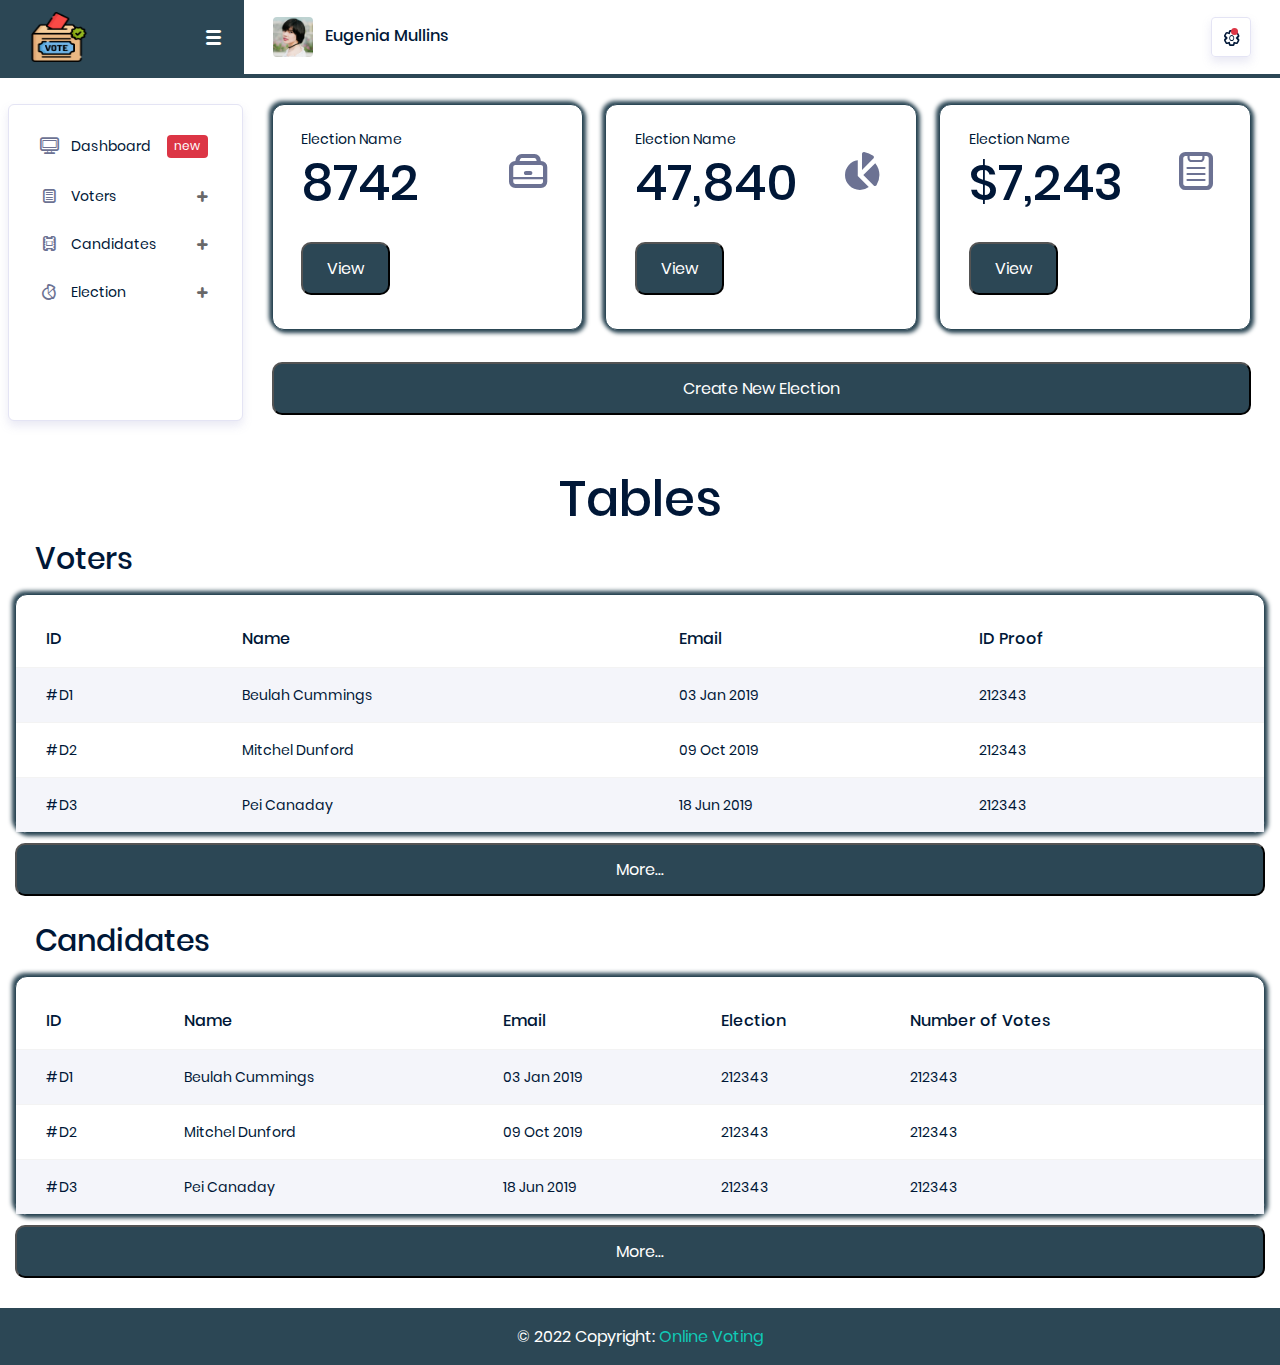
<file: Views/admin/index.html>
<?php
session_start();
if(!isset($_SESSION["userRole"])) //In Admin Page
{
  header("location: ../voter-login.php");
}
else
{
  if($_SESSION["userRole"] != 1)
  {
    header("location: ../voter-login.php");
  }
}
?>

<!DOCTYPE html>
<html lang="en">

<head>
  <!-- Required meta tags -->
  <meta charset="utf-8">
  <meta name="viewport" content="width=device-width, initial-scale=1, shrink-to-fit=no">
  <title>Fingerprint Voting</title>
  <!-- base:css -->
  <link rel="stylesheet" href="vendors/typicons/typicons.css">
  <link rel="stylesheet" href="vendors/css/vendor.bundle.base.css">
  <!-- endinject -->
  <!-- plugin css for this page -->
  <!-- End plugin css for this page -->
  <!-- inject:css -->
  <link rel="stylesheet" href="css/vertical-layout-light/style.css">
  <!-- endinject -->
  <link rel="shortcut icon" href="../images/logo1.png" />
  <style>
    .vote_btn{
    text-decoration: none;
    background-color: #2c4755;
    padding: 12px 24px;
    border-radius: 10px;
    color: white;
    transition: transform 250ms ease-in-out; 
    margin-left: auto; 
    margin-bottom: 10px;  
    margin-top: 10px;
    }
    .vote_btn:hover{
    color: #2c4755;
    background-color: white;
    box-shadow: 1px 1px 8px 1px #2c4755, -1px -1px 8px 1px #2c4755;
    }
    .card{ 
      border-radius: 12px;
      border: 1px #2c4755 solid;
      box-shadow: -2px -2px 4px 1px #2c4755, 2px 2px 4px 1px #2c4755;
    }
    .singleCard{
      margin-top: 10px;
      margin-bottom: 10px;
    }
    .card_btn{
      text-decoration: none;
      background-color: #2c4755;
      padding: 10px 22px;
      border-radius: 10px;
      color: white; 
      margin-bottom: 10px;  
      margin-top: 10px;
      width: 47%;
        }
    .card_btn:hover{
      color: #2c4755;
      background-color: white;
      box-shadow: 1px 1px 8px 1px #2c4755, -1px -1px 8px 1px #2c4755;
    }
  </style>
</head>
<body>

  <!-- _________________________________________Whole Page___________________________________________________________ -->
  <div class="container-scroller">
    <!-- partial:partials/_navbar.html -->

    <!-- &&&&&&&&&&&&&&&&&&&&&&&&&&&&&&& Start First Navbar &&&&&&&&&&&&&&&&&&&&&&&&&&&&&&&&&&& -->
    <nav class="navbar col-lg-12 col-12 p-0 fixed-top d-flex flex-row" style="border-bottom: 4px solid #2c4755 !important;">
      <div class="navbar-brand-wrapper d-flex justify-content-center" style="background: #2c4755 !important;">
        <div class="navbar-brand-inner-wrapper d-flex justify-content-between align-items-center w-100">
          <a class="navbar-brand brand-logo" href="index.php"><img src="../images/logo1.png" style="width: 60px !important; height: 50px !important;" alt="logo"/></a>
          <!-- <a class="navbar-brand brand-logo-mini" href="index.php"><img src="images/logo-mini.svg" alt="logo"/></a> -->
          <button class="navbar-toggler navbar-toggler align-self-center" type="button" data-toggle="minimize">
            <span class="typcn typcn-th-menu"></span>
          </button>
        </div>
      </div>
      
      <div class="navbar-menu-wrapper d-flex align-items-center justify-content-end">
        <ul class="navbar-nav mr-lg-2">
          <li class="nav-item nav-profile dropdown">
            <span class="nav-link" href="#" data-toggle="dropdown" id="profileDropdown">
              <img src="images/faces/face5.jpg" alt="profile"/>
              <span class="nav-profile-name">Eugenia Mullins</span>
            </span>
          </li>
        </ul>
        <ul class="navbar-nav navbar-nav-right">
          <!-- Settings Icon -->
          <li class="nav-item dropdown mr-0">
            <a class="nav-link count-indicator dropdown-toggle d-flex align-items-center justify-content-center" id="notificationDropdown" href="#" data-toggle="dropdown">
            <i class="typcn typcn-cog-outline mx-0"></i>
              <span class="count"></span>
            </a>
            <!-- Dropdown Box -->
            <div class="dropdown-menu dropdown-menu-right navbar-dropdown" aria-labelledby="profileDropdown">
              <a class="dropdown-item">
                <i class="typcn typcn-cog-outline text-primary" style="color: #2c4755 !important;"></i>
                Settings
              </a>
              <a class="dropdown-item" href="admin-logout.php">
                <i class="typcn typcn-eject text-primary" style="color: #2c4755 !important;"></i>
                Logout
              </a>
            </div>
            <!-- Dropdown Box -->
          </li>
          <!-- Settings Icon -->
        </ul>
      </div>
    </nav>
    <!-- &&&&&&&&&&&&&&&&&&&&&&&&&&&&&&& End First Navbar &&&&&&&&&&&&&&&&&&&&&&&&&&&&&&&&&&&&& -->


    <!-- ################################# Start Page Content ################################# -->
    <di v class="container-fluid page-body-wrapper" style="min-height: unset !important; max-height: 500px !important; background-color: white !important;">
    
      <!-- ======================= 1- Start Right Sidebar ======================== -->
      <div id="right-sidebar" class="settings-panel">
        <i class="settings-close typcn typcn-times"></i>
        <ul class="nav nav-tabs" id="setting-panel" role="tablist">
          <li class="nav-item">
            <a class="nav-link active" id="todo-tab" data-toggle="tab" href="#todo-section" role="tab" aria-controls="todo-section" aria-expanded="true">TO DO LIST</a>
          </li>
          <li class="nav-item">
            <a class="nav-link" id="chats-tab" data-toggle="tab" href="#chats-section" role="tab" aria-controls="chats-section">CHATS</a>
          </li>
        </ul>
        <div class="tab-content" id="setting-content">
          <div class="tab-pane fade show active scroll-wrapper" id="todo-section" role="tabpanel" aria-labelledby="todo-section">
            <div class="add-items d-flex px-3 mb-0">
              <form class="form w-100">
                <div class="form-group d-flex">
                  <input type="text" class="form-control todo-list-input" placeholder="Add To-do">
                  <button type="submit" class="add btn btn-primary todo-list-add-btn" id="add-task">Add</button>
                </div>
              </form>
            </div>
            <div class="list-wrapper px-3">
              <ul class="d-flex flex-column-reverse todo-list">
                <li>
                  <div class="form-check">
                    <label class="form-check-label">
                      <input class="checkbox" type="checkbox">
                      Team review meeting at 3.00 PM
                    </label>
                  </div>
                  <i class="remove typcn typcn-delete-outline"></i>
                </li>
                <li>
                  <div class="form-check">
                    <label class="form-check-label">
                      <input class="checkbox" type="checkbox">
                      Prepare for presentation
                    </label>
                  </div>
                  <i class="remove typcn typcn-delete-outline"></i>
                </li>
                <li>
                  <div class="form-check">
                    <label class="form-check-label">
                      <input class="checkbox" type="checkbox">
                      Resolve all the low priority tickets due today
                    </label>
                  </div>
                  <i class="remove typcn typcn-delete-outline"></i>
                </li>
                <li class="completed">
                  <div class="form-check">
                    <label class="form-check-label">
                      <input class="checkbox" type="checkbox" checked>
                      Schedule meeting for next week
                    </label>
                  </div>
                  <i class="remove typcn typcn-delete-outline"></i>
                </li>
                <li class="completed">
                  <div class="form-check">
                    <label class="form-check-label">
                      <input class="checkbox" type="checkbox" checked>
                      Project review
                    </label>
                  </div>
                  <i class="remove typcn typcn-delete-outline"></i>
                </li>
              </ul>
            </div>
            <div class="events py-4 border-bottom px-3">
              <div class="wrapper d-flex mb-2">
                <i class="typcn typcn-media-record-outline text-primary mr-2"></i>
                <span>Feb 11 2018</span>
              </div>
              <p class="mb-0 font-weight-thin text-gray">Creating component page</p>
              <p class="text-gray mb-0">build a js based app</p>
            </div>
            <div class="events pt-4 px-3">
              <div class="wrapper d-flex mb-2">
                <i class="typcn typcn-media-record-outline text-primary mr-2"></i>
                <span>Feb 7 2018</span>
              </div>
              <p class="mb-0 font-weight-thin text-gray">Meeting with Alisa</p>
              <p class="text-gray mb-0 ">Call Sarah Graves</p>
            </div>
          </div>
          <!-- To do section tab ends -->
          <div class="tab-pane fade" id="chats-section" role="tabpanel" aria-labelledby="chats-section">
            <div class="d-flex align-items-center justify-content-between border-bottom">
              <p class="settings-heading border-top-0 mb-3 pl-3 pt-0 border-bottom-0 pb-0">Friends</p>
              <small class="settings-heading border-top-0 mb-3 pt-0 border-bottom-0 pb-0 pr-3 font-weight-normal">See All</small>
            </div>
            <ul class="chat-list">
              <li class="list active">
                <div class="profile"><img src="images/faces/face1.jpg" alt="image"><span class="online"></span></div>
                <div class="info">
                  <p>Thomas Douglas</p>
                  <p>Available</p>
                </div>
                <small class="text-muted my-auto">19 min</small>
              </li>
              <li class="list">
                <div class="profile"><img src="images/faces/face2.jpg" alt="image"><span class="offline"></span></div>
                <div class="info">
                  <div class="wrapper d-flex">
                    <p>Catherine</p>
                  </div>
                  <p>Away</p>
                </div>
                <div class="badge badge-success badge-pill my-auto mx-2">4</div>
                <small class="text-muted my-auto">23 min</small>
              </li>
              <li class="list">
                <div class="profile"><img src="images/faces/face3.jpg" alt="image"><span class="online"></span></div>
                <div class="info">
                  <p>Daniel Russell</p>
                  <p>Available</p>
                </div>
                <small class="text-muted my-auto">14 min</small>
              </li>
              <li class="list">
                <div class="profile"><img src="images/faces/face4.jpg" alt="image"><span class="offline"></span></div>
                <div class="info">
                  <p>James Richardson</p>
                  <p>Away</p>
                </div>
                <small class="text-muted my-auto">2 min</small>
              </li>
              <li class="list">
                <div class="profile"><img src="images/faces/face5.jpg" alt="image"><span class="online"></span></div>
                <div class="info">
                  <p>Madeline Kennedy</p>
                  <p>Available</p>
                </div>
                <small class="text-muted my-auto">5 min</small>
              </li>
              <li class="list">
                <div class="profile"><img src="images/faces/face6.jpg" alt="image"><span class="online"></span></div>
                <div class="info">
                  <p>Sarah Graves</p>
                  <p>Available</p>
                </div>
                <small class="text-muted my-auto">47 min</small>
              </li>
            </ul>
          </div>
          <!-- chat tab ends -->
        </div>
      </div>
      <!-- ======================= End Right Sidebar ========================== -->

      <!-- ******************* 2- Start Sidebar ********************* -->
      <nav class="sidebar sidebar-offcanvas" id="sidebar" style="max-height: 400px !important; min-height: unset !important;">
        <ul class="nav">
          <li class="nav-item">
            <a class="nav-link" href="index.php">
              <i class="typcn typcn-device-desktop menu-icon"></i>
              <span class="menu-title">Dashboard</span>
              <div class="badge badge-danger">new</div>
            </a>
          </li>
          <li class="nav-item">
            <a class="nav-link" data-toggle="collapse" href="#ui-basic" aria-expanded="false" aria-controls="ui-basic">
              <i class="typcn typcn-document-text menu-icon"></i>
              <span class="menu-title">Voters</span>
              <i class="menu-arrow"></i>
            </a>
            <div class="collapse" id="ui-basic">
              <ul class="nav flex-column sub-menu">
                <li class="nav-item"> <a class="nav-link" href="admin-voters.php">Voted Users</a></li>
              </ul>
            </div>
          </li>
          <li class="nav-item">
            <a class="nav-link" data-toggle="collapse" href="#form-elements" aria-expanded="false" aria-controls="form-elements">
              <i class="typcn typcn-film menu-icon"></i>
              <span class="menu-title">Candidates</span>
              <i class="menu-arrow"></i>
            </a>
            <div class="collapse" id="form-elements">
              <ul class="nav flex-column sub-menu">
                <li class="nav-item"><a class="nav-link" href="admin-candidates.php">Add Candidate</a></li>
              </ul>
            </div>
          </li>
          <li class="nav-item">
            <a class="nav-link" data-toggle="collapse" href="#charts" aria-expanded="false" aria-controls="charts">
              <i class="typcn typcn-chart-pie-outline menu-icon"></i>
              <span class="menu-title">Election</span>
              <i class="menu-arrow"></i>
            </a>
            <div class="collapse" id="charts">
              <ul class="nav flex-column sub-menu">
                <li class="nav-item"> <a class="nav-link" href="create-election.php">Create Election</a></li>
                <li class="nav-item"> <a class="nav-link" href="../ElectionsResults.php">Election History</a></li>
              </ul>
            </div>
          </li>
        </ul>
      </nav>
      <!-- ******************* End Sidebar *********************** -->

      <!-- ======================= 3- Start Main Panel ======================= -->
      <div class="main-panel" style="min-height: unset !important; max-height: 500px !important;">
        <div class="content-wrapper">

          <div class="row">
            <div class="col-md-4 grid-margin stretch-card">
              <div class="card">
                <div class="card-body">
                  <div class="d-flex align-items-center justify-content-between justify-content-md-center justify-content-xl-between flex-wrap mb-4">
                    <div>
                      <p class="mb-2 text-md-center text-lg-left">Election Name</p>
                      <h1 class="mb-0">8742</h1>
                    </div>
                    <i class="typcn typcn-briefcase icon-xl text-secondary"></i>
                  </div>
                  <!-- <canvas id="expense-chart" height="80"></canvas> -->
                  <button class="vote_btn">View</button>
                </div>
              </div>
            </div>
            <div class="col-md-4 grid-margin stretch-card">
              <div class="card">
                <div class="card-body">
                  <div class="d-flex align-items-center justify-content-between justify-content-md-center justify-content-xl-between flex-wrap mb-4">
                    <div>
                      <p class="mb-2 text-md-center text-lg-left">Election Name</p>
                      <h1 class="mb-0">47,840</h1>
                    </div>
                    <i class="typcn typcn-chart-pie icon-xl text-secondary"></i>
                  </div>
                  <button class="vote_btn">View</button>
                </div>
              </div>
            </div>
            <div class="col-md-4 grid-margin stretch-card">
              <div class="card">
                <div class="card-body">
                  <div class="d-flex align-items-center justify-content-between justify-content-md-center justify-content-xl-between flex-wrap mb-4">
                    <div>
                      <p class="mb-2 text-md-center text-lg-left">Election Name</p>
                      <h1 class="mb-0">$7,243</h1>
                    </div>
                    <i class="typcn typcn-clipboard icon-xl text-secondary"></i>
                  </div>
                  <button class="vote_btn">View</button>
                </div>
              </div>
            </div>
          </div>
          <div>
            <a href="create-election.php"><button class="vote_btn col-md-12">Create New Election</button></a>  
          </div>
        </div>
        <!-- content-wrapper ends -->
      </div>
      <!-- ======================= End Main Panel ========================= -->
      
    </div>
    <!-- ################################## End Page Content ################################## -->
  </div>
    
    
    <!-- Tables -->
    <h1 style="text-align: center; margin-top: 20px;">Tables</h1>
    <div style="padding-left: 15px; padding-right: 15px; margin-left: auto; margin-right: auto;">
      <h3 style="margin: 20px;">Voters</h3>
      <div class="row">
        <div class="col-md-12">
              <div class="card">
                <div class="table-responsive pt-3">
                  <table class="table table-striped project-orders-table">
                    <thead>
                      <tr>
                        <th class="ml-5">ID</th>
                        <th>Name</th>
                        <th>Email</th>
                        <th>ID Proof</th>
                      </tr>
                    </thead>
                    <tbody>
                      <tr>
                        <td>#D1</td>
                        <td>Beulah Cummings</td>
                        <td>03 Jan 2019</td>
                        <td>212343</td>
                      </tr>
                      <tr>
                        <td>#D2</td>
                        <td>Mitchel Dunford</td>
                        <td>09 Oct 2019</td>
                        <td>212343</td>
                      </tr>
                      <tr>
                        <td>#D3</td>
                        <td>Pei Canaday</td>
                        <td>18 Jun 2019</td>
                        <td>212343</td>
                      </tr>
                    </tbody>
                  </table>
                </div>
              </div>
        </div>
      </div>
      <a href="admin-voters.php"><button class="vote_btn col-md-12">More...</button></a> 

      <h3 style="margin: 20px;">Candidates</h3>
      <div class="row">
        <div class="col-md-12">
              <div class="card">
                <div class="table-responsive pt-3">
                  <table class="table table-striped project-orders-table">
                    <thead>
                      <tr>
                        <th class="ml-5">ID</th>
                        <th>Name</th>
                        <th>Email</th>
                        <th>Election</th>
                        <th>Number of Votes</th>
                      </tr>
                    </thead>
                    <tbody>
                      <tr>
                        <td>#D1</td>
                        <td>Beulah Cummings</td>
                        <td>03 Jan 2019</td>
                        <td>212343</td>
                        <td>212343</td>
                      </tr>
                      <tr>
                        <td>#D2</td>
                        <td>Mitchel Dunford</td>
                        <td>09 Oct 2019</td>
                        <td>212343</td>
                        <td>212343</td>
                      </tr>
                      <tr>
                        <td>#D3</td>
                        <td>Pei Canaday</td>
                        <td>18 Jun 2019</td>
                        <td>212343</td>
                        <td>212343</td>
                      </tr>
                    </tbody>
                  </table>
                </div>
              </div>
        </div>
      </div>
      <a href="admin-candidates.php"><button class="vote_btn col-md-12">More...</button></a> 
    </div>
    
    <!-- Tables -->


    <!-- Footer -->
    <footer class="text-center text-lg-start" style="background-color: #2c4755; margin-top: 20px;">
        <!-- Copyright -->
        <div class="text-center p-3" style="color: white;">
          © 2022 Copyright:
          <a class="" href="" style="color: #10cab7;">Online Voting</a>
        </div>
        <!-- Copyright -->
      </footer>
    <!-- Footer -->
  <!-- _________________________________________Whole Page___________________________________________________________ -->

  <!-- base:js -->
  <script src="vendors/js/vendor.bundle.base.js"></script>
  <!-- endinject -->
  <!-- Plugin js for this page-->
  <script src="vendors/chart.js/Chart.min.js"></script>
  <!-- End plugin js for this page-->
  <!-- inject:js -->
  <script src="js/off-canvas.js"></script>
  <script src="js/hoverable-collapse.js"></script>
  <script src="js/template.js"></script>
  <script src="js/settings.js"></script>
  <script src="js/todolist.js"></script>
  <!-- endinject -->
  <!-- Custom js for this page-->
  <script src="js/dashboard.js"></script>
  <!-- End custom js for this page-->
</body>

</html>
</file>
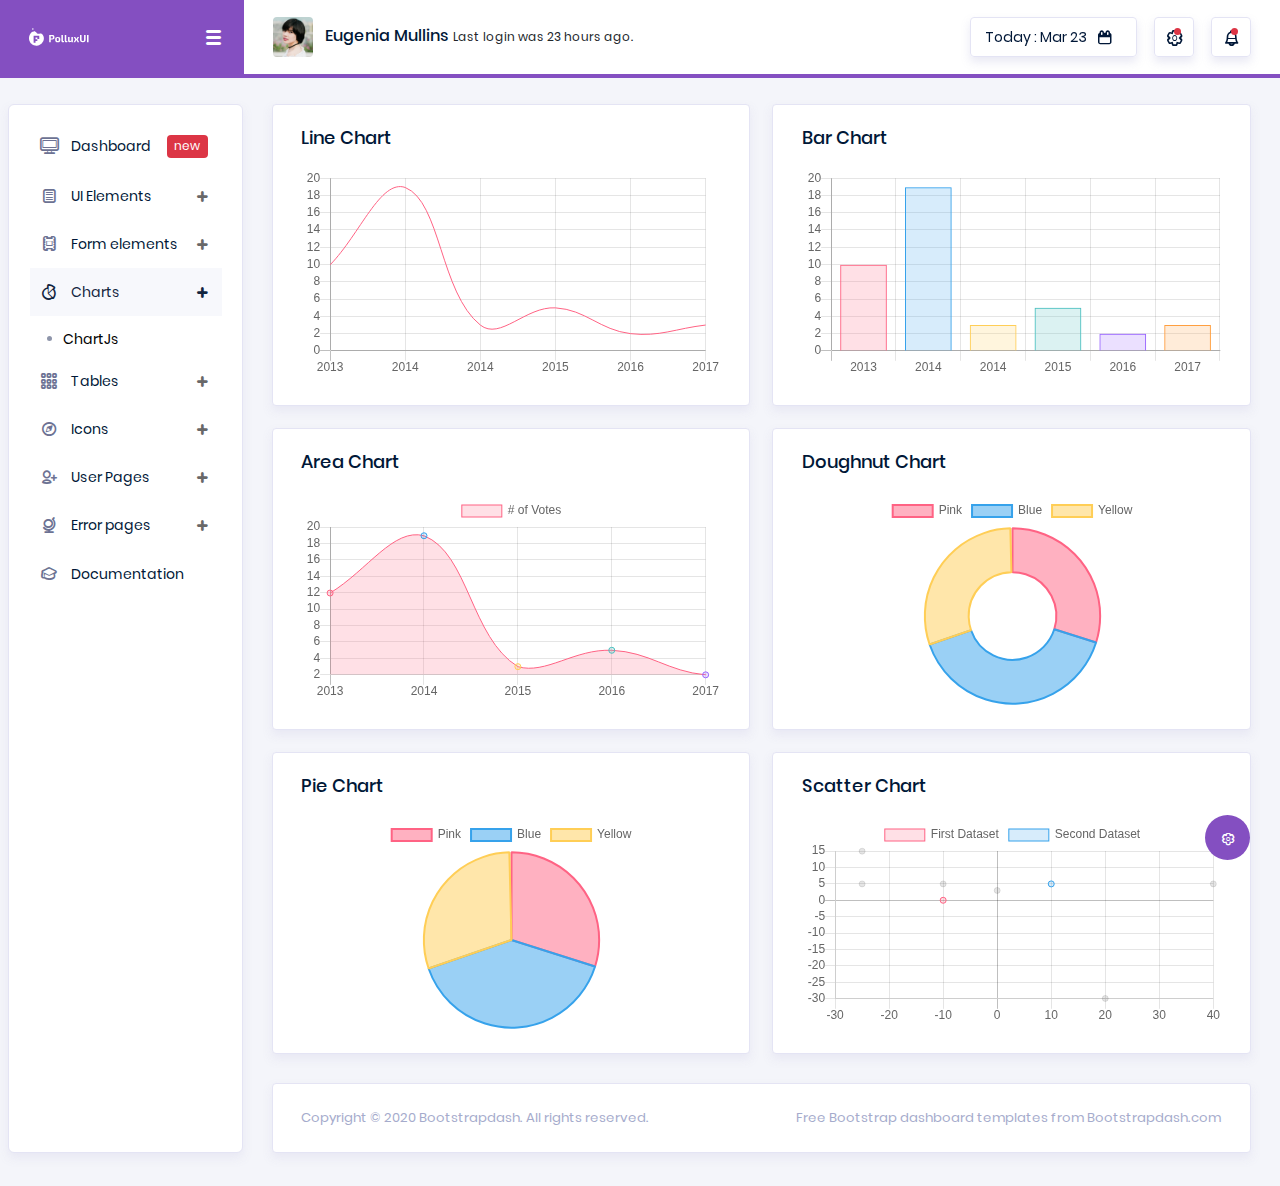
<file: Views/admin/pages/charts/chartjs.html>
<!DOCTYPE html>
<html lang="en">

<head>
  <!-- Required meta tags -->
  <meta charset="utf-8">
  <meta name="viewport" content="width=device-width, initial-scale=1, shrink-to-fit=no">
  <title>PolluxUI Admin</title>
  <!-- base:css -->
  <link rel="stylesheet" href="../../vendors/typicons/typicons.css">
  <link rel="stylesheet" href="../../vendors/css/vendor.bundle.base.css">
  <!-- endinject -->
  <!-- inject:css -->
  <link rel="stylesheet" href="../../css/vertical-layout-light/style.css">
  <!-- endinject -->
  <link rel="shortcut icon" href="../../images/favicon.png" />
</head>

<body>
  <div class="container-scroller">
    <!-- partial:../../partials/_navbar.html -->
    <nav class="navbar col-lg-12 col-12 p-0 fixed-top d-flex flex-row">
      <div class="navbar-brand-wrapper d-flex justify-content-center">
        <div class="navbar-brand-inner-wrapper d-flex justify-content-between align-items-center w-100">
          <a class="navbar-brand brand-logo" href="../../index.html"><img src="../../images/logo.svg" alt="logo"/></a>
          <a class="navbar-brand brand-logo-mini" href="../../index.html"><img src="../../images/logo-mini.svg" alt="logo"/></a>
          <button class="navbar-toggler navbar-toggler align-self-center" type="button" data-toggle="minimize">
            <span class="typcn typcn-th-menu"></span>
          </button>
        </div>
      </div>
      <div class="navbar-menu-wrapper d-flex align-items-center justify-content-end">
        <ul class="navbar-nav mr-lg-2">
          <li class="nav-item nav-profile dropdown">
            <a class="nav-link" href="#" data-toggle="dropdown" id="profileDropdown">
              <img src="../../images/faces/face5.jpg" alt="profile"/>
              <span class="nav-profile-name">Eugenia Mullins</span>
            </a>
            <div class="dropdown-menu dropdown-menu-right navbar-dropdown" aria-labelledby="profileDropdown">
              <a class="dropdown-item">
                <i class="typcn typcn-cog-outline text-primary"></i>
                Settings
              </a>
              <a class="dropdown-item">
                <i class="typcn typcn-eject text-primary"></i>
                Logout
              </a>
            </div>
          </li>
          <li class="nav-item nav-user-status dropdown">
              <p class="mb-0">Last login was 23 hours ago.</p>
          </li>
        </ul>
        <ul class="navbar-nav navbar-nav-right">
          <li class="nav-item nav-date dropdown">
            <a class="nav-link d-flex justify-content-center align-items-center" href="javascript:;">
              <h6 class="date mb-0">Today : Mar 23</h6>
              <i class="typcn typcn-calendar"></i>
            </a>
          </li>
          <li class="nav-item dropdown">
            <a class="nav-link count-indicator dropdown-toggle d-flex justify-content-center align-items-center" id="messageDropdown" href="#" data-toggle="dropdown">
              <i class="typcn typcn-cog-outline mx-0"></i>
              <span class="count"></span>
            </a>
            <div class="dropdown-menu dropdown-menu-right navbar-dropdown preview-list" aria-labelledby="messageDropdown">
              <p class="mb-0 font-weight-normal float-left dropdown-header">Messages</p>
              <a class="dropdown-item preview-item">
                <div class="preview-thumbnail">
                    <img src="../../images/faces/face4.jpg" alt="image" class="profile-pic">
                </div>
                <div class="preview-item-content flex-grow">
                  <h6 class="preview-subject ellipsis font-weight-normal">David Grey
                  </h6>
                  <p class="font-weight-light small-text text-muted mb-0">
                    The meeting is cancelled
                  </p>
                </div>
              </a>
              <a class="dropdown-item preview-item">
                <div class="preview-thumbnail">
                    <img src="../../images/faces/face2.jpg" alt="image" class="profile-pic">
                </div>
                <div class="preview-item-content flex-grow">
                  <h6 class="preview-subject ellipsis font-weight-normal">Tim Cook
                  </h6>
                  <p class="font-weight-light small-text text-muted mb-0">
                    New product launch
                  </p>
                </div>
              </a>
              <a class="dropdown-item preview-item">
                <div class="preview-thumbnail">
                    <img src="../../images/faces/face3.jpg" alt="image" class="profile-pic">
                </div>
                <div class="preview-item-content flex-grow">
                  <h6 class="preview-subject ellipsis font-weight-normal"> Johnson
                  </h6>
                  <p class="font-weight-light small-text text-muted mb-0">
                    Upcoming board meeting
                  </p>
                </div>
              </a>
            </div>
          </li>
          <li class="nav-item dropdown mr-0">
            <a class="nav-link count-indicator dropdown-toggle d-flex align-items-center justify-content-center" id="notificationDropdown" href="#" data-toggle="dropdown">
              <i class="typcn typcn-bell mx-0"></i>
              <span class="count"></span>
            </a>
            <div class="dropdown-menu dropdown-menu-right navbar-dropdown preview-list" aria-labelledby="notificationDropdown">
              <p class="mb-0 font-weight-normal float-left dropdown-header">Notifications</p>
              <a class="dropdown-item preview-item">
                <div class="preview-thumbnail">
                  <div class="preview-icon bg-success">
                    <i class="typcn typcn-info mx-0"></i>
                  </div>
                </div>
                <div class="preview-item-content">
                  <h6 class="preview-subject font-weight-normal">Application Error</h6>
                  <p class="font-weight-light small-text mb-0 text-muted">
                    Just now
                  </p>
                </div>
              </a>
              <a class="dropdown-item preview-item">
                <div class="preview-thumbnail">
                  <div class="preview-icon bg-warning">
                    <i class="typcn typcn-cog-outline mx-0"></i>
                  </div>
                </div>
                <div class="preview-item-content">
                  <h6 class="preview-subject font-weight-normal">Settings</h6>
                  <p class="font-weight-light small-text mb-0 text-muted">
                    Private message
                  </p>
                </div>
              </a>
              <a class="dropdown-item preview-item">
                <div class="preview-thumbnail">
                  <div class="preview-icon bg-info">
                    <i class="typcn typcn-user mx-0"></i> 
                  </div>
                </div>
                <div class="preview-item-content">
                  <h6 class="preview-subject font-weight-normal">New user registration</h6>
                  <p class="font-weight-light small-text mb-0 text-muted">
                    2 days ago
                  </p>
                </div>
              </a>
            </div>
          </li>
        </ul>
        <button class="navbar-toggler navbar-toggler-right d-lg-none align-self-center" type="button" data-toggle="offcanvas">
          <span class="typcn typcn-th-menu"></span>
        </button>
      </div>
    </nav>
    <!-- partial -->
    <div class="container-fluid page-body-wrapper">
      <!-- partial:../../partials/_settings-panel.html -->
      <div class="theme-setting-wrapper">
        <div id="settings-trigger"><i class="typcn typcn-cog-outline"></i></div>
        <div id="theme-settings" class="settings-panel">
          <i class="settings-close typcn typcn-times"></i>
          <p class="settings-heading">SIDEBAR SKINS</p>
          <div class="sidebar-bg-options selected" id="sidebar-light-theme"><div class="img-ss rounded-circle bg-light border mr-3"></div>Light</div>
          <div class="sidebar-bg-options" id="sidebar-dark-theme"><div class="img-ss rounded-circle bg-dark border mr-3"></div>Dark</div>
          <p class="settings-heading mt-2">HEADER SKINS</p>
          <div class="color-tiles mx-0 px-4">
            <div class="tiles success"></div>
            <div class="tiles warning"></div>
            <div class="tiles danger"></div>
            <div class="tiles info"></div>
            <div class="tiles dark"></div>
            <div class="tiles default"></div>
          </div>
        </div>
      </div>
      <div id="right-sidebar" class="settings-panel">
        <i class="settings-close typcn typcn-times"></i>
        <ul class="nav nav-tabs" id="setting-panel" role="tablist">
          <li class="nav-item">
            <a class="nav-link active" id="todo-tab" data-toggle="tab" href="#todo-section" role="tab" aria-controls="todo-section" aria-expanded="true">TO DO LIST</a>
          </li>
          <li class="nav-item">
            <a class="nav-link" id="chats-tab" data-toggle="tab" href="#chats-section" role="tab" aria-controls="chats-section">CHATS</a>
          </li>
        </ul>
        <div class="tab-content" id="setting-content">
          <div class="tab-pane fade show active scroll-wrapper" id="todo-section" role="tabpanel" aria-labelledby="todo-section">
            <div class="add-items d-flex px-3 mb-0">
              <form class="form w-100">
                <div class="form-group d-flex">
                  <input type="text" class="form-control todo-list-input" placeholder="Add To-do">
                  <button type="submit" class="add btn btn-primary todo-list-add-btn" id="add-task">Add</button>
                </div>
              </form>
            </div>
            <div class="list-wrapper px-3">
              <ul class="d-flex flex-column-reverse todo-list">
                <li>
                  <div class="form-check">
                    <label class="form-check-label">
                      <input class="checkbox" type="checkbox">
                      Team review meeting at 3.00 PM
                    </label>
                  </div>
                  <i class="remove typcn typcn-delete-outline"></i>
                </li>
                <li>
                  <div class="form-check">
                    <label class="form-check-label">
                      <input class="checkbox" type="checkbox">
                      Prepare for presentation
                    </label>
                  </div>
                  <i class="remove typcn typcn-delete-outline"></i>
                </li>
                <li>
                  <div class="form-check">
                    <label class="form-check-label">
                      <input class="checkbox" type="checkbox">
                      Resolve all the low priority tickets due today
                    </label>
                  </div>
                  <i class="remove typcn typcn-delete-outline"></i>
                </li>
                <li class="completed">
                  <div class="form-check">
                    <label class="form-check-label">
                      <input class="checkbox" type="checkbox" checked>
                      Schedule meeting for next week
                    </label>
                  </div>
                  <i class="remove typcn typcn-delete-outline"></i>
                </li>
                <li class="completed">
                  <div class="form-check">
                    <label class="form-check-label">
                      <input class="checkbox" type="checkbox" checked>
                      Project review
                    </label>
                  </div>
                  <i class="remove typcn typcn-delete-outline"></i>
                </li>
              </ul>
            </div>
            <div class="events py-4 border-bottom px-3">
              <div class="wrapper d-flex mb-2">
                <i class="typcn typcn-media-record-outline text-primary mr-2"></i>
                <span>Feb 11 2018</span>
              </div>
              <p class="mb-0 font-weight-thin text-gray">Creating component page</p>
              <p class="text-gray mb-0">build a js based app</p>
            </div>
            <div class="events pt-4 px-3">
              <div class="wrapper d-flex mb-2">
                <i class="typcn typcn-media-record-outline text-primary mr-2"></i>
                <span>Feb 7 2018</span>
              </div>
              <p class="mb-0 font-weight-thin text-gray">Meeting with Alisa</p>
              <p class="text-gray mb-0 ">Call Sarah Graves</p>
            </div>
          </div>
          <!-- To do section tab ends -->
          <div class="tab-pane fade" id="chats-section" role="tabpanel" aria-labelledby="chats-section">
            <div class="d-flex align-items-center justify-content-between border-bottom">
              <p class="settings-heading border-top-0 mb-3 pl-3 pt-0 border-bottom-0 pb-0">Friends</p>
              <small class="settings-heading border-top-0 mb-3 pt-0 border-bottom-0 pb-0 pr-3 font-weight-normal">See All</small>
            </div>
            <ul class="chat-list">
              <li class="list active">
                <div class="profile"><img src="../../images/faces/face1.jpg" alt="image"><span class="online"></span></div>
                <div class="info">
                  <p>Thomas Douglas</p>
                  <p>Available</p>
                </div>
                <small class="text-muted my-auto">19 min</small>
              </li>
              <li class="list">
                <div class="profile"><img src="../../images/faces/face2.jpg" alt="image"><span class="offline"></span></div>
                <div class="info">
                  <div class="wrapper d-flex">
                    <p>Catherine</p>
                  </div>
                  <p>Away</p>
                </div>
                <div class="badge badge-success badge-pill my-auto mx-2">4</div>
                <small class="text-muted my-auto">23 min</small>
              </li>
              <li class="list">
                <div class="profile"><img src="../../images/faces/face3.jpg" alt="image"><span class="online"></span></div>
                <div class="info">
                  <p>Daniel Russell</p>
                  <p>Available</p>
                </div>
                <small class="text-muted my-auto">14 min</small>
              </li>
              <li class="list">
                <div class="profile"><img src="../../images/faces/face4.jpg" alt="image"><span class="offline"></span></div>
                <div class="info">
                  <p>James Richardson</p>
                  <p>Away</p>
                </div>
                <small class="text-muted my-auto">2 min</small>
              </li>
              <li class="list">
                <div class="profile"><img src="../../images/faces/face5.jpg" alt="image"><span class="online"></span></div>
                <div class="info">
                  <p>Madeline Kennedy</p>
                  <p>Available</p>
                </div>
                <small class="text-muted my-auto">5 min</small>
              </li>
              <li class="list">
                <div class="profile"><img src="../../images/faces/face6.jpg" alt="image"><span class="online"></span></div>
                <div class="info">
                  <p>Sarah Graves</p>
                  <p>Available</p>
                </div>
                <small class="text-muted my-auto">47 min</small>
              </li>
            </ul>
          </div>
          <!-- chat tab ends -->
        </div>
      </div>
      <!-- partial -->
      <!-- partial:../../partials/_sidebar.html -->
      <nav class="sidebar sidebar-offcanvas" id="sidebar">
        <ul class="nav">
          <li class="nav-item">
            <a class="nav-link" href="../../index.html">
              <i class="typcn typcn-device-desktop menu-icon"></i>
              <span class="menu-title">Dashboard</span>
              <div class="badge badge-danger">new</div>
            </a>
          </li>
          <li class="nav-item">
            <a class="nav-link" data-toggle="collapse" href="#ui-basic" aria-expanded="false" aria-controls="ui-basic">
              <i class="typcn typcn-document-text menu-icon"></i>
              <span class="menu-title">UI Elements</span>
              <i class="menu-arrow"></i>
            </a>
            <div class="collapse" id="ui-basic">
              <ul class="nav flex-column sub-menu">
                <li class="nav-item"> <a class="nav-link" href="../../pages/ui-features/buttons.html">Buttons</a></li>
                <li class="nav-item"> <a class="nav-link" href="../../pages/ui-features/dropdowns.html">Dropdowns</a></li>
                <li class="nav-item"> <a class="nav-link" href="../../pages/ui-features/typography.html">Typography</a></li>
              </ul>
            </div>
          </li>
          <li class="nav-item">
            <a class="nav-link" data-toggle="collapse" href="#form-elements" aria-expanded="false" aria-controls="form-elements">
              <i class="typcn typcn-film menu-icon"></i>
              <span class="menu-title">Form elements</span>
              <i class="menu-arrow"></i>
            </a>
            <div class="collapse" id="form-elements">
              <ul class="nav flex-column sub-menu">
                <li class="nav-item"><a class="nav-link" href="../../pages/forms/basic_elements.html">Basic Elements</a></li>
              </ul>
            </div>
          </li>
          <li class="nav-item">
            <a class="nav-link" data-toggle="collapse" href="#charts" aria-expanded="false" aria-controls="charts">
              <i class="typcn typcn-chart-pie-outline menu-icon"></i>
              <span class="menu-title">Charts</span>
              <i class="menu-arrow"></i>
            </a>
            <div class="collapse" id="charts">
              <ul class="nav flex-column sub-menu">
                <li class="nav-item"> <a class="nav-link" href="../../pages/charts/chartjs.html">ChartJs</a></li>
              </ul>
            </div>
          </li>
          <li class="nav-item">
            <a class="nav-link" data-toggle="collapse" href="#tables" aria-expanded="false" aria-controls="tables">
              <i class="typcn typcn-th-small-outline menu-icon"></i>
              <span class="menu-title">Tables</span>
              <i class="menu-arrow"></i>
            </a>
            <div class="collapse" id="tables">
              <ul class="nav flex-column sub-menu">
                <li class="nav-item"> <a class="nav-link" href="../../pages/tables/basic-table.html">Basic table</a></li>
              </ul>
            </div>
          </li>
          <li class="nav-item">
            <a class="nav-link" data-toggle="collapse" href="#icons" aria-expanded="false" aria-controls="icons">
              <i class="typcn typcn-compass menu-icon"></i>
              <span class="menu-title">Icons</span>
              <i class="menu-arrow"></i>
            </a>
            <div class="collapse" id="icons">
              <ul class="nav flex-column sub-menu">
                <li class="nav-item"> <a class="nav-link" href="../../pages/icons/mdi.html">Mdi icons</a></li>
              </ul>
            </div>
          </li>
          <li class="nav-item">
            <a class="nav-link" data-toggle="collapse" href="#auth" aria-expanded="false" aria-controls="auth">
              <i class="typcn typcn-user-add-outline menu-icon"></i>
              <span class="menu-title">User Pages</span>
              <i class="menu-arrow"></i>
            </a>
            <div class="collapse" id="auth">
              <ul class="nav flex-column sub-menu">
                <li class="nav-item"> <a class="nav-link" href="../../pages/samples/login.html"> Login </a></li>
                <li class="nav-item"> <a class="nav-link" href="../../pages/samples/register.html"> Register </a></li>
              </ul>
            </div>
          </li>
          <li class="nav-item">
            <a class="nav-link" data-toggle="collapse" href="#error" aria-expanded="false" aria-controls="error">
              <i class="typcn typcn-globe-outline menu-icon"></i>
              <span class="menu-title">Error pages</span>
              <i class="menu-arrow"></i>
            </a>
            <div class="collapse" id="error">
              <ul class="nav flex-column sub-menu">
                <li class="nav-item"> <a class="nav-link" href="../../pages/samples/error-404.html"> 404 </a></li>
                <li class="nav-item"> <a class="nav-link" href="../../pages/samples/error-500.html"> 500 </a></li>
              </ul>
            </div>
          </li>
          <li class="nav-item">
            <a class="nav-link" href="https://bootstrapdash.com/demo/polluxui-free/docs/documentation.html">
              <i class="typcn typcn-mortar-board menu-icon"></i>
              <span class="menu-title">Documentation</span>
            </a>
          </li>
        </ul>
      </nav>
      <!-- partial -->
      <div class="main-panel">
        <div class="content-wrapper">
          <div class="row">
            <div class="col-lg-6 grid-margin stretch-card">
              <div class="card">
                <div class="card-body">
                  <h4 class="card-title">Line chart</h4>
                  <canvas id="lineChart"></canvas>
                </div>
              </div>
            </div>
            <div class="col-lg-6 grid-margin stretch-card">
              <div class="card">
                <div class="card-body">
                  <h4 class="card-title">Bar chart</h4>
                  <canvas id="barChart"></canvas>
                </div>
              </div>
            </div>
          </div>
          <div class="row">
            <div class="col-lg-6 grid-margin stretch-card">
              <div class="card">
                <div class="card-body">
                  <h4 class="card-title">Area chart</h4>
                  <canvas id="areaChart"></canvas>
                </div>
              </div>
            </div>
            <div class="col-lg-6 grid-margin stretch-card">
              <div class="card">
                <div class="card-body">
                  <h4 class="card-title">Doughnut chart</h4>
                  <canvas id="doughnutChart"></canvas>
                </div>
              </div>
            </div>
          </div>
          <div class="row">
            <div class="col-lg-6 grid-margin grid-margin-lg-0 stretch-card">
              <div class="card">
                <div class="card-body">
                  <h4 class="card-title">Pie chart</h4>
                  <canvas id="pieChart"></canvas>
                </div>
              </div>
            </div>
            <div class="col-lg-6 grid-margin grid-margin-lg-0 stretch-card">
              <div class="card">
                <div class="card-body">
                  <h4 class="card-title">Scatter chart</h4>
                  <canvas id="scatterChart"></canvas>
                </div>
              </div>
            </div>
          </div>
        </div>
        <!-- content-wrapper ends -->
        <!-- partial:../../partials/_footer.html -->
        <footer class="footer">
            <div class="card">
                <div class="card-body">
                    <div class="d-sm-flex justify-content-center justify-content-sm-between">
                        <span class="text-muted text-center text-sm-left d-block d-sm-inline-block">Copyright © 2020 <a href="https://www.bootstrapdash.com/" class="text-muted" target="_blank">Bootstrapdash</a>. All rights reserved.</span>
                        <span class="float-none float-sm-right d-block mt-1 mt-sm-0 text-center text-muted">Free <a href="https://www.bootstrapdash.com/" class="text-muted" target="_blank">Bootstrap dashboard</a> templates from Bootstrapdash.com</span>
                    </div>
                </div>    
            </div>        
        </footer>
        <!-- partial -->
      </div>
      <!-- main-panel ends -->
    </div>
    <!-- page-body-wrapper ends -->
  </div>
  <!-- container-scroller -->
  <!-- base:js -->
  <script src="../../vendors/js/vendor.bundle.base.js"></script>
  <!-- endinject -->
  <!-- inject:js -->
  <script src="../../js/off-canvas.js"></script>
  <script src="../../js/hoverable-collapse.js"></script>
  <script src="../../js/template.js"></script>
  <script src="../../js/settings.js"></script>
  <script src="../../js/todolist.js"></script>
  <!-- endinject -->
  <!-- plugin js for this page -->
  <script src="../../vendors/chart.js/Chart.min.js"></script>
  <!-- End plugin js for this page -->
  <!-- Custom js for this page-->
  <script src="../../js/chart.js"></script>
  <!-- End custom js for this page-->
</body>

</html>
</file>
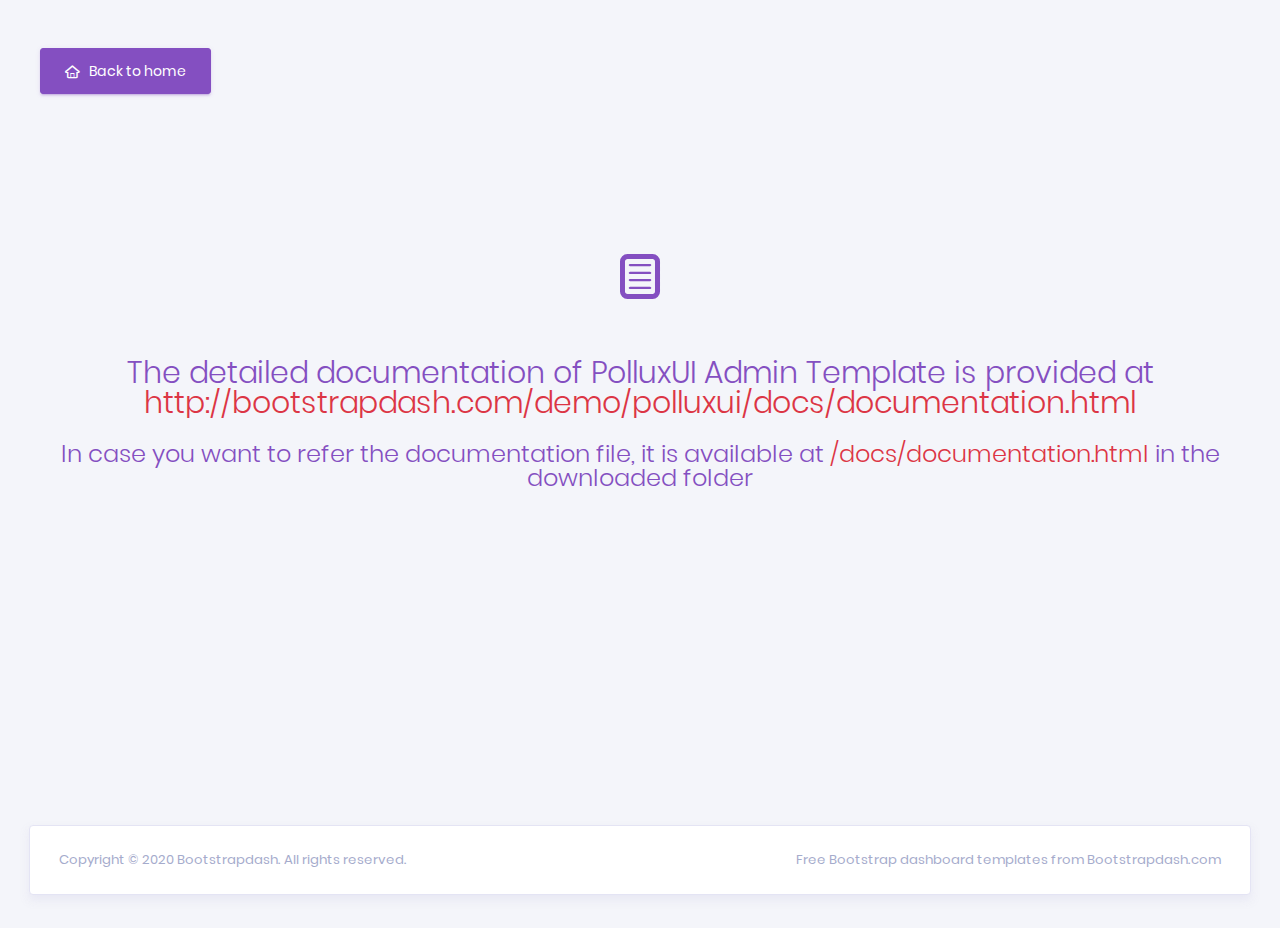
<file: Views/admin/pages/documentation/documentation.html>
<!DOCTYPE html>
<html lang="en">

<head>
  <!-- Required meta tags -->
  <meta charset="utf-8">
  <meta name="viewport" content="width=device-width, initial-scale=1, shrink-to-fit=no">
  <title>PolluxUI Admin Dashboard</title>
  <!-- base:css -->
  <link rel="stylesheet" href="../../vendors/typicons/typicons.css">
  <link rel="stylesheet" href="../../vendors/css/vendor.bundle.base.css">
  <!-- endinject -->
  <!-- plugin css for this page -->
  <!-- End plugin css for this page -->
  <!-- inject:css -->
  <link rel="stylesheet" href="../../css/vertical-layout-light/style.css">
  <!-- endinject -->
  <link rel="shortcut icon" href="../../images/favicon.png" />
</head>

<body>
    <div class=" container-scroller">
        <div class="container-fluid page-body-wrapper full-page-wrapper">
          <div class="main-panel w-100  documentation">
            <div class="content-wrapper">
              <div class="container-fluid">
                <div class="row">
                  <div class="col-12 pt-5">
                    <a class="btn btn-primary" href="../../index.html"><i class="typcn typcn-home-outline mr-2"></i>Back to home</a>
                  </div>
                </div>
                <div class="row pt-5 mt-5">
                  <div class="col-12 pt-5 text-center">
                    <i class="text-primary typcn icon-default typcn-document-text display-1"></i>
                    <h3 class="text-primary font-weight-light mt-5">
                      The detailed documentation of PolluxUI Admin Template is provided at 
                      <a href="http://bootstrapdash.com/demo/polluxui/docs/documentation.html" target="_blank" class="text-danger d-block text-truncate">
                        http://bootstrapdash.com/demo/polluxui/docs/documentation.html
                      </a>
                    </h3>
                    <h4 class="mt-4 font-weight-light text-primary">
                      In case you want to refer the documentation file, it is available at 
                      <span class="text-danger">/docs/documentation.html</span> 
                      in the downloaded folder
                    </h4>
                  </div>
                </div>
              </div>
            </div>
            <!-- partial:../../partials/_footer.html -->
            <footer class="footer">
            <div class="card">
                <div class="card-body">
                    <div class="d-sm-flex justify-content-center justify-content-sm-between">
                        <span class="text-muted text-center text-sm-left d-block d-sm-inline-block">Copyright © 2020 <a href="https://www.bootstrapdash.com/" class="text-muted" target="_blank">Bootstrapdash</a>. All rights reserved.</span>
                        <span class="float-none float-sm-right d-block mt-1 mt-sm-0 text-center text-muted">Free <a href="https://www.bootstrapdash.com/" class="text-muted" target="_blank">Bootstrap dashboard</a> templates from Bootstrapdash.com</span>
                    </div>
                </div>    
            </div>        
        </footer>
            <!-- partial -->
          </div>
        </div>
      </div>
<!-- base:js -->
<script src="../../vendors/js/vendor.bundle.base.js"></script>
<!-- endinject -->
<!-- inject:js -->
<script src="../../js/off-canvas.js"></script>
<script src="../../js/hoverable-collapse.js"></script>
<script src="../../js/template.js"></script>
<script src="../../js/settings.js"></script>
<script src="../../js/todolist.js"></script>
<!-- endinject -->
<!-- Custom js for this page-->
<!-- End custom js for this page-->
</body>

</html>
</file>
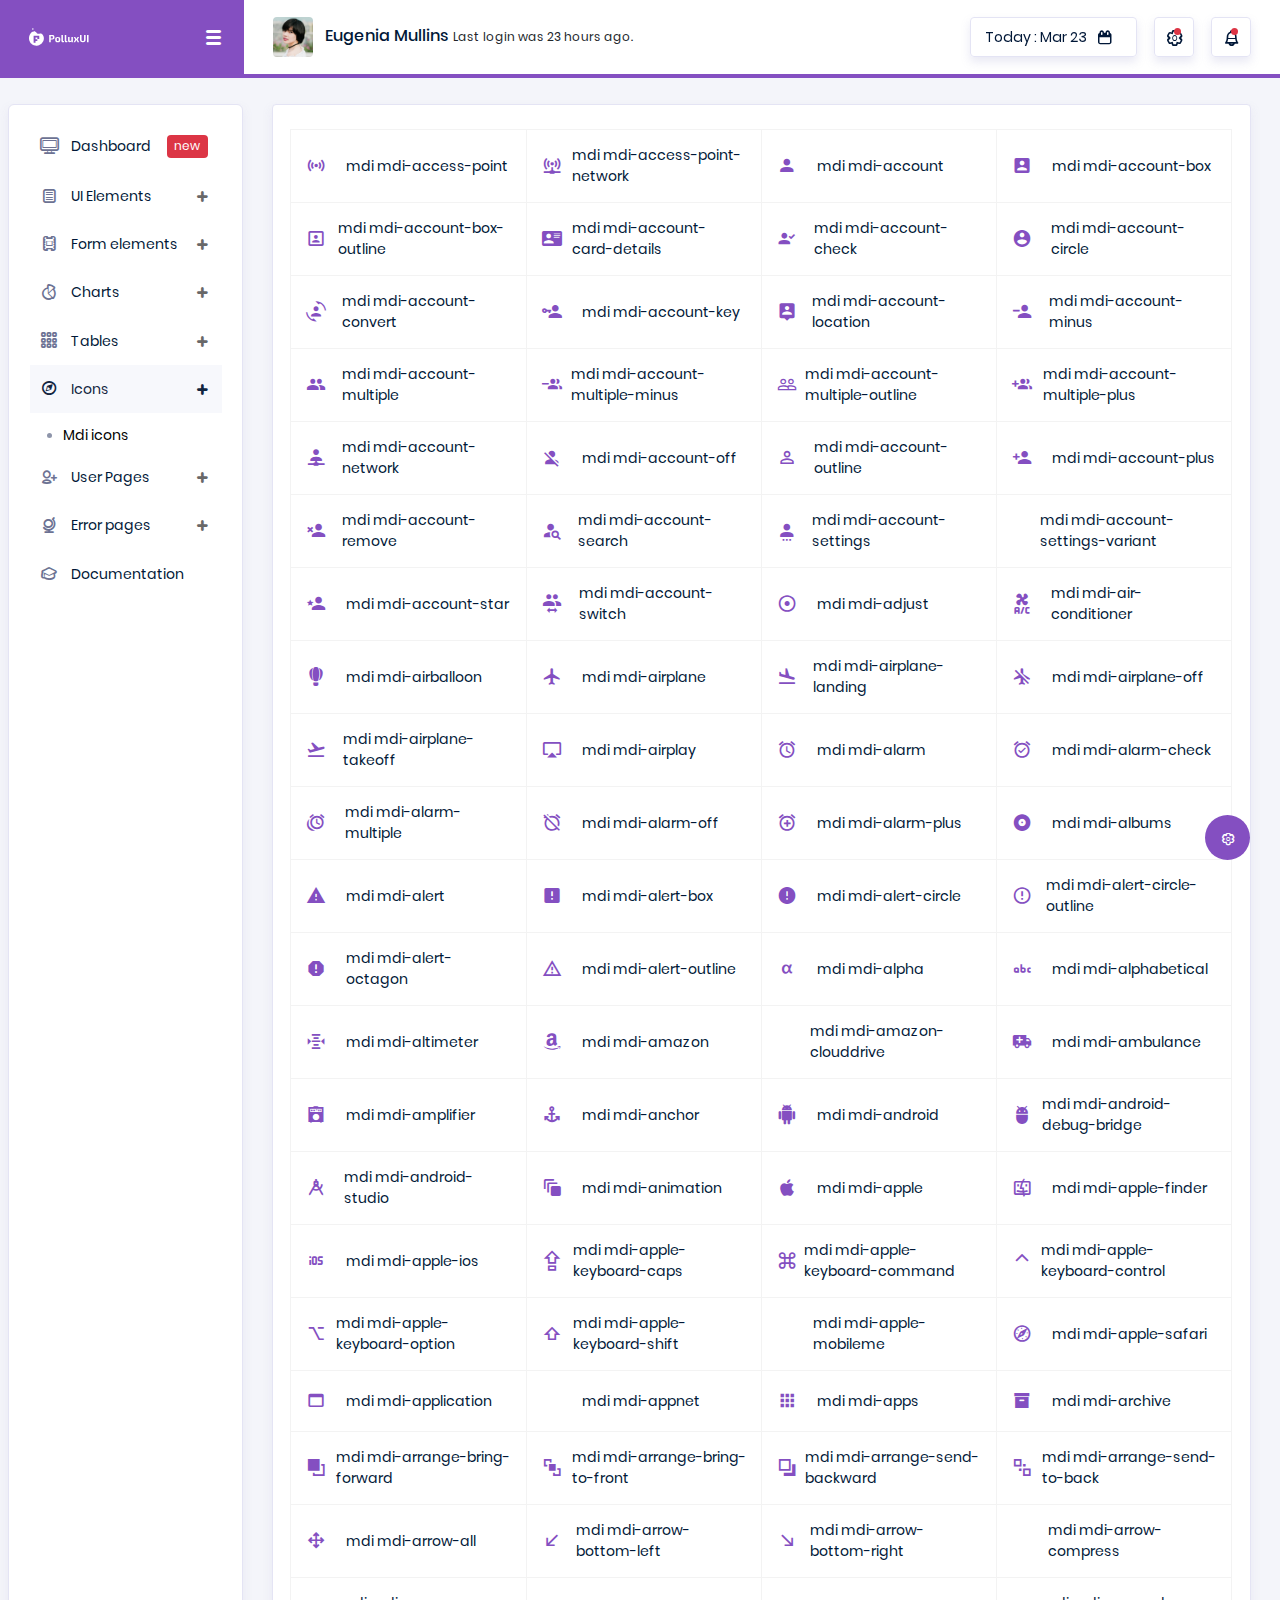
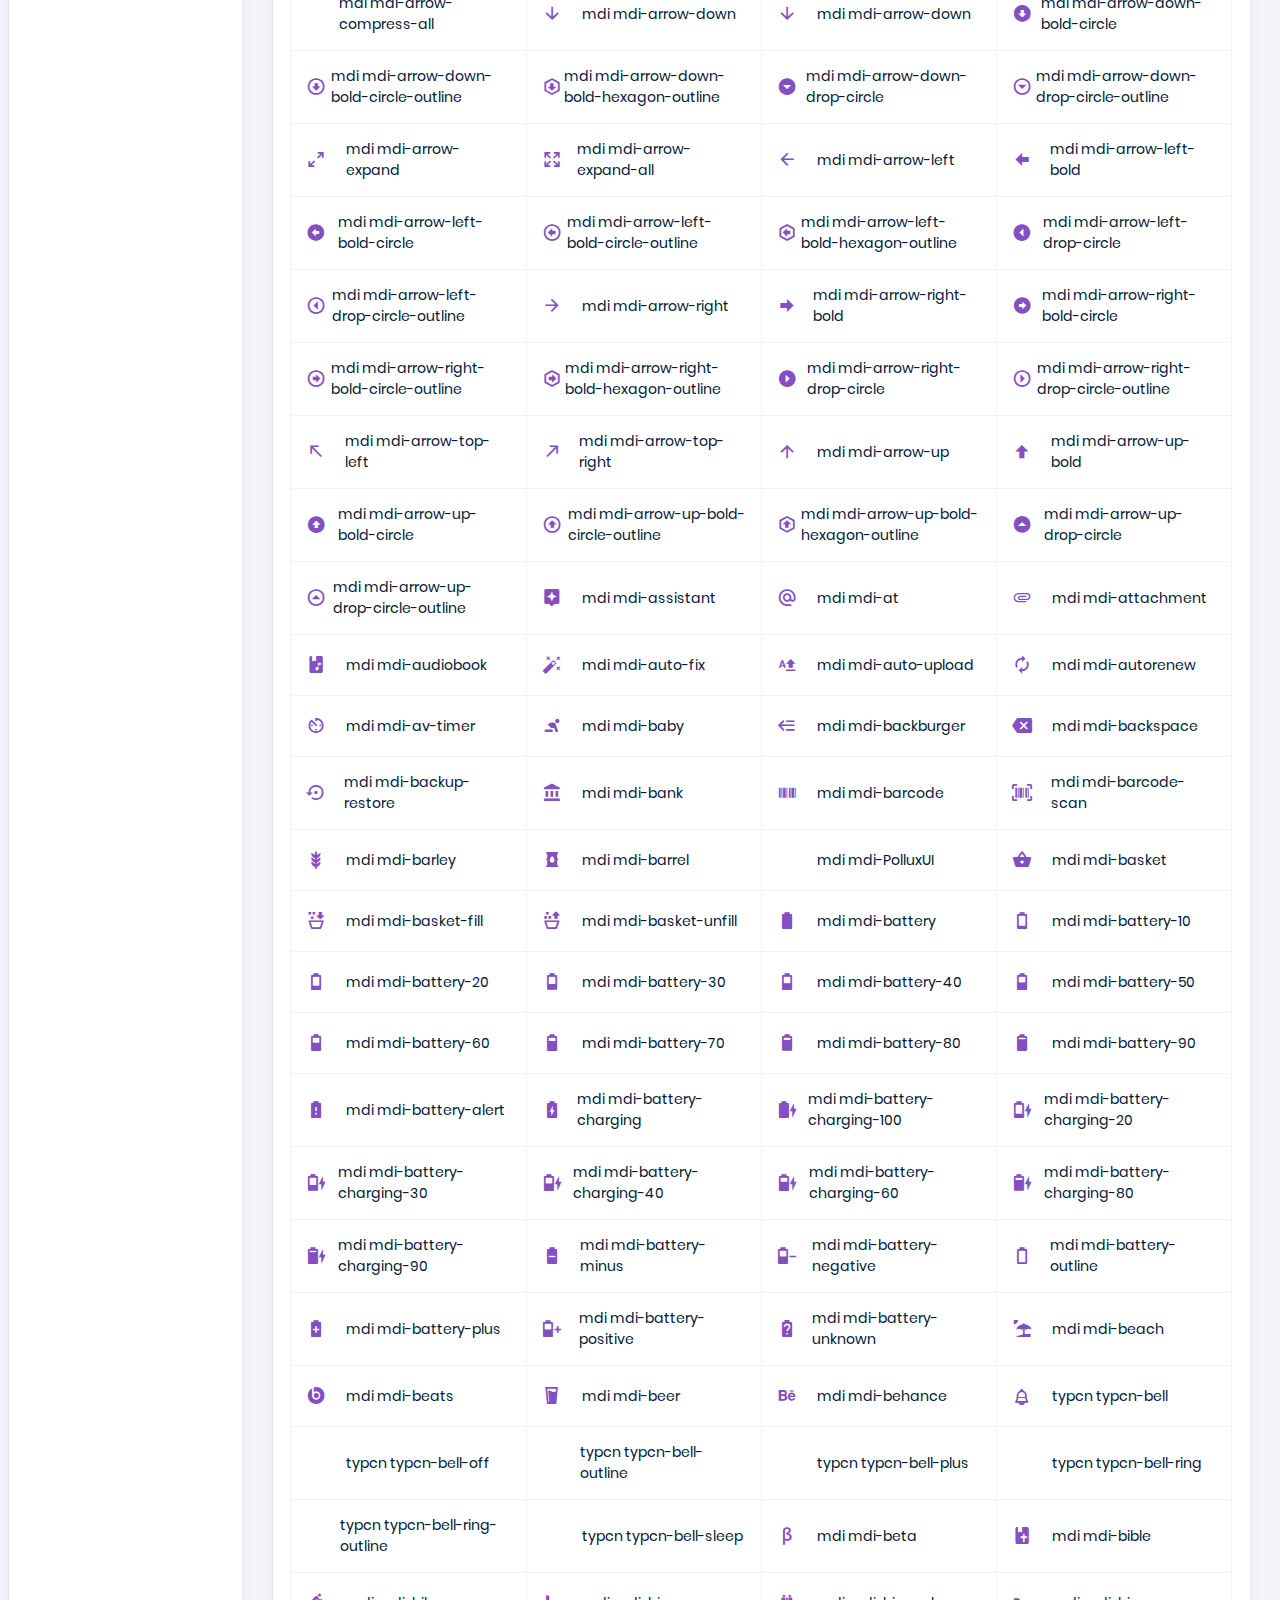
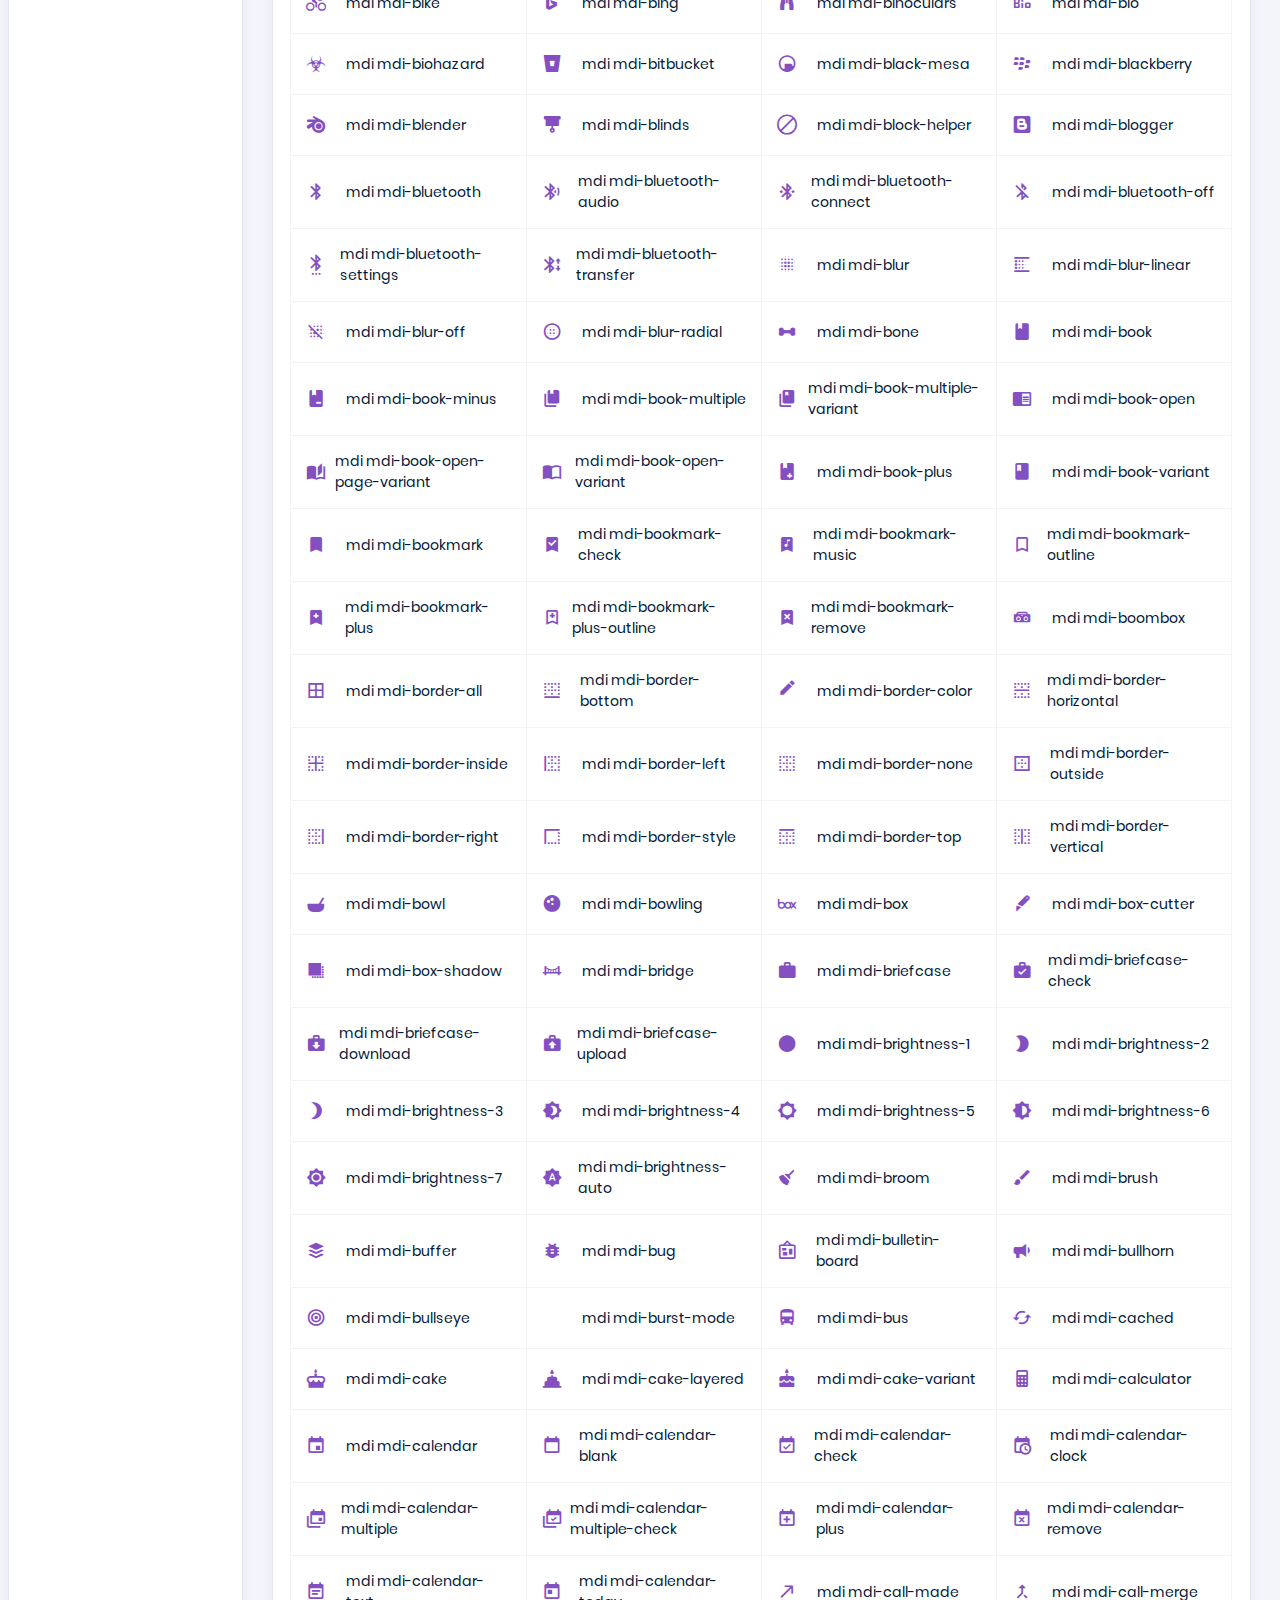
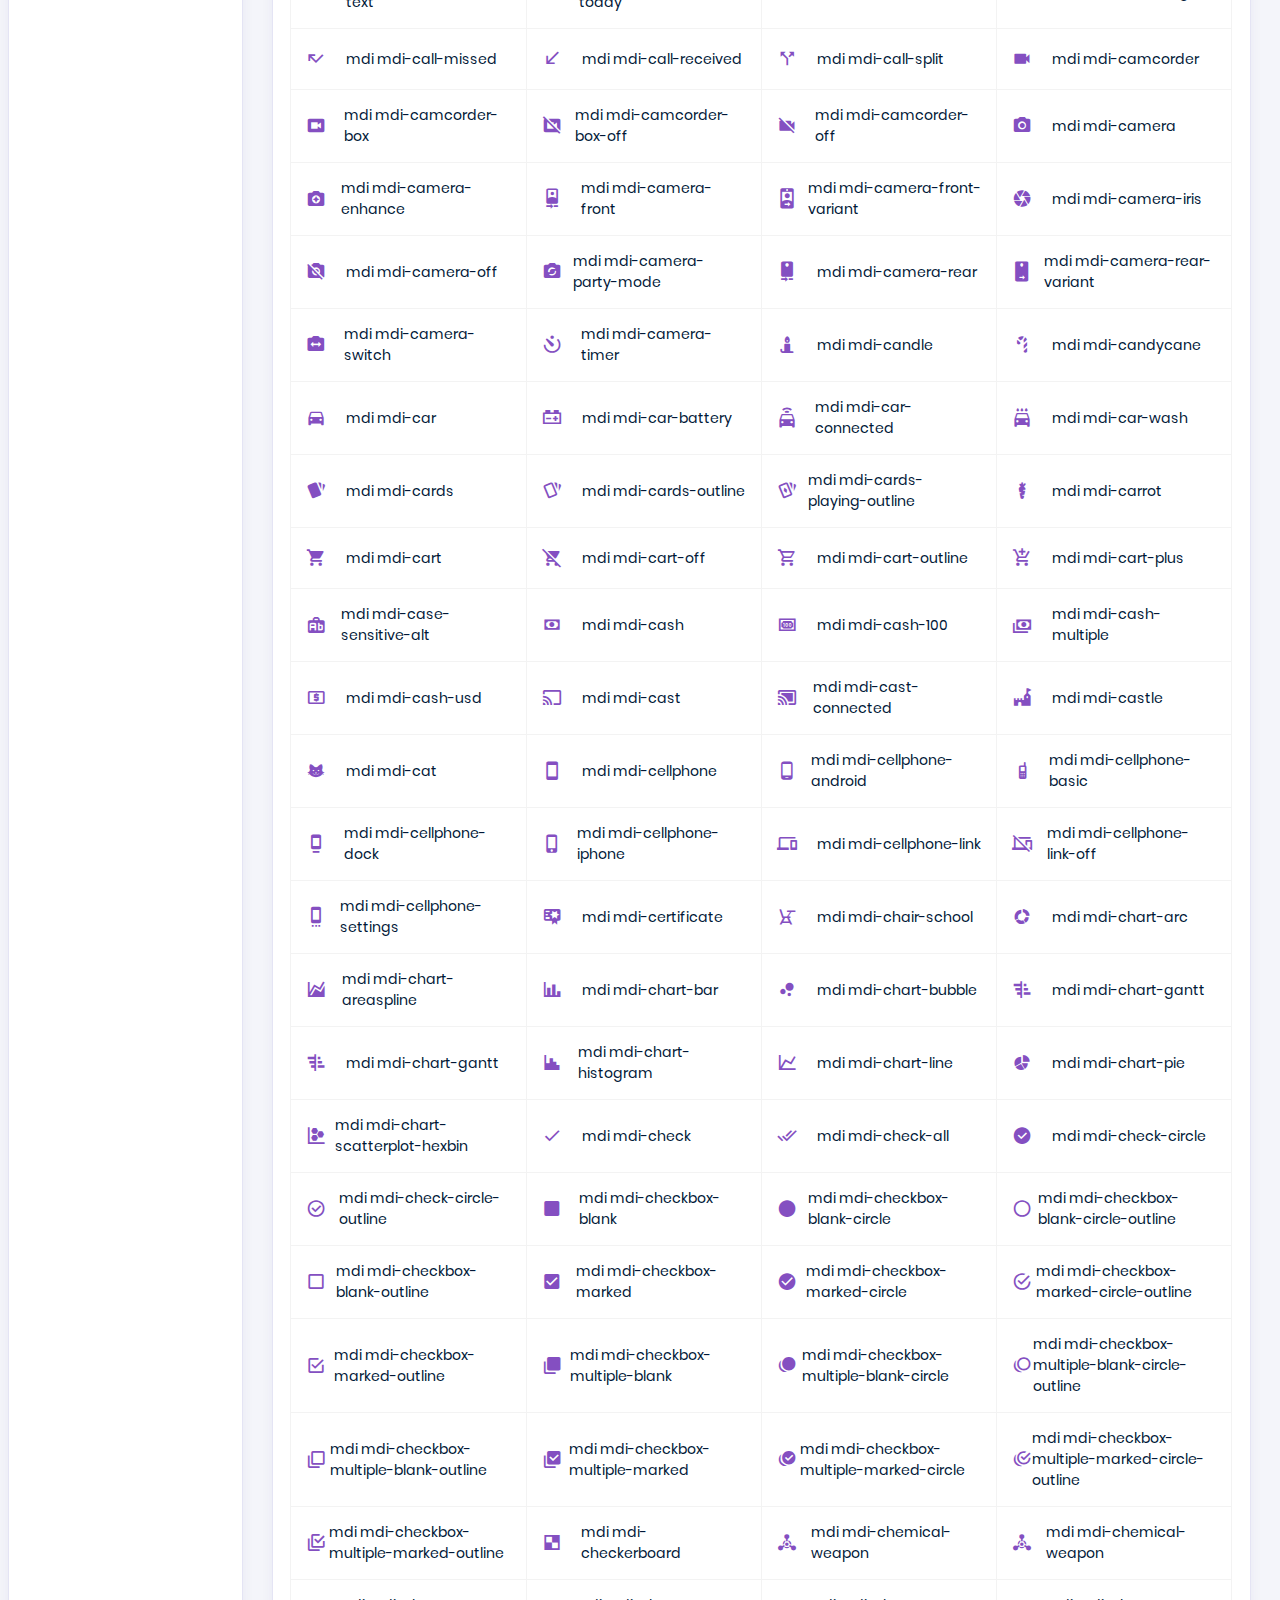
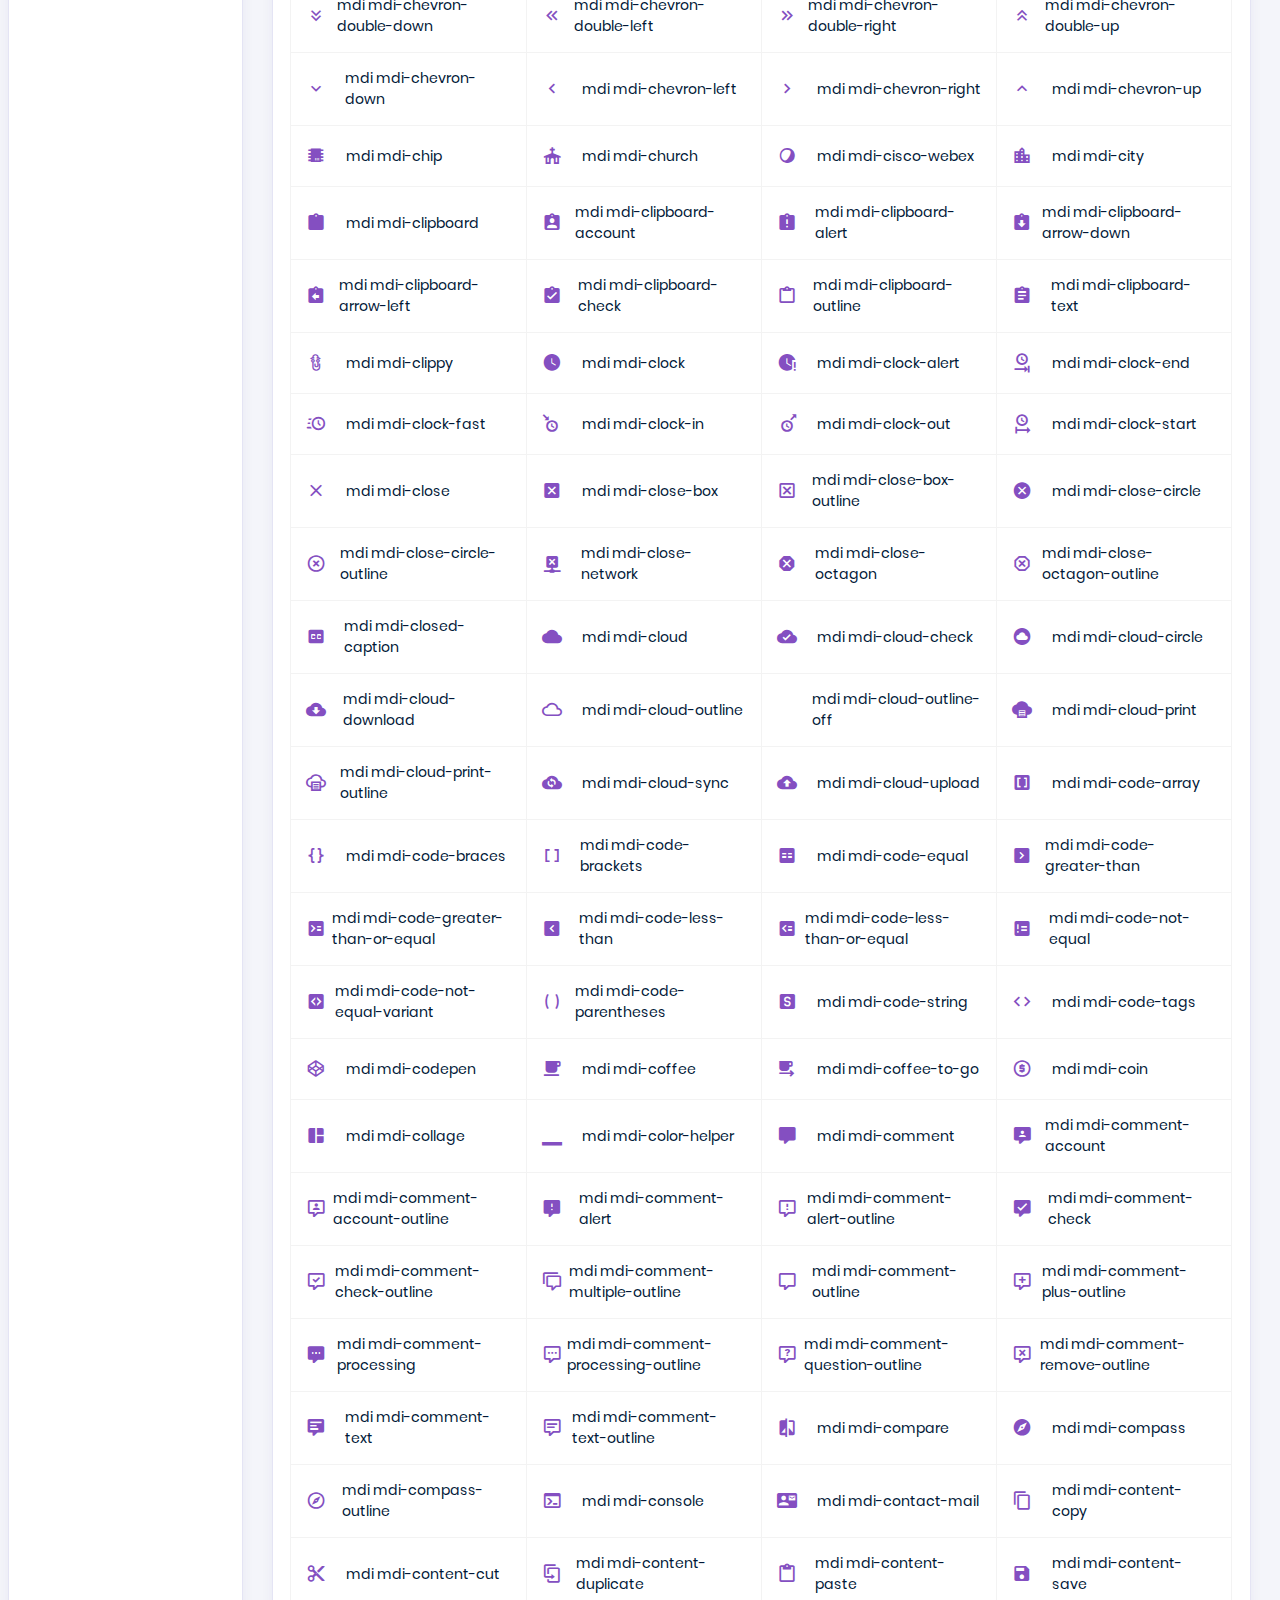
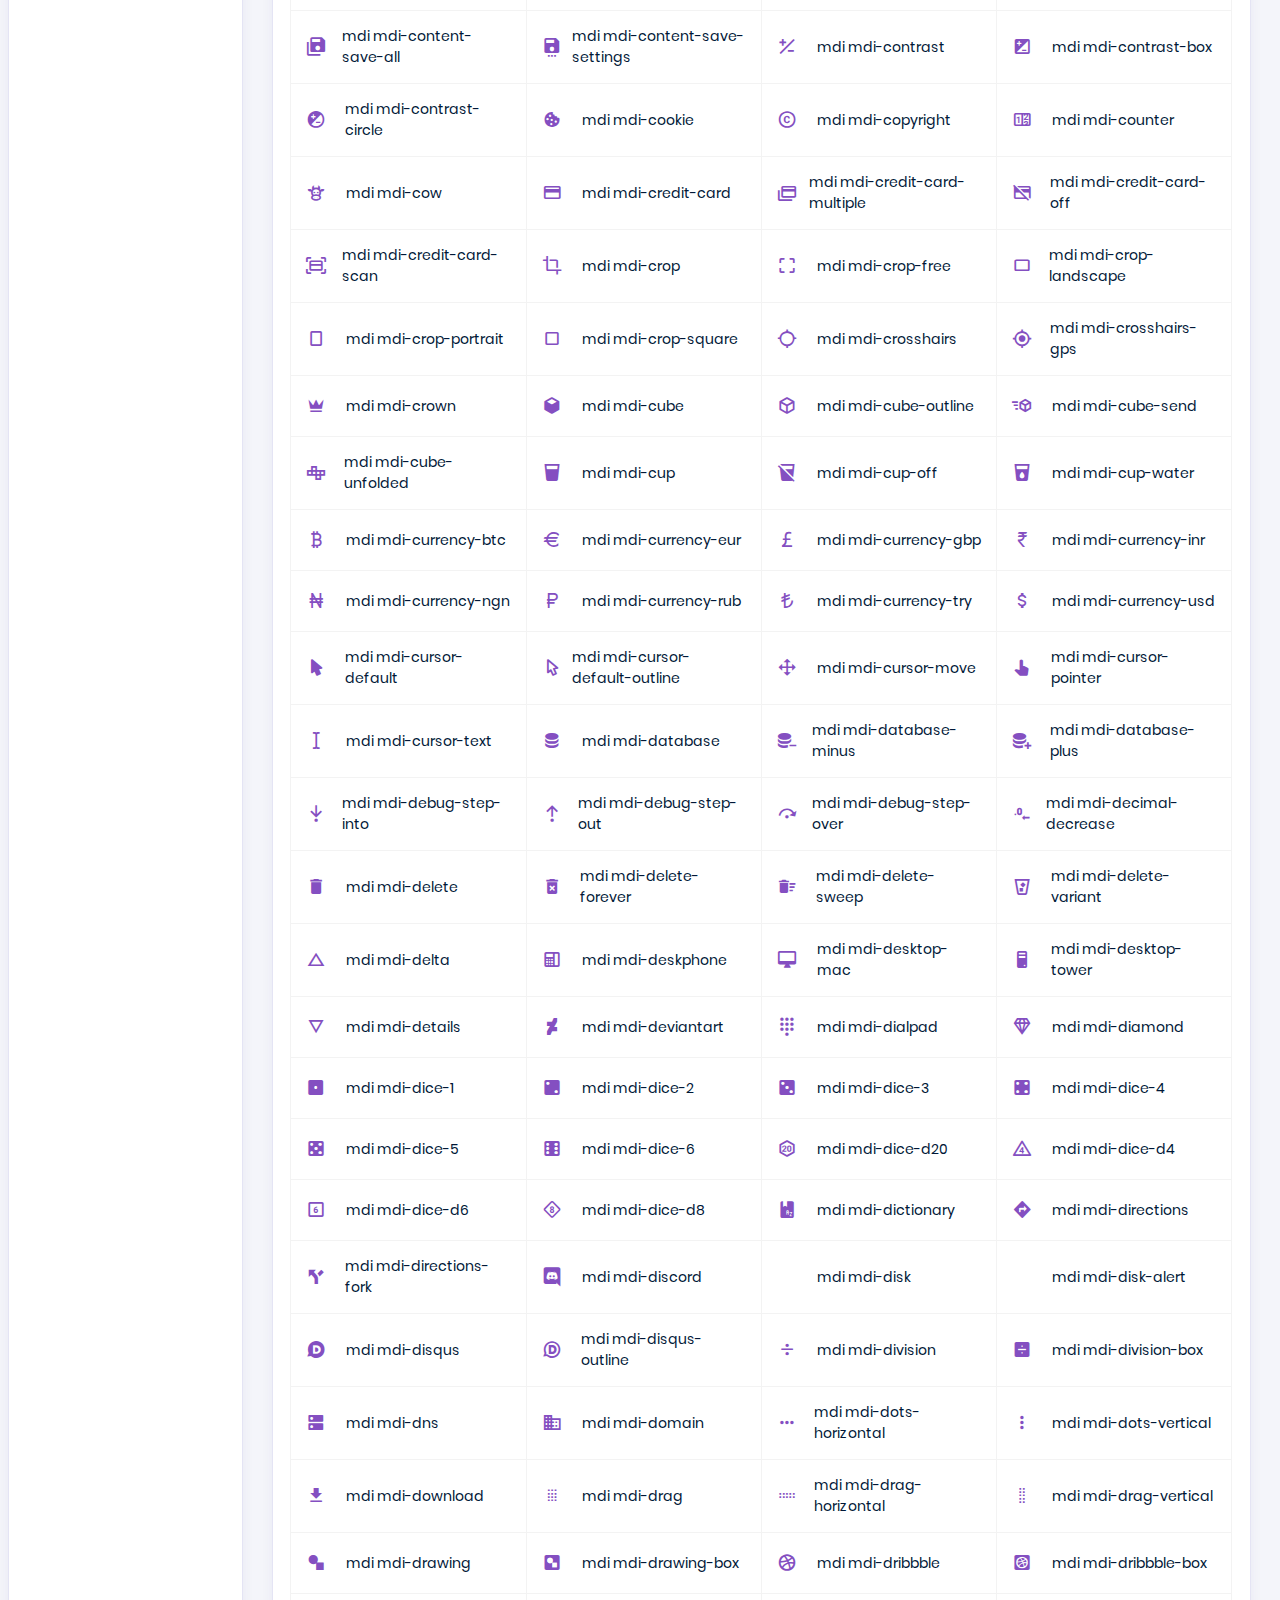
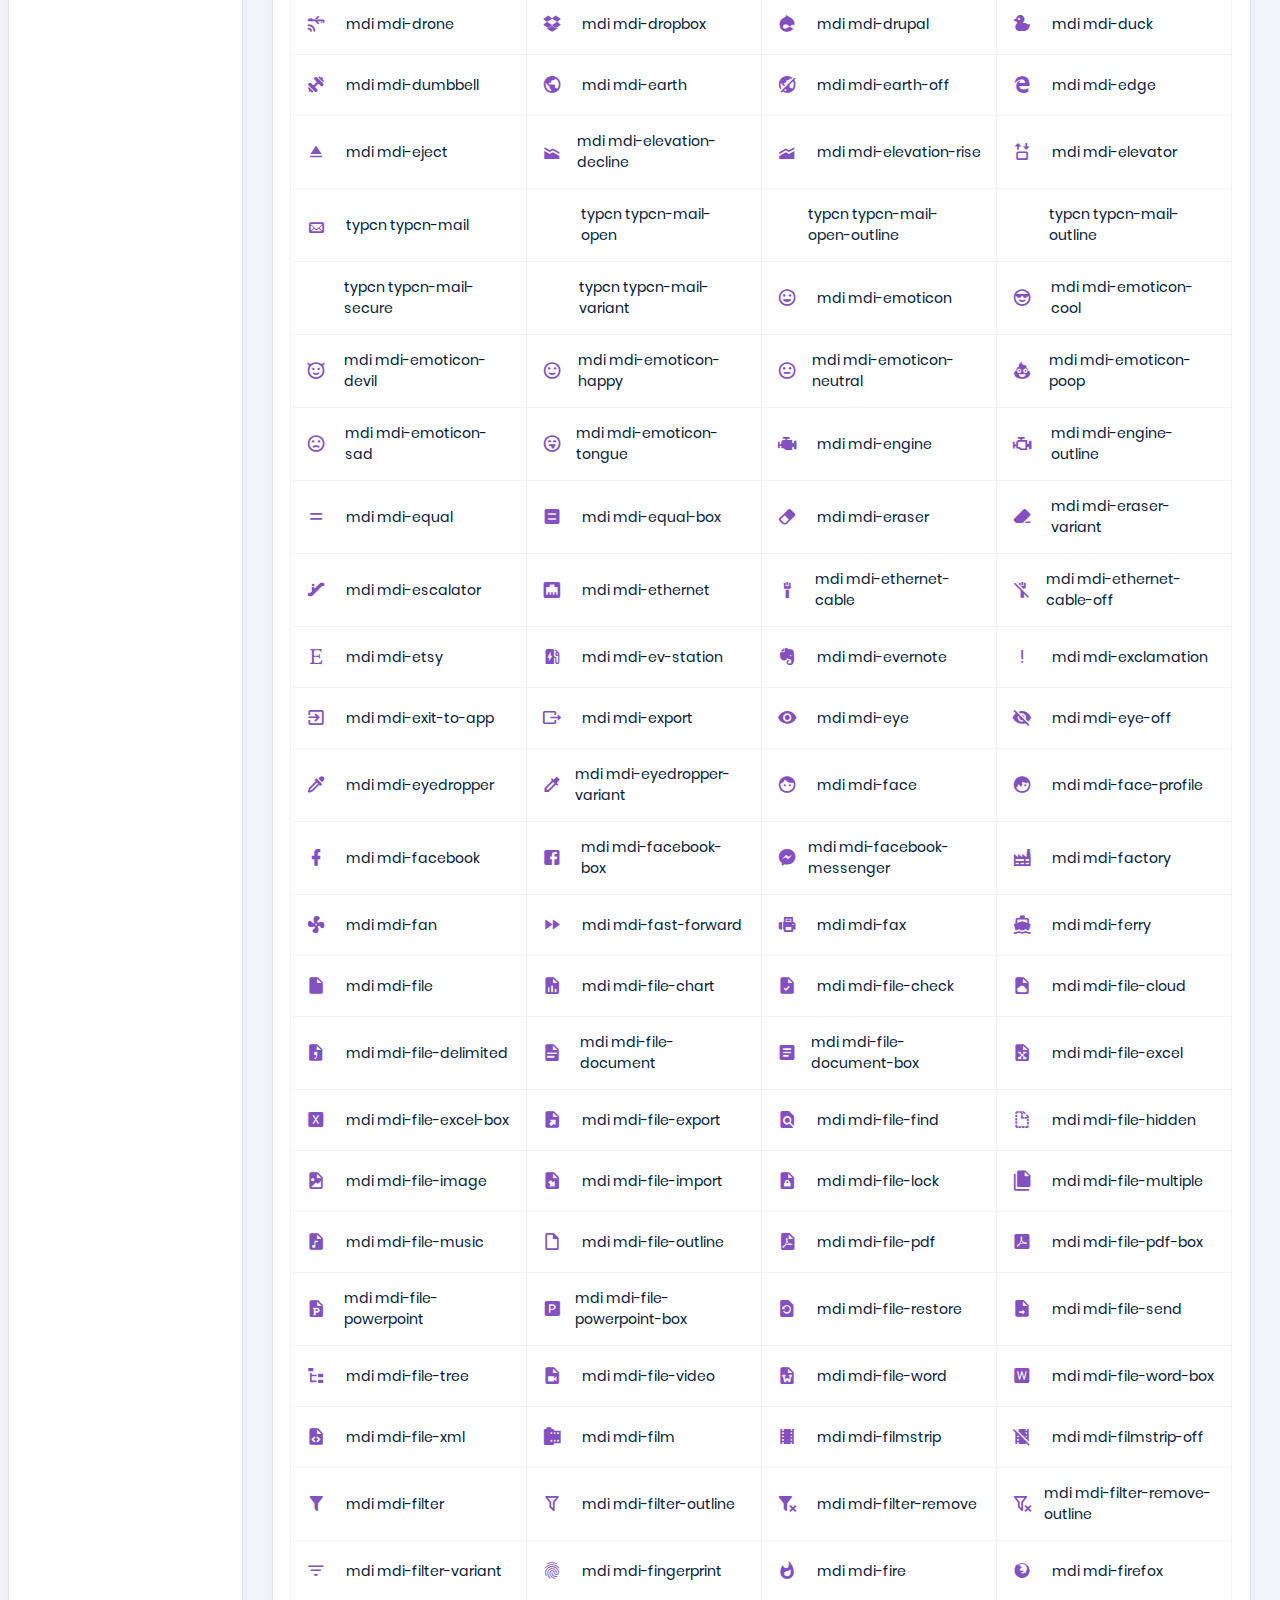
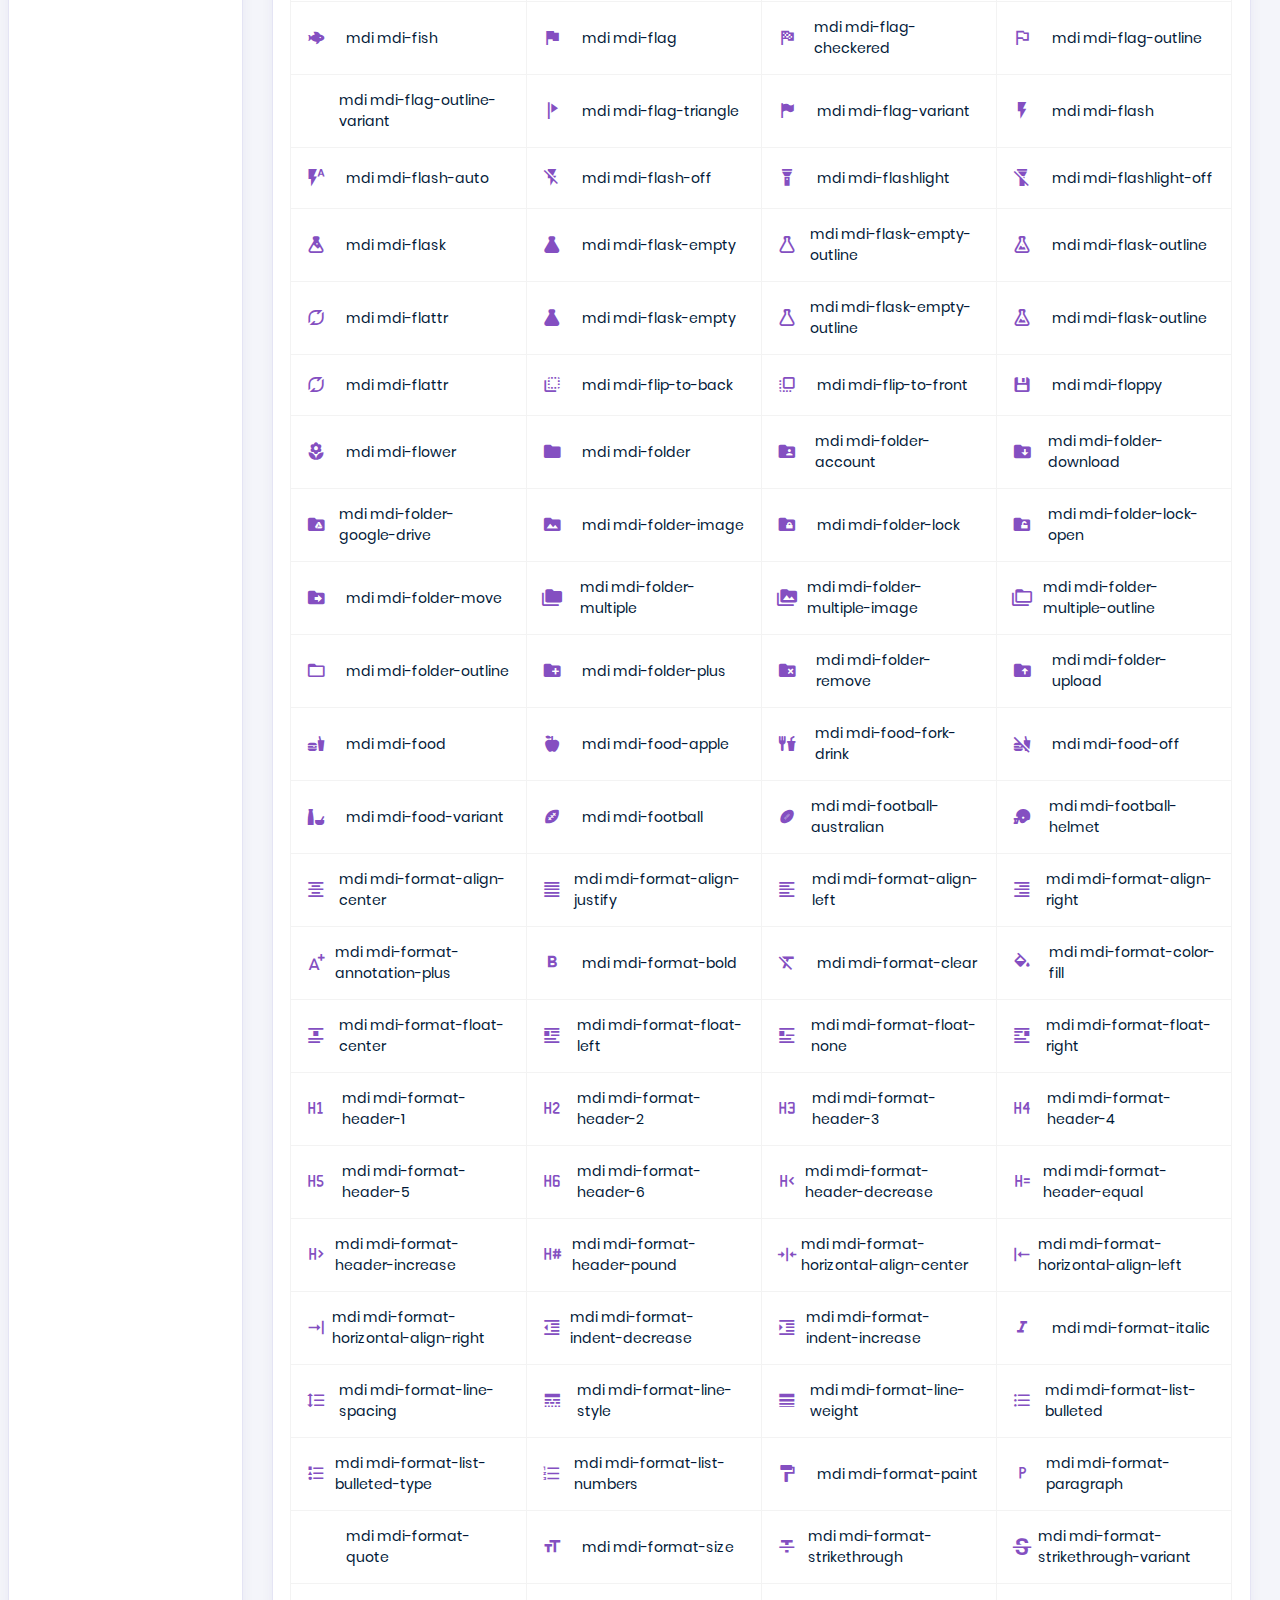
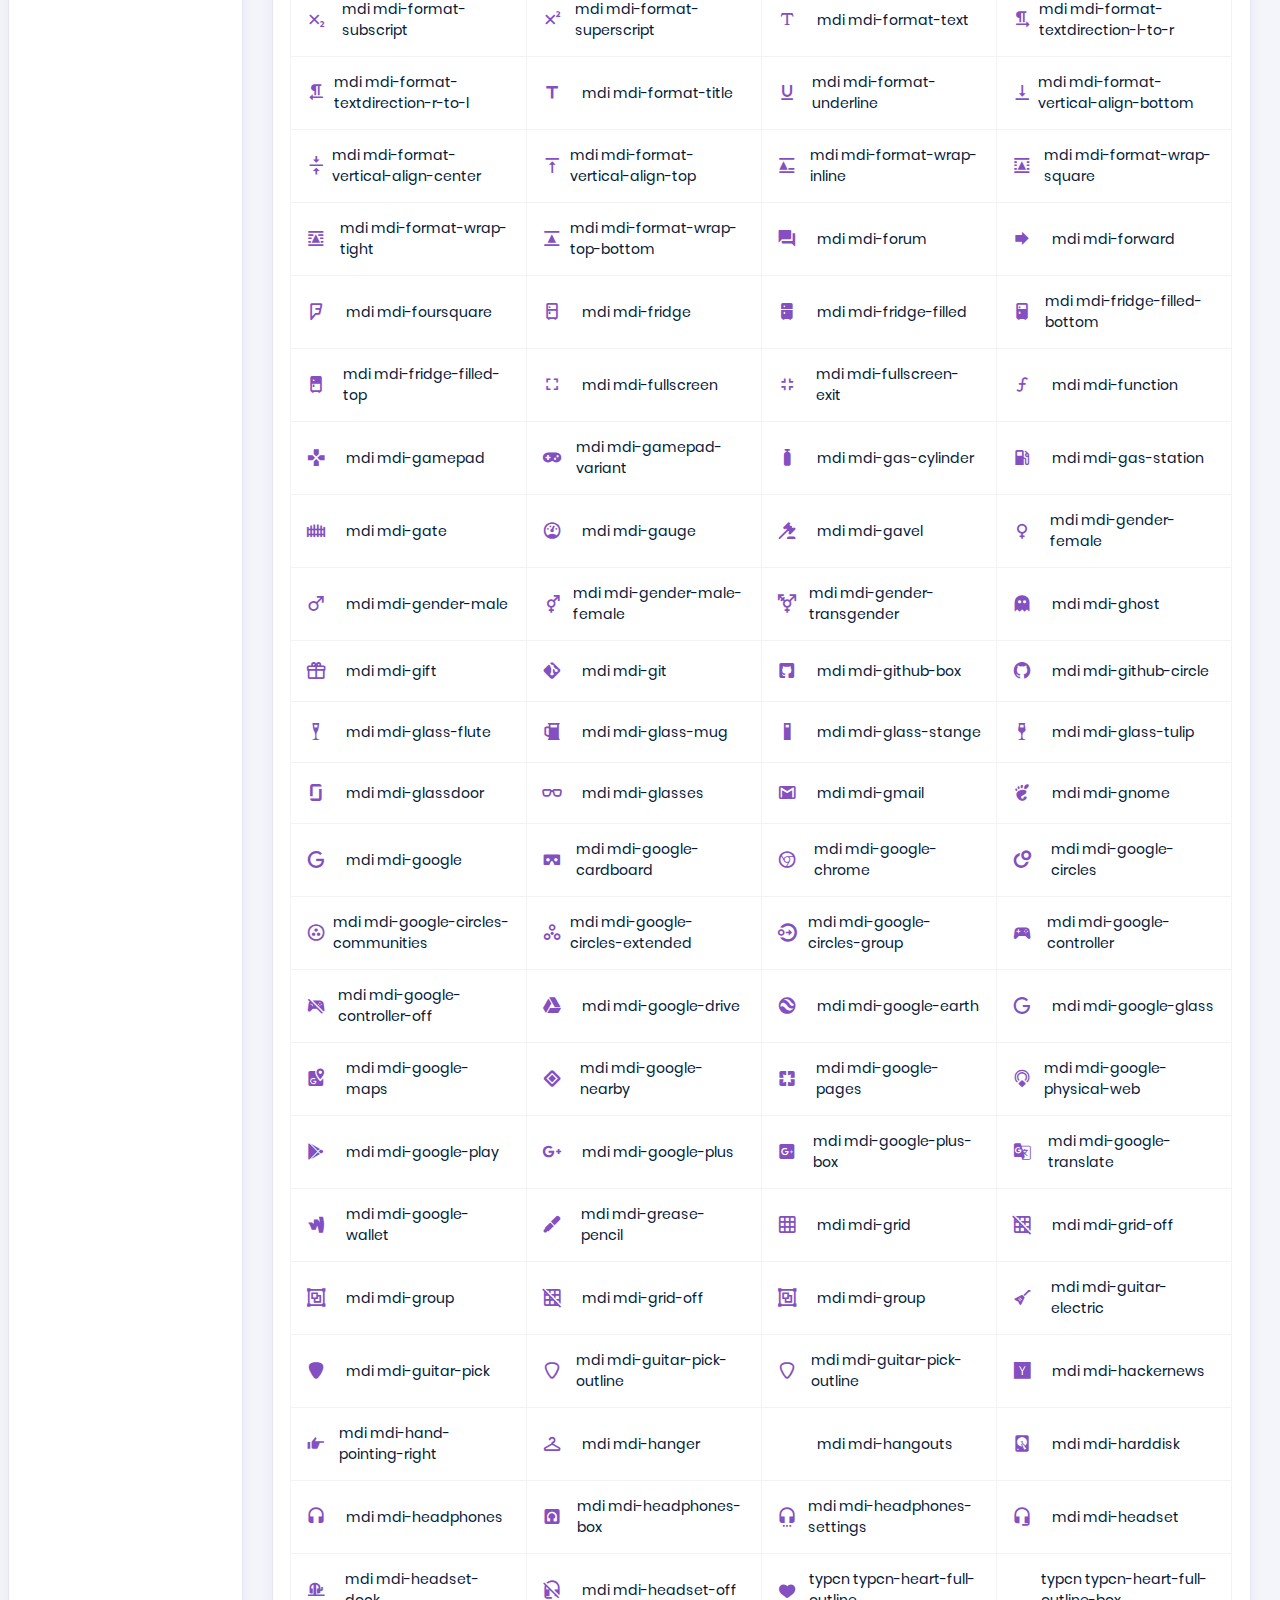
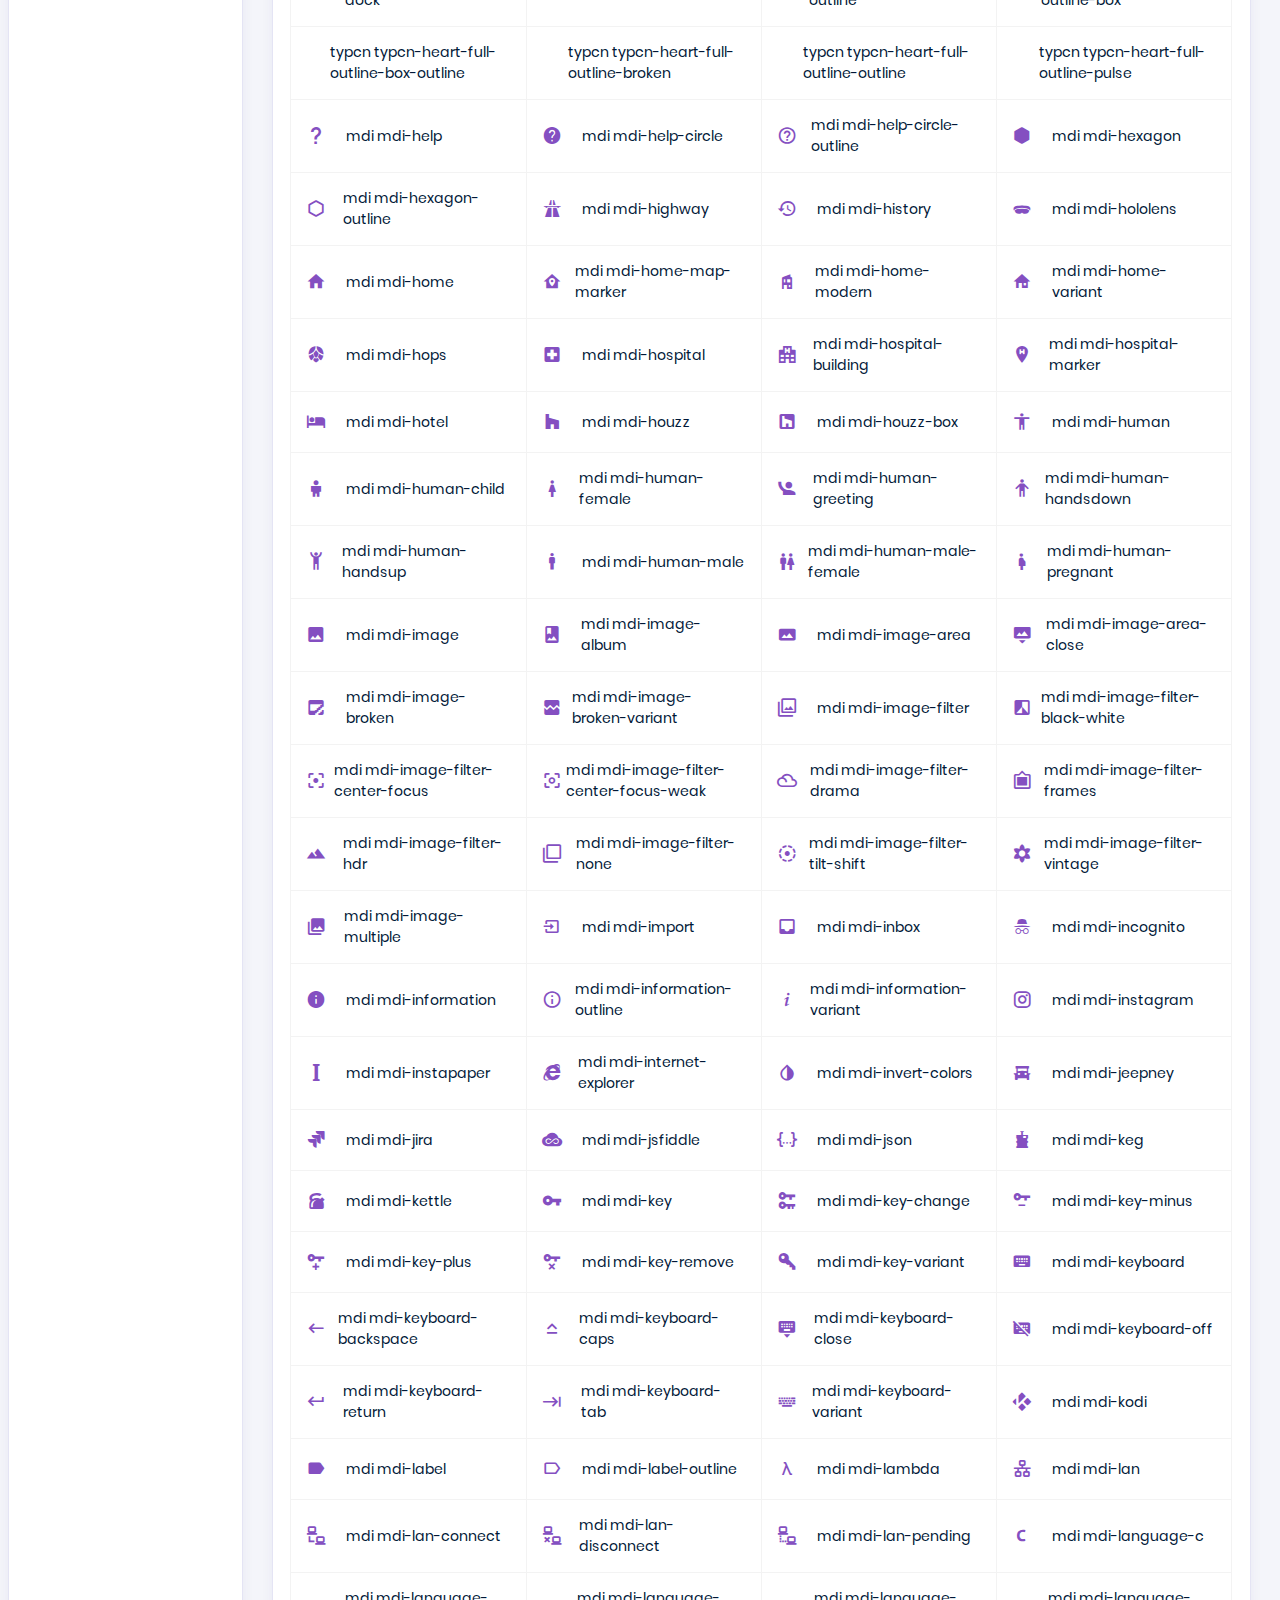
<file: Views/admin/pages/icons/mdi.html>
<!DOCTYPE html>
<html lang="en">

<head>
  <!-- Required meta tags -->
  <meta charset="utf-8">
  <meta name="viewport" content="width=device-width, initial-scale=1, shrink-to-fit=no">
  <title>PolluxUI Admin</title>
  <!-- base:css -->
  <link rel="stylesheet" href="../../vendors/typicons/typicons.css">
  <link rel="stylesheet" href="../../vendors/css/vendor.bundle.base.css">
  <!-- endinject -->
  <!-- plugin css for this page -->
  <link rel="stylesheet" href="../../vendors/mdi/css/materialdesignicons.min.css"/>
  <!-- End plugin css for this page -->
  <!-- inject:css -->
  <link rel="stylesheet" href="../../css/vertical-layout-light/style.css">
  <!-- endinject -->
  <link rel="shortcut icon" href="../../images/favicon.png" />
</head>

<body>
  <div class=" container-scroller">
    <!-- partial:../../partials/_navbar.html -->
    <nav class="navbar col-lg-12 col-12 p-0 fixed-top d-flex flex-row">
      <div class="navbar-brand-wrapper d-flex justify-content-center">
        <div class="navbar-brand-inner-wrapper d-flex justify-content-between align-items-center w-100">
          <a class="navbar-brand brand-logo" href="../../index.html"><img src="../../images/logo.svg" alt="logo"/></a>
          <a class="navbar-brand brand-logo-mini" href="../../index.html"><img src="../../images/logo-mini.svg" alt="logo"/></a>
          <button class="navbar-toggler navbar-toggler align-self-center" type="button" data-toggle="minimize">
            <span class="typcn typcn-th-menu"></span>
          </button>
        </div>
      </div>
      <div class="navbar-menu-wrapper d-flex align-items-center justify-content-end">
        <ul class="navbar-nav mr-lg-2">
          <li class="nav-item nav-profile dropdown">
            <a class="nav-link" href="#" data-toggle="dropdown" id="profileDropdown">
              <img src="../../images/faces/face5.jpg" alt="profile"/>
              <span class="nav-profile-name">Eugenia Mullins</span>
            </a>
            <div class="dropdown-menu dropdown-menu-right navbar-dropdown" aria-labelledby="profileDropdown">
              <a class="dropdown-item">
                <i class="typcn typcn-cog-outline text-primary"></i>
                Settings
              </a>
              <a class="dropdown-item">
                <i class="typcn typcn-eject text-primary"></i>
                Logout
              </a>
            </div>
          </li>
          <li class="nav-item nav-user-status dropdown">
              <p class="mb-0">Last login was 23 hours ago.</p>
          </li>
        </ul>
        <ul class="navbar-nav navbar-nav-right">
          <li class="nav-item nav-date dropdown">
            <a class="nav-link d-flex justify-content-center align-items-center" href="javascript:;">
              <h6 class="date mb-0">Today : Mar 23</h6>
              <i class="typcn typcn-calendar"></i>
            </a>
          </li>
          <li class="nav-item dropdown">
            <a class="nav-link count-indicator dropdown-toggle d-flex justify-content-center align-items-center" id="messageDropdown" href="#" data-toggle="dropdown">
              <i class="typcn typcn-cog-outline mx-0"></i>
              <span class="count"></span>
            </a>
            <div class="dropdown-menu dropdown-menu-right navbar-dropdown preview-list" aria-labelledby="messageDropdown">
              <p class="mb-0 font-weight-normal float-left dropdown-header">Messages</p>
              <a class="dropdown-item preview-item">
                <div class="preview-thumbnail">
                    <img src="../../images/faces/face4.jpg" alt="image" class="profile-pic">
                </div>
                <div class="preview-item-content flex-grow">
                  <h6 class="preview-subject ellipsis font-weight-normal">David Grey
                  </h6>
                  <p class="font-weight-light small-text text-muted mb-0">
                    The meeting is cancelled
                  </p>
                </div>
              </a>
              <a class="dropdown-item preview-item">
                <div class="preview-thumbnail">
                    <img src="../../images/faces/face2.jpg" alt="image" class="profile-pic">
                </div>
                <div class="preview-item-content flex-grow">
                  <h6 class="preview-subject ellipsis font-weight-normal">Tim Cook
                  </h6>
                  <p class="font-weight-light small-text text-muted mb-0">
                    New product launch
                  </p>
                </div>
              </a>
              <a class="dropdown-item preview-item">
                <div class="preview-thumbnail">
                    <img src="../../images/faces/face3.jpg" alt="image" class="profile-pic">
                </div>
                <div class="preview-item-content flex-grow">
                  <h6 class="preview-subject ellipsis font-weight-normal"> Johnson
                  </h6>
                  <p class="font-weight-light small-text text-muted mb-0">
                    Upcoming board meeting
                  </p>
                </div>
              </a>
            </div>
          </li>
          <li class="nav-item dropdown mr-0">
            <a class="nav-link count-indicator dropdown-toggle d-flex align-items-center justify-content-center" id="notificationDropdown" href="#" data-toggle="dropdown">
              <i class="typcn typcn-bell mx-0"></i>
              <span class="count"></span>
            </a>
            <div class="dropdown-menu dropdown-menu-right navbar-dropdown preview-list" aria-labelledby="notificationDropdown">
              <p class="mb-0 font-weight-normal float-left dropdown-header">Notifications</p>
              <a class="dropdown-item preview-item">
                <div class="preview-thumbnail">
                  <div class="preview-icon bg-success">
                    <i class="typcn typcn-info mx-0"></i>
                  </div>
                </div>
                <div class="preview-item-content">
                  <h6 class="preview-subject font-weight-normal">Application Error</h6>
                  <p class="font-weight-light small-text mb-0 text-muted">
                    Just now
                  </p>
                </div>
              </a>
              <a class="dropdown-item preview-item">
                <div class="preview-thumbnail">
                  <div class="preview-icon bg-warning">
                    <i class="typcn typcn-cog-outline mx-0"></i>
                  </div>
                </div>
                <div class="preview-item-content">
                  <h6 class="preview-subject font-weight-normal">Settings</h6>
                  <p class="font-weight-light small-text mb-0 text-muted">
                    Private message
                  </p>
                </div>
              </a>
              <a class="dropdown-item preview-item">
                <div class="preview-thumbnail">
                  <div class="preview-icon bg-info">
                    <i class="typcn typcn-user mx-0"></i> 
                  </div>
                </div>
                <div class="preview-item-content">
                  <h6 class="preview-subject font-weight-normal">New user registration</h6>
                  <p class="font-weight-light small-text mb-0 text-muted">
                    2 days ago
                  </p>
                </div>
              </a>
            </div>
          </li>
        </ul>
        <button class="navbar-toggler navbar-toggler-right d-lg-none align-self-center" type="button" data-toggle="offcanvas">
          <span class="typcn typcn-th-menu"></span>
        </button>
      </div>
    </nav>
    <!-- partial -->
    <div class="container-fluid page-body-wrapper">
      <!-- partial:../../partials/_settings-panel.html -->
      <div class="theme-setting-wrapper">
        <div id="settings-trigger"><i class="typcn typcn-cog-outline"></i></div>
        <div id="theme-settings" class="settings-panel">
          <i class="settings-close typcn typcn-times"></i>
          <p class="settings-heading">SIDEBAR SKINS</p>
          <div class="sidebar-bg-options selected" id="sidebar-light-theme"><div class="img-ss rounded-circle bg-light border mr-3"></div>Light</div>
          <div class="sidebar-bg-options" id="sidebar-dark-theme"><div class="img-ss rounded-circle bg-dark border mr-3"></div>Dark</div>
          <p class="settings-heading mt-2">HEADER SKINS</p>
          <div class="color-tiles mx-0 px-4">
            <div class="tiles success"></div>
            <div class="tiles warning"></div>
            <div class="tiles danger"></div>
            <div class="tiles info"></div>
            <div class="tiles dark"></div>
            <div class="tiles default"></div>
          </div>
        </div>
      </div>
      <div id="right-sidebar" class="settings-panel">
        <i class="settings-close typcn typcn-times"></i>
        <ul class="nav nav-tabs" id="setting-panel" role="tablist">
          <li class="nav-item">
            <a class="nav-link active" id="todo-tab" data-toggle="tab" href="#todo-section" role="tab" aria-controls="todo-section" aria-expanded="true">TO DO LIST</a>
          </li>
          <li class="nav-item">
            <a class="nav-link" id="chats-tab" data-toggle="tab" href="#chats-section" role="tab" aria-controls="chats-section">CHATS</a>
          </li>
        </ul>
        <div class="tab-content" id="setting-content">
          <div class="tab-pane fade show active scroll-wrapper" id="todo-section" role="tabpanel" aria-labelledby="todo-section">
            <div class="add-items d-flex px-3 mb-0">
              <form class="form w-100">
                <div class="form-group d-flex">
                  <input type="text" class="form-control todo-list-input" placeholder="Add To-do">
                  <button type="submit" class="add btn btn-primary todo-list-add-btn" id="add-task">Add</button>
                </div>
              </form>
            </div>
            <div class="list-wrapper px-3">
              <ul class="d-flex flex-column-reverse todo-list">
                <li>
                  <div class="form-check">
                    <label class="form-check-label">
                      <input class="checkbox" type="checkbox">
                      Team review meeting at 3.00 PM
                    </label>
                  </div>
                  <i class="remove typcn typcn-delete-outline"></i>
                </li>
                <li>
                  <div class="form-check">
                    <label class="form-check-label">
                      <input class="checkbox" type="checkbox">
                      Prepare for presentation
                    </label>
                  </div>
                  <i class="remove typcn typcn-delete-outline"></i>
                </li>
                <li>
                  <div class="form-check">
                    <label class="form-check-label">
                      <input class="checkbox" type="checkbox">
                      Resolve all the low priority tickets due today
                    </label>
                  </div>
                  <i class="remove typcn typcn-delete-outline"></i>
                </li>
                <li class="completed">
                  <div class="form-check">
                    <label class="form-check-label">
                      <input class="checkbox" type="checkbox" checked>
                      Schedule meeting for next week
                    </label>
                  </div>
                  <i class="remove typcn typcn-delete-outline"></i>
                </li>
                <li class="completed">
                  <div class="form-check">
                    <label class="form-check-label">
                      <input class="checkbox" type="checkbox" checked>
                      Project review
                    </label>
                  </div>
                  <i class="remove typcn typcn-delete-outline"></i>
                </li>
              </ul>
            </div>
            <div class="events py-4 border-bottom px-3">
              <div class="wrapper d-flex mb-2">
                <i class="typcn typcn-media-record-outline text-primary mr-2"></i>
                <span>Feb 11 2018</span>
              </div>
              <p class="mb-0 font-weight-thin text-gray">Creating component page</p>
              <p class="text-gray mb-0">build a js based app</p>
            </div>
            <div class="events pt-4 px-3">
              <div class="wrapper d-flex mb-2">
                <i class="typcn typcn-media-record-outline text-primary mr-2"></i>
                <span>Feb 7 2018</span>
              </div>
              <p class="mb-0 font-weight-thin text-gray">Meeting with Alisa</p>
              <p class="text-gray mb-0 ">Call Sarah Graves</p>
            </div>
          </div>
          <!-- To do section tab ends -->
          <div class="tab-pane fade" id="chats-section" role="tabpanel" aria-labelledby="chats-section">
            <div class="d-flex align-items-center justify-content-between border-bottom">
              <p class="settings-heading border-top-0 mb-3 pl-3 pt-0 border-bottom-0 pb-0">Friends</p>
              <small class="settings-heading border-top-0 mb-3 pt-0 border-bottom-0 pb-0 pr-3 font-weight-normal">See All</small>
            </div>
            <ul class="chat-list">
              <li class="list active">
                <div class="profile"><img src="../../images/faces/face1.jpg" alt="image"><span class="online"></span></div>
                <div class="info">
                  <p>Thomas Douglas</p>
                  <p>Available</p>
                </div>
                <small class="text-muted my-auto">19 min</small>
              </li>
              <li class="list">
                <div class="profile"><img src="../../images/faces/face2.jpg" alt="image"><span class="offline"></span></div>
                <div class="info">
                  <div class="wrapper d-flex">
                    <p>Catherine</p>
                  </div>
                  <p>Away</p>
                </div>
                <div class="badge badge-success badge-pill my-auto mx-2">4</div>
                <small class="text-muted my-auto">23 min</small>
              </li>
              <li class="list">
                <div class="profile"><img src="../../images/faces/face3.jpg" alt="image"><span class="online"></span></div>
                <div class="info">
                  <p>Daniel Russell</p>
                  <p>Available</p>
                </div>
                <small class="text-muted my-auto">14 min</small>
              </li>
              <li class="list">
                <div class="profile"><img src="../../images/faces/face4.jpg" alt="image"><span class="offline"></span></div>
                <div class="info">
                  <p>James Richardson</p>
                  <p>Away</p>
                </div>
                <small class="text-muted my-auto">2 min</small>
              </li>
              <li class="list">
                <div class="profile"><img src="../../images/faces/face5.jpg" alt="image"><span class="online"></span></div>
                <div class="info">
                  <p>Madeline Kennedy</p>
                  <p>Available</p>
                </div>
                <small class="text-muted my-auto">5 min</small>
              </li>
              <li class="list">
                <div class="profile"><img src="../../images/faces/face6.jpg" alt="image"><span class="online"></span></div>
                <div class="info">
                  <p>Sarah Graves</p>
                  <p>Available</p>
                </div>
                <small class="text-muted my-auto">47 min</small>
              </li>
            </ul>
          </div>
          <!-- chat tab ends -->
        </div>
      </div>
      <!-- partial -->
      <!-- partial:../../partials/_sidebar.html -->
      <nav class="sidebar sidebar-offcanvas" id="sidebar">
        <ul class="nav">
          <li class="nav-item">
            <a class="nav-link" href="../../index.html">
              <i class="typcn typcn-device-desktop menu-icon"></i>
              <span class="menu-title">Dashboard</span>
              <div class="badge badge-danger">new</div>
            </a>
          </li>
          <li class="nav-item">
            <a class="nav-link" data-toggle="collapse" href="#ui-basic" aria-expanded="false" aria-controls="ui-basic">
              <i class="typcn typcn-document-text menu-icon"></i>
              <span class="menu-title">UI Elements</span>
              <i class="menu-arrow"></i>
            </a>
            <div class="collapse" id="ui-basic">
              <ul class="nav flex-column sub-menu">
                <li class="nav-item"> <a class="nav-link" href="../../pages/ui-features/buttons.html">Buttons</a></li>
                <li class="nav-item"> <a class="nav-link" href="../../pages/ui-features/dropdowns.html">Dropdowns</a></li>
                <li class="nav-item"> <a class="nav-link" href="../../pages/ui-features/typography.html">Typography</a></li>
              </ul>
            </div>
          </li>
          <li class="nav-item">
            <a class="nav-link" data-toggle="collapse" href="#form-elements" aria-expanded="false" aria-controls="form-elements">
              <i class="typcn typcn-film menu-icon"></i>
              <span class="menu-title">Form elements</span>
              <i class="menu-arrow"></i>
            </a>
            <div class="collapse" id="form-elements">
              <ul class="nav flex-column sub-menu">
                <li class="nav-item"><a class="nav-link" href="../../pages/forms/basic_elements.html">Basic Elements</a></li>
              </ul>
            </div>
          </li>
          <li class="nav-item">
            <a class="nav-link" data-toggle="collapse" href="#charts" aria-expanded="false" aria-controls="charts">
              <i class="typcn typcn-chart-pie-outline menu-icon"></i>
              <span class="menu-title">Charts</span>
              <i class="menu-arrow"></i>
            </a>
            <div class="collapse" id="charts">
              <ul class="nav flex-column sub-menu">
                <li class="nav-item"> <a class="nav-link" href="../../pages/charts/chartjs.html">ChartJs</a></li>
              </ul>
            </div>
          </li>
          <li class="nav-item">
            <a class="nav-link" data-toggle="collapse" href="#tables" aria-expanded="false" aria-controls="tables">
              <i class="typcn typcn-th-small-outline menu-icon"></i>
              <span class="menu-title">Tables</span>
              <i class="menu-arrow"></i>
            </a>
            <div class="collapse" id="tables">
              <ul class="nav flex-column sub-menu">
                <li class="nav-item"> <a class="nav-link" href="../../pages/tables/basic-table.html">Basic table</a></li>
              </ul>
            </div>
          </li>
          <li class="nav-item">
            <a class="nav-link" data-toggle="collapse" href="#icons" aria-expanded="false" aria-controls="icons">
              <i class="typcn typcn-compass menu-icon"></i>
              <span class="menu-title">Icons</span>
              <i class="menu-arrow"></i>
            </a>
            <div class="collapse" id="icons">
              <ul class="nav flex-column sub-menu">
                <li class="nav-item"> <a class="nav-link" href="../../pages/icons/mdi.html">Mdi icons</a></li>
              </ul>
            </div>
          </li>
          <li class="nav-item">
            <a class="nav-link" data-toggle="collapse" href="#auth" aria-expanded="false" aria-controls="auth">
              <i class="typcn typcn-user-add-outline menu-icon"></i>
              <span class="menu-title">User Pages</span>
              <i class="menu-arrow"></i>
            </a>
            <div class="collapse" id="auth">
              <ul class="nav flex-column sub-menu">
                <li class="nav-item"> <a class="nav-link" href="../../pages/samples/login.html"> Login </a></li>
                <li class="nav-item"> <a class="nav-link" href="../../pages/samples/register.html"> Register </a></li>
              </ul>
            </div>
          </li>
          <li class="nav-item">
            <a class="nav-link" data-toggle="collapse" href="#error" aria-expanded="false" aria-controls="error">
              <i class="typcn typcn-globe-outline menu-icon"></i>
              <span class="menu-title">Error pages</span>
              <i class="menu-arrow"></i>
            </a>
            <div class="collapse" id="error">
              <ul class="nav flex-column sub-menu">
                <li class="nav-item"> <a class="nav-link" href="../../pages/samples/error-404.html"> 404 </a></li>
                <li class="nav-item"> <a class="nav-link" href="../../pages/samples/error-500.html"> 500 </a></li>
              </ul>
            </div>
          </li>
          <li class="nav-item">
            <a class="nav-link" href="https://bootstrapdash.com/demo/polluxui-free/docs/documentation.html">
              <i class="typcn typcn-mortar-board menu-icon"></i>
              <span class="menu-title">Documentation</span>
            </a>
          </li>
        </ul>
      </nav>
      <!-- partial -->
      <div class="main-panel">        
        <div class="content-wrapper">
          <div class="row">
            <div class="col-lg-12 grid-margin">
              <div class="card">
                <div class="card-body">
                  <div class="row icons-list">
                    <div class="col-sm-6 col-md-4 col-lg-3">
                        <i class="mdi mdi-access-point"></i> mdi mdi-access-point
                    </div>
                    <div class="col-sm-6 col-md-4 col-lg-3">
                        <i class="mdi mdi-access-point-network"></i> mdi mdi-access-point-network
                    </div>
                    <div class="col-sm-6 col-md-4 col-lg-3">
                        <i class="mdi mdi-account"></i> mdi mdi-account
                    </div>
                    <div class="col-sm-6 col-md-4 col-lg-3">
                        <i class="mdi mdi-account-box"></i> mdi mdi-account-box
                    </div>
                    <div class="col-sm-6 col-md-4 col-lg-3">
                        <i class="mdi mdi-account-box-outline"></i> mdi mdi-account-box-outline
                    </div>
                    <div class="col-sm-6 col-md-4 col-lg-3">
                        <i class="mdi mdi-account-card-details"></i> mdi mdi-account-card-details
                    </div>
                    <div class="col-sm-6 col-md-4 col-lg-3">
                        <i class="mdi mdi-account-check"></i> mdi mdi-account-check
                    </div>
                    <div class="col-sm-6 col-md-4 col-lg-3">
                        <i class="mdi mdi-account-circle"></i> mdi mdi-account-circle
                    </div>
                    <div class="col-sm-6 col-md-4 col-lg-3">
                        <i class="mdi mdi-account-convert"></i> mdi mdi-account-convert
                    </div>
                    <div class="col-sm-6 col-md-4 col-lg-3">
                        <i class="mdi mdi-account-key"></i> mdi mdi-account-key
                    </div>
                    <div class="col-sm-6 col-md-4 col-lg-3">
                        <i class="mdi mdi-account-location"></i> mdi mdi-account-location
                    </div>
                    <div class="col-sm-6 col-md-4 col-lg-3">
                        <i class="mdi mdi-account-minus"></i> mdi mdi-account-minus
                    </div>
                    <div class="col-sm-6 col-md-4 col-lg-3">
                        <i class="mdi mdi-account-multiple"></i> mdi mdi-account-multiple
                    </div>
                    <div class="col-sm-6 col-md-4 col-lg-3">
                        <i class="mdi mdi-account-multiple-minus"></i> mdi mdi-account-multiple-minus
                    </div>
                    <div class="col-sm-6 col-md-4 col-lg-3">
                        <i class="mdi mdi-account-multiple-outline"></i> mdi mdi-account-multiple-outline
                    </div>
                    <div class="col-sm-6 col-md-4 col-lg-3">
                        <i class="mdi mdi-account-multiple-plus"></i> mdi mdi-account-multiple-plus
                    </div>
                    <div class="col-sm-6 col-md-4 col-lg-3">
                        <i class="mdi mdi-account-network"></i> mdi mdi-account-network
                    </div>
                    <div class="col-sm-6 col-md-4 col-lg-3">
                        <i class="mdi mdi-account-off"></i> mdi mdi-account-off
                    </div>
                    <div class="col-sm-6 col-md-4 col-lg-3">
                        <i class="mdi mdi-account-outline"></i> mdi mdi-account-outline
                    </div>
                    <div class="col-sm-6 col-md-4 col-lg-3">
                        <i class="mdi mdi-account-plus"></i> mdi mdi-account-plus
                    </div>
                    <div class="col-sm-6 col-md-4 col-lg-3">
                        <i class="mdi mdi-account-remove"></i> mdi mdi-account-remove
                    </div>
                    <div class="col-sm-6 col-md-4 col-lg-3">
                        <i class="mdi mdi-account-search"></i> mdi mdi-account-search
                    </div>
                    <div class="col-sm-6 col-md-4 col-lg-3">
                        <i class="mdi mdi-account-settings"></i> mdi mdi-account-settings
                    </div>
                    <div class="col-sm-6 col-md-4 col-lg-3">
                        <i class="mdi mdi-account-settings-variant"></i> mdi mdi-account-settings-variant
                    </div>
                    <div class="col-sm-6 col-md-4 col-lg-3">
                        <i class="mdi mdi-account-star"></i> mdi mdi-account-star
                    </div>
                    <div class="col-sm-6 col-md-4 col-lg-3">
                        <i class="mdi mdi-account-switch"></i> mdi mdi-account-switch
                    </div>
                    <div class="col-sm-6 col-md-4 col-lg-3">
                        <i class="mdi mdi-adjust"></i> mdi mdi-adjust
                    </div>
                    <div class="col-sm-6 col-md-4 col-lg-3">
                        <i class="mdi mdi-air-conditioner"></i> mdi mdi-air-conditioner
                    </div>
                    <div class="col-sm-6 col-md-4 col-lg-3">
                        <i class="mdi mdi-airballoon"></i> mdi mdi-airballoon
                    </div>
                    <div class="col-sm-6 col-md-4 col-lg-3">
                        <i class="mdi mdi-airplane"></i> mdi mdi-airplane
                    </div>
                    <div class="col-sm-6 col-md-4 col-lg-3">
                        <i class="mdi mdi-airplane-landing"></i> mdi mdi-airplane-landing
                    </div>
                    <div class="col-sm-6 col-md-4 col-lg-3">
                        <i class="mdi mdi-airplane-off"></i> mdi mdi-airplane-off
                    </div>
                    <div class="col-sm-6 col-md-4 col-lg-3">
                        <i class="mdi mdi-airplane-takeoff"></i> mdi mdi-airplane-takeoff
                    </div>
                    <div class="col-sm-6 col-md-4 col-lg-3">
                        <i class="mdi mdi-airplay"></i> mdi mdi-airplay
                    </div>
                    <div class="col-sm-6 col-md-4 col-lg-3">
                        <i class="mdi mdi-alarm"></i> mdi mdi-alarm
                    </div>
                    <div class="col-sm-6 col-md-4 col-lg-3">
                        <i class="mdi mdi-alarm-check"></i> mdi mdi-alarm-check
                    </div>
                    <div class="col-sm-6 col-md-4 col-lg-3">
                        <i class="mdi mdi-alarm-multiple"></i> mdi mdi-alarm-multiple
                    </div>
                    <div class="col-sm-6 col-md-4 col-lg-3">
                        <i class="mdi mdi-alarm-off"></i> mdi mdi-alarm-off
                    </div>
                    <div class="col-sm-6 col-md-4 col-lg-3">
                        <i class="mdi mdi-alarm-plus"></i> mdi mdi-alarm-plus
                    </div>
                    <div class="col-sm-6 col-md-4 col-lg-3">
                        <i class="mdi mdi-album"></i> mdi mdi-albums
                    </div>
                    <div class="col-sm-6 col-md-4 col-lg-3">
                        <i class="mdi mdi-alert"></i> mdi mdi-alert
                    </div>
                    <div class="col-sm-6 col-md-4 col-lg-3">
                        <i class="mdi mdi-alert-box"></i> mdi mdi-alert-box
                    </div>
                    <div class="col-sm-6 col-md-4 col-lg-3">
                        <i class="mdi mdi-alert-circle"></i> mdi mdi-alert-circle
                    </div>
                    <div class="col-sm-6 col-md-4 col-lg-3">
                        <i class="mdi mdi-alert-circle-outline"></i> mdi mdi-alert-circle-outline
                    </div>
                    <div class="col-sm-6 col-md-4 col-lg-3">
                        <i class="mdi mdi-alert-octagon"></i> mdi mdi-alert-octagon
                    </div>
                    <div class="col-sm-6 col-md-4 col-lg-3">
                        <i class="mdi mdi-alert-outline"></i> mdi mdi-alert-outline
                    </div>
                    <div class="col-sm-6 col-md-4 col-lg-3">
                        <i class="mdi mdi-alpha"></i> mdi mdi-alpha
                    </div>
                    <div class="col-sm-6 col-md-4 col-lg-3">
                        <i class="mdi mdi-alphabetical"></i> mdi mdi-alphabetical
                    </div>
                    <div class="col-sm-6 col-md-4 col-lg-3">
                        <i class="mdi mdi-altimeter"></i> mdi mdi-altimeter
                    </div>
                    <div class="col-sm-6 col-md-4 col-lg-3">
                        <i class="mdi mdi-amazon"></i> mdi mdi-amazon
                    </div>
                    <div class="col-sm-6 col-md-4 col-lg-3">
                        <i class="mdi mdi-amazon-clouddrive"></i> mdi mdi-amazon-clouddrive
                    </div>
                    <div class="col-sm-6 col-md-4 col-lg-3">
                        <i class="mdi mdi-ambulance"></i> mdi mdi-ambulance
                    </div>
                    <div class="col-sm-6 col-md-4 col-lg-3">
                        <i class="mdi mdi-amplifier"></i> mdi mdi-amplifier
                    </div>
                    <div class="col-sm-6 col-md-4 col-lg-3">
                        <i class="mdi mdi-anchor"></i> mdi mdi-anchor
                    </div>
                    <div class="col-sm-6 col-md-4 col-lg-3">
                        <i class="mdi mdi-android"></i> mdi mdi-android
                    </div>
                    <div class="col-sm-6 col-md-4 col-lg-3">
                        <i class="mdi mdi-android-debug-bridge"></i> mdi mdi-android-debug-bridge
                    </div>
                    <div class="col-sm-6 col-md-4 col-lg-3">
                        <i class="mdi mdi-android-studio"></i> mdi mdi-android-studio
                    </div>
                    <div class="col-sm-6 col-md-4 col-lg-3">
                        <i class="mdi mdi-animation"></i> mdi mdi-animation
                    </div>
                    <div class="col-sm-6 col-md-4 col-lg-3">
                        <i class="mdi mdi-apple"></i> mdi mdi-apple
                    </div>
                    <div class="col-sm-6 col-md-4 col-lg-3">
                        <i class="mdi mdi-apple-finder"></i> mdi mdi-apple-finder
                    </div>
                    <div class="col-sm-6 col-md-4 col-lg-3">
                        <i class="mdi mdi-apple-ios"></i> mdi mdi-apple-ios
                    </div>
                    <div class="col-sm-6 col-md-4 col-lg-3">
                        <i class="mdi mdi-apple-keyboard-caps"></i> mdi mdi-apple-keyboard-caps
                    </div>
                    <div class="col-sm-6 col-md-4 col-lg-3">
                        <i class="mdi mdi-apple-keyboard-command"></i> mdi mdi-apple-keyboard-command
                    </div>
                    <div class="col-sm-6 col-md-4 col-lg-3">
                        <i class="mdi mdi-apple-keyboard-control"></i> mdi mdi-apple-keyboard-control
                    </div>
                    <div class="col-sm-6 col-md-4 col-lg-3">
                        <i class="mdi mdi-apple-keyboard-option"></i> mdi mdi-apple-keyboard-option
                    </div>
                    <div class="col-sm-6 col-md-4 col-lg-3">
                        <i class="mdi mdi-apple-keyboard-shift"></i> mdi mdi-apple-keyboard-shift
                    </div>
                    <div class="col-sm-6 col-md-4 col-lg-3">
                        <i class="mdi mdi-apple-mobileme "></i> mdi mdi-apple-mobileme
                    </div>
                    <div class="col-sm-6 col-md-4 col-lg-3">
                        <i class="mdi mdi-apple-safari"></i> mdi mdi-apple-safari
                    </div>
                    <div class="col-sm-6 col-md-4 col-lg-3">
                        <i class="mdi mdi-application"></i> mdi mdi-application
                    </div>
                    <div class="col-sm-6 col-md-4 col-lg-3">
                        <i class="mdi mdi-appnet"></i> mdi mdi-appnet
                    </div>
                    <div class="col-sm-6 col-md-4 col-lg-3">
                        <i class="mdi mdi-apps"></i> mdi mdi-apps
                    </div>
                    <div class="col-sm-6 col-md-4 col-lg-3">
                        <i class="mdi mdi-archive"></i> mdi mdi-archive
                    </div>
                    <div class="col-sm-6 col-md-4 col-lg-3">
                        <i class="mdi mdi-arrange-bring-forward"></i> mdi mdi-arrange-bring-forward
                    </div>
                    <div class="col-sm-6 col-md-4 col-lg-3">
                        <i class="mdi mdi-arrange-bring-to-front"></i> mdi mdi-arrange-bring-to-front
                    </div>
                    <div class="col-sm-6 col-md-4 col-lg-3">
                        <i class="mdi mdi-arrange-send-backward"></i> mdi mdi-arrange-send-backward
                    </div>
                    <div class="col-sm-6 col-md-4 col-lg-3">
                        <i class="mdi mdi-arrange-send-to-back"></i> mdi mdi-arrange-send-to-back
                    </div>
                    <div class="col-sm-6 col-md-4 col-lg-3">
                        <i class="mdi mdi-arrow-all"></i> mdi mdi-arrow-all
                    </div>
                    <div class="col-sm-6 col-md-4 col-lg-3">
                        <i class="mdi mdi-arrow-bottom-left"></i> mdi mdi-arrow-bottom-left
                    </div>
                    <div class="col-sm-6 col-md-4 col-lg-3">
                        <i class="mdi mdi-arrow-bottom-right"></i> mdi mdi-arrow-bottom-right
                    </div>
                    <div class="col-sm-6 col-md-4 col-lg-3">
                        <i class="mdi mdi-arrow-compress"></i> mdi mdi-arrow-compress
                    </div>
                    <div class="col-sm-6 col-md-4 col-lg-3">
                        <i class="mdi mdi-arrow-compress-all"></i> mdi mdi-arrow-compress-all
                    </div>
                    <div class="col-sm-6 col-md-4 col-lg-3">
                        <i class="mdi mdi-arrow-down"></i> mdi mdi-arrow-down
                    </div>
                    <div class="col-sm-6 col-md-4 col-lg-3">
                        <i class="mdi mdi-arrow-down"></i> mdi mdi-arrow-down
                    </div>
                    <div class="col-sm-6 col-md-4 col-lg-3">
                        <i class="mdi mdi-arrow-down-bold-circle"></i> mdi mdi-arrow-down-bold-circle
                    </div>
                    <div class="col-sm-6 col-md-4 col-lg-3">
                        <i class="mdi mdi-arrow-down-bold-circle-outline"></i> mdi mdi-arrow-down-bold-circle-outline
                    </div>
                    <div class="col-sm-6 col-md-4 col-lg-3">
                        <i class="mdi mdi-arrow-down-bold-hexagon-outline"></i> mdi mdi-arrow-down-bold-hexagon-outline
                    </div>
                    <div class="col-sm-6 col-md-4 col-lg-3">
                        <i class="mdi mdi-arrow-down-drop-circle"></i> mdi mdi-arrow-down-drop-circle
                    </div>
                    <div class="col-sm-6 col-md-4 col-lg-3">
                        <i class="mdi mdi-arrow-down-drop-circle-outline"></i> mdi mdi-arrow-down-drop-circle-outline
                    </div>
                    <div class="col-sm-6 col-md-4 col-lg-3">
                        <i class="mdi mdi-arrow-expand"></i> mdi mdi-arrow-expand
                    </div>
                    <div class="col-sm-6 col-md-4 col-lg-3">
                        <i class="mdi mdi-arrow-expand-all"></i> mdi mdi-arrow-expand-all
                    </div>
                    <div class="col-sm-6 col-md-4 col-lg-3">
                        <i class="mdi mdi-arrow-left"></i> mdi mdi-arrow-left
                    </div>
                    <div class="col-sm-6 col-md-4 col-lg-3">
                        <i class="mdi mdi-arrow-left-bold"></i> mdi mdi-arrow-left-bold
                    </div>
                    <div class="col-sm-6 col-md-4 col-lg-3">
                        <i class="mdi mdi-arrow-left-bold-circle"></i> mdi mdi-arrow-left-bold-circle
                    </div>
                    <div class="col-sm-6 col-md-4 col-lg-3">
                        <i class="mdi mdi-arrow-left-bold-circle-outline"></i> mdi mdi-arrow-left-bold-circle-outline
                    </div>
                    <div class="col-sm-6 col-md-4 col-lg-3">
                        <i class="mdi mdi-arrow-left-bold-hexagon-outline"></i> mdi mdi-arrow-left-bold-hexagon-outline
                    </div>
                    <div class="col-sm-6 col-md-4 col-lg-3">
                        <i class="mdi mdi-arrow-left-drop-circle"></i> mdi mdi-arrow-left-drop-circle
                    </div>
                    <div class="col-sm-6 col-md-4 col-lg-3">
                        <i class="mdi mdi-arrow-left-drop-circle-outline"></i> mdi mdi-arrow-left-drop-circle-outline
                    </div>
                    <div class="col-sm-6 col-md-4 col-lg-3">
                        <i class="mdi mdi-arrow-right"></i> mdi mdi-arrow-right
                    </div>
                    <div class="col-sm-6 col-md-4 col-lg-3">
                        <i class="mdi mdi-arrow-right-bold"></i> mdi mdi-arrow-right-bold
                    </div>
                    <div class="col-sm-6 col-md-4 col-lg-3">
                        <i class="mdi mdi-arrow-right-bold-circle"></i> mdi mdi-arrow-right-bold-circle
                    </div>
                    <div class="col-sm-6 col-md-4 col-lg-3">
                        <i class="mdi mdi-arrow-right-bold-circle-outline"></i> mdi mdi-arrow-right-bold-circle-outline
                    </div>
                    <div class="col-sm-6 col-md-4 col-lg-3">
                        <i class="mdi mdi-arrow-right-bold-hexagon-outline"></i> mdi mdi-arrow-right-bold-hexagon-outline
                    </div>
                    <div class="col-sm-6 col-md-4 col-lg-3">
                        <i class="mdi mdi-arrow-right-drop-circle"></i> mdi mdi-arrow-right-drop-circle
                    </div>
                    <div class="col-sm-6 col-md-4 col-lg-3">
                        <i class="mdi mdi-arrow-right-drop-circle-outline"></i> mdi mdi-arrow-right-drop-circle-outline
                    </div>
                    <div class="col-sm-6 col-md-4 col-lg-3">
                        <i class="mdi mdi-arrow-top-left"></i> mdi mdi-arrow-top-left
                    </div>
                    <div class="col-sm-6 col-md-4 col-lg-3">
                        <i class="mdi mdi-arrow-top-right"></i> mdi mdi-arrow-top-right
                    </div>
                    <div class="col-sm-6 col-md-4 col-lg-3">
                        <i class="mdi mdi-arrow-up"></i> mdi mdi-arrow-up
                    </div>
                    <div class="col-sm-6 col-md-4 col-lg-3">
                        <i class="mdi mdi-arrow-up-bold"></i> mdi mdi-arrow-up-bold
                    </div>
                    <div class="col-sm-6 col-md-4 col-lg-3">
                        <i class="mdi mdi-arrow-up-bold-circle"></i> mdi mdi-arrow-up-bold-circle
                    </div>
                    <div class="col-sm-6 col-md-4 col-lg-3">
                        <i class="mdi mdi-arrow-up-bold-circle-outline"></i> mdi mdi-arrow-up-bold-circle-outline
                    </div>
                    <div class="col-sm-6 col-md-4 col-lg-3">
                        <i class="mdi mdi-arrow-up-bold-hexagon-outline"></i> mdi mdi-arrow-up-bold-hexagon-outline
                    </div>
                    <div class="col-sm-6 col-md-4 col-lg-3">
                        <i class="mdi mdi-arrow-up-drop-circle"></i> mdi mdi-arrow-up-drop-circle
                    </div>
                    <div class="col-sm-6 col-md-4 col-lg-3">
                        <i class="mdi mdi-arrow-up-drop-circle-outline"></i> mdi mdi-arrow-up-drop-circle-outline
                    </div>
                    <div class="col-sm-6 col-md-4 col-lg-3">
                        <i class="mdi mdi-assistant"></i> mdi mdi-assistant
                    </div>
                    <div class="col-sm-6 col-md-4 col-lg-3">
                        <i class="mdi mdi-at"></i> mdi mdi-at
                    </div>
                    <div class="col-sm-6 col-md-4 col-lg-3">
                        <i class="mdi mdi-attachment"></i> mdi mdi-attachment
                    </div>
                    <div class="col-sm-6 col-md-4 col-lg-3">
                        <i class="mdi mdi-audiobook"></i> mdi mdi-audiobook
                    </div>
                    <div class="col-sm-6 col-md-4 col-lg-3">
                        <i class="mdi mdi-auto-fix"></i> mdi mdi-auto-fix
                    </div>
                    <div class="col-sm-6 col-md-4 col-lg-3">
                        <i class="mdi mdi-auto-upload"></i> mdi mdi-auto-upload
                    </div>
                    <div class="col-sm-6 col-md-4 col-lg-3">
                        <i class="mdi mdi-autorenew"></i> mdi mdi-autorenew
                    </div>
                    <div class="col-sm-6 col-md-4 col-lg-3">
                        <i class="mdi mdi-av-timer"></i> mdi mdi-av-timer
                    </div>
                    <div class="col-sm-6 col-md-4 col-lg-3">
                        <i class="mdi mdi-baby"></i> mdi mdi-baby
                    </div>
                    <div class="col-sm-6 col-md-4 col-lg-3">
                        <i class="mdi mdi-backburger"></i> mdi mdi-backburger
                    </div>
                    <div class="col-sm-6 col-md-4 col-lg-3">
                        <i class="mdi mdi-backspace"></i> mdi mdi-backspace
                    </div>
                    <div class="col-sm-6 col-md-4 col-lg-3">
                        <i class="mdi mdi-backup-restore"></i> mdi mdi-backup-restore
                    </div>
                    <div class="col-sm-6 col-md-4 col-lg-3">
                        <i class="mdi mdi-bank"></i> mdi mdi-bank
                    </div>
                    <div class="col-sm-6 col-md-4 col-lg-3">
                        <i class="mdi mdi-barcode"></i> mdi mdi-barcode
                    </div>
                    <div class="col-sm-6 col-md-4 col-lg-3">
                        <i class="mdi mdi-barcode-scan"></i> mdi mdi-barcode-scan
                    </div>
                    <div class="col-sm-6 col-md-4 col-lg-3">
                        <i class="mdi mdi-barley"></i> mdi mdi-barley
                    </div>
                    <div class="col-sm-6 col-md-4 col-lg-3">
                        <i class="mdi mdi-barrel"></i> mdi mdi-barrel
                    </div>
                    <div class="col-sm-6 col-md-4 col-lg-3">
                        <i class="mdi mdi-PolluxUI"></i> mdi mdi-PolluxUI
                    </div>
                    <div class="col-sm-6 col-md-4 col-lg-3">
                        <i class="mdi mdi-basket"></i> mdi mdi-basket
                    </div>
                    <div class="col-sm-6 col-md-4 col-lg-3">
                        <i class="mdi mdi-basket-fill"></i> mdi mdi-basket-fill
                    </div>
                    <div class="col-sm-6 col-md-4 col-lg-3">
                        <i class="mdi mdi-basket-unfill"></i> mdi mdi-basket-unfill
                    </div>
                    <div class="col-sm-6 col-md-4 col-lg-3">
                        <i class="mdi mdi-battery"></i> mdi mdi-battery
                    </div>
                    <div class="col-sm-6 col-md-4 col-lg-3">
                        <i class="mdi mdi-battery-10"></i> mdi mdi-battery-10
                    </div>
                    <div class="col-sm-6 col-md-4 col-lg-3">
                        <i class="mdi mdi-battery-20"></i> mdi mdi-battery-20
                    </div>
                    <div class="col-sm-6 col-md-4 col-lg-3">
                        <i class="mdi mdi-battery-30"></i> mdi mdi-battery-30
                    </div>
                    <div class="col-sm-6 col-md-4 col-lg-3">
                        <i class="mdi mdi-battery-40"></i> mdi mdi-battery-40
                    </div>
                    <div class="col-sm-6 col-md-4 col-lg-3">
                        <i class="mdi mdi-battery-50"></i> mdi mdi-battery-50
                    </div>
                    <div class="col-sm-6 col-md-4 col-lg-3">
                        <i class="mdi mdi-battery-60"></i> mdi mdi-battery-60
                    </div>
                    <div class="col-sm-6 col-md-4 col-lg-3">
                        <i class="mdi mdi-battery-70"></i> mdi mdi-battery-70
                    </div>
                    <div class="col-sm-6 col-md-4 col-lg-3">
                        <i class="mdi mdi-battery-80"></i> mdi mdi-battery-80
                    </div>
                    <div class="col-sm-6 col-md-4 col-lg-3">
                        <i class="mdi mdi-battery-90"></i> mdi mdi-battery-90
                    </div>
                    <div class="col-sm-6 col-md-4 col-lg-3">
                        <i class="mdi mdi-battery-alert"></i> mdi mdi-battery-alert
                    </div>
                    <div class="col-sm-6 col-md-4 col-lg-3">
                        <i class="mdi mdi-battery-charging"></i> mdi mdi-battery-charging
                    </div>
                    <div class="col-sm-6 col-md-4 col-lg-3">
                        <i class="mdi mdi-battery-charging-100"></i> mdi mdi-battery-charging-100
                    </div>
                    <div class="col-sm-6 col-md-4 col-lg-3">
                        <i class="mdi mdi-battery-charging-20"></i> mdi mdi-battery-charging-20
                    </div>
                    <div class="col-sm-6 col-md-4 col-lg-3">
                        <i class="mdi mdi-battery-charging-30"></i> mdi mdi-battery-charging-30
                    </div>
                    <div class="col-sm-6 col-md-4 col-lg-3">
                        <i class="mdi mdi-battery-charging-40"></i> mdi mdi-battery-charging-40
                    </div>
                    <div class="col-sm-6 col-md-4 col-lg-3">
                        <i class="mdi mdi-battery-charging-60"></i> mdi mdi-battery-charging-60
                    </div>
                    <div class="col-sm-6 col-md-4 col-lg-3">
                        <i class="mdi mdi-battery-charging-80"></i> mdi mdi-battery-charging-80
                    </div>
                    <div class="col-sm-6 col-md-4 col-lg-3">
                        <i class="mdi mdi-battery-charging-90"></i> mdi mdi-battery-charging-90
                    </div>
                    <div class="col-sm-6 col-md-4 col-lg-3">
                        <i class="mdi mdi-battery-minus"></i> mdi mdi-battery-minus
                    </div>
                    <div class="col-sm-6 col-md-4 col-lg-3">
                        <i class="mdi mdi-battery-negative"></i> mdi mdi-battery-negative
                    </div>
                    <div class="col-sm-6 col-md-4 col-lg-3">
                        <i class="mdi mdi-battery-outline"></i> mdi mdi-battery-outline
                    </div>
                    <div class="col-sm-6 col-md-4 col-lg-3">
                        <i class="mdi mdi-battery-plus"></i> mdi mdi-battery-plus
                    </div>
                    <div class="col-sm-6 col-md-4 col-lg-3">
                        <i class="mdi mdi-battery-positive"></i> mdi mdi-battery-positive
                    </div>
                    <div class="col-sm-6 col-md-4 col-lg-3">
                        <i class="mdi mdi-battery-unknown"></i> mdi mdi-battery-unknown
                    </div>
                    <div class="col-sm-6 col-md-4 col-lg-3">
                        <i class="mdi mdi-beach"></i> mdi mdi-beach
                    </div>
                    <div class="col-sm-6 col-md-4 col-lg-3">
                        <i class="mdi mdi-beats"></i> mdi mdi-beats
                    </div>
                    <div class="col-sm-6 col-md-4 col-lg-3">
                        <i class="mdi mdi-beer"></i> mdi mdi-beer
                    </div>
                    <div class="col-sm-6 col-md-4 col-lg-3">
                        <i class="mdi mdi-behance"></i> mdi mdi-behance
                    </div>
                    <div class="col-sm-6 col-md-4 col-lg-3">
                        <i class="typcn typcn-bell"></i> typcn typcn-bell
                    </div>
                    <div class="col-sm-6 col-md-4 col-lg-3">
                        <i class="typcn typcn-bell-off"></i> typcn typcn-bell-off
                    </div>
                    <div class="col-sm-6 col-md-4 col-lg-3">
                        <i class="typcn typcn-bell-outline"></i> typcn typcn-bell-outline
                    </div>
                    <div class="col-sm-6 col-md-4 col-lg-3">
                        <i class="typcn typcn-bell-plus"></i> typcn typcn-bell-plus
                    </div>
                    <div class="col-sm-6 col-md-4 col-lg-3">
                        <i class="typcn typcn-bell-ring"></i> typcn typcn-bell-ring
                    </div>
                    <div class="col-sm-6 col-md-4 col-lg-3">
                        <i class="typcn typcn-bell-ring-outline"></i> typcn typcn-bell-ring-outline
                    </div>
                    <div class="col-sm-6 col-md-4 col-lg-3">
                        <i class="typcn typcn-bell-sleep"></i> typcn typcn-bell-sleep
                    </div>
                    <div class="col-sm-6 col-md-4 col-lg-3">
                        <i class="mdi mdi-beta"></i> mdi mdi-beta
                    </div>
                    <div class="col-sm-6 col-md-4 col-lg-3">
                        <i class="mdi mdi-bible"></i> mdi mdi-bible
                    </div>
                    <div class="col-sm-6 col-md-4 col-lg-3">
                        <i class="mdi mdi-bike"></i> mdi mdi-bike
                    </div>
                    <div class="col-sm-6 col-md-4 col-lg-3">
                        <i class="mdi mdi-bing"></i> mdi mdi-bing
                    </div>
                    <div class="col-sm-6 col-md-4 col-lg-3">
                        <i class="mdi mdi-binoculars"></i> mdi mdi-binoculars
                    </div>
                    <div class="col-sm-6 col-md-4 col-lg-3">
                        <i class="mdi mdi-bio"></i> mdi mdi-bio
                    </div>
                    <div class="col-sm-6 col-md-4 col-lg-3">
                        <i class="mdi mdi-biohazard"></i> mdi mdi-biohazard
                    </div>
                    <div class="col-sm-6 col-md-4 col-lg-3">
                        <i class="mdi mdi-bitbucket"></i> mdi mdi-bitbucket
                    </div>
                    <div class="col-sm-6 col-md-4 col-lg-3">
                        <i class="mdi mdi-black-mesa"></i> mdi mdi-black-mesa
                    </div>
                    <div class="col-sm-6 col-md-4 col-lg-3">
                        <i class="mdi mdi-blackberry"></i> mdi mdi-blackberry
                    </div>
                    <div class="col-sm-6 col-md-4 col-lg-3">
                        <i class="mdi mdi-blender"></i> mdi mdi-blender
                    </div>
                    <div class="col-sm-6 col-md-4 col-lg-3">
                        <i class="mdi mdi-blinds"></i> mdi mdi-blinds
                    </div>
                    <div class="col-sm-6 col-md-4 col-lg-3">
                        <i class="mdi mdi-block-helper"></i> mdi mdi-block-helper
                    </div>
                    <div class="col-sm-6 col-md-4 col-lg-3">
                        <i class="mdi mdi-blogger"></i> mdi mdi-blogger
                    </div>
                    <div class="col-sm-6 col-md-4 col-lg-3">
                        <i class="mdi mdi-bluetooth"></i> mdi mdi-bluetooth
                    </div>
                    <div class="col-sm-6 col-md-4 col-lg-3">
                        <i class="mdi mdi-bluetooth-audio"></i> mdi mdi-bluetooth-audio
                    </div>
                    <div class="col-sm-6 col-md-4 col-lg-3">
                        <i class="mdi mdi-bluetooth-connect"></i> mdi mdi-bluetooth-connect
                    </div>
                    <div class="col-sm-6 col-md-4 col-lg-3">
                        <i class="mdi mdi-bluetooth-off"></i> mdi mdi-bluetooth-off
                    </div>
                    <div class="col-sm-6 col-md-4 col-lg-3">
                        <i class="mdi mdi-bluetooth-settings"></i> mdi mdi-bluetooth-settings
                    </div>
                    <div class="col-sm-6 col-md-4 col-lg-3">
                        <i class="mdi mdi-bluetooth-transfer"></i> mdi mdi-bluetooth-transfer
                    </div>
                    <div class="col-sm-6 col-md-4 col-lg-3">
                        <i class="mdi mdi-blur"></i> mdi mdi-blur
                    </div>
                    <div class="col-sm-6 col-md-4 col-lg-3">
                        <i class="mdi mdi-blur-linear"></i> mdi mdi-blur-linear
                    </div>
                    <div class="col-sm-6 col-md-4 col-lg-3">
                        <i class="mdi mdi-blur-off"></i> mdi mdi-blur-off
                    </div>
                    <div class="col-sm-6 col-md-4 col-lg-3">
                        <i class="mdi mdi-blur-radial"></i> mdi mdi-blur-radial
                    </div>
                    <div class="col-sm-6 col-md-4 col-lg-3">
                        <i class="mdi mdi-bone"></i> mdi mdi-bone
                    </div>
                    <div class="col-sm-6 col-md-4 col-lg-3">
                        <i class="mdi mdi-book"></i> mdi mdi-book
                    </div>
                    <div class="col-sm-6 col-md-4 col-lg-3">
                        <i class="mdi mdi-book-minus"></i> mdi mdi-book-minus
                    </div>
                    <div class="col-sm-6 col-md-4 col-lg-3">
                        <i class="mdi mdi-book-multiple"></i> mdi mdi-book-multiple
                    </div>
                    <div class="col-sm-6 col-md-4 col-lg-3">
                        <i class="mdi mdi-book-multiple-variant"></i> mdi mdi-book-multiple-variant
                    </div>
                    <div class="col-sm-6 col-md-4 col-lg-3">
                        <i class="mdi mdi-book-open"></i> mdi mdi-book-open
                    </div>
                    <div class="col-sm-6 col-md-4 col-lg-3">
                        <i class="mdi mdi-book-open-page-variant"></i> mdi mdi-book-open-page-variant
                    </div>
                    <div class="col-sm-6 col-md-4 col-lg-3">
                        <i class="mdi mdi-book-open-variant"></i> mdi mdi-book-open-variant
                    </div>
                    <div class="col-sm-6 col-md-4 col-lg-3">
                        <i class="mdi mdi-book-plus"></i> mdi mdi-book-plus
                    </div>
                    <div class="col-sm-6 col-md-4 col-lg-3">
                        <i class="mdi mdi-book-variant"></i> mdi mdi-book-variant
                    </div>
                    <div class="col-sm-6 col-md-4 col-lg-3">
                        <i class="mdi mdi-bookmark"></i> mdi mdi-bookmark
                    </div>
                    <div class="col-sm-6 col-md-4 col-lg-3">
                        <i class="mdi mdi-bookmark-check"></i> mdi mdi-bookmark-check
                    </div>
                    <div class="col-sm-6 col-md-4 col-lg-3">
                        <i class="mdi mdi-bookmark-music"></i> mdi mdi-bookmark-music
                    </div>
                    <div class="col-sm-6 col-md-4 col-lg-3">
                        <i class="mdi mdi-bookmark-outline"></i> mdi mdi-bookmark-outline
                    </div>
                    <div class="col-sm-6 col-md-4 col-lg-3">
                        <i class="mdi mdi-bookmark-plus"></i> mdi mdi-bookmark-plus
                    </div>
                    <div class="col-sm-6 col-md-4 col-lg-3">
                        <i class="mdi mdi-bookmark-plus-outline"></i> mdi mdi-bookmark-plus-outline
                    </div>
                    <div class="col-sm-6 col-md-4 col-lg-3">
                        <i class="mdi mdi-bookmark-remove"></i> mdi mdi-bookmark-remove
                    </div>
                    <div class="col-sm-6 col-md-4 col-lg-3">
                        <i class="mdi mdi-boombox"></i> mdi mdi-boombox
                    </div>
                    <div class="col-sm-6 col-md-4 col-lg-3">
                        <i class="mdi mdi-border-all"></i> mdi mdi-border-all
                    </div>
                    <div class="col-sm-6 col-md-4 col-lg-3">
                        <i class="mdi mdi-border-bottom"></i> mdi mdi-border-bottom
                    </div>
                    <div class="col-sm-6 col-md-4 col-lg-3">
                        <i class="mdi mdi-border-color"></i> mdi mdi-border-color
                    </div>
                    <div class="col-sm-6 col-md-4 col-lg-3">
                        <i class="mdi mdi-border-horizontal"></i> mdi mdi-border-horizontal
                    </div>
                    <div class="col-sm-6 col-md-4 col-lg-3">
                        <i class="mdi mdi-border-inside"></i> mdi mdi-border-inside
                    </div>
                    <div class="col-sm-6 col-md-4 col-lg-3">
                        <i class="mdi mdi-border-left"></i> mdi mdi-border-left
                    </div>
                    <div class="col-sm-6 col-md-4 col-lg-3">
                        <i class="mdi mdi-border-none"></i> mdi mdi-border-none
                    </div>
                    <div class="col-sm-6 col-md-4 col-lg-3">
                        <i class="mdi mdi-border-outside"></i> mdi mdi-border-outside
                    </div>
                    <div class="col-sm-6 col-md-4 col-lg-3">
                        <i class="mdi mdi-border-right"></i> mdi mdi-border-right
                    </div>
                    <div class="col-sm-6 col-md-4 col-lg-3">
                        <i class="mdi mdi-border-style"></i> mdi mdi-border-style
                    </div>
                    <div class="col-sm-6 col-md-4 col-lg-3">
                        <i class="mdi mdi-border-top"></i> mdi mdi-border-top
                    </div>
                    <div class="col-sm-6 col-md-4 col-lg-3">
                        <i class="mdi mdi-border-vertical"></i> mdi mdi-border-vertical
                    </div>
                    <div class="col-sm-6 col-md-4 col-lg-3">
                        <i class="mdi mdi-bowl"></i> mdi mdi-bowl
                    </div>
                    <div class="col-sm-6 col-md-4 col-lg-3">
                        <i class="mdi mdi-bowling"></i> mdi mdi-bowling
                    </div>
                    <div class="col-sm-6 col-md-4 col-lg-3">
                        <i class="mdi mdi-box"></i> mdi mdi-box
                    </div>
                    <div class="col-sm-6 col-md-4 col-lg-3">
                        <i class="mdi mdi-box-cutter"></i> mdi mdi-box-cutter
                    </div>
                    <div class="col-sm-6 col-md-4 col-lg-3">
                        <i class="mdi mdi-box-shadow"></i> mdi mdi-box-shadow
                    </div>
                    <div class="col-sm-6 col-md-4 col-lg-3">
                        <i class="mdi mdi-bridge"></i> mdi mdi-bridge
                    </div>
                    <div class="col-sm-6 col-md-4 col-lg-3">
                        <i class="mdi mdi-briefcase"></i> mdi mdi-briefcase
                    </div>
                    <div class="col-sm-6 col-md-4 col-lg-3">
                        <i class="mdi mdi-briefcase-check"></i> mdi mdi-briefcase-check
                    </div>
                    <div class="col-sm-6 col-md-4 col-lg-3">
                        <i class="mdi mdi-briefcase-download"></i> mdi mdi-briefcase-download
                    </div>
                    <div class="col-sm-6 col-md-4 col-lg-3">
                        <i class="mdi mdi-briefcase-upload"></i> mdi mdi-briefcase-upload
                    </div>
                    <div class="col-sm-6 col-md-4 col-lg-3">
                        <i class="mdi mdi-brightness-1"></i> mdi mdi-brightness-1
                    </div>
                    <div class="col-sm-6 col-md-4 col-lg-3">
                        <i class="mdi mdi-brightness-2"></i> mdi mdi-brightness-2
                    </div>
                    <div class="col-sm-6 col-md-4 col-lg-3">
                        <i class="mdi mdi-brightness-3"></i> mdi mdi-brightness-3
                    </div>
                    <div class="col-sm-6 col-md-4 col-lg-3">
                        <i class="mdi mdi-brightness-4"></i> mdi mdi-brightness-4
                    </div>
                    <div class="col-sm-6 col-md-4 col-lg-3">
                        <i class="mdi mdi-brightness-5"></i> mdi mdi-brightness-5
                    </div>
                    <div class="col-sm-6 col-md-4 col-lg-3">
                        <i class="mdi mdi-brightness-6"></i> mdi mdi-brightness-6
                    </div>
                    <div class="col-sm-6 col-md-4 col-lg-3">
                        <i class="mdi mdi-brightness-7"></i> mdi mdi-brightness-7
                    </div>
                    <div class="col-sm-6 col-md-4 col-lg-3">
                        <i class="mdi mdi-brightness-auto"></i> mdi mdi-brightness-auto
                    </div>
                    <div class="col-sm-6 col-md-4 col-lg-3">
                        <i class="mdi mdi-broom"></i> mdi mdi-broom
                    </div>
                    <div class="col-sm-6 col-md-4 col-lg-3">
                        <i class="mdi mdi-brush"></i> mdi mdi-brush
                    </div>
                    <div class="col-sm-6 col-md-4 col-lg-3">
                        <i class="mdi mdi-buffer"></i> mdi mdi-buffer
                    </div>
                    <div class="col-sm-6 col-md-4 col-lg-3">
                        <i class="mdi mdi-bug"></i> mdi mdi-bug
                    </div>
                    <div class="col-sm-6 col-md-4 col-lg-3">
                        <i class="mdi mdi-bulletin-board"></i> mdi mdi-bulletin-board
                    </div>
                    <div class="col-sm-6 col-md-4 col-lg-3">
                        <i class="mdi mdi-bullhorn"></i> mdi mdi-bullhorn
                    </div>
                    <div class="col-sm-6 col-md-4 col-lg-3">
                        <i class="mdi mdi-bullseye"></i> mdi mdi-bullseye
                    </div>
                    <div class="col-sm-6 col-md-4 col-lg-3">
                        <i class="mdi mdi-burst-mode"></i> mdi mdi-burst-mode
                    </div>
                    <div class="col-sm-6 col-md-4 col-lg-3">
                        <i class="mdi mdi-bus"></i> mdi mdi-bus
                    </div>
                    <div class="col-sm-6 col-md-4 col-lg-3">
                        <i class="mdi mdi-cached"></i> mdi mdi-cached
                    </div>
                    <div class="col-sm-6 col-md-4 col-lg-3">
                        <i class="mdi mdi-cake"></i> mdi mdi-cake
                    </div>
                    <div class="col-sm-6 col-md-4 col-lg-3">
                        <i class="mdi mdi-cake-layered"></i> mdi mdi-cake-layered
                    </div>
                    <div class="col-sm-6 col-md-4 col-lg-3">
                        <i class="mdi mdi-cake-variant"></i> mdi mdi-cake-variant
                    </div>
                    <div class="col-sm-6 col-md-4 col-lg-3">
                        <i class="mdi mdi-calculator"></i> mdi mdi-calculator
                    </div>
                    <div class="col-sm-6 col-md-4 col-lg-3">
                        <i class="mdi mdi-calendar"></i> mdi mdi-calendar
                    </div>
                    <div class="col-sm-6 col-md-4 col-lg-3">
                        <i class="mdi mdi-calendar-blank"></i> mdi mdi-calendar-blank
                    </div>
                    <div class="col-sm-6 col-md-4 col-lg-3">
                        <i class="mdi mdi-calendar-check"></i> mdi mdi-calendar-check
                    </div>
                    <div class="col-sm-6 col-md-4 col-lg-3">
                        <i class="mdi mdi-calendar-clock"></i> mdi mdi-calendar-clock
                    </div>
                    <div class="col-sm-6 col-md-4 col-lg-3">
                        <i class="mdi mdi-calendar-multiple"></i> mdi mdi-calendar-multiple
                    </div>
                    <div class="col-sm-6 col-md-4 col-lg-3">
                        <i class="mdi mdi-calendar-multiple-check"></i> mdi mdi-calendar-multiple-check
                    </div>
                    <div class="col-sm-6 col-md-4 col-lg-3">
                        <i class="mdi mdi-calendar-plus"></i> mdi mdi-calendar-plus
                    </div>
                    <div class="col-sm-6 col-md-4 col-lg-3">
                        <i class="mdi mdi-calendar-remove"></i> mdi mdi-calendar-remove
                    </div>
                    <div class="col-sm-6 col-md-4 col-lg-3">
                        <i class="mdi mdi-calendar-text"></i> mdi mdi-calendar-text
                    </div>
                    <div class="col-sm-6 col-md-4 col-lg-3">
                        <i class="mdi mdi-calendar-today"></i> mdi mdi-calendar-today
                    </div>
                    <div class="col-sm-6 col-md-4 col-lg-3">
                        <i class="mdi mdi-call-made"></i> mdi mdi-call-made
                    </div>
                    <div class="col-sm-6 col-md-4 col-lg-3">
                        <i class="mdi mdi-call-merge"></i> mdi mdi-call-merge
                    </div>
                    <div class="col-sm-6 col-md-4 col-lg-3">
                        <i class="mdi mdi-call-missed"></i> mdi mdi-call-missed
                    </div>
                    <div class="col-sm-6 col-md-4 col-lg-3">
                        <i class="mdi mdi-call-received"></i> mdi mdi-call-received
                    </div>
                    <div class="col-sm-6 col-md-4 col-lg-3">
                        <i class="mdi mdi-call-split"></i> mdi mdi-call-split
                    </div>
                    <div class="col-sm-6 col-md-4 col-lg-3">
                        <i class="mdi mdi-camcorder"></i> mdi mdi-camcorder
                    </div>
                    <div class="col-sm-6 col-md-4 col-lg-3">
                        <i class="mdi mdi-camcorder-box"></i> mdi mdi-camcorder-box
                    </div>
                    <div class="col-sm-6 col-md-4 col-lg-3">
                        <i class="mdi mdi-camcorder-box-off"></i> mdi mdi-camcorder-box-off
                    </div>
                    <div class="col-sm-6 col-md-4 col-lg-3">
                        <i class="mdi mdi-camcorder-off"></i> mdi mdi-camcorder-off
                    </div>
                    <div class="col-sm-6 col-md-4 col-lg-3">
                        <i class="mdi mdi-camera"></i> mdi mdi-camera
                    </div>
                    <div class="col-sm-6 col-md-4 col-lg-3">
                        <i class="mdi mdi-camera-enhance"></i> mdi mdi-camera-enhance
                    </div>
                    <div class="col-sm-6 col-md-4 col-lg-3">
                        <i class="mdi mdi-camera-front"></i> mdi mdi-camera-front
                    </div>
                    <div class="col-sm-6 col-md-4 col-lg-3">
                        <i class="mdi mdi-camera-front-variant"></i> mdi mdi-camera-front-variant
                    </div>
                    <div class="col-sm-6 col-md-4 col-lg-3">
                        <i class="mdi mdi-camera-iris"></i> mdi mdi-camera-iris
                    </div>
                    <div class="col-sm-6 col-md-4 col-lg-3">
                        <i class="mdi mdi-camera-off"></i> mdi mdi-camera-off
                    </div>
                    <div class="col-sm-6 col-md-4 col-lg-3">
                        <i class="mdi mdi-camera-party-mode"></i> mdi mdi-camera-party-mode
                    </div>
                    <div class="col-sm-6 col-md-4 col-lg-3">
                        <i class="mdi mdi-camera-rear"></i> mdi mdi-camera-rear
                    </div>
                    <div class="col-sm-6 col-md-4 col-lg-3">
                        <i class="mdi mdi-camera-rear-variant"></i> mdi mdi-camera-rear-variant
                    </div>
                    <div class="col-sm-6 col-md-4 col-lg-3">
                        <i class="mdi mdi-camera-switch"></i> mdi mdi-camera-switch
                    </div>
                    <div class="col-sm-6 col-md-4 col-lg-3">
                        <i class="mdi mdi-camera-timer"></i> mdi mdi-camera-timer
                    </div>
                    <div class="col-sm-6 col-md-4 col-lg-3">
                        <i class="mdi mdi-candle"></i> mdi mdi-candle
                    </div>
                    <div class="col-sm-6 col-md-4 col-lg-3">
                        <i class="mdi mdi-candycane"></i> mdi mdi-candycane
                    </div>
                    <div class="col-sm-6 col-md-4 col-lg-3">
                        <i class="mdi mdi-car"></i> mdi mdi-car
                    </div>
                    <div class="col-sm-6 col-md-4 col-lg-3">
                        <i class="mdi mdi-car-battery"></i> mdi mdi-car-battery
                    </div>
                    <div class="col-sm-6 col-md-4 col-lg-3">
                        <i class="mdi mdi-car-connected"></i> mdi mdi-car-connected
                    </div>
                    <div class="col-sm-6 col-md-4 col-lg-3">
                        <i class="mdi mdi-car-wash"></i> mdi mdi-car-wash
                    </div>
                    <div class="col-sm-6 col-md-4 col-lg-3">
                        <i class="mdi mdi-cards"></i> mdi mdi-cards
                    </div>
                    <div class="col-sm-6 col-md-4 col-lg-3">
                        <i class="mdi mdi-cards-outline"></i> mdi mdi-cards-outline
                    </div>
                    <div class="col-sm-6 col-md-4 col-lg-3">
                        <i class="mdi mdi-cards-playing-outline"></i> mdi mdi-cards-playing-outline
                    </div>
                    <div class="col-sm-6 col-md-4 col-lg-3">
                        <i class="mdi mdi-carrot"></i> mdi mdi-carrot
                    </div>
                    <div class="col-sm-6 col-md-4 col-lg-3">
                        <i class="mdi mdi-cart"></i> mdi mdi-cart
                    </div>
                    <div class="col-sm-6 col-md-4 col-lg-3">
                        <i class="mdi mdi-cart-off"></i> mdi mdi-cart-off
                    </div>
                    <div class="col-sm-6 col-md-4 col-lg-3">
                        <i class="mdi mdi-cart-outline"></i> mdi mdi-cart-outline
                    </div>
                    <div class="col-sm-6 col-md-4 col-lg-3">
                        <i class="mdi mdi-cart-plus"></i> mdi mdi-cart-plus
                    </div>
                    <div class="col-sm-6 col-md-4 col-lg-3">
                        <i class="mdi mdi-case-sensitive-alt"></i> mdi mdi-case-sensitive-alt
                    </div>
                    <div class="col-sm-6 col-md-4 col-lg-3">
                        <i class="mdi mdi-cash"></i> mdi mdi-cash
                    </div>
                    <div class="col-sm-6 col-md-4 col-lg-3">
                        <i class="mdi mdi-cash-100"></i> mdi mdi-cash-100
                    </div>
                    <div class="col-sm-6 col-md-4 col-lg-3">
                        <i class="mdi mdi-cash-multiple"></i> mdi mdi-cash-multiple
                    </div>
                    <div class="col-sm-6 col-md-4 col-lg-3">
                        <i class="mdi mdi-cash-usd"></i> mdi mdi-cash-usd
                    </div>
                    <div class="col-sm-6 col-md-4 col-lg-3">
                        <i class="mdi mdi-cast"></i> mdi mdi-cast
                    </div>
                    <div class="col-sm-6 col-md-4 col-lg-3">
                        <i class="mdi mdi-cast-connected"></i> mdi mdi-cast-connected
                    </div>
                    <div class="col-sm-6 col-md-4 col-lg-3">
                        <i class="mdi mdi-castle"></i> mdi mdi-castle
                    </div>
                    <div class="col-sm-6 col-md-4 col-lg-3">
                        <i class="mdi mdi-cat"></i> mdi mdi-cat
                    </div>
                    <div class="col-sm-6 col-md-4 col-lg-3">
                        <i class="mdi mdi-cellphone"></i> mdi mdi-cellphone
                    </div>
                    <div class="col-sm-6 col-md-4 col-lg-3">
                        <i class="mdi mdi-cellphone-android"></i> mdi mdi-cellphone-android
                    </div>
                    <div class="col-sm-6 col-md-4 col-lg-3">
                        <i class="mdi mdi-cellphone-basic"></i> mdi mdi-cellphone-basic
                    </div>
                    <div class="col-sm-6 col-md-4 col-lg-3">
                        <i class="mdi mdi-cellphone-dock"></i> mdi mdi-cellphone-dock
                    </div>
                    <div class="col-sm-6 col-md-4 col-lg-3">
                        <i class="mdi mdi-cellphone-iphone"></i> mdi mdi-cellphone-iphone
                    </div>
                    <div class="col-sm-6 col-md-4 col-lg-3">
                        <i class="mdi mdi-cellphone-link"></i> mdi mdi-cellphone-link
                    </div>
                    <div class="col-sm-6 col-md-4 col-lg-3">
                        <i class="mdi mdi-cellphone-link-off"></i> mdi mdi-cellphone-link-off
                    </div>
                    <div class="col-sm-6 col-md-4 col-lg-3">
                        <i class="mdi mdi-cellphone-settings"></i> mdi mdi-cellphone-settings
                    </div>
                    <div class="col-sm-6 col-md-4 col-lg-3">
                        <i class="mdi mdi-certificate"></i> mdi mdi-certificate
                    </div>
                    <div class="col-sm-6 col-md-4 col-lg-3">
                        <i class="mdi mdi-chair-school"></i> mdi mdi-chair-school
                    </div>
                    <div class="col-sm-6 col-md-4 col-lg-3">
                        <i class="mdi mdi-chart-arc"></i> mdi mdi-chart-arc
                    </div>
                    <div class="col-sm-6 col-md-4 col-lg-3">
                        <i class="mdi mdi-chart-areaspline"></i> mdi mdi-chart-areaspline
                    </div>
                    <div class="col-sm-6 col-md-4 col-lg-3">
                        <i class="mdi mdi-chart-bar"></i> mdi mdi-chart-bar
                    </div>
                    <div class="col-sm-6 col-md-4 col-lg-3">
                        <i class="mdi mdi-chart-bubble"></i> mdi mdi-chart-bubble
                    </div>
                    <div class="col-sm-6 col-md-4 col-lg-3">
                        <i class="mdi mdi-chart-gantt"></i> mdi mdi-chart-gantt
                    </div>
                    <div class="col-sm-6 col-md-4 col-lg-3">
                        <i class="mdi mdi-chart-gantt"></i> mdi mdi-chart-gantt
                    </div>
                    <div class="col-sm-6 col-md-4 col-lg-3">
                        <i class="mdi mdi-chart-histogram"></i> mdi mdi-chart-histogram
                    </div>
                    <div class="col-sm-6 col-md-4 col-lg-3">
                        <i class="mdi mdi-chart-line"></i> mdi mdi-chart-line
                    </div>
                    <div class="col-sm-6 col-md-4 col-lg-3">
                        <i class="mdi mdi-chart-pie"></i> mdi mdi-chart-pie
                    </div>
                    <div class="col-sm-6 col-md-4 col-lg-3">
                        <i class="mdi mdi-chart-scatterplot-hexbin"></i> mdi mdi-chart-scatterplot-hexbin
                    </div>
                    <div class="col-sm-6 col-md-4 col-lg-3">
                        <i class="mdi mdi-check"></i> mdi mdi-check
                    </div>
                    <div class="col-sm-6 col-md-4 col-lg-3">
                        <i class="mdi mdi-check-all"></i> mdi mdi-check-all
                    </div>
                    <div class="col-sm-6 col-md-4 col-lg-3">
                        <i class="mdi mdi-check-circle"></i> mdi mdi-check-circle
                    </div>
                    <div class="col-sm-6 col-md-4 col-lg-3">
                        <i class="mdi mdi-check-circle-outline"></i> mdi mdi-check-circle-outline
                    </div>
                    <div class="col-sm-6 col-md-4 col-lg-3">
                        <i class="mdi mdi-checkbox-blank"></i> mdi mdi-checkbox-blank
                    </div>
                    <div class="col-sm-6 col-md-4 col-lg-3">
                        <i class="mdi mdi-checkbox-blank-circle"></i> mdi mdi-checkbox-blank-circle
                    </div>
                    <div class="col-sm-6 col-md-4 col-lg-3">
                        <i class="mdi mdi-checkbox-blank-circle-outline"></i> mdi mdi-checkbox-blank-circle-outline
                    </div>
                    <div class="col-sm-6 col-md-4 col-lg-3">
                        <i class="mdi mdi-checkbox-blank-outline"></i> mdi mdi-checkbox-blank-outline
                    </div>
                    <div class="col-sm-6 col-md-4 col-lg-3">
                        <i class="mdi mdi-checkbox-marked"></i> mdi mdi-checkbox-marked
                    </div>
                    <div class="col-sm-6 col-md-4 col-lg-3">
                        <i class="mdi mdi-checkbox-marked-circle"></i> mdi mdi-checkbox-marked-circle
                    </div>
                    <div class="col-sm-6 col-md-4 col-lg-3">
                        <i class="mdi mdi-checkbox-marked-circle-outline"></i> mdi mdi-checkbox-marked-circle-outline
                    </div>
                    <div class="col-sm-6 col-md-4 col-lg-3">
                        <i class="mdi mdi-checkbox-marked-outline"></i> mdi mdi-checkbox-marked-outline
                    </div>
                    <div class="col-sm-6 col-md-4 col-lg-3">
                        <i class="mdi mdi-checkbox-multiple-blank"></i> mdi mdi-checkbox-multiple-blank
                    </div>
                    <div class="col-sm-6 col-md-4 col-lg-3">
                        <i class="mdi mdi-checkbox-multiple-blank-circle"></i> mdi mdi-checkbox-multiple-blank-circle
                    </div>
                    <div class="col-sm-6 col-md-4 col-lg-3">
                        <i class="mdi mdi-checkbox-multiple-blank-circle-outline"></i> mdi mdi-checkbox-multiple-blank-circle-outline
                    </div>
                    <div class="col-sm-6 col-md-4 col-lg-3">
                        <i class="mdi mdi-checkbox-multiple-blank-outline"></i> mdi mdi-checkbox-multiple-blank-outline
                    </div>
                    <div class="col-sm-6 col-md-4 col-lg-3">
                        <i class="mdi mdi-checkbox-multiple-marked"></i> mdi mdi-checkbox-multiple-marked
                    </div>
                    <div class="col-sm-6 col-md-4 col-lg-3">
                        <i class="mdi mdi-checkbox-multiple-marked-circle"></i> mdi mdi-checkbox-multiple-marked-circle
                    </div>
                    <div class="col-sm-6 col-md-4 col-lg-3">
                        <i class="mdi mdi-checkbox-multiple-marked-circle-outline"></i> mdi mdi-checkbox-multiple-marked-circle-outline
                    </div>
                    <div class="col-sm-6 col-md-4 col-lg-3">
                        <i class="mdi mdi-checkbox-multiple-marked-outline"></i> mdi mdi-checkbox-multiple-marked-outline
                    </div>
                    <div class="col-sm-6 col-md-4 col-lg-3">
                        <i class="mdi mdi-checkerboard"></i> mdi mdi-checkerboard
                    </div>
                    <div class="col-sm-6 col-md-4 col-lg-3">
                        <i class="mdi mdi-chemical-weapon"></i> mdi mdi-chemical-weapon
                    </div>
                    <div class="col-sm-6 col-md-4 col-lg-3">
                        <i class="mdi mdi-chemical-weapon"></i> mdi mdi-chemical-weapon
                    </div>
                    <div class="col-sm-6 col-md-4 col-lg-3">
                        <i class="mdi mdi-chevron-double-down"></i> mdi mdi-chevron-double-down
                    </div>
                    <div class="col-sm-6 col-md-4 col-lg-3">
                        <i class="mdi mdi-chevron-double-left"></i> mdi mdi-chevron-double-left
                    </div>
                    <div class="col-sm-6 col-md-4 col-lg-3">
                        <i class="mdi mdi-chevron-double-right"></i> mdi mdi-chevron-double-right
                    </div>
                    <div class="col-sm-6 col-md-4 col-lg-3">
                        <i class="mdi mdi-chevron-double-up"></i> mdi mdi-chevron-double-up
                    </div>
                    <div class="col-sm-6 col-md-4 col-lg-3">
                        <i class="mdi mdi-chevron-down"></i> mdi mdi-chevron-down
                    </div>
                    <div class="col-sm-6 col-md-4 col-lg-3">
                        <i class="mdi mdi-chevron-left"></i> mdi mdi-chevron-left
                    </div>
                    <div class="col-sm-6 col-md-4 col-lg-3">
                        <i class="mdi mdi-chevron-right"></i> mdi mdi-chevron-right
                    </div>
                    <div class="col-sm-6 col-md-4 col-lg-3">
                        <i class="mdi mdi-chevron-up"></i> mdi mdi-chevron-up
                    </div>
                    <div class="col-sm-6 col-md-4 col-lg-3">
                        <i class="mdi mdi-chip"></i> mdi mdi-chip
                    </div>
                    <div class="col-sm-6 col-md-4 col-lg-3">
                        <i class="mdi mdi-church"></i> mdi mdi-church
                    </div>
                    <div class="col-sm-6 col-md-4 col-lg-3">
                        <i class="mdi mdi-cisco-webex"></i> mdi mdi-cisco-webex
                    </div>
                    <div class="col-sm-6 col-md-4 col-lg-3">
                        <i class="mdi mdi-city"></i> mdi mdi-city
                    </div>
                    <div class="col-sm-6 col-md-4 col-lg-3">
                        <i class="mdi mdi-clipboard"></i> mdi mdi-clipboard
                    </div>
                    <div class="col-sm-6 col-md-4 col-lg-3">
                        <i class="mdi mdi-clipboard-account"></i> mdi mdi-clipboard-account
                    </div>
                    <div class="col-sm-6 col-md-4 col-lg-3">
                        <i class="mdi mdi-clipboard-alert"></i> mdi mdi-clipboard-alert
                    </div>
                    <div class="col-sm-6 col-md-4 col-lg-3">
                        <i class="mdi mdi-clipboard-arrow-down"></i> mdi mdi-clipboard-arrow-down
                    </div>
                    <div class="col-sm-6 col-md-4 col-lg-3">
                        <i class="mdi mdi-clipboard-arrow-left"></i> mdi mdi-clipboard-arrow-left
                    </div>
                    <div class="col-sm-6 col-md-4 col-lg-3">
                        <i class="mdi mdi-clipboard-check"></i> mdi mdi-clipboard-check
                    </div>
                    <div class="col-sm-6 col-md-4 col-lg-3">
                        <i class="mdi mdi-clipboard-outline"></i> mdi mdi-clipboard-outline
                    </div>
                    <div class="col-sm-6 col-md-4 col-lg-3">
                        <i class="mdi mdi-clipboard-text"></i> mdi mdi-clipboard-text
                    </div>
                    <div class="col-sm-6 col-md-4 col-lg-3">
                        <i class="mdi mdi-clippy"></i> mdi mdi-clippy
                    </div>
                    <div class="col-sm-6 col-md-4 col-lg-3">
                        <i class="mdi mdi-clock"></i> mdi mdi-clock
                    </div>
                    <div class="col-sm-6 col-md-4 col-lg-3">
                        <i class="mdi mdi-clock-alert"></i> mdi mdi-clock-alert
                    </div>
                    <div class="col-sm-6 col-md-4 col-lg-3">
                        <i class="mdi mdi-clock-end"></i> mdi mdi-clock-end
                    </div>
                    <div class="col-sm-6 col-md-4 col-lg-3">
                        <i class="mdi mdi-clock-fast"></i> mdi mdi-clock-fast
                    </div>
                    <div class="col-sm-6 col-md-4 col-lg-3">
                        <i class="mdi mdi-clock-in"></i> mdi mdi-clock-in
                    </div>
                    <div class="col-sm-6 col-md-4 col-lg-3">
                        <i class="mdi mdi-clock-out"></i> mdi mdi-clock-out
                    </div>
                    <div class="col-sm-6 col-md-4 col-lg-3">
                        <i class="mdi mdi-clock-start"></i> mdi mdi-clock-start
                    </div>
                    <div class="col-sm-6 col-md-4 col-lg-3">
                        <i class="mdi mdi-close"></i> mdi mdi-close
                    </div>
                    <div class="col-sm-6 col-md-4 col-lg-3">
                        <i class="mdi mdi-close-box"></i> mdi mdi-close-box
                    </div>
                    <div class="col-sm-6 col-md-4 col-lg-3">
                        <i class="mdi mdi-close-box-outline"></i> mdi mdi-close-box-outline
                    </div>
                    <div class="col-sm-6 col-md-4 col-lg-3">
                        <i class="mdi mdi-close-circle"></i> mdi mdi-close-circle
                    </div>
                    <div class="col-sm-6 col-md-4 col-lg-3">
                        <i class="mdi mdi-close-circle-outline"></i> mdi mdi-close-circle-outline
                    </div>
                    <div class="col-sm-6 col-md-4 col-lg-3">
                        <i class="mdi mdi-close-network"></i> mdi mdi-close-network
                    </div>
                    <div class="col-sm-6 col-md-4 col-lg-3">
                        <i class="mdi mdi-close-octagon"></i> mdi mdi-close-octagon
                    </div>
                    <div class="col-sm-6 col-md-4 col-lg-3">
                        <i class="mdi mdi-close-octagon-outline"></i> mdi mdi-close-octagon-outline
                    </div>
                    <div class="col-sm-6 col-md-4 col-lg-3">
                        <i class="mdi mdi-closed-caption"></i> mdi mdi-closed-caption
                    </div>
                    <div class="col-sm-6 col-md-4 col-lg-3">
                        <i class="mdi mdi-cloud"></i> mdi mdi-cloud
                    </div>
                    <div class="col-sm-6 col-md-4 col-lg-3">
                        <i class="mdi mdi-cloud-check"></i> mdi mdi-cloud-check
                    </div>
                    <div class="col-sm-6 col-md-4 col-lg-3">
                        <i class="mdi mdi-cloud-circle"></i> mdi mdi-cloud-circle
                    </div>
                    <div class="col-sm-6 col-md-4 col-lg-3">
                        <i class="mdi mdi-cloud-download"></i> mdi mdi-cloud-download
                    </div>
                    <div class="col-sm-6 col-md-4 col-lg-3">
                        <i class="mdi mdi-cloud-outline"></i> mdi mdi-cloud-outline
                    </div>
                    <div class="col-sm-6 col-md-4 col-lg-3">
                        <i class="mdi mdi-cloud-outline-off"></i> mdi mdi-cloud-outline-off
                    </div>
                    <div class="col-sm-6 col-md-4 col-lg-3">
                        <i class="mdi mdi-cloud-print"></i> mdi mdi-cloud-print
                    </div>
                    <div class="col-sm-6 col-md-4 col-lg-3">
                        <i class="mdi mdi-cloud-print-outline"></i> mdi mdi-cloud-print-outline
                    </div>
                    <div class="col-sm-6 col-md-4 col-lg-3">
                        <i class="mdi mdi-cloud-sync"></i> mdi mdi-cloud-sync
                    </div>
                    <div class="col-sm-6 col-md-4 col-lg-3">
                        <i class="mdi mdi-cloud-upload"></i> mdi mdi-cloud-upload
                    </div>
                    <div class="col-sm-6 col-md-4 col-lg-3">
                        <i class="mdi mdi-code-array"></i> mdi mdi-code-array
                    </div>
                    <div class="col-sm-6 col-md-4 col-lg-3">
                        <i class="mdi mdi-code-braces"></i> mdi mdi-code-braces
                    </div>
                    <div class="col-sm-6 col-md-4 col-lg-3">
                        <i class="mdi mdi-code-brackets"></i> mdi mdi-code-brackets
                    </div>
                    <div class="col-sm-6 col-md-4 col-lg-3">
                        <i class="mdi mdi-code-equal"></i> mdi mdi-code-equal
                    </div>
                    <div class="col-sm-6 col-md-4 col-lg-3">
                        <i class="mdi mdi-code-greater-than"></i> mdi mdi-code-greater-than
                    </div>
                    <div class="col-sm-6 col-md-4 col-lg-3">
                        <i class="mdi mdi-code-greater-than-or-equal"></i> mdi mdi-code-greater-than-or-equal
                    </div>
                    <div class="col-sm-6 col-md-4 col-lg-3">
                        <i class="mdi mdi-code-less-than"></i> mdi mdi-code-less-than
                    </div>
                    <div class="col-sm-6 col-md-4 col-lg-3">
                        <i class="mdi mdi-code-less-than-or-equal"></i> mdi mdi-code-less-than-or-equal
                    </div>
                    <div class="col-sm-6 col-md-4 col-lg-3">
                        <i class="mdi mdi-code-not-equal"></i> mdi mdi-code-not-equal
                    </div>
                    <div class="col-sm-6 col-md-4 col-lg-3">
                        <i class="mdi mdi-code-not-equal-variant"></i> mdi mdi-code-not-equal-variant
                    </div>
                    <div class="col-sm-6 col-md-4 col-lg-3">
                        <i class="mdi mdi-code-parentheses"></i> mdi mdi-code-parentheses
                    </div>
                    <div class="col-sm-6 col-md-4 col-lg-3">
                        <i class="mdi mdi-code-string"></i> mdi mdi-code-string
                    </div>
                    <div class="col-sm-6 col-md-4 col-lg-3">
                        <i class="mdi mdi-code-tags"></i> mdi mdi-code-tags
                    </div>
                    <div class="col-sm-6 col-md-4 col-lg-3">
                        <i class="mdi mdi-codepen"></i> mdi mdi-codepen
                    </div>
                    <div class="col-sm-6 col-md-4 col-lg-3">
                        <i class="mdi mdi-coffee"></i> mdi mdi-coffee
                    </div>
                    <div class="col-sm-6 col-md-4 col-lg-3">
                        <i class="mdi mdi-coffee-to-go"></i> mdi mdi-coffee-to-go
                    </div>
                    <div class="col-sm-6 col-md-4 col-lg-3">
                        <i class="mdi mdi-coin"></i> mdi mdi-coin
                    </div>
                    <div class="col-sm-6 col-md-4 col-lg-3">
                        <i class="mdi mdi-collage"></i> mdi mdi-collage
                    </div>
                    <div class="col-sm-6 col-md-4 col-lg-3">
                        <i class="mdi mdi-color-helper"></i> mdi mdi-color-helper
                    </div>
                    <div class="col-sm-6 col-md-4 col-lg-3">
                        <i class="mdi mdi-comment"></i> mdi mdi-comment
                    </div>
                    <div class="col-sm-6 col-md-4 col-lg-3">
                        <i class="mdi mdi-comment-account"></i> mdi mdi-comment-account
                    </div>
                    <div class="col-sm-6 col-md-4 col-lg-3">
                        <i class="mdi mdi-comment-account-outline"></i> mdi mdi-comment-account-outline
                    </div>
                    <div class="col-sm-6 col-md-4 col-lg-3">
                        <i class="mdi mdi-comment-alert"></i> mdi mdi-comment-alert
                    </div>
                    <div class="col-sm-6 col-md-4 col-lg-3">
                        <i class="mdi mdi-comment-alert-outline"></i> mdi mdi-comment-alert-outline
                    </div>
                    <div class="col-sm-6 col-md-4 col-lg-3">
                        <i class="mdi mdi-comment-check"></i> mdi mdi-comment-check
                    </div>
                    <div class="col-sm-6 col-md-4 col-lg-3">
                        <i class="mdi mdi-comment-check-outline"></i> mdi mdi-comment-check-outline
                    </div>
                    <div class="col-sm-6 col-md-4 col-lg-3">
                        <i class="mdi mdi-comment-multiple-outline"></i> mdi mdi-comment-multiple-outline
                    </div>
                    <div class="col-sm-6 col-md-4 col-lg-3">
                        <i class="mdi mdi-comment-outline"></i> mdi mdi-comment-outline
                    </div>
                    <div class="col-sm-6 col-md-4 col-lg-3">
                        <i class="mdi mdi-comment-plus-outline"></i> mdi mdi-comment-plus-outline
                    </div>
                    <div class="col-sm-6 col-md-4 col-lg-3">
                        <i class="mdi mdi-comment-processing"></i> mdi mdi-comment-processing
                    </div>
                    <div class="col-sm-6 col-md-4 col-lg-3">
                        <i class="mdi mdi-comment-processing-outline"></i> mdi mdi-comment-processing-outline
                    </div>
                    <div class="col-sm-6 col-md-4 col-lg-3">
                        <i class="mdi mdi-comment-question-outline"></i> mdi mdi-comment-question-outline
                    </div>
                    <div class="col-sm-6 col-md-4 col-lg-3">
                        <i class="mdi mdi-comment-remove-outline"></i> mdi mdi-comment-remove-outline
                    </div>
                    <div class="col-sm-6 col-md-4 col-lg-3">
                        <i class="mdi mdi-comment-text"></i> mdi mdi-comment-text
                    </div>
                    <div class="col-sm-6 col-md-4 col-lg-3">
                        <i class="mdi mdi-comment-text-outline"></i> mdi mdi-comment-text-outline
                    </div>
                    <div class="col-sm-6 col-md-4 col-lg-3">
                        <i class="mdi mdi-compare"></i> mdi mdi-compare
                    </div>
                    <div class="col-sm-6 col-md-4 col-lg-3">
                        <i class="mdi mdi-compass"></i> mdi mdi-compass
                    </div>
                    <div class="col-sm-6 col-md-4 col-lg-3">
                        <i class="mdi mdi-compass-outline"></i> mdi mdi-compass-outline
                    </div>
                    <div class="col-sm-6 col-md-4 col-lg-3">
                        <i class="mdi mdi-console"></i> mdi mdi-console
                    </div>
                    <div class="col-sm-6 col-md-4 col-lg-3">
                        <i class="mdi mdi-contact-mail"></i> mdi mdi-contact-mail
                    </div>
                    <div class="col-sm-6 col-md-4 col-lg-3">
                        <i class="mdi mdi-content-copy"></i> mdi mdi-content-copy
                    </div>
                    <div class="col-sm-6 col-md-4 col-lg-3">
                        <i class="mdi mdi-content-cut"></i> mdi mdi-content-cut
                    </div>
                    <div class="col-sm-6 col-md-4 col-lg-3">
                        <i class="mdi mdi-content-duplicate"></i> mdi mdi-content-duplicate
                    </div>
                    <div class="col-sm-6 col-md-4 col-lg-3">
                        <i class="mdi mdi-content-paste"></i> mdi mdi-content-paste
                    </div>
                    <div class="col-sm-6 col-md-4 col-lg-3">
                        <i class="mdi mdi-content-save"></i> mdi mdi-content-save
                    </div>
                    <div class="col-sm-6 col-md-4 col-lg-3">
                        <i class="mdi mdi-content-save-all"></i> mdi mdi-content-save-all
                    </div>
                    <div class="col-sm-6 col-md-4 col-lg-3">
                        <i class="mdi mdi-content-save-settings"></i> mdi mdi-content-save-settings
                    </div>
                    <div class="col-sm-6 col-md-4 col-lg-3">
                        <i class="mdi mdi-contrast"></i> mdi mdi-contrast
                    </div>
                    <div class="col-sm-6 col-md-4 col-lg-3">
                        <i class="mdi mdi-contrast-box"></i> mdi mdi-contrast-box
                    </div>
                    <div class="col-sm-6 col-md-4 col-lg-3">
                        <i class="mdi mdi-contrast-circle"></i> mdi mdi-contrast-circle
                    </div>
                    <div class="col-sm-6 col-md-4 col-lg-3">
                        <i class="mdi mdi-cookie"></i> mdi mdi-cookie
                    </div>
                    <div class="col-sm-6 col-md-4 col-lg-3">
                        <i class="mdi mdi-copyright"></i> mdi mdi-copyright
                    </div>
                    <div class="col-sm-6 col-md-4 col-lg-3">
                        <i class="mdi mdi-counter"></i> mdi mdi-counter
                    </div>
                    <div class="col-sm-6 col-md-4 col-lg-3">
                        <i class="mdi mdi-cow"></i> mdi mdi-cow
                    </div>
                    <div class="col-sm-6 col-md-4 col-lg-3">
                        <i class="mdi mdi-credit-card"></i> mdi mdi-credit-card
                    </div>
                    <div class="col-sm-6 col-md-4 col-lg-3">
                        <i class="mdi mdi-credit-card-multiple"></i> mdi mdi-credit-card-multiple
                    </div>
                    <div class="col-sm-6 col-md-4 col-lg-3">
                        <i class="mdi mdi-credit-card-off"></i> mdi mdi-credit-card-off
                    </div>
                    <div class="col-sm-6 col-md-4 col-lg-3">
                        <i class="mdi mdi-credit-card-scan"></i> mdi mdi-credit-card-scan
                    </div>
                    <div class="col-sm-6 col-md-4 col-lg-3">
                        <i class="mdi mdi-crop"></i> mdi mdi-crop
                    </div>
                    <div class="col-sm-6 col-md-4 col-lg-3">
                        <i class="mdi mdi-crop-free"></i> mdi mdi-crop-free
                    </div>
                    <div class="col-sm-6 col-md-4 col-lg-3">
                        <i class="mdi mdi-crop-landscape"></i> mdi mdi-crop-landscape
                    </div>
                    <div class="col-sm-6 col-md-4 col-lg-3">
                        <i class="mdi mdi-crop-portrait"></i> mdi mdi-crop-portrait
                    </div>
                    <div class="col-sm-6 col-md-4 col-lg-3">
                        <i class="mdi mdi-crop-square"></i> mdi mdi-crop-square
                    </div>
                    <div class="col-sm-6 col-md-4 col-lg-3">
                        <i class="mdi mdi-crosshairs"></i> mdi mdi-crosshairs
                    </div>
                    <div class="col-sm-6 col-md-4 col-lg-3">
                        <i class="mdi mdi-crosshairs-gps"></i> mdi mdi-crosshairs-gps
                    </div>
                    <div class="col-sm-6 col-md-4 col-lg-3">
                        <i class="mdi mdi-crown"></i> mdi mdi-crown
                    </div>
                    <div class="col-sm-6 col-md-4 col-lg-3">
                        <i class="mdi mdi-cube"></i> mdi mdi-cube
                    </div>
                    <div class="col-sm-6 col-md-4 col-lg-3">
                        <i class="mdi mdi-cube-outline"></i> mdi mdi-cube-outline
                    </div>
                    <div class="col-sm-6 col-md-4 col-lg-3">
                        <i class="mdi mdi-cube-send"></i> mdi mdi-cube-send
                    </div>
                    <div class="col-sm-6 col-md-4 col-lg-3">
                        <i class="mdi mdi-cube-unfolded"></i> mdi mdi-cube-unfolded
                    </div>
                    <div class="col-sm-6 col-md-4 col-lg-3">
                        <i class="mdi mdi-cup"></i> mdi mdi-cup
                    </div>
                    <div class="col-sm-6 col-md-4 col-lg-3">
                        <i class="mdi mdi-cup-off"></i> mdi mdi-cup-off
                    </div>
                    <div class="col-sm-6 col-md-4 col-lg-3">
                        <i class="mdi mdi-cup-water"></i> mdi mdi-cup-water
                    </div>
                    <div class="col-sm-6 col-md-4 col-lg-3">
                        <i class="mdi mdi-currency-btc"></i> mdi mdi-currency-btc
                    </div>
                    <div class="col-sm-6 col-md-4 col-lg-3">
                        <i class="mdi mdi-currency-eur"></i> mdi mdi-currency-eur
                    </div>
                    <div class="col-sm-6 col-md-4 col-lg-3">
                        <i class="mdi mdi-currency-gbp"></i> mdi mdi-currency-gbp
                    </div>
                    <div class="col-sm-6 col-md-4 col-lg-3">
                        <i class="mdi mdi-currency-inr"></i> mdi mdi-currency-inr
                    </div>
                    <div class="col-sm-6 col-md-4 col-lg-3">
                        <i class="mdi mdi-currency-ngn"></i> mdi mdi-currency-ngn
                    </div>
                    <div class="col-sm-6 col-md-4 col-lg-3">
                        <i class="mdi mdi-currency-rub"></i> mdi mdi-currency-rub
                    </div>
                    <div class="col-sm-6 col-md-4 col-lg-3">
                        <i class="mdi mdi-currency-try"></i> mdi mdi-currency-try
                    </div>
                    <div class="col-sm-6 col-md-4 col-lg-3">
                        <i class="mdi mdi-currency-usd"></i> mdi mdi-currency-usd
                    </div>
                    <div class="col-sm-6 col-md-4 col-lg-3">
                        <i class="mdi mdi-cursor-default"></i> mdi mdi-cursor-default
                    </div>
                    <div class="col-sm-6 col-md-4 col-lg-3">
                        <i class="mdi mdi-cursor-default-outline"></i> mdi mdi-cursor-default-outline
                    </div>
                    <div class="col-sm-6 col-md-4 col-lg-3">
                        <i class="mdi mdi-cursor-move"></i> mdi mdi-cursor-move
                    </div>
                    <div class="col-sm-6 col-md-4 col-lg-3">
                        <i class="mdi mdi-cursor-pointer"></i> mdi mdi-cursor-pointer
                    </div>
                    <div class="col-sm-6 col-md-4 col-lg-3">
                        <i class="mdi mdi-cursor-text"></i> mdi mdi-cursor-text
                    </div>
                    <div class="col-sm-6 col-md-4 col-lg-3">
                        <i class="mdi mdi-database"></i> mdi mdi-database
                    </div>
                    <div class="col-sm-6 col-md-4 col-lg-3">
                        <i class="mdi mdi-database-minus"></i> mdi mdi-database-minus
                    </div>
                    <div class="col-sm-6 col-md-4 col-lg-3">
                        <i class="mdi mdi-database-plus"></i> mdi mdi-database-plus
                    </div>
                    <div class="col-sm-6 col-md-4 col-lg-3">
                        <i class="mdi mdi-debug-step-into"></i> mdi mdi-debug-step-into
                    </div>
                    <div class="col-sm-6 col-md-4 col-lg-3">
                        <i class="mdi mdi-debug-step-out"></i> mdi mdi-debug-step-out
                    </div>
                    <div class="col-sm-6 col-md-4 col-lg-3">
                        <i class="mdi mdi-debug-step-over"></i> mdi mdi-debug-step-over
                    </div>
                    <div class="col-sm-6 col-md-4 col-lg-3">
                        <i class="mdi mdi-decimal-decrease"></i> mdi mdi-decimal-decrease
                    </div>
                    <div class="col-sm-6 col-md-4 col-lg-3">
                        <i class="mdi mdi-delete"></i> mdi mdi-delete
                    </div>
                    <div class="col-sm-6 col-md-4 col-lg-3">
                        <i class="mdi mdi-delete-forever"></i> mdi mdi-delete-forever
                    </div>
                    <div class="col-sm-6 col-md-4 col-lg-3">
                        <i class="mdi mdi-delete-sweep"></i> mdi mdi-delete-sweep
                    </div>
                    <div class="col-sm-6 col-md-4 col-lg-3">
                        <i class="mdi mdi-delete-variant"></i> mdi mdi-delete-variant
                    </div>
                    <div class="col-sm-6 col-md-4 col-lg-3">
                        <i class="mdi mdi-delta"></i> mdi mdi-delta
                    </div>
                    <div class="col-sm-6 col-md-4 col-lg-3">
                        <i class="mdi mdi-deskphone"></i> mdi mdi-deskphone
                    </div>
                    <div class="col-sm-6 col-md-4 col-lg-3">
                        <i class="mdi mdi-desktop-mac"></i> mdi mdi-desktop-mac
                    </div>
                    <div class="col-sm-6 col-md-4 col-lg-3">
                        <i class="mdi mdi-desktop-tower"></i> mdi mdi-desktop-tower
                    </div>
                    <div class="col-sm-6 col-md-4 col-lg-3">
                        <i class="mdi mdi-details"></i> mdi mdi-details
                    </div>
                    <div class="col-sm-6 col-md-4 col-lg-3">
                        <i class="mdi mdi-deviantart"></i> mdi mdi-deviantart
                    </div>
                    <div class="col-sm-6 col-md-4 col-lg-3">
                        <i class="mdi mdi-dialpad"></i> mdi mdi-dialpad
                    </div>
                    <div class="col-sm-6 col-md-4 col-lg-3">
                        <i class="mdi mdi-diamond"></i> mdi mdi-diamond
                    </div>
                    <div class="col-sm-6 col-md-4 col-lg-3">
                        <i class="mdi mdi-dice-1"></i> mdi mdi-dice-1
                    </div>
                    <div class="col-sm-6 col-md-4 col-lg-3">
                        <i class="mdi mdi-dice-2"></i> mdi mdi-dice-2
                    </div>
                    <div class="col-sm-6 col-md-4 col-lg-3">
                        <i class="mdi mdi-dice-3"></i> mdi mdi-dice-3
                    </div>
                    <div class="col-sm-6 col-md-4 col-lg-3">
                        <i class="mdi mdi-dice-4"></i> mdi mdi-dice-4
                    </div>
                    <div class="col-sm-6 col-md-4 col-lg-3">
                        <i class="mdi mdi-dice-5"></i> mdi mdi-dice-5
                    </div>
                    <div class="col-sm-6 col-md-4 col-lg-3">
                        <i class="mdi mdi-dice-6"></i> mdi mdi-dice-6
                    </div>
                    <div class="col-sm-6 col-md-4 col-lg-3">
                        <i class="mdi mdi-dice-d20"></i> mdi mdi-dice-d20
                    </div>
                    <div class="col-sm-6 col-md-4 col-lg-3">
                        <i class="mdi mdi-dice-d4"></i> mdi mdi-dice-d4
                    </div>
                    <div class="col-sm-6 col-md-4 col-lg-3">
                        <i class="mdi mdi-dice-d6"></i> mdi mdi-dice-d6
                    </div>
                    <div class="col-sm-6 col-md-4 col-lg-3">
                        <i class="mdi mdi-dice-d8"></i> mdi mdi-dice-d8
                    </div>
                    <div class="col-sm-6 col-md-4 col-lg-3">
                        <i class="mdi mdi-dictionary"></i> mdi mdi-dictionary
                    </div>
                    <div class="col-sm-6 col-md-4 col-lg-3">
                        <i class="mdi mdi-directions"></i> mdi mdi-directions
                    </div>
                    <div class="col-sm-6 col-md-4 col-lg-3">
                        <i class="mdi mdi-directions-fork"></i> mdi mdi-directions-fork
                    </div>
                    <div class="col-sm-6 col-md-4 col-lg-3">
                        <i class="mdi mdi-discord"></i> mdi mdi-discord
                    </div>
                    <div class="col-sm-6 col-md-4 col-lg-3">
                        <i class="mdi mdi-disk"></i> mdi mdi-disk
                    </div>
                    <div class="col-sm-6 col-md-4 col-lg-3">
                        <i class="mdi mdi-disk-alert"></i> mdi mdi-disk-alert
                    </div>
                    <div class="col-sm-6 col-md-4 col-lg-3">
                        <i class="mdi mdi-disqus"></i> mdi mdi-disqus
                    </div>
                    <div class="col-sm-6 col-md-4 col-lg-3">
                        <i class="mdi mdi-disqus-outline"></i> mdi mdi-disqus-outline
                    </div>
                    <div class="col-sm-6 col-md-4 col-lg-3">
                        <i class="mdi mdi-division"></i> mdi mdi-division
                    </div>
                    <div class="col-sm-6 col-md-4 col-lg-3">
                        <i class="mdi mdi-division-box"></i> mdi mdi-division-box
                    </div>
                    <div class="col-sm-6 col-md-4 col-lg-3">
                        <i class="mdi mdi-dns"></i> mdi mdi-dns
                    </div>
                    <div class="col-sm-6 col-md-4 col-lg-3">
                        <i class="mdi mdi-domain"></i> mdi mdi-domain
                    </div>
                    <div class="col-sm-6 col-md-4 col-lg-3">
                        <i class="mdi mdi-dots-horizontal"></i> mdi mdi-dots-horizontal
                    </div>
                    <div class="col-sm-6 col-md-4 col-lg-3">
                        <i class="mdi mdi-dots-vertical"></i> mdi mdi-dots-vertical
                    </div>
                    <div class="col-sm-6 col-md-4 col-lg-3">
                        <i class="mdi mdi-download"></i> mdi mdi-download
                    </div>
                    <div class="col-sm-6 col-md-4 col-lg-3">
                        <i class="mdi mdi-drag"></i> mdi mdi-drag
                    </div>
                    <div class="col-sm-6 col-md-4 col-lg-3">
                        <i class="mdi mdi-drag-horizontal"></i> mdi mdi-drag-horizontal
                    </div>
                    <div class="col-sm-6 col-md-4 col-lg-3">
                        <i class="mdi mdi-drag-vertical"></i> mdi mdi-drag-vertical
                    </div>
                    <div class="col-sm-6 col-md-4 col-lg-3">
                        <i class="mdi mdi-drawing"></i> mdi mdi-drawing
                    </div>
                    <div class="col-sm-6 col-md-4 col-lg-3">
                        <i class="mdi mdi-drawing-box"></i> mdi mdi-drawing-box
                    </div>
                    <div class="col-sm-6 col-md-4 col-lg-3">
                        <i class="mdi mdi-dribbble"></i> mdi mdi-dribbble
                    </div>
                    <div class="col-sm-6 col-md-4 col-lg-3">
                        <i class="mdi mdi-dribbble-box"></i> mdi mdi-dribbble-box
                    </div>
                    <div class="col-sm-6 col-md-4 col-lg-3">
                        <i class="mdi mdi-drone"></i> mdi mdi-drone
                    </div>
                    <div class="col-sm-6 col-md-4 col-lg-3">
                        <i class="mdi mdi-dropbox"></i> mdi mdi-dropbox
                    </div>
                    <div class="col-sm-6 col-md-4 col-lg-3">
                        <i class="mdi mdi-drupal"></i> mdi mdi-drupal
                    </div>
                    <div class="col-sm-6 col-md-4 col-lg-3">
                        <i class="mdi mdi-duck"></i> mdi mdi-duck
                    </div>
                    <div class="col-sm-6 col-md-4 col-lg-3">
                        <i class="mdi mdi-dumbbell"></i> mdi mdi-dumbbell
                    </div>
                    <div class="col-sm-6 col-md-4 col-lg-3">
                        <i class="mdi mdi-earth"></i> mdi mdi-earth
                    </div>
                    <div class="col-sm-6 col-md-4 col-lg-3">
                        <i class="mdi mdi-earth-off"></i> mdi mdi-earth-off
                    </div>
                    <div class="col-sm-6 col-md-4 col-lg-3">
                        <i class="mdi mdi-edge"></i> mdi mdi-edge
                    </div>
                    <div class="col-sm-6 col-md-4 col-lg-3">
                        <i class="mdi mdi-eject"></i> mdi mdi-eject
                    </div>
                    <div class="col-sm-6 col-md-4 col-lg-3">
                        <i class="mdi mdi-elevation-decline"></i> mdi mdi-elevation-decline
                    </div>
                    <div class="col-sm-6 col-md-4 col-lg-3">
                        <i class="mdi mdi-elevation-rise"></i> mdi mdi-elevation-rise
                    </div>
                    <div class="col-sm-6 col-md-4 col-lg-3">
                        <i class="mdi mdi-elevator"></i> mdi mdi-elevator
                    </div>
                    <div class="col-sm-6 col-md-4 col-lg-3">
                        <i class="typcn typcn-mail"></i> typcn typcn-mail
                    </div>
                    <div class="col-sm-6 col-md-4 col-lg-3">
                        <i class="typcn typcn-mail-open"></i> typcn typcn-mail-open
                    </div>
                    <div class="col-sm-6 col-md-4 col-lg-3">
                        <i class="typcn typcn-mail-open-outline"></i> typcn typcn-mail-open-outline
                    </div>
                    <div class="col-sm-6 col-md-4 col-lg-3">
                        <i class="typcn typcn-mail-outline"></i> typcn typcn-mail-outline
                    </div>
                    <div class="col-sm-6 col-md-4 col-lg-3">
                        <i class="typcn typcn-mail-secure"></i> typcn typcn-mail-secure
                    </div>
                    <div class="col-sm-6 col-md-4 col-lg-3">
                        <i class="typcn typcn-mail-variant"></i> typcn typcn-mail-variant
                    </div>
                    <div class="col-sm-6 col-md-4 col-lg-3">
                        <i class="mdi mdi-emoticon"></i> mdi mdi-emoticon
                    </div>
                    <div class="col-sm-6 col-md-4 col-lg-3">
                        <i class="mdi mdi-emoticon-cool"></i> mdi mdi-emoticon-cool
                    </div>
                    <div class="col-sm-6 col-md-4 col-lg-3">
                        <i class="mdi mdi-emoticon-devil"></i> mdi mdi-emoticon-devil
                    </div>
                    <div class="col-sm-6 col-md-4 col-lg-3">
                        <i class="mdi mdi-emoticon-happy"></i> mdi mdi-emoticon-happy
                    </div>
                    <div class="col-sm-6 col-md-4 col-lg-3">
                        <i class="mdi mdi-emoticon-neutral"></i> mdi mdi-emoticon-neutral
                    </div>
                    <div class="col-sm-6 col-md-4 col-lg-3">
                        <i class="mdi mdi-emoticon-poop"></i> mdi mdi-emoticon-poop
                    </div>
                    <div class="col-sm-6 col-md-4 col-lg-3">
                        <i class="mdi mdi-emoticon-sad"></i> mdi mdi-emoticon-sad
                    </div>
                    <div class="col-sm-6 col-md-4 col-lg-3">
                        <i class="mdi mdi-emoticon-tongue"></i> mdi mdi-emoticon-tongue
                    </div>
                    <div class="col-sm-6 col-md-4 col-lg-3">
                        <i class="mdi mdi-engine"></i> mdi mdi-engine
                    </div>
                    <div class="col-sm-6 col-md-4 col-lg-3">
                        <i class="mdi mdi-engine-outline"></i> mdi mdi-engine-outline
                    </div>
                    <div class="col-sm-6 col-md-4 col-lg-3">
                        <i class="mdi mdi-equal"></i> mdi mdi-equal
                    </div>
                    <div class="col-sm-6 col-md-4 col-lg-3">
                        <i class="mdi mdi-equal-box"></i> mdi mdi-equal-box
                    </div>
                    <div class="col-sm-6 col-md-4 col-lg-3">
                        <i class="mdi mdi-eraser"></i> mdi mdi-eraser
                    </div>
                    <div class="col-sm-6 col-md-4 col-lg-3">
                        <i class="mdi mdi-eraser-variant"></i> mdi mdi-eraser-variant
                    </div>
                    <div class="col-sm-6 col-md-4 col-lg-3">
                        <i class="mdi mdi-escalator"></i> mdi mdi-escalator
                    </div>
                    <div class="col-sm-6 col-md-4 col-lg-3">
                        <i class="mdi mdi-ethernet"></i> mdi mdi-ethernet
                    </div>
                    <div class="col-sm-6 col-md-4 col-lg-3">
                        <i class="mdi mdi-ethernet-cable"></i> mdi mdi-ethernet-cable
                    </div>
                    <div class="col-sm-6 col-md-4 col-lg-3">
                        <i class="mdi mdi-ethernet-cable-off"></i> mdi mdi-ethernet-cable-off
                    </div>
                    <div class="col-sm-6 col-md-4 col-lg-3">
                        <i class="mdi mdi-etsy"></i> mdi mdi-etsy
                    </div>
                    <div class="col-sm-6 col-md-4 col-lg-3">
                        <i class="mdi mdi-ev-station"></i> mdi mdi-ev-station
                    </div>
                    <div class="col-sm-6 col-md-4 col-lg-3">
                        <i class="mdi mdi-evernote"></i> mdi mdi-evernote
                    </div>
                    <div class="col-sm-6 col-md-4 col-lg-3">
                        <i class="mdi mdi-exclamation"></i> mdi mdi-exclamation
                    </div>
                    <div class="col-sm-6 col-md-4 col-lg-3">
                        <i class="mdi mdi-exit-to-app"></i> mdi mdi-exit-to-app
                    </div>
                    <div class="col-sm-6 col-md-4 col-lg-3">
                        <i class="mdi mdi-export"></i> mdi mdi-export
                    </div>
                    <div class="col-sm-6 col-md-4 col-lg-3">
                        <i class="mdi mdi-eye"></i> mdi mdi-eye
                    </div>
                    <div class="col-sm-6 col-md-4 col-lg-3">
                        <i class="mdi mdi-eye-off"></i> mdi mdi-eye-off
                    </div>
                    <div class="col-sm-6 col-md-4 col-lg-3">
                        <i class="mdi mdi-eyedropper"></i> mdi mdi-eyedropper
                    </div>
                    <div class="col-sm-6 col-md-4 col-lg-3">
                        <i class="mdi mdi-eyedropper-variant"></i> mdi mdi-eyedropper-variant
                    </div>
                    <div class="col-sm-6 col-md-4 col-lg-3">
                        <i class="mdi mdi-face"></i> mdi mdi-face
                    </div>
                    <div class="col-sm-6 col-md-4 col-lg-3">
                        <i class="mdi mdi-face-profile"></i> mdi mdi-face-profile
                    </div>
                    <div class="col-sm-6 col-md-4 col-lg-3">
                        <i class="mdi mdi-facebook"></i> mdi mdi-facebook
                    </div>
                    <div class="col-sm-6 col-md-4 col-lg-3">
                        <i class="mdi mdi-facebook-box"></i> mdi mdi-facebook-box
                    </div>
                    <div class="col-sm-6 col-md-4 col-lg-3">
                        <i class="mdi mdi-facebook-messenger"></i> mdi mdi-facebook-messenger
                    </div>
                    <div class="col-sm-6 col-md-4 col-lg-3">
                        <i class="mdi mdi-factory"></i> mdi mdi-factory
                    </div>
                    <div class="col-sm-6 col-md-4 col-lg-3">
                        <i class="mdi mdi-fan"></i> mdi mdi-fan
                    </div>
                    <div class="col-sm-6 col-md-4 col-lg-3">
                        <i class="mdi mdi-fast-forward"></i> mdi mdi-fast-forward
                    </div>
                    <div class="col-sm-6 col-md-4 col-lg-3">
                        <i class="mdi mdi-fax"></i> mdi mdi-fax
                    </div>
                    <div class="col-sm-6 col-md-4 col-lg-3">
                        <i class="mdi mdi-ferry"></i> mdi mdi-ferry
                    </div>
                    <div class="col-sm-6 col-md-4 col-lg-3">
                        <i class="mdi mdi-file"></i> mdi mdi-file
                    </div>
                    <div class="col-sm-6 col-md-4 col-lg-3">
                        <i class="mdi mdi-file-chart"></i> mdi mdi-file-chart
                    </div>
                    <div class="col-sm-6 col-md-4 col-lg-3">
                        <i class="mdi mdi-file-check"></i> mdi mdi-file-check
                    </div>
                    <div class="col-sm-6 col-md-4 col-lg-3">
                        <i class="mdi mdi-file-cloud"></i> mdi mdi-file-cloud
                    </div>
                    <div class="col-sm-6 col-md-4 col-lg-3">
                        <i class="mdi mdi-file-delimited"></i> mdi mdi-file-delimited
                    </div>
                    <div class="col-sm-6 col-md-4 col-lg-3">
                        <i class="mdi mdi-file-document"></i> mdi mdi-file-document
                    </div>
                    <div class="col-sm-6 col-md-4 col-lg-3">
                        <i class="mdi mdi-file-document-box"></i> mdi mdi-file-document-box
                    </div>
                    <div class="col-sm-6 col-md-4 col-lg-3">
                        <i class="mdi mdi-file-excel"></i> mdi mdi-file-excel
                    </div>
                    <div class="col-sm-6 col-md-4 col-lg-3">
                        <i class="mdi mdi-file-excel-box"></i> mdi mdi-file-excel-box
                    </div>
                    <div class="col-sm-6 col-md-4 col-lg-3">
                        <i class="mdi mdi-file-export"></i> mdi mdi-file-export
                    </div>
                    <div class="col-sm-6 col-md-4 col-lg-3">
                        <i class="mdi mdi-file-find"></i> mdi mdi-file-find
                    </div>
                    <div class="col-sm-6 col-md-4 col-lg-3">
                        <i class="mdi mdi-file-hidden"></i> mdi mdi-file-hidden
                    </div>
                    <div class="col-sm-6 col-md-4 col-lg-3">
                        <i class="mdi mdi-file-image"></i> mdi mdi-file-image
                    </div>
                    <div class="col-sm-6 col-md-4 col-lg-3">
                        <i class="mdi mdi-file-import"></i> mdi mdi-file-import
                    </div>
                    <div class="col-sm-6 col-md-4 col-lg-3">
                        <i class="mdi mdi-file-lock"></i> mdi mdi-file-lock
                    </div>
                    <div class="col-sm-6 col-md-4 col-lg-3">
                        <i class="mdi mdi-file-multiple"></i> mdi mdi-file-multiple
                    </div>
                    <div class="col-sm-6 col-md-4 col-lg-3">
                        <i class="mdi mdi-file-music"></i> mdi mdi-file-music
                    </div>
                    <div class="col-sm-6 col-md-4 col-lg-3">
                        <i class="mdi mdi-file-outline"></i> mdi mdi-file-outline
                    </div>
                    <div class="col-sm-6 col-md-4 col-lg-3">
                        <i class="mdi mdi-file-pdf"></i> mdi mdi-file-pdf
                    </div>
                    <div class="col-sm-6 col-md-4 col-lg-3">
                        <i class="mdi mdi-file-pdf-box"></i> mdi mdi-file-pdf-box
                    </div>
                    <div class="col-sm-6 col-md-4 col-lg-3">
                        <i class="mdi mdi-file-powerpoint"></i> mdi mdi-file-powerpoint
                    </div>
                    <div class="col-sm-6 col-md-4 col-lg-3">
                        <i class="mdi mdi-file-powerpoint-box"></i> mdi mdi-file-powerpoint-box
                    </div>
                    <div class="col-sm-6 col-md-4 col-lg-3">
                        <i class="mdi mdi-file-restore"></i> mdi mdi-file-restore
                    </div>
                    <div class="col-sm-6 col-md-4 col-lg-3">
                        <i class="mdi mdi-file-send"></i> mdi mdi-file-send
                    </div>
                    <div class="col-sm-6 col-md-4 col-lg-3">
                        <i class="mdi mdi-file-tree"></i> mdi mdi-file-tree
                    </div>
                    <div class="col-sm-6 col-md-4 col-lg-3">
                        <i class="mdi mdi-file-video"></i> mdi mdi-file-video
                    </div>
                    <div class="col-sm-6 col-md-4 col-lg-3">
                        <i class="mdi mdi-file-word"></i> mdi mdi-file-word
                    </div>
                    <div class="col-sm-6 col-md-4 col-lg-3">
                        <i class="mdi mdi-file-word-box"></i> mdi mdi-file-word-box
                    </div>
                    <div class="col-sm-6 col-md-4 col-lg-3">
                        <i class="mdi mdi-file-xml"></i> mdi mdi-file-xml
                    </div>
                    <div class="col-sm-6 col-md-4 col-lg-3">
                        <i class="mdi mdi-film"></i> mdi mdi-film
                    </div>
                    <div class="col-sm-6 col-md-4 col-lg-3">
                        <i class="mdi mdi-filmstrip"></i> mdi mdi-filmstrip
                    </div>
                    <div class="col-sm-6 col-md-4 col-lg-3">
                        <i class="mdi mdi-filmstrip-off"></i> mdi mdi-filmstrip-off
                    </div>
                    <div class="col-sm-6 col-md-4 col-lg-3">
                        <i class="mdi mdi-filter"></i> mdi mdi-filter
                    </div>
                    <div class="col-sm-6 col-md-4 col-lg-3">
                        <i class="mdi mdi-filter-outline"></i> mdi mdi-filter-outline
                    </div>
                    <div class="col-sm-6 col-md-4 col-lg-3">
                        <i class="mdi mdi-filter-remove"></i> mdi mdi-filter-remove
                    </div>
                    <div class="col-sm-6 col-md-4 col-lg-3">
                        <i class="mdi mdi-filter-remove-outline"></i> mdi mdi-filter-remove-outline
                    </div>
                    <div class="col-sm-6 col-md-4 col-lg-3">
                        <i class="mdi mdi-filter-variant"></i> mdi mdi-filter-variant
                    </div>
                    <div class="col-sm-6 col-md-4 col-lg-3">
                        <i class="mdi mdi-fingerprint"></i> mdi mdi-fingerprint
                    </div>
                    <div class="col-sm-6 col-md-4 col-lg-3">
                        <i class="mdi mdi-fire"></i> mdi mdi-fire
                    </div>
                    <div class="col-sm-6 col-md-4 col-lg-3">
                        <i class="mdi mdi-firefox"></i> mdi mdi-firefox
                    </div>
                    <div class="col-sm-6 col-md-4 col-lg-3">
                        <i class="mdi mdi-fish"></i> mdi mdi-fish
                    </div>
                    <div class="col-sm-6 col-md-4 col-lg-3">
                        <i class="mdi mdi-flag"></i> mdi mdi-flag
                    </div>
                    <div class="col-sm-6 col-md-4 col-lg-3">
                        <i class="mdi mdi-flag-checkered"></i> mdi mdi-flag-checkered
                    </div>
                    <div class="col-sm-6 col-md-4 col-lg-3">
                        <i class="mdi mdi-flag-outline"></i> mdi mdi-flag-outline
                    </div>
                    <div class="col-sm-6 col-md-4 col-lg-3">
                        <i class="mdi mdi-flag-outline-variant"></i> mdi mdi-flag-outline-variant
                    </div>
                    <div class="col-sm-6 col-md-4 col-lg-3">
                        <i class="mdi mdi-flag-triangle"></i> mdi mdi-flag-triangle
                    </div>
                    <div class="col-sm-6 col-md-4 col-lg-3">
                        <i class="mdi mdi-flag-variant"></i> mdi mdi-flag-variant
                    </div>
                    <div class="col-sm-6 col-md-4 col-lg-3">
                        <i class="mdi mdi-flash"></i> mdi mdi-flash
                    </div>
                    <div class="col-sm-6 col-md-4 col-lg-3">
                        <i class="mdi mdi-flash-auto"></i> mdi mdi-flash-auto
                    </div>
                    <div class="col-sm-6 col-md-4 col-lg-3">
                        <i class="mdi mdi-flash-off"></i> mdi mdi-flash-off
                    </div>
                    <div class="col-sm-6 col-md-4 col-lg-3">
                        <i class="mdi mdi-flashlight"></i> mdi mdi-flashlight
                    </div>
                    <div class="col-sm-6 col-md-4 col-lg-3">
                        <i class="mdi mdi-flashlight-off"></i> mdi mdi-flashlight-off
                    </div>
                    <div class="col-sm-6 col-md-4 col-lg-3">
                        <i class="mdi mdi-flask"></i> mdi mdi-flask
                    </div>
                    <div class="col-sm-6 col-md-4 col-lg-3">
                        <i class="mdi mdi-flask-empty"></i> mdi mdi-flask-empty
                    </div>
                    <div class="col-sm-6 col-md-4 col-lg-3">
                        <i class="mdi mdi-flask-empty-outline"></i> mdi mdi-flask-empty-outline
                    </div>
                    <div class="col-sm-6 col-md-4 col-lg-3">
                        <i class="mdi mdi-flask-outline"></i> mdi mdi-flask-outline
                    </div>
                    <div class="col-sm-6 col-md-4 col-lg-3">
                        <i class="mdi mdi-flattr"></i> mdi mdi-flattr
                    </div>
                    <div class="col-sm-6 col-md-4 col-lg-3">
                        <i class="mdi mdi-flask-empty"></i> mdi mdi-flask-empty
                    </div>
                    <div class="col-sm-6 col-md-4 col-lg-3">
                        <i class="mdi mdi-flask-empty-outline"></i> mdi mdi-flask-empty-outline
                    </div>
                    <div class="col-sm-6 col-md-4 col-lg-3">
                        <i class="mdi mdi-flask-outline"></i> mdi mdi-flask-outline
                    </div>
                    <div class="col-sm-6 col-md-4 col-lg-3">
                        <i class="mdi mdi-flattr"></i> mdi mdi-flattr
                    </div>
                    <div class="col-sm-6 col-md-4 col-lg-3">
                        <i class="mdi mdi-flip-to-back"></i> mdi mdi-flip-to-back
                    </div>
                    <div class="col-sm-6 col-md-4 col-lg-3">
                        <i class="mdi mdi-flip-to-front"></i> mdi mdi-flip-to-front
                    </div>
                    <div class="col-sm-6 col-md-4 col-lg-3">
                        <i class="mdi mdi-floppy"></i> mdi mdi-floppy
                    </div>
                    <div class="col-sm-6 col-md-4 col-lg-3">
                        <i class="mdi mdi-flower"></i> mdi mdi-flower
                    </div>
                    <div class="col-sm-6 col-md-4 col-lg-3">
                        <i class="mdi mdi-folder"></i> mdi mdi-folder
                    </div>
                    <div class="col-sm-6 col-md-4 col-lg-3">
                        <i class="mdi mdi-folder-account"></i> mdi mdi-folder-account
                    </div>
                    <div class="col-sm-6 col-md-4 col-lg-3">
                        <i class="mdi mdi-folder-download"></i> mdi mdi-folder-download
                    </div>
                    <div class="col-sm-6 col-md-4 col-lg-3">
                        <i class="mdi mdi-folder-google-drive"></i> mdi mdi-folder-google-drive
                    </div>
                    <div class="col-sm-6 col-md-4 col-lg-3">
                        <i class="mdi mdi-folder-image"></i> mdi mdi-folder-image
                    </div>
                    <div class="col-sm-6 col-md-4 col-lg-3">
                        <i class="mdi mdi-folder-lock"></i> mdi mdi-folder-lock
                    </div>
                    <div class="col-sm-6 col-md-4 col-lg-3">
                        <i class="mdi mdi-folder-lock-open"></i> mdi mdi-folder-lock-open
                    </div>
                    <div class="col-sm-6 col-md-4 col-lg-3">
                        <i class="mdi mdi-folder-move"></i> mdi mdi-folder-move
                    </div>
                    <div class="col-sm-6 col-md-4 col-lg-3">
                        <i class="mdi mdi-folder-multiple"></i> mdi mdi-folder-multiple
                    </div>
                    <div class="col-sm-6 col-md-4 col-lg-3">
                        <i class="mdi mdi-folder-multiple-image"></i> mdi mdi-folder-multiple-image
                    </div>
                    <div class="col-sm-6 col-md-4 col-lg-3">
                        <i class="mdi mdi-folder-multiple-outline"></i> mdi mdi-folder-multiple-outline
                    </div>
                    <div class="col-sm-6 col-md-4 col-lg-3">
                        <i class="mdi mdi-folder-outline"></i> mdi mdi-folder-outline
                    </div>
                    <div class="col-sm-6 col-md-4 col-lg-3">
                        <i class="mdi mdi-folder-plus"></i> mdi mdi-folder-plus
                    </div>
                    <div class="col-sm-6 col-md-4 col-lg-3">
                        <i class="mdi mdi-folder-remove"></i> mdi mdi-folder-remove
                    </div>
                    <div class="col-sm-6 col-md-4 col-lg-3">
                        <i class="mdi mdi-folder-upload"></i> mdi mdi-folder-upload
                    </div>
                    <div class="col-sm-6 col-md-4 col-lg-3">
                        <i class="mdi mdi-food"></i> mdi mdi-food
                    </div>
                    <div class="col-sm-6 col-md-4 col-lg-3">
                        <i class="mdi mdi-food-apple"></i> mdi mdi-food-apple
                    </div>
                    <div class="col-sm-6 col-md-4 col-lg-3">
                        <i class="mdi mdi-food-fork-drink"></i> mdi mdi-food-fork-drink
                    </div>
                    <div class="col-sm-6 col-md-4 col-lg-3">
                        <i class="mdi mdi-food-off"></i> mdi mdi-food-off
                    </div>
                    <div class="col-sm-6 col-md-4 col-lg-3">
                        <i class="mdi mdi-food-variant"></i> mdi mdi-food-variant
                    </div>
                    <div class="col-sm-6 col-md-4 col-lg-3">
                        <i class="mdi mdi-football"></i> mdi mdi-football
                    </div>
                    <div class="col-sm-6 col-md-4 col-lg-3">
                        <i class="mdi mdi-football-australian"></i> mdi mdi-football-australian
                    </div>
                    <div class="col-sm-6 col-md-4 col-lg-3">
                        <i class="mdi mdi-football-helmet"></i> mdi mdi-football-helmet
                    </div>
                    <div class="col-sm-6 col-md-4 col-lg-3">
                        <i class="mdi mdi-format-align-center"></i> mdi mdi-format-align-center
                    </div>
                    <div class="col-sm-6 col-md-4 col-lg-3">
                        <i class="mdi mdi-format-align-justify"></i> mdi mdi-format-align-justify
                    </div>
                    <div class="col-sm-6 col-md-4 col-lg-3">
                        <i class="mdi mdi-format-align-left"></i> mdi mdi-format-align-left
                    </div>
                    <div class="col-sm-6 col-md-4 col-lg-3">
                        <i class="mdi mdi-format-align-right"></i> mdi mdi-format-align-right
                    </div>
                    <div class="col-sm-6 col-md-4 col-lg-3">
                        <i class="mdi mdi-format-annotation-plus"></i> mdi mdi-format-annotation-plus
                    </div>
                    <div class="col-sm-6 col-md-4 col-lg-3">
                        <i class="mdi mdi-format-bold"></i> mdi mdi-format-bold
                    </div>
                    <div class="col-sm-6 col-md-4 col-lg-3">
                        <i class="mdi mdi-format-clear"></i> mdi mdi-format-clear
                    </div>
                    <div class="col-sm-6 col-md-4 col-lg-3">
                        <i class="mdi mdi-format-color-fill"></i> mdi mdi-format-color-fill
                    </div>
                    <div class="col-sm-6 col-md-4 col-lg-3">
                        <i class="mdi mdi-format-float-center"></i> mdi mdi-format-float-center
                    </div>
                    <div class="col-sm-6 col-md-4 col-lg-3">
                        <i class="mdi mdi-format-float-left"></i> mdi mdi-format-float-left
                    </div>
                    <div class="col-sm-6 col-md-4 col-lg-3">
                        <i class="mdi mdi-format-float-none"></i> mdi mdi-format-float-none
                    </div>
                    <div class="col-sm-6 col-md-4 col-lg-3">
                        <i class="mdi mdi-format-float-right"></i> mdi mdi-format-float-right
                    </div>
                    <div class="col-sm-6 col-md-4 col-lg-3">
                        <i class="mdi mdi-format-header-1"></i> mdi mdi-format-header-1
                    </div>
                    <div class="col-sm-6 col-md-4 col-lg-3">
                        <i class="mdi mdi-format-header-2"></i> mdi mdi-format-header-2
                    </div>
                    <div class="col-sm-6 col-md-4 col-lg-3">
                        <i class="mdi mdi-format-header-3"></i> mdi mdi-format-header-3
                    </div>
                    <div class="col-sm-6 col-md-4 col-lg-3">
                        <i class="mdi mdi-format-header-4"></i> mdi mdi-format-header-4
                    </div>
                    <div class="col-sm-6 col-md-4 col-lg-3">
                        <i class="mdi mdi-format-header-5"></i> mdi mdi-format-header-5
                    </div>
                    <div class="col-sm-6 col-md-4 col-lg-3">
                        <i class="mdi mdi-format-header-6"></i> mdi mdi-format-header-6
                    </div>
                    <div class="col-sm-6 col-md-4 col-lg-3">
                        <i class="mdi mdi-format-header-decrease"></i> mdi mdi-format-header-decrease
                    </div>
                    <div class="col-sm-6 col-md-4 col-lg-3">
                        <i class="mdi mdi-format-header-equal"></i> mdi mdi-format-header-equal
                    </div>
                    <div class="col-sm-6 col-md-4 col-lg-3">
                        <i class="mdi mdi-format-header-increase"></i> mdi mdi-format-header-increase
                    </div>
                    <div class="col-sm-6 col-md-4 col-lg-3">
                        <i class="mdi mdi-format-header-pound"></i> mdi mdi-format-header-pound
                    </div>
                    <div class="col-sm-6 col-md-4 col-lg-3">
                        <i class="mdi mdi-format-horizontal-align-center"></i> mdi mdi-format-horizontal-align-center
                    </div>
                    <div class="col-sm-6 col-md-4 col-lg-3">
                        <i class="mdi mdi-format-horizontal-align-left"></i> mdi mdi-format-horizontal-align-left
                    </div>
                    <div class="col-sm-6 col-md-4 col-lg-3">
                        <i class="mdi mdi-format-horizontal-align-right"></i> mdi mdi-format-horizontal-align-right
                    </div>
                    <div class="col-sm-6 col-md-4 col-lg-3">
                        <i class="mdi mdi-format-indent-decrease"></i> mdi mdi-format-indent-decrease
                    </div>
                    <div class="col-sm-6 col-md-4 col-lg-3">
                        <i class="mdi mdi-format-indent-increase"></i> mdi mdi-format-indent-increase
                    </div>
                    <div class="col-sm-6 col-md-4 col-lg-3">
                        <i class="mdi mdi-format-italic"></i> mdi mdi-format-italic
                    </div>
                    <div class="col-sm-6 col-md-4 col-lg-3">
                        <i class="mdi mdi-format-line-spacing"></i> mdi mdi-format-line-spacing
                    </div>
                    <div class="col-sm-6 col-md-4 col-lg-3">
                        <i class="mdi mdi-format-line-style"></i> mdi mdi-format-line-style
                    </div>
                    <div class="col-sm-6 col-md-4 col-lg-3">
                        <i class="mdi mdi-format-line-weight"></i> mdi mdi-format-line-weight
                    </div>
                    <div class="col-sm-6 col-md-4 col-lg-3">
                        <i class="mdi mdi-format-list-bulleted"></i> mdi mdi-format-list-bulleted
                    </div>
                    <div class="col-sm-6 col-md-4 col-lg-3">
                        <i class="mdi mdi-format-list-bulleted-type"></i> mdi mdi-format-list-bulleted-type
                    </div>
                    <div class="col-sm-6 col-md-4 col-lg-3">
                        <i class="mdi mdi-format-list-numbers"></i> mdi mdi-format-list-numbers
                    </div>
                    <div class="col-sm-6 col-md-4 col-lg-3">
                        <i class="mdi mdi-format-paint"></i> mdi mdi-format-paint
                    </div>
                    <div class="col-sm-6 col-md-4 col-lg-3">
                        <i class="mdi mdi-format-paragraph"></i> mdi mdi-format-paragraph
                    </div>
                    <div class="col-sm-6 col-md-4 col-lg-3">
                        <i class="mdi mdi-format-quote"></i> mdi mdi-format-quote
                    </div>
                    <div class="col-sm-6 col-md-4 col-lg-3">
                        <i class="mdi mdi-format-size"></i> mdi mdi-format-size
                    </div>
                    <div class="col-sm-6 col-md-4 col-lg-3">
                        <i class="mdi mdi-format-strikethrough"></i> mdi mdi-format-strikethrough
                    </div>
                    <div class="col-sm-6 col-md-4 col-lg-3">
                        <i class="mdi mdi-format-strikethrough-variant"></i> mdi mdi-format-strikethrough-variant
                    </div>
                    <div class="col-sm-6 col-md-4 col-lg-3">
                        <i class="mdi mdi-format-subscript"></i> mdi mdi-format-subscript
                    </div>
                    <div class="col-sm-6 col-md-4 col-lg-3">
                        <i class="mdi mdi-format-superscript"></i> mdi mdi-format-superscript
                    </div>
                    <div class="col-sm-6 col-md-4 col-lg-3">
                        <i class="mdi mdi-format-text"></i> mdi mdi-format-text
                    </div>
                    <div class="col-sm-6 col-md-4 col-lg-3">
                        <i class="mdi mdi-format-textdirection-l-to-r"></i> mdi mdi-format-textdirection-l-to-r
                    </div>
                    <div class="col-sm-6 col-md-4 col-lg-3">
                        <i class="mdi mdi-format-textdirection-r-to-l"></i> mdi mdi-format-textdirection-r-to-l
                    </div>
                    <div class="col-sm-6 col-md-4 col-lg-3">
                        <i class="mdi mdi-format-title"></i> mdi mdi-format-title
                    </div>
                    <div class="col-sm-6 col-md-4 col-lg-3">
                        <i class="mdi mdi-format-underline"></i> mdi mdi-format-underline
                    </div>
                    <div class="col-sm-6 col-md-4 col-lg-3">
                        <i class="mdi mdi-format-vertical-align-bottom"></i> mdi mdi-format-vertical-align-bottom
                    </div>
                    <div class="col-sm-6 col-md-4 col-lg-3">
                        <i class="mdi mdi-format-vertical-align-center"></i> mdi mdi-format-vertical-align-center
                    </div>
                    <div class="col-sm-6 col-md-4 col-lg-3">
                        <i class="mdi mdi-format-vertical-align-top"></i> mdi mdi-format-vertical-align-top
                    </div>
                    <div class="col-sm-6 col-md-4 col-lg-3">
                        <i class="mdi mdi-format-wrap-inline"></i> mdi mdi-format-wrap-inline
                    </div>
                    <div class="col-sm-6 col-md-4 col-lg-3">
                        <i class="mdi mdi-format-wrap-square"></i> mdi mdi-format-wrap-square
                    </div>
                    <div class="col-sm-6 col-md-4 col-lg-3">
                        <i class="mdi mdi-format-wrap-tight"></i> mdi mdi-format-wrap-tight
                    </div>
                    <div class="col-sm-6 col-md-4 col-lg-3">
                        <i class="mdi mdi-format-wrap-top-bottom"></i> mdi mdi-format-wrap-top-bottom
                    </div>
                    <div class="col-sm-6 col-md-4 col-lg-3">
                        <i class="mdi mdi-forum"></i> mdi mdi-forum
                    </div>
                    <div class="col-sm-6 col-md-4 col-lg-3">
                        <i class="mdi mdi-forward"></i> mdi mdi-forward
                    </div>
                    <div class="col-sm-6 col-md-4 col-lg-3">
                        <i class="mdi mdi-foursquare"></i> mdi mdi-foursquare
                    </div>
                    <div class="col-sm-6 col-md-4 col-lg-3">
                        <i class="mdi mdi-fridge"></i> mdi mdi-fridge
                    </div>
                    <div class="col-sm-6 col-md-4 col-lg-3">
                        <i class="mdi mdi-fridge-filled"></i> mdi mdi-fridge-filled
                    </div>
                    <div class="col-sm-6 col-md-4 col-lg-3">
                        <i class="mdi mdi-fridge-filled-bottom"></i> mdi mdi-fridge-filled-bottom
                    </div>
                    <div class="col-sm-6 col-md-4 col-lg-3">
                        <i class="mdi mdi-fridge-filled-top"></i> mdi mdi-fridge-filled-top
                    </div>
                    <div class="col-sm-6 col-md-4 col-lg-3">
                        <i class="mdi mdi-fullscreen"></i> mdi mdi-fullscreen
                    </div>
                    <div class="col-sm-6 col-md-4 col-lg-3">
                        <i class="mdi mdi-fullscreen-exit"></i> mdi mdi-fullscreen-exit
                    </div>
                    <div class="col-sm-6 col-md-4 col-lg-3">
                        <i class="mdi mdi-function"></i> mdi mdi-function
                    </div>
                    <div class="col-sm-6 col-md-4 col-lg-3">
                        <i class="mdi mdi-gamepad"></i> mdi mdi-gamepad
                    </div>
                    <div class="col-sm-6 col-md-4 col-lg-3">
                        <i class="mdi mdi-gamepad-variant"></i> mdi mdi-gamepad-variant
                    </div>
                    <div class="col-sm-6 col-md-4 col-lg-3">
                        <i class="mdi mdi-gas-cylinder"></i> mdi mdi-gas-cylinder
                    </div>
                    <div class="col-sm-6 col-md-4 col-lg-3">
                        <i class="mdi mdi-gas-station"></i> mdi mdi-gas-station
                    </div>
                    <div class="col-sm-6 col-md-4 col-lg-3">
                        <i class="mdi mdi-gate"></i> mdi mdi-gate
                    </div>
                    <div class="col-sm-6 col-md-4 col-lg-3">
                        <i class="mdi mdi-gauge"></i> mdi mdi-gauge
                    </div>
                    <div class="col-sm-6 col-md-4 col-lg-3">
                        <i class="mdi mdi-gavel"></i> mdi mdi-gavel
                    </div>
                    <div class="col-sm-6 col-md-4 col-lg-3">
                        <i class="mdi mdi-gender-female"></i> mdi mdi-gender-female
                    </div>
                    <div class="col-sm-6 col-md-4 col-lg-3">
                        <i class="mdi mdi-gender-male"></i> mdi mdi-gender-male
                    </div>
                    <div class="col-sm-6 col-md-4 col-lg-3">
                        <i class="mdi mdi-gender-male-female"></i> mdi mdi-gender-male-female
                    </div>
                    <div class="col-sm-6 col-md-4 col-lg-3">
                        <i class="mdi mdi-gender-transgender"></i> mdi mdi-gender-transgender
                    </div>
                    <div class="col-sm-6 col-md-4 col-lg-3">
                        <i class="mdi mdi-ghost"></i> mdi mdi-ghost
                    </div>
                    <div class="col-sm-6 col-md-4 col-lg-3">
                        <i class="mdi mdi-gift"></i> mdi mdi-gift
                    </div>
                    <div class="col-sm-6 col-md-4 col-lg-3">
                        <i class="mdi mdi-git"></i> mdi mdi-git
                    </div>
                    <div class="col-sm-6 col-md-4 col-lg-3">
                        <i class="mdi mdi-github-box"></i> mdi mdi-github-box
                    </div>
                    <div class="col-sm-6 col-md-4 col-lg-3">
                        <i class="mdi mdi-github-circle"></i> mdi mdi-github-circle
                    </div>
                    <div class="col-sm-6 col-md-4 col-lg-3">
                        <i class="mdi mdi-glass-flute"></i> mdi mdi-glass-flute
                    </div>
                    <div class="col-sm-6 col-md-4 col-lg-3">
                        <i class="mdi mdi-glass-mug"></i> mdi mdi-glass-mug
                    </div>
                    <div class="col-sm-6 col-md-4 col-lg-3">
                        <i class="mdi mdi-glass-stange"></i> mdi mdi-glass-stange
                    </div>
                    <div class="col-sm-6 col-md-4 col-lg-3">
                        <i class="mdi mdi-glass-tulip"></i> mdi mdi-glass-tulip
                    </div>
                    <div class="col-sm-6 col-md-4 col-lg-3">
                        <i class="mdi mdi-glassdoor"></i> mdi mdi-glassdoor
                    </div>
                    <div class="col-sm-6 col-md-4 col-lg-3">
                        <i class="mdi mdi-glasses"></i> mdi mdi-glasses
                    </div>
                    <div class="col-sm-6 col-md-4 col-lg-3">
                        <i class="mdi mdi-gmail"></i> mdi mdi-gmail
                    </div>
                    <div class="col-sm-6 col-md-4 col-lg-3">
                        <i class="mdi mdi-gnome"></i> mdi mdi-gnome
                    </div>
                    <div class="col-sm-6 col-md-4 col-lg-3">
                        <i class="mdi mdi-google"></i> mdi mdi-google
                    </div>
                    <div class="col-sm-6 col-md-4 col-lg-3">
                        <i class="mdi mdi-google-cardboard"></i> mdi mdi-google-cardboard
                    </div>
                    <div class="col-sm-6 col-md-4 col-lg-3">
                        <i class="mdi mdi-google-chrome"></i> mdi mdi-google-chrome
                    </div>
                    <div class="col-sm-6 col-md-4 col-lg-3">
                        <i class="mdi mdi-google-circles"></i> mdi mdi-google-circles
                    </div>
                    <div class="col-sm-6 col-md-4 col-lg-3">
                        <i class="mdi mdi-google-circles-communities"></i> mdi mdi-google-circles-communities
                    </div>
                    <div class="col-sm-6 col-md-4 col-lg-3">
                        <i class="mdi mdi-google-circles-extended"></i> mdi mdi-google-circles-extended
                    </div>
                    <div class="col-sm-6 col-md-4 col-lg-3">
                        <i class="mdi mdi-google-circles-group"></i> mdi mdi-google-circles-group
                    </div>
                    <div class="col-sm-6 col-md-4 col-lg-3">
                        <i class="mdi mdi-google-controller"></i> mdi mdi-google-controller
                    </div>
                    <div class="col-sm-6 col-md-4 col-lg-3">
                        <i class="mdi mdi-google-controller-off"></i> mdi mdi-google-controller-off
                    </div>
                    <div class="col-sm-6 col-md-4 col-lg-3">
                        <i class="mdi mdi-google-drive"></i> mdi mdi-google-drive
                    </div>
                    <div class="col-sm-6 col-md-4 col-lg-3">
                        <i class="mdi mdi-google-earth"></i> mdi mdi-google-earth
                    </div>
                    <div class="col-sm-6 col-md-4 col-lg-3">
                        <i class="mdi mdi-google-glass"></i> mdi mdi-google-glass
                    </div>
                    <div class="col-sm-6 col-md-4 col-lg-3">
                        <i class="mdi mdi-google-maps"></i> mdi mdi-google-maps
                    </div>
                    <div class="col-sm-6 col-md-4 col-lg-3">
                        <i class="mdi mdi-google-nearby"></i> mdi mdi-google-nearby
                    </div>
                    <div class="col-sm-6 col-md-4 col-lg-3">
                        <i class="mdi mdi-google-pages"></i> mdi mdi-google-pages
                    </div>
                    <div class="col-sm-6 col-md-4 col-lg-3">
                        <i class="mdi mdi-google-physical-web"></i> mdi mdi-google-physical-web
                    </div>
                    <div class="col-sm-6 col-md-4 col-lg-3">
                        <i class="mdi mdi-google-play"></i> mdi mdi-google-play
                    </div>
                    <div class="col-sm-6 col-md-4 col-lg-3">
                        <i class="mdi mdi-google-plus"></i> mdi mdi-google-plus
                    </div>
                    <div class="col-sm-6 col-md-4 col-lg-3">
                        <i class="mdi mdi-google-plus-box"></i> mdi mdi-google-plus-box
                    </div>
                    <div class="col-sm-6 col-md-4 col-lg-3">
                        <i class="mdi mdi-google-translate"></i> mdi mdi-google-translate
                    </div>
                    <div class="col-sm-6 col-md-4 col-lg-3">
                        <i class="mdi mdi-google-wallet"></i> mdi mdi-google-wallet
                    </div>
                    <div class="col-sm-6 col-md-4 col-lg-3">
                        <i class="mdi mdi-grease-pencil"></i> mdi mdi-grease-pencil
                    </div>
                    <div class="col-sm-6 col-md-4 col-lg-3">
                        <i class="mdi mdi-grid"></i> mdi mdi-grid
                    </div>
                    <div class="col-sm-6 col-md-4 col-lg-3">
                        <i class="mdi mdi-grid-off"></i> mdi mdi-grid-off
                    </div>
                    <div class="col-sm-6 col-md-4 col-lg-3">
                        <i class="mdi mdi-group"></i> mdi mdi-group
                    </div>
                    <div class="col-sm-6 col-md-4 col-lg-3">
                        <i class="mdi mdi-grid-off"></i> mdi mdi-grid-off
                    </div>
                    <div class="col-sm-6 col-md-4 col-lg-3">
                        <i class="mdi mdi-group"></i> mdi mdi-group
                    </div>
                    <div class="col-sm-6 col-md-4 col-lg-3">
                        <i class="mdi mdi-guitar-electric"></i> mdi mdi-guitar-electric
                    </div>
                    <div class="col-sm-6 col-md-4 col-lg-3">
                        <i class="mdi mdi-guitar-pick"></i> mdi mdi-guitar-pick
                    </div>
                    <div class="col-sm-6 col-md-4 col-lg-3">
                        <i class="mdi mdi-guitar-pick-outline"></i> mdi mdi-guitar-pick-outline
                    </div>
                    <div class="col-sm-6 col-md-4 col-lg-3">
                        <i class="mdi mdi-guitar-pick-outline"></i> mdi mdi-guitar-pick-outline
                    </div>
                    <div class="col-sm-6 col-md-4 col-lg-3">
                        <i class="mdi mdi-hackernews"></i> mdi mdi-hackernews
                    </div>
                    <div class="col-sm-6 col-md-4 col-lg-3">
                        <i class="mdi mdi-hand-pointing-right"></i> mdi mdi-hand-pointing-right
                    </div>
                    <div class="col-sm-6 col-md-4 col-lg-3">
                        <i class="mdi mdi-hanger"></i> mdi mdi-hanger
                    </div>
                    <div class="col-sm-6 col-md-4 col-lg-3">
                        <i class="mdi mdi-hangouts"></i> mdi mdi-hangouts
                    </div>
                    <div class="col-sm-6 col-md-4 col-lg-3">
                        <i class="mdi mdi-harddisk"></i> mdi mdi-harddisk
                    </div>
                    <div class="col-sm-6 col-md-4 col-lg-3">
                        <i class="mdi mdi-headphones"></i> mdi mdi-headphones
                    </div>
                    <div class="col-sm-6 col-md-4 col-lg-3">
                        <i class="mdi mdi-headphones-box"></i> mdi mdi-headphones-box
                    </div>
                    <div class="col-sm-6 col-md-4 col-lg-3">
                        <i class="mdi mdi-headphones-settings"></i> mdi mdi-headphones-settings
                    </div>
                    <div class="col-sm-6 col-md-4 col-lg-3">
                        <i class="mdi mdi-headset"></i> mdi mdi-headset
                    </div>
                    <div class="col-sm-6 col-md-4 col-lg-3">
                        <i class="mdi mdi-headset-dock"></i> mdi mdi-headset-dock
                    </div>
                    <div class="col-sm-6 col-md-4 col-lg-3">
                        <i class="mdi mdi-headset-off"></i> mdi mdi-headset-off
                    </div>
                    <div class="col-sm-6 col-md-4 col-lg-3">
                        <i class="typcn typcn-heart-full-outline"></i> typcn typcn-heart-full-outline
                    </div>
                    <div class="col-sm-6 col-md-4 col-lg-3">
                        <i class="typcn typcn-heart-full-outline-box"></i> typcn typcn-heart-full-outline-box
                    </div>
                    <div class="col-sm-6 col-md-4 col-lg-3">
                        <i class="typcn typcn-heart-full-outline-box-outline"></i> typcn typcn-heart-full-outline-box-outline
                    </div>
                    <div class="col-sm-6 col-md-4 col-lg-3">
                        <i class="typcn typcn-heart-full-outline-broken"></i> typcn typcn-heart-full-outline-broken
                    </div>
                    <div class="col-sm-6 col-md-4 col-lg-3">
                        <i class="typcn typcn-heart-full-outline-outline"></i> typcn typcn-heart-full-outline-outline
                    </div>
                    <div class="col-sm-6 col-md-4 col-lg-3">
                        <i class="typcn typcn-heart-full-outline-pulse"></i> typcn typcn-heart-full-outline-pulse
                    </div>
                    <div class="col-sm-6 col-md-4 col-lg-3">
                        <i class="mdi mdi-help"></i> mdi mdi-help
                    </div>
                    <div class="col-sm-6 col-md-4 col-lg-3">
                        <i class="mdi mdi-help-circle"></i> mdi mdi-help-circle
                    </div>
                    <div class="col-sm-6 col-md-4 col-lg-3">
                        <i class="mdi mdi-help-circle-outline"></i> mdi mdi-help-circle-outline
                    </div>
                    <div class="col-sm-6 col-md-4 col-lg-3">
                        <i class="mdi mdi-hexagon"></i> mdi mdi-hexagon
                    </div>
                    <div class="col-sm-6 col-md-4 col-lg-3">
                        <i class="mdi mdi-hexagon-outline"></i> mdi mdi-hexagon-outline
                    </div>
                    <div class="col-sm-6 col-md-4 col-lg-3">
                        <i class="mdi mdi-highway"></i> mdi mdi-highway
                    </div>
                    <div class="col-sm-6 col-md-4 col-lg-3">
                        <i class="mdi mdi-history"></i> mdi mdi-history
                    </div>
                    <div class="col-sm-6 col-md-4 col-lg-3">
                        <i class="mdi mdi-hololens"></i> mdi mdi-hololens
                    </div>
                    <div class="col-sm-6 col-md-4 col-lg-3">
                        <i class="mdi mdi-home"></i> mdi mdi-home
                    </div>
                    <div class="col-sm-6 col-md-4 col-lg-3">
                        <i class="mdi mdi-home-map-marker"></i> mdi mdi-home-map-marker
                    </div>
                    <div class="col-sm-6 col-md-4 col-lg-3">
                        <i class="mdi mdi-home-modern"></i> mdi mdi-home-modern
                    </div>
                    <div class="col-sm-6 col-md-4 col-lg-3">
                        <i class="mdi mdi-home-variant"></i> mdi mdi-home-variant
                    </div>
                    <div class="col-sm-6 col-md-4 col-lg-3">
                        <i class="mdi mdi-hops"></i> mdi mdi-hops
                    </div>
                    <div class="col-sm-6 col-md-4 col-lg-3">
                        <i class="mdi mdi-hospital"></i> mdi mdi-hospital
                    </div>
                    <div class="col-sm-6 col-md-4 col-lg-3">
                        <i class="mdi mdi-hospital-building"></i> mdi mdi-hospital-building
                    </div>
                    <div class="col-sm-6 col-md-4 col-lg-3">
                        <i class="mdi mdi-hospital-marker"></i> mdi mdi-hospital-marker
                    </div>
                    <div class="col-sm-6 col-md-4 col-lg-3">
                        <i class="mdi mdi-hotel"></i> mdi mdi-hotel
                    </div>
                    <div class="col-sm-6 col-md-4 col-lg-3">
                        <i class="mdi mdi-houzz"></i> mdi mdi-houzz
                    </div>
                    <div class="col-sm-6 col-md-4 col-lg-3">
                        <i class="mdi mdi-houzz-box"></i> mdi mdi-houzz-box
                    </div>
                    <div class="col-sm-6 col-md-4 col-lg-3">
                        <i class="mdi mdi-human"></i> mdi mdi-human
                    </div>
                    <div class="col-sm-6 col-md-4 col-lg-3">
                        <i class="mdi mdi-human-child"></i> mdi mdi-human-child
                    </div>
                    <div class="col-sm-6 col-md-4 col-lg-3">
                        <i class="mdi mdi-human-female"></i> mdi mdi-human-female
                    </div>
                    <div class="col-sm-6 col-md-4 col-lg-3">
                        <i class="mdi mdi-human-greeting"></i> mdi mdi-human-greeting
                    </div>
                    <div class="col-sm-6 col-md-4 col-lg-3">
                        <i class="mdi mdi-human-handsdown"></i> mdi mdi-human-handsdown
                    </div>
                    <div class="col-sm-6 col-md-4 col-lg-3">
                        <i class="mdi mdi-human-handsup"></i> mdi mdi-human-handsup
                    </div>
                    <div class="col-sm-6 col-md-4 col-lg-3">
                        <i class="mdi mdi-human-male"></i> mdi mdi-human-male
                    </div>
                    <div class="col-sm-6 col-md-4 col-lg-3">
                        <i class="mdi mdi-human-male-female"></i> mdi mdi-human-male-female
                    </div>
                    <div class="col-sm-6 col-md-4 col-lg-3">
                        <i class="mdi mdi-human-pregnant"></i> mdi mdi-human-pregnant
                    </div>
                    <div class="col-sm-6 col-md-4 col-lg-3">
                        <i class="mdi mdi-image"></i> mdi mdi-image
                    </div>
                    <div class="col-sm-6 col-md-4 col-lg-3">
                        <i class="mdi mdi-image-album"></i> mdi mdi-image-album
                    </div>
                    <div class="col-sm-6 col-md-4 col-lg-3">
                        <i class="mdi mdi-image-area"></i> mdi mdi-image-area
                    </div>
                    <div class="col-sm-6 col-md-4 col-lg-3">
                        <i class="mdi mdi-image-area-close"></i> mdi mdi-image-area-close
                    </div>
                    <div class="col-sm-6 col-md-4 col-lg-3">
                        <i class="mdi mdi-image-broken"></i> mdi mdi-image-broken
                    </div>
                    <div class="col-sm-6 col-md-4 col-lg-3">
                        <i class="mdi mdi-image-broken-variant"></i> mdi mdi-image-broken-variant
                    </div>
                    <div class="col-sm-6 col-md-4 col-lg-3">
                        <i class="mdi mdi-image-filter"></i> mdi mdi-image-filter
                    </div>
                    <div class="col-sm-6 col-md-4 col-lg-3">
                        <i class="mdi mdi-image-filter-black-white"></i> mdi mdi-image-filter-black-white
                    </div>
                    <div class="col-sm-6 col-md-4 col-lg-3">
                        <i class="mdi mdi-image-filter-center-focus"></i> mdi mdi-image-filter-center-focus
                    </div>
                    <div class="col-sm-6 col-md-4 col-lg-3">
                        <i class="mdi mdi-image-filter-center-focus-weak"></i> mdi mdi-image-filter-center-focus-weak
                    </div>
                    <div class="col-sm-6 col-md-4 col-lg-3">
                        <i class="mdi mdi-image-filter-drama"></i> mdi mdi-image-filter-drama
                    </div>
                    <div class="col-sm-6 col-md-4 col-lg-3">
                        <i class="mdi mdi-image-filter-frames"></i> mdi mdi-image-filter-frames
                    </div>
                    <div class="col-sm-6 col-md-4 col-lg-3">
                        <i class="mdi mdi-image-filter-hdr"></i> mdi mdi-image-filter-hdr
                    </div>
                    <div class="col-sm-6 col-md-4 col-lg-3">
                        <i class="mdi mdi-image-filter-none"></i> mdi mdi-image-filter-none
                    </div>
                    <div class="col-sm-6 col-md-4 col-lg-3">
                        <i class="mdi mdi-image-filter-tilt-shift"></i> mdi mdi-image-filter-tilt-shift
                    </div>
                    <div class="col-sm-6 col-md-4 col-lg-3">
                        <i class="mdi mdi-image-filter-vintage"></i> mdi mdi-image-filter-vintage
                    </div>
                    <div class="col-sm-6 col-md-4 col-lg-3">
                        <i class="mdi mdi-image-multiple"></i> mdi mdi-image-multiple
                    </div>
                    <div class="col-sm-6 col-md-4 col-lg-3">
                        <i class="mdi mdi-import"></i> mdi mdi-import
                    </div>
                    <div class="col-sm-6 col-md-4 col-lg-3">
                        <i class="mdi mdi-inbox"></i> mdi mdi-inbox
                    </div>
                    <div class="col-sm-6 col-md-4 col-lg-3">
                        <i class="mdi mdi-incognito"></i> mdi mdi-incognito
                    </div>
                    <div class="col-sm-6 col-md-4 col-lg-3">
                        <i class="mdi mdi-information"></i> mdi mdi-information
                    </div>
                    <div class="col-sm-6 col-md-4 col-lg-3">
                        <i class="mdi mdi-information-outline"></i> mdi mdi-information-outline
                    </div>
                    <div class="col-sm-6 col-md-4 col-lg-3">
                        <i class="mdi mdi-information-variant"></i> mdi mdi-information-variant
                    </div>
                    <div class="col-sm-6 col-md-4 col-lg-3">
                        <i class="mdi mdi-instagram"></i> mdi mdi-instagram
                    </div>
                    <div class="col-sm-6 col-md-4 col-lg-3">
                        <i class="mdi mdi-instapaper"></i> mdi mdi-instapaper
                    </div>
                    <div class="col-sm-6 col-md-4 col-lg-3">
                        <i class="mdi mdi-internet-explorer"></i> mdi mdi-internet-explorer
                    </div>
                    <div class="col-sm-6 col-md-4 col-lg-3">
                        <i class="mdi mdi-invert-colors"></i> mdi mdi-invert-colors
                    </div>
                    <div class="col-sm-6 col-md-4 col-lg-3">
                        <i class="mdi mdi-jeepney"></i> mdi mdi-jeepney
                    </div>
                    <div class="col-sm-6 col-md-4 col-lg-3">
                        <i class="mdi mdi-jira"></i> mdi mdi-jira
                    </div>
                    <div class="col-sm-6 col-md-4 col-lg-3">
                        <i class="mdi mdi-jsfiddle"></i> mdi mdi-jsfiddle
                    </div>
                    <div class="col-sm-6 col-md-4 col-lg-3">
                        <i class="mdi mdi-json"></i> mdi mdi-json
                    </div>
                    <div class="col-sm-6 col-md-4 col-lg-3">
                        <i class="mdi mdi-keg"></i> mdi mdi-keg
                    </div>
                    <div class="col-sm-6 col-md-4 col-lg-3">
                        <i class="mdi mdi-kettle"></i> mdi mdi-kettle
                    </div>
                    <div class="col-sm-6 col-md-4 col-lg-3">
                        <i class="mdi mdi-key"></i> mdi mdi-key
                    </div>
                    <div class="col-sm-6 col-md-4 col-lg-3">
                        <i class="mdi mdi-key-change"></i> mdi mdi-key-change
                    </div>
                    <div class="col-sm-6 col-md-4 col-lg-3">
                        <i class="mdi mdi-key-minus"></i> mdi mdi-key-minus
                    </div>
                    <div class="col-sm-6 col-md-4 col-lg-3">
                        <i class="mdi mdi-key-plus"></i> mdi mdi-key-plus
                    </div>
                    <div class="col-sm-6 col-md-4 col-lg-3">
                        <i class="mdi mdi-key-remove"></i> mdi mdi-key-remove
                    </div>
                    <div class="col-sm-6 col-md-4 col-lg-3">
                        <i class="mdi mdi-key-variant"></i> mdi mdi-key-variant
                    </div>
                    <div class="col-sm-6 col-md-4 col-lg-3">
                        <i class="mdi mdi-keyboard"></i> mdi mdi-keyboard
                    </div>
                    <div class="col-sm-6 col-md-4 col-lg-3">
                        <i class="mdi mdi-keyboard-backspace"></i> mdi mdi-keyboard-backspace
                    </div>
                    <div class="col-sm-6 col-md-4 col-lg-3">
                        <i class="mdi mdi-keyboard-caps"></i> mdi mdi-keyboard-caps
                    </div>
                    <div class="col-sm-6 col-md-4 col-lg-3">
                        <i class="mdi mdi-keyboard-close"></i> mdi mdi-keyboard-close
                    </div>
                    <div class="col-sm-6 col-md-4 col-lg-3">
                        <i class="mdi mdi-keyboard-off"></i> mdi mdi-keyboard-off
                    </div>
                    <div class="col-sm-6 col-md-4 col-lg-3">
                        <i class="mdi mdi-keyboard-return"></i> mdi mdi-keyboard-return
                    </div>
                    <div class="col-sm-6 col-md-4 col-lg-3">
                        <i class="mdi mdi-keyboard-tab"></i> mdi mdi-keyboard-tab
                    </div>
                    <div class="col-sm-6 col-md-4 col-lg-3">
                        <i class="mdi mdi-keyboard-variant"></i> mdi mdi-keyboard-variant
                    </div>
                    <div class="col-sm-6 col-md-4 col-lg-3">
                        <i class="mdi mdi-kodi"></i> mdi mdi-kodi
                    </div>
                    <div class="col-sm-6 col-md-4 col-lg-3">
                        <i class="mdi mdi-label"></i> mdi mdi-label
                    </div>
                    <div class="col-sm-6 col-md-4 col-lg-3">
                        <i class="mdi mdi-label-outline"></i> mdi mdi-label-outline
                    </div>
                    <div class="col-sm-6 col-md-4 col-lg-3">
                        <i class="mdi mdi-lambda"></i> mdi mdi-lambda
                    </div>
                    <div class="col-sm-6 col-md-4 col-lg-3">
                        <i class="mdi mdi-lan"></i> mdi mdi-lan
                    </div>
                    <div class="col-sm-6 col-md-4 col-lg-3">
                        <i class="mdi mdi-lan-connect"></i> mdi mdi-lan-connect
                    </div>
                    <div class="col-sm-6 col-md-4 col-lg-3">
                        <i class="mdi mdi-lan-disconnect"></i> mdi mdi-lan-disconnect
                    </div>
                    <div class="col-sm-6 col-md-4 col-lg-3">
                        <i class="mdi mdi-lan-pending"></i> mdi mdi-lan-pending
                    </div>
                    <div class="col-sm-6 col-md-4 col-lg-3">
                        <i class="mdi mdi-language-c"></i> mdi mdi-language-c
                    </div>
                    <div class="col-sm-6 col-md-4 col-lg-3">
                        <i class="mdi mdi-language-cpp"></i> mdi mdi-language-cpp
                    </div>
                    <div class="col-sm-6 col-md-4 col-lg-3">
                        <i class="mdi mdi-language-csharp"></i> mdi mdi-language-csharp
                    </div>
                    <div class="col-sm-6 col-md-4 col-lg-3">
                        <i class="mdi mdi-language-css3"></i> mdi mdi-language-css3
                    </div>
                    <div class="col-sm-6 col-md-4 col-lg-3">
                        <i class="mdi mdi-language-html5"></i> mdi mdi-language-html5
                    </div>
                    <div class="col-sm-6 col-md-4 col-lg-3">
                        <i class="mdi mdi-language-javascript"></i> mdi mdi-language-javascript
                    </div>
                    <div class="col-sm-6 col-md-4 col-lg-3">
                        <i class="mdi mdi-language-php"></i> mdi mdi-language-php
                    </div>
                    <div class="col-sm-6 col-md-4 col-lg-3">
                        <i class="mdi mdi-language-python"></i> mdi mdi-language-python
                    </div>
                    <div class="col-sm-6 col-md-4 col-lg-3">
                        <i class="mdi mdi-language-python-text"></i> mdi mdi-language-python-text
                    </div>
                    <div class="col-sm-6 col-md-4 col-lg-3">
                        <i class="mdi mdi-laptop"></i> mdi mdi-laptop
                    </div>
                    <div class="col-sm-6 col-md-4 col-lg-3">
                        <i class="mdi mdi-laptop-chromebook"></i> mdi mdi-laptop-chromebook
                    </div>
                    <div class="col-sm-6 col-md-4 col-lg-3">
                        <i class="mdi mdi-laptop-mac"></i> mdi mdi-laptop-mac
                    </div>
                    <div class="col-sm-6 col-md-4 col-lg-3">
                        <i class="mdi mdi-laptop-windows"></i> mdi mdi-laptop-windows
                    </div>
                    <div class="col-sm-6 col-md-4 col-lg-3">
                        <i class="mdi mdi-lastfm"></i> mdi mdi-lastfm
                    </div>
                    <div class="col-sm-6 col-md-4 col-lg-3">
                        <i class="mdi mdi-launch"></i> mdi mdi-launch
                    </div>
                    <div class="col-sm-6 col-md-4 col-lg-3">
                        <i class="mdi mdi-layers"></i> mdi mdi-layers
                    </div>
                    <div class="col-sm-6 col-md-4 col-lg-3">
                        <i class="mdi mdi-layers-off"></i> mdi mdi-layers-off
                    </div>
                    <div class="col-sm-6 col-md-4 col-lg-3">
                        <i class="mdi mdi-lead-pencil"></i> mdi mdi-lead-pencil
                    </div>
                    <div class="col-sm-6 col-md-4 col-lg-3">
                        <i class="mdi mdi-leaf"></i> mdi mdi-leaf
                    </div>
                    <div class="col-sm-6 col-md-4 col-lg-3">
                        <i class="mdi mdi-led-off"></i> mdi mdi-led-off
                    </div>
                    <div class="col-sm-6 col-md-4 col-lg-3">
                        <i class="mdi mdi-led-on"></i> mdi mdi-led-on
                    </div>
                    <div class="col-sm-6 col-md-4 col-lg-3">
                        <i class="mdi mdi-led-outline"></i> mdi mdi-led-outline
                    </div>
                    <div class="col-sm-6 col-md-4 col-lg-3">
                        <i class="mdi mdi-led-variant-off"></i> mdi mdi-led-variant-off
                    </div>
                    <div class="col-sm-6 col-md-4 col-lg-3">
                        <i class="mdi mdi-led-variant-on"></i> mdi mdi-led-variant-on
                    </div>
                    <div class="col-sm-6 col-md-4 col-lg-3">
                        <i class="mdi mdi-led-variant-outline"></i> mdi mdi-led-variant-outline
                    </div>
                    <div class="col-sm-6 col-md-4 col-lg-3">
                        <i class="mdi mdi-library"></i> mdi mdi-library
                    </div>
                    <div class="col-sm-6 col-md-4 col-lg-3">
                        <i class="mdi mdi-library-books"></i> mdi mdi-library-books
                    </div>
                    <div class="col-sm-6 col-md-4 col-lg-3">
                        <i class="mdi mdi-library-music"></i> mdi mdi-library-music
                    </div>
                    <div class="col-sm-6 col-md-4 col-lg-3">
                        <i class="mdi mdi-library-plus"></i> mdi mdi-library-plus
                    </div>
                    <div class="col-sm-6 col-md-4 col-lg-3">
                        <i class="mdi mdi-lightbulb"></i> mdi mdi-lightbulb
                    </div>
                    <div class="col-sm-6 col-md-4 col-lg-3">
                        <i class="mdi mdi-lightbulb-outline"></i> mdi mdi-lightbulb-outline
                    </div>
                    <div class="col-sm-6 col-md-4 col-lg-3">
                        <i class="mdi mdi-link"></i> mdi mdi-link
                    </div>
                    <div class="col-sm-6 col-md-4 col-lg-3">
                        <i class="mdi mdi-link-off"></i> mdi mdi-link-off
                    </div>
                    <div class="col-sm-6 col-md-4 col-lg-3">
                        <i class="mdi mdi-link-variant"></i> mdi mdi-link-variant
                    </div>
                    <div class="col-sm-6 col-md-4 col-lg-3">
                        <i class="mdi mdi-link-variant-off"></i> mdi mdi-link-variant-off
                    </div>
                    <div class="col-sm-6 col-md-4 col-lg-3">
                        <i class="mdi mdi-linkedin"></i> mdi mdi-linkedin
                    </div>
                    <div class="col-sm-6 col-md-4 col-lg-3">
                        <i class="mdi mdi-linkedin-box"></i> mdi mdi-linkedin-box
                    </div>
                    <div class="col-sm-6 col-md-4 col-lg-3">
                        <i class="mdi mdi-linux"></i> mdi mdi-linux
                    </div>
                    <div class="col-sm-6 col-md-4 col-lg-3">
                        <i class="mdi mdi-lock"></i> mdi mdi-lock
                    </div>
                    <div class="col-sm-6 col-md-4 col-lg-3">
                        <i class="mdi mdi-lock-open"></i> mdi mdi-lock-open
                    </div>
                    <div class="col-sm-6 col-md-4 col-lg-3">
                        <i class="mdi mdi-lock-open-outline"></i> mdi mdi-lock-open-outline
                    </div>
                    <div class="col-sm-6 col-md-4 col-lg-3">
                        <i class="mdi mdi-lock-outline"></i> mdi mdi-lock-outline
                    </div>
                    <div class="col-sm-6 col-md-4 col-lg-3">
                        <i class="mdi mdi-lock-plus"></i> mdi mdi-lock-plus
                    </div>
                    <div class="col-sm-6 col-md-4 col-lg-3">
                        <i class="mdi mdi-login"></i> mdi mdi-login
                    </div>
                    <div class="col-sm-6 col-md-4 col-lg-3">
                        <i class="mdi mdi-login-variant"></i> mdi mdi-login-variant
                    </div>
                    <div class="col-sm-6 col-md-4 col-lg-3">
                        <i class="mdi mdi-logout"></i> mdi mdi-logout
                    </div>
                    <div class="col-sm-6 col-md-4 col-lg-3">
                        <i class="mdi mdi-logout-variant"></i> mdi mdi-logout-variant
                    </div>
                    <div class="col-sm-6 col-md-4 col-lg-3">
                        <i class="mdi mdi-looks"></i> mdi mdi-looks
                    </div>
                    <div class="col-sm-6 col-md-4 col-lg-3">
                        <i class="mdi mdi-loupe"></i> mdi mdi-loupe
                    </div>
                    <div class="col-sm-6 col-md-4 col-lg-3">
                        <i class="mdi mdi-lumx"></i> mdi mdi-lumx
                    </div>
                    <div class="col-sm-6 col-md-4 col-lg-3">
                        <i class="mdi mdi-magnet"></i> mdi mdi-magnet
                    </div>
                    <div class="col-sm-6 col-md-4 col-lg-3">
                        <i class="mdi mdi-magnet-on"></i> mdi mdi-magnet-on
                    </div>
                    <div class="col-sm-6 col-md-4 col-lg-3">
                        <i class="mdi mdi-magnify"></i> mdi mdi-magnify
                    </div>
                    <div class="col-sm-6 col-md-4 col-lg-3">
                        <i class="mdi mdi-magnify-minus"></i> mdi mdi-magnify-minus
                    </div>
                    <div class="col-sm-6 col-md-4 col-lg-3">
                        <i class="mdi mdi-magnify-plus"></i> mdi mdi-magnify-plus
                    </div>
                    <div class="col-sm-6 col-md-4 col-lg-3">
                        <i class="mdi mdi-mail-ru"></i> mdi mdi-mail-ru
                    </div>
                    <div class="col-sm-6 col-md-4 col-lg-3">
                        <i class="mdi mdi-map"></i> mdi mdi-map
                    </div>
                    <div class="col-sm-6 col-md-4 col-lg-3">
                        <i class="mdi mdi-map-marker"></i> mdi mdi-map-marker
                    </div>
                    <div class="col-sm-6 col-md-4 col-lg-3">
                        <i class="mdi mdi-map-marker-circle"></i> mdi mdi-map-marker-circle
                    </div>
                    <div class="col-sm-6 col-md-4 col-lg-3">
                        <i class="mdi mdi-map-marker-minus"></i> mdi mdi-map-marker-minus
                    </div>
                    <div class="col-sm-6 col-md-4 col-lg-3">
                        <i class="mdi mdi-map-marker-multiple"></i> mdi mdi-map-marker-multiple
                    </div>
                    <div class="col-sm-6 col-md-4 col-lg-3">
                        <i class="mdi mdi-map-marker-off"></i> mdi mdi-map-marker-off
                    </div>
                    <div class="col-sm-6 col-md-4 col-lg-3">
                        <i class="mdi mdi-map-marker-plus"></i> mdi mdi-map-marker-plus
                    </div>
                    <div class="col-sm-6 col-md-4 col-lg-3">
                        <i class="mdi mdi-map-marker-radius"></i> mdi mdi-map-marker-radius
                    </div>
                    <div class="col-sm-6 col-md-4 col-lg-3">
                        <i class="mdi mdi-margin"></i> mdi mdi-margin
                    </div>
                    <div class="col-sm-6 col-md-4 col-lg-3">
                        <i class="mdi mdi-markdown"></i> mdi mdi-markdown
                    </div>
                    <div class="col-sm-6 col-md-4 col-lg-3">
                        <i class="mdi mdi-marker"></i> mdi mdi-marker
                    </div>
                    <div class="col-sm-6 col-md-4 col-lg-3">
                        <i class="mdi mdi-marker-check"></i> mdi mdi-marker-check
                    </div>
                    <div class="col-sm-6 col-md-4 col-lg-3">
                        <i class="mdi mdi-martini"></i> mdi mdi-martini
                    </div>
                    <div class="col-sm-6 col-md-4 col-lg-3">
                        <i class="mdi mdi-material-ui"></i> mdi mdi-material-ui
                    </div>
                    <div class="col-sm-6 col-md-4 col-lg-3">
                        <i class="mdi mdi-math-compass"></i> mdi mdi-math-compass
                    </div>
                    <div class="col-sm-6 col-md-4 col-lg-3">
                        <i class="mdi mdi-matrix"></i> mdi mdi-matrix
                    </div>
                    <div class="col-sm-6 col-md-4 col-lg-3">
                        <i class="mdi mdi-maxcdn"></i> mdi mdi-maxcdn
                    </div>
                    <div class="col-sm-6 col-md-4 col-lg-3">
                        <i class="mdi mdi-medium"></i> mdi mdi-medium
                    </div>
                    <div class="col-sm-6 col-md-4 col-lg-3">
                        <i class="mdi mdi-memory"></i> mdi mdi-memory
                    </div>
                    <div class="col-sm-6 col-md-4 col-lg-3">
                        <i class="typcn typcn-th-menu"></i> typcn typcn-th-menu
                    </div>
                    <div class="col-sm-6 col-md-4 col-lg-3">
                        <i class="typcn typcn-th-menu-down"></i> typcn typcn-th-menu-down
                    </div>
                    <div class="col-sm-6 col-md-4 col-lg-3">
                        <i class="typcn typcn-th-menu-left"></i> typcn typcn-th-menu-left
                    </div>
                    <div class="col-sm-6 col-md-4 col-lg-3">
                        <i class="typcn typcn-th-menu-right"></i> typcn typcn-th-menu-right
                    </div>
                    <div class="col-sm-6 col-md-4 col-lg-3">
                        <i class="typcn typcn-th-menu-up"></i> typcn typcn-th-menu-up
                    </div>
                    <div class="col-sm-6 col-md-4 col-lg-3">
                        <i class="mdi mdi-message"></i> mdi mdi-message
                    </div>
                    <div class="col-sm-6 col-md-4 col-lg-3">
                        <i class="mdi mdi-message-alert"></i> mdi mdi-message-alert
                    </div>
                    <div class="col-sm-6 col-md-4 col-lg-3">
                        <i class="mdi mdi-message-draw"></i> mdi mdi-message-draw
                    </div>
                    <div class="col-sm-6 col-md-4 col-lg-3">
                        <i class="mdi mdi-message-image"></i> mdi mdi-message-image
                    </div>
                    <div class="col-sm-6 col-md-4 col-lg-3">
                        <i class="mdi mdi-message-outline"></i> mdi mdi-message-outline
                    </div>
                    <div class="col-sm-6 col-md-4 col-lg-3">
                        <i class="mdi mdi-message-plus"></i> mdi mdi-message-plus
                    </div>
                    <div class="col-sm-6 col-md-4 col-lg-3">
                        <i class="mdi mdi-message-processing"></i> mdi mdi-message-processing
                    </div>
                    <div class="col-sm-6 col-md-4 col-lg-3">
                        <i class="mdi mdi-message-reply"></i> mdi mdi-message-reply
                    </div>
                    <div class="col-sm-6 col-md-4 col-lg-3">
                        <i class="mdi mdi-message-reply-text"></i> mdi mdi-message-reply-text
                    </div>
                    <div class="col-sm-6 col-md-4 col-lg-3">
                        <i class="mdi mdi-message-text"></i> mdi mdi-message-text
                    </div>
                    <div class="col-sm-6 col-md-4 col-lg-3">
                        <i class="mdi mdi-message-text-outline"></i> mdi mdi-message-text-outline
                    </div>
                    <div class="col-sm-6 col-md-4 col-lg-3">
                        <i class="mdi mdi-message-video"></i> mdi mdi-message-video
                    </div>
                    <div class="col-sm-6 col-md-4 col-lg-3">
                        <i class="mdi mdi-meteor"></i> mdi mdi-meteor
                    </div>
                    <div class="col-sm-6 col-md-4 col-lg-3">
                        <i class="mdi mdi-microphone"></i> mdi mdi-microphone
                    </div>
                    <div class="col-sm-6 col-md-4 col-lg-3">
                        <i class="mdi mdi-microphone-off"></i> mdi mdi-microphone-off
                    </div>
                    <div class="col-sm-6 col-md-4 col-lg-3">
                        <i class="mdi mdi-microphone-outline"></i> mdi mdi-microphone-outline
                    </div>
                    <div class="col-sm-6 col-md-4 col-lg-3">
                        <i class="mdi mdi-microphone-settings"></i> mdi mdi-microphone-settings
                    </div>
                    <div class="col-sm-6 col-md-4 col-lg-3">
                        <i class="mdi mdi-microphone-variant"></i> mdi mdi-microphone-variant
                    </div>
                    <div class="col-sm-6 col-md-4 col-lg-3">
                        <i class="mdi mdi-microphone-variant-off"></i> mdi mdi-microphone-variant-off
                    </div>
                    <div class="col-sm-6 col-md-4 col-lg-3">
                        <i class="mdi mdi-microscope"></i> mdi mdi-microscope
                    </div>
                    <div class="col-sm-6 col-md-4 col-lg-3">
                        <i class="mdi mdi-microsoft"></i> mdi mdi-microsoft
                    </div>
                    <div class="col-sm-6 col-md-4 col-lg-3">
                        <i class="mdi mdi-minecraft"></i> mdi mdi-minecraft
                    </div>
                    <div class="col-sm-6 col-md-4 col-lg-3">
                        <i class="mdi mdi-minus"></i> mdi mdi-minus
                    </div>
                    <div class="col-sm-6 col-md-4 col-lg-3">
                        <i class="mdi mdi-minus-box"></i> mdi mdi-minus-box
                    </div>
                    <div class="col-sm-6 col-md-4 col-lg-3">
                        <i class="mdi mdi-minus-circle"></i> mdi mdi-minus-circle
                    </div>
                    <div class="col-sm-6 col-md-4 col-lg-3">
                        <i class="mdi mdi-minus-circle-outline"></i> mdi mdi-minus-circle-outline
                    </div>
                    <div class="col-sm-6 col-md-4 col-lg-3">
                        <i class="mdi mdi-minus-network"></i> mdi mdi-minus-network
                    </div>
                    <div class="col-sm-6 col-md-4 col-lg-3">
                        <i class="mdi mdi-mixcloud"></i> mdi mdi-mixcloud
                    </div>
                    <div class="col-sm-6 col-md-4 col-lg-3">
                        <i class="mdi mdi-monitor"></i> mdi mdi-monitor
                    </div>
                    <div class="col-sm-6 col-md-4 col-lg-3">
                        <i class="mdi mdi-monitor-multiple"></i> mdi mdi-monitor-multiple
                    </div>
                    <div class="col-sm-6 col-md-4 col-lg-3">
                        <i class="mdi mdi-more"></i> mdi mdi-more
                    </div>
                    <div class="col-sm-6 col-md-4 col-lg-3">
                        <i class="mdi mdi-motorbike"></i> mdi mdi-motorbike
                    </div>
                    <div class="col-sm-6 col-md-4 col-lg-3">
                        <i class="mdi mdi-mouse"></i> mdi mdi-mouse
                    </div>
                    <div class="col-sm-6 col-md-4 col-lg-3">
                        <i class="mdi mdi-mouse-off"></i> mdi mdi-mouse-off
                    </div>
                    <div class="col-sm-6 col-md-4 col-lg-3">
                        <i class="mdi mdi-mouse-variant"></i> mdi mdi-mouse-variant
                    </div>
                    <div class="col-sm-6 col-md-4 col-lg-3">
                        <i class="mdi mdi-mouse-variant-off"></i> mdi mdi-mouse-variant-off
                    </div>
                    <div class="col-sm-6 col-md-4 col-lg-3">
                        <i class="mdi mdi-move-resize"></i> mdi mdi-move-resize
                    </div>
                    <div class="col-sm-6 col-md-4 col-lg-3">
                        <i class="mdi mdi-move-resize-variant"></i> mdi mdi-move-resize-variant
                    </div>
                    <div class="col-sm-6 col-md-4 col-lg-3">
                        <i class="mdi mdi-movie"></i> mdi mdi-movie
                    </div>
                    <div class="col-sm-6 col-md-4 col-lg-3">
                        <i class="mdi mdi-multiplication"></i> mdi mdi-multiplication
                    </div>
                    <div class="col-sm-6 col-md-4 col-lg-3">
                        <i class="mdi mdi-multiplication-box"></i> mdi mdi-multiplication-box
                    </div>
                    <div class="col-sm-6 col-md-4 col-lg-3">
                        <i class="mdi mdi-music-box"></i> mdi mdi-music-box
                    </div>
                    <div class="col-sm-6 col-md-4 col-lg-3">
                        <i class="mdi mdi-music-box-outline"></i> mdi mdi-music-box-outline
                    </div>
                    <div class="col-sm-6 col-md-4 col-lg-3">
                        <i class="mdi mdi-music-circle"></i> mdi mdi-music-circle
                    </div>
                    <div class="col-sm-6 col-md-4 col-lg-3">
                        <i class="mdi mdi-music-note"></i> mdi mdi-music-note
                    </div>
                    <div class="col-sm-6 col-md-4 col-lg-3">
                        <i class="mdi mdi-music-note-bluetooth"></i> mdi mdi-music-note-bluetooth
                    </div>
                    <div class="col-sm-6 col-md-4 col-lg-3">
                        <i class="mdi mdi-music-note-bluetooth-off"></i> mdi mdi-music-note-bluetooth-off
                    </div>
                    <div class="col-sm-6 col-md-4 col-lg-3">
                        <i class="mdi mdi-music-note-eighth"></i> mdi mdi-music-note-eighth
                    </div>
                    <div class="col-sm-6 col-md-4 col-lg-3">
                        <i class="mdi mdi-music-note-half"></i> mdi mdi-music-note-half
                    </div>
                    <div class="col-sm-6 col-md-4 col-lg-3">
                        <i class="mdi mdi-music-note-off"></i> mdi mdi-music-note-off
                    </div>
                    <div class="col-sm-6 col-md-4 col-lg-3">
                        <i class="mdi mdi-music-note-quarter"></i> mdi mdi-music-note-quarter
                    </div>
                    <div class="col-sm-6 col-md-4 col-lg-3">
                        <i class="mdi mdi-music-note-sixteenth"></i> mdi mdi-music-note-sixteenth
                    </div>
                    <div class="col-sm-6 col-md-4 col-lg-3">
                        <i class="mdi mdi-music-note-whole"></i> mdi mdi-music-note-whole
                    </div>
                    <div class="col-sm-6 col-md-4 col-lg-3">
                        <i class="mdi mdi-nature"></i> mdi mdi-nature
                    </div>
                    <div class="col-sm-6 col-md-4 col-lg-3">
                        <i class="mdi mdi-nature-people"></i> mdi mdi-nature-people
                    </div>
                    <div class="col-sm-6 col-md-4 col-lg-3">
                        <i class="mdi mdi-navigation"></i> mdi mdi-navigation
                    </div>
                    <div class="col-sm-6 col-md-4 col-lg-3">
                        <i class="mdi mdi-near-me"></i> mdi mdi-near-me
                    </div>
                    <div class="col-sm-6 col-md-4 col-lg-3">
                        <i class="mdi mdi-needle"></i> mdi mdi-needle
                    </div>
                    <div class="col-sm-6 col-md-4 col-lg-3">
                        <i class="mdi mdi-nest-protect"></i> mdi mdi-nest-protect
                    </div>
                    <div class="col-sm-6 col-md-4 col-lg-3">
                        <i class="mdi mdi-nest-thermostat"></i> mdi mdi-nest-thermostat
                    </div>
                    <div class="col-sm-6 col-md-4 col-lg-3">
                        <i class="mdi mdi-new-box"></i> mdi mdi-new-box
                    </div>
                    <div class="col-sm-6 col-md-4 col-lg-3">
                        <i class="mdi mdi-newspaper"></i> mdi mdi-newspaper
                    </div>
                    <div class="col-sm-6 col-md-4 col-lg-3">
                        <i class="mdi mdi-nfc"></i> mdi mdi-nfc
                    </div>
                    <div class="col-sm-6 col-md-4 col-lg-3">
                        <i class="mdi mdi-nfc-tap"></i> mdi mdi-nfc-tap
                    </div>
                    <div class="col-sm-6 col-md-4 col-lg-3">
                        <i class="mdi mdi-nfc-variant"></i> mdi mdi-nfc-variant
                    </div>
                    <div class="col-sm-6 col-md-4 col-lg-3">
                        <i class="mdi mdi-nodejs"></i> mdi mdi-nodejs
                    </div>
                    <div class="col-sm-6 col-md-4 col-lg-3">
                        <i class="mdi mdi-note"></i> mdi mdi-note
                    </div>
                    <div class="col-sm-6 col-md-4 col-lg-3">
                        <i class="mdi mdi-note-outline"></i> mdi mdi-note-outline
                    </div>
                    <div class="col-sm-6 col-md-4 col-lg-3">
                        <i class="mdi mdi-note-plus"></i> mdi mdi-note-plus
                    </div>
                    <div class="col-sm-6 col-md-4 col-lg-3">
                        <i class="mdi mdi-note-plus-outline"></i> mdi mdi-note-plus-outline
                    </div>
                    <div class="col-sm-6 col-md-4 col-lg-3">
                        <i class="mdi mdi-note-text"></i> mdi mdi-note-text
                    </div>
                    <div class="col-sm-6 col-md-4 col-lg-3">
                        <i class="mdi mdi-notification-clear-all"></i> mdi mdi-notification-clear-all
                    </div>
                    <div class="col-sm-6 col-md-4 col-lg-3">
                        <i class="mdi mdi-numeric"></i> mdi mdi-numeric
                    </div>
                    <div class="col-sm-6 col-md-4 col-lg-3">
                        <i class="mdi mdi-numeric-0-box"></i> mdi mdi-numeric-0-box
                    </div>
                    <div class="col-sm-6 col-md-4 col-lg-3">
                        <i class="mdi mdi-numeric-0-box-multiple-outline"></i> mdi mdi-numeric-0-box-multiple-outline
                    </div>
                    <div class="col-sm-6 col-md-4 col-lg-3">
                        <i class="mdi mdi-numeric-0-box-outline"></i> mdi mdi-numeric-0-box-outline
                    </div>
                    <div class="col-sm-6 col-md-4 col-lg-3">
                        <i class="mdi mdi-numeric-1-box"></i> mdi mdi-numeric-1-box
                    </div>
                    <div class="col-sm-6 col-md-4 col-lg-3">
                        <i class="mdi mdi-numeric-1-box-multiple-outline"></i> mdi mdi-numeric-1-box-multiple-outline
                    </div>
                    <div class="col-sm-6 col-md-4 col-lg-3">
                        <i class="mdi mdi-numeric-1-box-outline"></i> mdi mdi-numeric-1-box-outline
                    </div>
                    <div class="col-sm-6 col-md-4 col-lg-3">
                        <i class="mdi mdi-numeric-2-box"></i> mdi mdi-numeric-2-box
                    </div>
                    <div class="col-sm-6 col-md-4 col-lg-3">
                        <i class="mdi mdi-numeric-2-box-multiple-outline"></i> mdi mdi-numeric-2-box-multiple-outline
                    </div>
                    <div class="col-sm-6 col-md-4 col-lg-3">
                        <i class="mdi mdi-numeric-2-box-outline"></i> mdi mdi-numeric-2-box-outline
                    </div>
                    <div class="col-sm-6 col-md-4 col-lg-3">
                        <i class="mdi mdi-numeric-3-box"></i> mdi mdi-numeric-3-box
                    </div>
                    <div class="col-sm-6 col-md-4 col-lg-3">
                        <i class="mdi mdi-numeric-3-box-multiple-outline"></i> mdi mdi-numeric-3-box-multiple-outline
                    </div>
                    <div class="col-sm-6 col-md-4 col-lg-3">
                        <i class="mdi mdi-numeric-3-box-outline"></i> mdi mdi-numeric-3-box-outline
                    </div>
                    <div class="col-sm-6 col-md-4 col-lg-3">
                        <i class="mdi mdi-numeric-4-box"></i> mdi mdi-numeric-4-box
                    </div>
                    <div class="col-sm-6 col-md-4 col-lg-3">
                        <i class="mdi mdi-numeric-4-box-multiple-outline"></i> mdi mdi-numeric-4-box-multiple-outline
                    </div>
                    <div class="col-sm-6 col-md-4 col-lg-3">
                        <i class="mdi mdi-numeric-4-box-outline"></i> mdi mdi-numeric-4-box-outline
                    </div>
                    <div class="col-sm-6 col-md-4 col-lg-3">
                        <i class="mdi mdi-numeric-5-box"></i> mdi mdi-numeric-5-box
                    </div>
                    <div class="col-sm-6 col-md-4 col-lg-3">
                        <i class="mdi mdi-numeric-5-box-multiple-outline"></i> mdi mdi-numeric-5-box-multiple-outline
                    </div>
                    <div class="col-sm-6 col-md-4 col-lg-3">
                        <i class="mdi mdi-numeric-5-box-outline"></i> mdi mdi-numeric-5-box-outline
                    </div>
                    <div class="col-sm-6 col-md-4 col-lg-3">
                        <i class="mdi mdi-numeric-6-box"></i> mdi mdi-numeric-6-box
                    </div>
                    <div class="col-sm-6 col-md-4 col-lg-3">
                        <i class="mdi mdi-numeric-6-box-multiple-outline"></i> mdi mdi-numeric-6-box-multiple-outline
                    </div>
                    <div class="col-sm-6 col-md-4 col-lg-3">
                        <i class="mdi mdi-numeric-6-box-outline"></i> mdi mdi-numeric-6-box-outline
                    </div>
                    <div class="col-sm-6 col-md-4 col-lg-3">
                        <i class="mdi mdi-numeric-7-box"></i> mdi mdi-numeric-7-box
                    </div>
                    <div class="col-sm-6 col-md-4 col-lg-3">
                        <i class="mdi mdi-numeric-7-box-multiple-outline"></i> mdi mdi-numeric-7-box-multiple-outline
                    </div>
                    <div class="col-sm-6 col-md-4 col-lg-3">
                        <i class="mdi mdi-numeric-7-box-outline"></i> mdi mdi-numeric-7-box-outline
                    </div>
                    <div class="col-sm-6 col-md-4 col-lg-3">
                        <i class="mdi mdi-numeric-8-box"></i> mdi mdi-numeric-8-box
                    </div>
                    <div class="col-sm-6 col-md-4 col-lg-3">
                        <i class="mdi mdi-numeric-8-box-multiple-outline"></i> mdi mdi-numeric-8-box-multiple-outline
                    </div>
                    <div class="col-sm-6 col-md-4 col-lg-3">
                        <i class="mdi mdi-numeric-8-box-outline"></i> mdi mdi-numeric-8-box-outline
                    </div>
                    <div class="col-sm-6 col-md-4 col-lg-3">
                        <i class="mdi mdi-numeric-9-box"></i> mdi mdi-numeric-9-box
                    </div>
                    <div class="col-sm-6 col-md-4 col-lg-3">
                        <i class="mdi mdi-numeric-9-box-multiple-outline"></i> mdi mdi-numeric-9-box-multiple-outline
                    </div>
                    <div class="col-sm-6 col-md-4 col-lg-3">
                        <i class="mdi mdi-numeric-9-box-outline"></i> mdi mdi-numeric-9-box-outline
                    </div>
                    <div class="col-sm-6 col-md-4 col-lg-3">
                        <i class="mdi mdi-numeric-9-plus-box"></i> mdi mdi-numeric-9-plus-box
                    </div>
                    <div class="col-sm-6 col-md-4 col-lg-3">
                        <i class="mdi mdi-numeric-9-plus-box-multiple-outline"></i> mdi mdi-numeric-9-plus-box-multiple-outline
                    </div>
                    <div class="col-sm-6 col-md-4 col-lg-3">
                        <i class="mdi mdi-numeric-9-plus-box-outline"></i> mdi mdi-numeric-9-plus-box-outline
                    </div>
                    <div class="col-sm-6 col-md-4 col-lg-3">
                        <i class="mdi mdi-nutrition"></i> mdi mdi-nutrition
                    </div>
                    <div class="col-sm-6 col-md-4 col-lg-3">
                        <i class="mdi mdi-octagon"></i> mdi mdi-octagon
                    </div>
                    <div class="col-sm-6 col-md-4 col-lg-3">
                        <i class="mdi mdi-octagon-outline"></i> mdi mdi-octagon-outline
                    </div>
                    <div class="col-sm-6 col-md-4 col-lg-3">
                        <i class="mdi mdi-odnoklassniki"></i> mdi mdi-odnoklassniki
                    </div>
                    <div class="col-sm-6 col-md-4 col-lg-3">
                        <i class="mdi mdi-office"></i> mdi mdi-office
                    </div>
                    <div class="col-sm-6 col-md-4 col-lg-3">
                        <i class="mdi mdi-oil"></i> mdi mdi-oil
                    </div>
                    <div class="col-sm-6 col-md-4 col-lg-3">
                        <i class="mdi mdi-oil-temperature"></i> mdi mdi-oil-temperature
                    </div>
                    <div class="col-sm-6 col-md-4 col-lg-3">
                        <i class="mdi mdi-omega"></i> mdi mdi-omega
                    </div>
                    <div class="col-sm-6 col-md-4 col-lg-3">
                        <i class="mdi mdi-onedrive"></i> mdi mdi-onedrive
                    </div>
                    <div class="col-sm-6 col-md-4 col-lg-3">
                        <i class="mdi mdi-opacity"></i> mdi mdi-opacity
                    </div>
                    <div class="col-sm-6 col-md-4 col-lg-3">
                        <i class="mdi mdi-open-in-app"></i> mdi mdi-open-in-app
                    </div>
                    <div class="col-sm-6 col-md-4 col-lg-3">
                        <i class="mdi mdi-open-in-new"></i> mdi mdi-open-in-new
                    </div>
                    <div class="col-sm-6 col-md-4 col-lg-3">
                        <i class="mdi mdi-openid"></i> mdi mdi-openid
                    </div>
                    <div class="col-sm-6 col-md-4 col-lg-3">
                        <i class="mdi mdi-opera"></i> mdi mdi-opera
                    </div>
                    <div class="col-sm-6 col-md-4 col-lg-3">
                        <i class="mdi mdi-ornament"></i> mdi mdi-ornament
                    </div>
                    <div class="col-sm-6 col-md-4 col-lg-3">
                        <i class="mdi mdi-ornament-variant"></i> mdi mdi-ornament-variant
                    </div>
                    <div class="col-sm-6 col-md-4 col-lg-3">
                        <i class="mdi mdi-outbox"></i> mdi mdi-outbox
                    </div>
                    <div class="col-sm-6 col-md-4 col-lg-3">
                        <i class="mdi mdi-owl"></i> mdi mdi-owl
                    </div>
                    <div class="col-sm-6 col-md-4 col-lg-3">
                        <i class="mdi mdi-package"></i> mdi mdi-package
                    </div>
                    <div class="col-sm-6 col-md-4 col-lg-3">
                        <i class="mdi mdi-package-down"></i> mdi mdi-package-down
                    </div>
                    <div class="col-sm-6 col-md-4 col-lg-3">
                        <i class="mdi mdi-package-up"></i> mdi mdi-package-up
                    </div>
                    <div class="col-sm-6 col-md-4 col-lg-3">
                        <i class="mdi mdi-package-variant"></i> mdi mdi-package-variant
                    </div>
                    <div class="col-sm-6 col-md-4 col-lg-3">
                        <i class="mdi mdi-package-variant-closed"></i> mdi mdi-package-variant-closed
                    </div>
                    <div class="col-sm-6 col-md-4 col-lg-3">
                        <i class="mdi mdi-page-first"></i> mdi mdi-page-first
                    </div>
                    <div class="col-sm-6 col-md-4 col-lg-3">
                        <i class="mdi mdi-page-last"></i> mdi mdi-page-last
                    </div>
                    <div class="col-sm-6 col-md-4 col-lg-3">
                        <i class="mdi mdi-palette"></i> mdi mdi-palette
                    </div>
                    <div class="col-sm-6 col-md-4 col-lg-3">
                        <i class="mdi mdi-palette-advanced"></i> mdi mdi-palette-advanced
                    </div>
                    <div class="col-sm-6 col-md-4 col-lg-3">
                        <i class="mdi mdi-panda"></i> mdi mdi-panda
                    </div>
                    <div class="col-sm-6 col-md-4 col-lg-3">
                        <i class="mdi mdi-pandora"></i> mdi mdi-pandora
                    </div>
                    <div class="col-sm-6 col-md-4 col-lg-3">
                        <i class="mdi mdi-panorama"></i> mdi mdi-panorama
                    </div>
                    <div class="col-sm-6 col-md-4 col-lg-3">
                        <i class="mdi mdi-panorama-fisheye"></i> mdi mdi-panorama-fisheye
                    </div>
                    <div class="col-sm-6 col-md-4 col-lg-3">
                        <i class="mdi mdi-panorama-horizontal"></i> mdi mdi-panorama-horizontal
                    </div>
                    <div class="col-sm-6 col-md-4 col-lg-3">
                        <i class="mdi mdi-panorama-vertical"></i> mdi mdi-panorama-vertical
                    </div>
                    <div class="col-sm-6 col-md-4 col-lg-3">
                        <i class="mdi mdi-panorama-wide-angle"></i> mdi mdi-panorama-wide-angle
                    </div>
                    <div class="col-sm-6 col-md-4 col-lg-3">
                        <i class="mdi mdi-paper-cut-vertical"></i> mdi mdi-paper-cut-vertical
                    </div>
                    <div class="col-sm-6 col-md-4 col-lg-3">
                        <i class="mdi mdi-paperclip"></i> mdi mdi-paperclip
                    </div>
                    <div class="col-sm-6 col-md-4 col-lg-3">
                        <i class="mdi mdi-parking"></i> mdi mdi-parking
                    </div>
                    <div class="col-sm-6 col-md-4 col-lg-3">
                        <i class="mdi mdi-pause"></i> mdi mdi-pause
                    </div>
                    <div class="col-sm-6 col-md-4 col-lg-3">
                        <i class="mdi mdi-pause-circle"></i> mdi mdi-pause-circle
                    </div>
                    <div class="col-sm-6 col-md-4 col-lg-3">
                        <i class="mdi mdi-pause-circle-outline"></i> mdi mdi-pause-circle-outline
                    </div>
                    <div class="col-sm-6 col-md-4 col-lg-3">
                        <i class="mdi mdi-pause-octagon"></i> mdi mdi-pause-octagon
                    </div>
                    <div class="col-sm-6 col-md-4 col-lg-3">
                        <i class="mdi mdi-pause-octagon-outline"></i> mdi mdi-pause-octagon-outline
                    </div>
                    <div class="col-sm-6 col-md-4 col-lg-3">
                        <i class="mdi mdi-paw"></i> mdi mdi-paw
                    </div>
                    <div class="col-sm-6 col-md-4 col-lg-3">
                        <i class="mdi mdi-paw-off"></i> mdi mdi-paw-off
                    </div>
                    <div class="col-sm-6 col-md-4 col-lg-3">
                        <i class="mdi mdi-pen"></i> mdi mdi-pen
                    </div>
                    <div class="col-sm-6 col-md-4 col-lg-3">
                        <i class="mdi mdi-pencil"></i> mdi mdi-pencil
                    </div>
                    <div class="col-sm-6 col-md-4 col-lg-3">
                        <i class="mdi mdi-pencil-box"></i> mdi mdi-pencil-box
                    </div>
                    <div class="col-sm-6 col-md-4 col-lg-3">
                        <i class="mdi mdi-pencil-box-outline"></i> mdi mdi-pencil-box-outline
                    </div>
                    <div class="col-sm-6 col-md-4 col-lg-3">
                        <i class="mdi mdi-pencil-lock"></i> mdi mdi-pencil-lock
                    </div>
                    <div class="col-sm-6 col-md-4 col-lg-3">
                        <i class="mdi mdi-pencil-off"></i> mdi mdi-pencil-off
                    </div>
                    <div class="col-sm-6 col-md-4 col-lg-3">
                        <i class="mdi mdi-percent"></i> mdi mdi-percent
                    </div>
                    <div class="col-sm-6 col-md-4 col-lg-3">
                        <i class="mdi mdi-pharmacy"></i> mdi mdi-pharmacy
                    </div>
                    <div class="col-sm-6 col-md-4 col-lg-3">
                        <i class="mdi mdi-phone"></i> mdi mdi-phone
                    </div>
                    <div class="col-sm-6 col-md-4 col-lg-3">
                        <i class="mdi mdi-phone-bluetooth"></i> mdi mdi-phone-bluetooth
                    </div>
                    <div class="col-sm-6 col-md-4 col-lg-3">
                        <i class="mdi mdi-phone-classic"></i> mdi mdi-phone-classic
                    </div>
                    <div class="col-sm-6 col-md-4 col-lg-3">
                        <i class="mdi mdi-phone-forward"></i> mdi mdi-phone-forward
                    </div>
                    <div class="col-sm-6 col-md-4 col-lg-3">
                        <i class="mdi mdi-phone-hangup"></i> mdi mdi-phone-hangup
                    </div>
                    <div class="col-sm-6 col-md-4 col-lg-3">
                        <i class="mdi mdi-phone-in-talk"></i> mdi mdi-phone-in-talk
                    </div>
                    <div class="col-sm-6 col-md-4 col-lg-3">
                        <i class="mdi mdi-phone-incoming"></i> mdi mdi-phone-incoming
                    </div>
                    <div class="col-sm-6 col-md-4 col-lg-3">
                        <i class="mdi mdi-phone-locked"></i> mdi mdi-phone-locked
                    </div>
                    <div class="col-sm-6 col-md-4 col-lg-3">
                        <i class="mdi mdi-phone-log"></i> mdi mdi-phone-log
                    </div>
                    <div class="col-sm-6 col-md-4 col-lg-3">
                        <i class="mdi mdi-phone-minus"></i> mdi mdi-phone-minus
                    </div>
                    <div class="col-sm-6 col-md-4 col-lg-3">
                        <i class="mdi mdi-phone-missed"></i> mdi mdi-phone-missed
                    </div>
                    <div class="col-sm-6 col-md-4 col-lg-3">
                        <i class="mdi mdi-phone-outgoing"></i> mdi mdi-phone-outgoing
                    </div>
                    <div class="col-sm-6 col-md-4 col-lg-3">
                        <i class="mdi mdi-phone-paused"></i> mdi mdi-phone-paused
                    </div>
                    <div class="col-sm-6 col-md-4 col-lg-3">
                        <i class="mdi mdi-phone-plus"></i> mdi mdi-phone-plus
                    </div>
                    <div class="col-sm-6 col-md-4 col-lg-3">
                        <i class="mdi mdi-phone-settings"></i> mdi mdi-phone-settings
                    </div>
                    <div class="col-sm-6 col-md-4 col-lg-3">
                        <i class="mdi mdi-phone-voip"></i> mdi mdi-phone-voip
                    </div>
                    <div class="col-sm-6 col-md-4 col-lg-3">
                        <i class="mdi mdi-pi"></i> mdi mdi-pi
                    </div>
                    <div class="col-sm-6 col-md-4 col-lg-3">
                        <i class="mdi mdi-pi-box"></i> mdi mdi-pi-box
                    </div>
                    <div class="col-sm-6 col-md-4 col-lg-3">
                        <i class="mdi mdi-pig"></i> mdi mdi-pig
                    </div>
                    <div class="col-sm-6 col-md-4 col-lg-3">
                        <i class="mdi mdi-pill"></i> mdi mdi-pill
                    </div>
                    <div class="col-sm-6 col-md-4 col-lg-3">
                        <i class="mdi mdi-pin"></i> mdi mdi-pin
                    </div>
                    <div class="col-sm-6 col-md-4 col-lg-3">
                        <i class="mdi mdi-pin-off"></i> mdi mdi-pin-off
                    </div>
                    <div class="col-sm-6 col-md-4 col-lg-3">
                        <i class="mdi mdi-pine-tree"></i> mdi mdi-pine-tree
                    </div>
                    <div class="col-sm-6 col-md-4 col-lg-3">
                        <i class="mdi mdi-pine-tree-box"></i> mdi mdi-pine-tree-box
                    </div>
                    <div class="col-sm-6 col-md-4 col-lg-3">
                        <i class="mdi mdi-pinterest"></i> mdi mdi-pinterest
                    </div>
                    <div class="col-sm-6 col-md-4 col-lg-3">
                        <i class="mdi mdi-pinterest-box"></i> mdi mdi-pinterest-box
                    </div>
                    <div class="col-sm-6 col-md-4 col-lg-3">
                        <i class="mdi mdi-pizza"></i> mdi mdi-pizza
                    </div>
                    <div class="col-sm-6 col-md-4 col-lg-3">
                        <i class="mdi mdi-play"></i> mdi mdi-play
                    </div>
                    <div class="col-sm-6 col-md-4 col-lg-3">
                        <i class="mdi mdi-play-box-outline"></i> mdi mdi-play-box-outline
                    </div>
                    <div class="col-sm-6 col-md-4 col-lg-3">
                        <i class="mdi mdi-play-circle"></i> mdi mdi-play-circle
                    </div>
                    <div class="col-sm-6 col-md-4 col-lg-3">
                        <i class="mdi mdi-play-circle-outline"></i> mdi mdi-play-circle-outline
                    </div>
                    <div class="col-sm-6 col-md-4 col-lg-3">
                        <i class="mdi mdi-play-pause"></i> mdi mdi-play-pause
                    </div>
                    <div class="col-sm-6 col-md-4 col-lg-3">
                        <i class="mdi mdi-play-protected-content"></i> mdi mdi-play-protected-content
                    </div>
                    <div class="col-sm-6 col-md-4 col-lg-3">
                        <i class="mdi mdi-playlist-check"></i> mdi mdi-playlist-check
                    </div>
                    <div class="col-sm-6 col-md-4 col-lg-3">
                        <i class="mdi mdi-playlist-minus"></i> mdi mdi-playlist-minus
                    </div>
                    <div class="col-sm-6 col-md-4 col-lg-3">
                        <i class="mdi mdi-playlist-play"></i> mdi mdi-playlist-play
                    </div>
                    <div class="col-sm-6 col-md-4 col-lg-3">
                        <i class="mdi mdi-playlist-plus"></i> mdi mdi-playlist-plus
                    </div>
                    <div class="col-sm-6 col-md-4 col-lg-3">
                        <i class="mdi mdi-playlist-remove"></i> mdi mdi-playlist-remove
                    </div>
                    <div class="col-sm-6 col-md-4 col-lg-3">
                        <i class="mdi mdi-playstation"></i> mdi mdi-playstation
                    </div>
                    <div class="col-sm-6 col-md-4 col-lg-3">
                        <i class="mdi mdi-plus"></i> mdi mdi-plus
                    </div>
                    <div class="col-sm-6 col-md-4 col-lg-3">
                        <i class="mdi mdi-plus-box"></i> mdi mdi-plus-box
                    </div>
                    <div class="col-sm-6 col-md-4 col-lg-3">
                        <i class="mdi mdi-plus-circle"></i> mdi mdi-plus-circle
                    </div>
                    <div class="col-sm-6 col-md-4 col-lg-3">
                        <i class="mdi mdi-plus-circle-multiple-outline"></i> mdi mdi-plus-circle-multiple-outline
                    </div>
                    <div class="col-sm-6 col-md-4 col-lg-3">
                        <i class="mdi mdi-plus-circle-outline"></i> mdi mdi-plus-circle-outline
                    </div>
                    <div class="col-sm-6 col-md-4 col-lg-3">
                        <i class="mdi mdi-plus-network"></i> mdi mdi-plus-network
                    </div>
                    <div class="col-sm-6 col-md-4 col-lg-3">
                        <i class="mdi mdi-plus-one"></i> mdi mdi-plus-one
                    </div>
                    <div class="col-sm-6 col-md-4 col-lg-3">
                        <i class="mdi mdi-pocket"></i> mdi mdi-pocket
                    </div>
                    <div class="col-sm-6 col-md-4 col-lg-3">
                        <i class="mdi mdi-pokeball"></i> mdi mdi-pokeball
                    </div>
                    <div class="col-sm-6 col-md-4 col-lg-3">
                        <i class="mdi mdi-polaroid"></i> mdi mdi-polaroid
                    </div>
                    <div class="col-sm-6 col-md-4 col-lg-3">
                        <i class="mdi mdi-poll"></i> mdi mdi-poll
                    </div>
                    <div class="col-sm-6 col-md-4 col-lg-3">
                        <i class="mdi mdi-poll-box"></i> mdi mdi-poll-box
                    </div>
                    <div class="col-sm-6 col-md-4 col-lg-3">
                        <i class="mdi mdi-polymer"></i> mdi mdi-polymer
                    </div>
                    <div class="col-sm-6 col-md-4 col-lg-3">
                        <i class="mdi mdi-pool"></i> mdi mdi-pool
                    </div>
                    <div class="col-sm-6 col-md-4 col-lg-3">
                        <i class="mdi mdi-popcorn"></i> mdi mdi-popcorn
                    </div>
                    <div class="col-sm-6 col-md-4 col-lg-3">
                        <i class="mdi mdi-pot"></i> mdi mdi-pot
                    </div>
                    <div class="col-sm-6 col-md-4 col-lg-3">
                        <i class="mdi mdi-pot-mix"></i> mdi mdi-pot-mix
                    </div>
                    <div class="col-sm-6 col-md-4 col-lg-3">
                        <i class="mdi mdi-pound"></i> mdi mdi-pound
                    </div>
                    <div class="col-sm-6 col-md-4 col-lg-3">
                        <i class="mdi mdi-pound-box"></i> mdi mdi-pound-box
                    </div>
                    <div class="col-sm-6 col-md-4 col-lg-3">
                        <i class="mdi mdi-power"></i> mdi mdi-power
                    </div>
                    <div class="col-sm-6 col-md-4 col-lg-3">
                        <i class="mdi mdi-power-settings"></i> mdi mdi-power-settings
                    </div>
                    <div class="col-sm-6 col-md-4 col-lg-3">
                        <i class="mdi mdi-power-socket"></i> mdi mdi-power-socket
                    </div>
                    <div class="col-sm-6 col-md-4 col-lg-3">
                        <i class="mdi mdi-presentation"></i> mdi mdi-presentation
                    </div>
                    <div class="col-sm-6 col-md-4 col-lg-3">
                        <i class="mdi mdi-presentation-play"></i> mdi mdi-presentation-play
                    </div>
                    <div class="col-sm-6 col-md-4 col-lg-3">
                        <i class="mdi mdi-printer"></i> mdi mdi-printer
                    </div>
                    <div class="col-sm-6 col-md-4 col-lg-3">
                        <i class="mdi mdi-printer-3d"></i> mdi mdi-printer-3d
                    </div>
                    <div class="col-sm-6 col-md-4 col-lg-3">
                        <i class="mdi mdi-printer-alert"></i> mdi mdi-printer-alert
                    </div>
                    <div class="col-sm-6 col-md-4 col-lg-3">
                        <i class="mdi mdi-priority-high"></i> mdi mdi-priority-high
                    </div>
                    <div class="col-sm-6 col-md-4 col-lg-3">
                        <i class="mdi mdi-priority-low"></i> mdi mdi-priority-low
                    </div>
                    <div class="col-sm-6 col-md-4 col-lg-3">
                        <i class="mdi mdi-professional-hexagon"></i> mdi mdi-professional-hexagon
                    </div>
                    <div class="col-sm-6 col-md-4 col-lg-3">
                        <i class="mdi mdi-projector"></i> mdi mdi-projector
                    </div>
                    <div class="col-sm-6 col-md-4 col-lg-3">
                        <i class="mdi mdi-projector-screen"></i> mdi mdi-projector-screen
                    </div>
                    <div class="col-sm-6 col-md-4 col-lg-3">
                        <i class="mdi mdi-pulse"></i> mdi mdi-pulse
                    </div>
                    <div class="col-sm-6 col-md-4 col-lg-3">
                        <i class="mdi mdi-puzzle"></i> mdi mdi-puzzle
                    </div>
                    <div class="col-sm-6 col-md-4 col-lg-3">
                        <i class="mdi mdi-qqchat"></i> mdi mdi-qqchat
                    </div>
                    <div class="col-sm-6 col-md-4 col-lg-3">
                        <i class="mdi mdi-qrcode"></i> mdi mdi-qrcode
                    </div>
                    <div class="col-sm-6 col-md-4 col-lg-3">
                        <i class="mdi mdi-qrcode-scan"></i> mdi mdi-qrcode-scan
                    </div>
                    <div class="col-sm-6 col-md-4 col-lg-3">
                        <i class="mdi mdi-quadcopter"></i> mdi mdi-quadcopter
                    </div>
                    <div class="col-sm-6 col-md-4 col-lg-3">
                        <i class="mdi mdi-quality-high"></i> mdi mdi-quality-high
                    </div>
                    <div class="col-sm-6 col-md-4 col-lg-3">
                        <i class="mdi mdi-quicktime"></i> mdi mdi-quicktime
                    </div>
                    <div class="col-sm-6 col-md-4 col-lg-3">
                        <i class="mdi mdi-radar"></i> mdi mdi-radar
                    </div>
                    <div class="col-sm-6 col-md-4 col-lg-3">
                        <i class="mdi mdi-radiator"></i> mdi mdi-radiator
                    </div>
                    <div class="col-sm-6 col-md-4 col-lg-3">
                        <i class="mdi mdi-radio"></i> mdi mdi-radio
                    </div>
                    <div class="col-sm-6 col-md-4 col-lg-3">
                        <i class="mdi mdi-radio-handheld"></i> mdi mdi-radio-handheld
                    </div>
                    <div class="col-sm-6 col-md-4 col-lg-3">
                        <i class="mdi mdi-radio-tower"></i> mdi mdi-radio-tower
                    </div>
                    <div class="col-sm-6 col-md-4 col-lg-3">
                        <i class="mdi mdi-radioactive"></i> mdi mdi-radioactive
                    </div>
                    <div class="col-sm-6 col-md-4 col-lg-3">
                        <i class="mdi mdi-radiobox-blank"></i> mdi mdi-radiobox-blank
                    </div>
                    <div class="col-sm-6 col-md-4 col-lg-3">
                        <i class="mdi mdi-radiobox-marked"></i> mdi mdi-radiobox-marked
                    </div>
                    <div class="col-sm-6 col-md-4 col-lg-3">
                        <i class="mdi mdi-raspberrypi"></i> mdi mdi-raspberrypi
                    </div>
                    <div class="col-sm-6 col-md-4 col-lg-3">
                        <i class="mdi mdi-ray-end"></i> mdi mdi-ray-end
                    </div>
                    <div class="col-sm-6 col-md-4 col-lg-3">
                        <i class="mdi mdi-ray-end-arrow"></i> mdi mdi-ray-end-arrow
                    </div>
                    <div class="col-sm-6 col-md-4 col-lg-3">
                        <i class="mdi mdi-ray-start-end"></i> mdi mdi-ray-start-end
                    </div>
                    <div class="col-sm-6 col-md-4 col-lg-3">
                        <i class="mdi mdi-ray-vertex"></i> mdi mdi-ray-vertex
                    </div>
                    <div class="col-sm-6 col-md-4 col-lg-3">
                        <i class="mdi mdi-rdio"></i> mdi mdi-rdio
                    </div>
                    <div class="col-sm-6 col-md-4 col-lg-3">
                        <i class="mdi mdi-read"></i> mdi mdi-read
                    </div>
                    <div class="col-sm-6 col-md-4 col-lg-3">
                        <i class="mdi mdi-readability"></i> mdi mdi-readability
                    </div>
                    <div class="col-sm-6 col-md-4 col-lg-3">
                        <i class="mdi mdi-receipt"></i> mdi mdi-receipt
                    </div>
                    <div class="col-sm-6 col-md-4 col-lg-3">
                        <i class="mdi mdi-record"></i> mdi mdi-record
                    </div>
                    <div class="col-sm-6 col-md-4 col-lg-3">
                        <i class="mdi mdi-record-rec"></i> mdi mdi-record-rec
                    </div>
                    <div class="col-sm-6 col-md-4 col-lg-3">
                        <i class="mdi mdi-recycle"></i> mdi mdi-recycle
                    </div>
                    <div class="col-sm-6 col-md-4 col-lg-3">
                        <i class="mdi mdi-reddit"></i> mdi mdi-reddit
                    </div>
                    <div class="col-sm-6 col-md-4 col-lg-3">
                        <i class="mdi mdi-redo"></i> mdi mdi-redo
                    </div>
                    <div class="col-sm-6 col-md-4 col-lg-3">
                        <i class="mdi mdi-redo-variant"></i> mdi mdi-redo-variant
                    </div>
                    <div class="col-sm-6 col-md-4 col-lg-3">
                        <i class="mdi mdi-refresh"></i> mdi mdi-refresh
                    </div>
                    <div class="col-sm-6 col-md-4 col-lg-3">
                        <i class="mdi mdi-regex"></i> mdi mdi-regex
                    </div>
                    <div class="col-sm-6 col-md-4 col-lg-3">
                        <i class="mdi mdi-relative-scale"></i> mdi mdi-relative-scale
                    </div>
                    <div class="col-sm-6 col-md-4 col-lg-3">
                        <i class="mdi mdi-reload"></i> mdi mdi-reload
                    </div>
                    <div class="col-sm-6 col-md-4 col-lg-3">
                        <i class="mdi mdi-remote"></i> mdi mdi-remote
                    </div>
                    <div class="col-sm-6 col-md-4 col-lg-3">
                        <i class="mdi mdi-rename-box"></i> mdi mdi-rename-box
                    </div>
                    <div class="col-sm-6 col-md-4 col-lg-3">
                        <i class="mdi mdi-repeat"></i> mdi mdi-repeat
                    </div>
                    <div class="col-sm-6 col-md-4 col-lg-3">
                        <i class="mdi mdi-repeat-off"></i> mdi mdi-repeat-off
                    </div>
                    <div class="col-sm-6 col-md-4 col-lg-3">
                        <i class="mdi mdi-repeat-once"></i> mdi mdi-repeat-once
                    </div>
                    <div class="col-sm-6 col-md-4 col-lg-3">
                        <i class="mdi mdi-replay"></i> mdi mdi-replay
                    </div>
                    <div class="col-sm-6 col-md-4 col-lg-3">
                        <i class="mdi mdi-reply"></i> mdi mdi-reply
                    </div>
                    <div class="col-sm-6 col-md-4 col-lg-3">
                        <i class="mdi mdi-reply-all"></i> mdi mdi-reply-all
                    </div>
                    <div class="col-sm-6 col-md-4 col-lg-3">
                        <i class="mdi mdi-reproduction"></i> mdi mdi-reproduction
                    </div>
                    <div class="col-sm-6 col-md-4 col-lg-3">
                        <i class="mdi mdi-resize-bottom-right"></i> mdi mdi-resize-bottom-right
                    </div>
                    <div class="col-sm-6 col-md-4 col-lg-3">
                        <i class="mdi mdi-responsive"></i> mdi mdi-responsive
                    </div>
                    <div class="col-sm-6 col-md-4 col-lg-3">
                        <i class="mdi mdi-rewind"></i> mdi mdi-rewind
                    </div>
                    <div class="col-sm-6 col-md-4 col-lg-3">
                        <i class="mdi mdi-ribbon"></i> mdi mdi-ribbon
                    </div>
                    <div class="col-sm-6 col-md-4 col-lg-3">
                        <i class="mdi mdi-road"></i> mdi mdi-road
                    </div>
                    <div class="col-sm-6 col-md-4 col-lg-3">
                        <i class="mdi mdi-road-variant"></i> mdi mdi-road-variant
                    </div>
                    <div class="col-sm-6 col-md-4 col-lg-3">
                        <i class="mdi mdi-rocket"></i> mdi mdi-rocket
                    </div>
                    <div class="col-sm-6 col-md-4 col-lg-3">
                        <i class="mdi mdi-rotate-3d"></i> mdi mdi-rotate-3d
                    </div>
                    <div class="col-sm-6 col-md-4 col-lg-3">
                        <i class="mdi mdi-rotate-left"></i> mdi mdi-rotate-left
                    </div>
                    <div class="col-sm-6 col-md-4 col-lg-3">
                        <i class="mdi mdi-rotate-left-variant"></i> mdi mdi-rotate-left-variant
                    </div>
                    <div class="col-sm-6 col-md-4 col-lg-3">
                        <i class="mdi mdi-rotate-right"></i> mdi mdi-rotate-right
                    </div>
                    <div class="col-sm-6 col-md-4 col-lg-3">
                        <i class="mdi mdi-rotate-right-variant"></i> mdi mdi-rotate-right-variant
                    </div>
                    <div class="col-sm-6 col-md-4 col-lg-3">
                        <i class="mdi mdi-rounded-corner"></i> mdi mdi-rounded-corner
                    </div>
                    <div class="col-sm-6 col-md-4 col-lg-3">
                        <i class="mdi mdi-router-wireless"></i> mdi mdi-router-wireless
                    </div>
                    <div class="col-sm-6 col-md-4 col-lg-3">
                        <i class="mdi mdi-routes"></i> mdi mdi-routes
                    </div>
                    <div class="col-sm-6 col-md-4 col-lg-3">
                        <i class="mdi mdi-rowing"></i> mdi mdi-rowing
                    </div>
                    <div class="col-sm-6 col-md-4 col-lg-3">
                        <i class="mdi mdi-rss"></i> mdi mdi-rss
                    </div>
                    <div class="col-sm-6 col-md-4 col-lg-3">
                        <i class="mdi mdi-rss-box"></i> mdi mdi-rss-box
                    </div>
                    <div class="col-sm-6 col-md-4 col-lg-3">
                        <i class="mdi mdi-ruler"></i> mdi mdi-ruler
                    </div>
                    <div class="col-sm-6 col-md-4 col-lg-3">
                        <i class="mdi mdi-run"></i> mdi mdi-run
                    </div>
                    <div class="col-sm-6 col-md-4 col-lg-3">
                        <i class="mdi mdi-sale"></i> mdi mdi-sale
                    </div>
                    <div class="col-sm-6 col-md-4 col-lg-3">
                        <i class="mdi mdi-satellite"></i> mdi mdi-satellite
                    </div>
                    <div class="col-sm-6 col-md-4 col-lg-3">
                        <i class="mdi mdi-satellite-variant"></i> mdi mdi-satellite-variant
                    </div>
                    <div class="col-sm-6 col-md-4 col-lg-3">
                        <i class="mdi mdi-saxophone"></i> mdi mdi-saxophone
                    </div>
                    <div class="col-sm-6 col-md-4 col-lg-3">
                        <i class="mdi mdi-scale"></i> mdi mdi-scale
                    </div>
                    <div class="col-sm-6 col-md-4 col-lg-3">
                        <i class="mdi mdi-scale-balance"></i> mdi mdi-scale-balance
                    </div>
                    <div class="col-sm-6 col-md-4 col-lg-3">
                        <i class="mdi mdi-scale-bathroom"></i> mdi mdi-scale-bathroom
                    </div>
                    <div class="col-sm-6 col-md-4 col-lg-3">
                        <i class="mdi mdi-school"></i> mdi mdi-school
                    </div>
                    <div class="col-sm-6 col-md-4 col-lg-3">
                        <i class="mdi mdi-screen-rotation"></i> mdi mdi-screen-rotation
                    </div>
                    <div class="col-sm-6 col-md-4 col-lg-3">
                        <i class="mdi mdi-screen-rotation-lock"></i> mdi mdi-screen-rotation-lock
                    </div>
                    <div class="col-sm-6 col-md-4 col-lg-3">
                        <i class="mdi mdi-screwdriver"></i> mdi mdi-screwdriver
                    </div>
                    <div class="col-sm-6 col-md-4 col-lg-3">
                        <i class="mdi mdi-script"></i> mdi mdi-script
                    </div>
                    <div class="col-sm-6 col-md-4 col-lg-3">
                        <i class="mdi mdi-sd"></i> mdi mdi-sd
                    </div>
                    <div class="col-sm-6 col-md-4 col-lg-3">
                        <i class="mdi mdi-seal"></i> mdi mdi-seal
                    </div>
                    <div class="col-sm-6 col-md-4 col-lg-3">
                        <i class="mdi mdi-seat-flat"></i> mdi mdi-seat-flat
                    </div>
                    <div class="col-sm-6 col-md-4 col-lg-3">
                        <i class="mdi mdi-seat-flat-angled"></i> mdi mdi-seat-flat-angled
                    </div>
                    <div class="col-sm-6 col-md-4 col-lg-3">
                        <i class="mdi mdi-seat-individual-suite"></i> mdi mdi-seat-individual-suite
                    </div>
                    <div class="col-sm-6 col-md-4 col-lg-3">
                        <i class="mdi mdi-seat-legroom-extra"></i> mdi mdi-seat-legroom-extra
                    </div>
                    <div class="col-sm-6 col-md-4 col-lg-3">
                        <i class="mdi mdi-seat-legroom-normal"></i> mdi mdi-seat-legroom-normal
                    </div>
                    <div class="col-sm-6 col-md-4 col-lg-3">
                        <i class="mdi mdi-seat-legroom-reduced"></i> mdi mdi-seat-legroom-reduced
                    </div>
                    <div class="col-sm-6 col-md-4 col-lg-3">
                        <i class="mdi mdi-seat-recline-extra"></i> mdi mdi-seat-recline-extra
                    </div>
                    <div class="col-sm-6 col-md-4 col-lg-3">
                        <i class="mdi mdi-seat-recline-normal"></i> mdi mdi-seat-recline-normal
                    </div>
                    <div class="col-sm-6 col-md-4 col-lg-3">
                        <i class="mdi mdi-security"></i> mdi mdi-security
                    </div>
                    <div class="col-sm-6 col-md-4 col-lg-3">
                        <i class="mdi mdi-security-network"></i> mdi mdi-security-network
                    </div>
                    <div class="col-sm-6 col-md-4 col-lg-3">
                        <i class="mdi mdi-select"></i> mdi mdi-select
                    </div>
                    <div class="col-sm-6 col-md-4 col-lg-3">
                        <i class="mdi mdi-select-all"></i> mdi mdi-select-all
                    </div>
                    <div class="col-sm-6 col-md-4 col-lg-3">
                        <i class="mdi mdi-select-inverse"></i> mdi mdi-select-inverse
                    </div>
                    <div class="col-sm-6 col-md-4 col-lg-3">
                        <i class="mdi mdi-select-off"></i> mdi mdi-select-off
                    </div>
                    <div class="col-sm-6 col-md-4 col-lg-3">
                        <i class="mdi mdi-selection"></i> mdi mdi-selection
                    </div>
                    <div class="col-sm-6 col-md-4 col-lg-3">
                        <i class="mdi mdi-send"></i> mdi mdi-send
                    </div>
                    <div class="col-sm-6 col-md-4 col-lg-3">
                        <i class="mdi mdi-serial-port"></i> mdi mdi-serial-port
                    </div>
                    <div class="col-sm-6 col-md-4 col-lg-3">
                        <i class="mdi mdi-server"></i> mdi mdi-server
                    </div>
                    <div class="col-sm-6 col-md-4 col-lg-3">
                        <i class="mdi mdi-server-minus"></i> mdi mdi-server-minus
                    </div>
                    <div class="col-sm-6 col-md-4 col-lg-3">
                        <i class="mdi mdi-server-network"></i> mdi mdi-server-network
                    </div>
                    <div class="col-sm-6 col-md-4 col-lg-3">
                        <i class="mdi mdi-server-network-off"></i> mdi mdi-server-network-off
                    </div>
                    <div class="col-sm-6 col-md-4 col-lg-3">
                        <i class="mdi mdi-server-off"></i> mdi mdi-server-off
                    </div>
                    <div class="col-sm-6 col-md-4 col-lg-3">
                        <i class="mdi mdi-server-plus"></i> mdi mdi-server-plus
                    </div>
                    <div class="col-sm-6 col-md-4 col-lg-3">
                        <i class="mdi mdi-server-remove"></i> mdi mdi-server-remove
                    </div>
                    <div class="col-sm-6 col-md-4 col-lg-3">
                        <i class="mdi mdi-server-security"></i> mdi mdi-server-security
                    </div>
                    <div class="col-sm-6 col-md-4 col-lg-3">
                        <i class="typcn typcn-cog-outline"></i> typcn typcn-cog-outline
                    </div>
                    <div class="col-sm-6 col-md-4 col-lg-3">
                        <i class="typcn typcn-cog-outline-box"></i> typcn typcn-cog-outline-box
                    </div>
                    <div class="col-sm-6 col-md-4 col-lg-3">
                        <i class="mdi mdi-shape-circle-plus"></i> mdi mdi-shape-circle-plus
                    </div>
                    <div class="col-sm-6 col-md-4 col-lg-3">
                        <i class="mdi mdi-shape-plus"></i> mdi mdi-shape-plus
                    </div>
                    <div class="col-sm-6 col-md-4 col-lg-3">
                        <i class="mdi mdi-shape-polygon-plus"></i> mdi mdi-shape-polygon-plus
                    </div>
                    <div class="col-sm-6 col-md-4 col-lg-3">
                        <i class="mdi mdi-shape-rectangle-plus"></i> mdi mdi-shape-rectangle-plus
                    </div>
                    <div class="col-sm-6 col-md-4 col-lg-3">
                        <i class="mdi mdi-shape-square-plus"></i> mdi mdi-shape-square-plus
                    </div>
                    <div class="col-sm-6 col-md-4 col-lg-3">
                        <i class="mdi mdi-share"></i> mdi mdi-share
                    </div>
                    <div class="col-sm-6 col-md-4 col-lg-3">
                        <i class="mdi mdi-share-variant"></i> mdi mdi-share-variant
                    </div>
                    <div class="col-sm-6 col-md-4 col-lg-3">
                        <i class="mdi mdi-shield"></i> mdi mdi-shield
                    </div>
                    <div class="col-sm-6 col-md-4 col-lg-3">
                        <i class="mdi mdi-shield-outline"></i> mdi mdi-shield-outline
                    </div>
                    <div class="col-sm-6 col-md-4 col-lg-3">
                        <i class="mdi mdi-shopping"></i> mdi mdi-shopping
                    </div>
                    <div class="col-sm-6 col-md-4 col-lg-3">
                        <i class="mdi mdi-shopping-music"></i> mdi mdi-shopping-music
                    </div>
                    <div class="col-sm-6 col-md-4 col-lg-3">
                        <i class="mdi mdi-shredder"></i> mdi mdi-shredder
                    </div>
                    <div class="col-sm-6 col-md-4 col-lg-3">
                        <i class="mdi mdi-shuffle"></i> mdi mdi-shuffle
                    </div>
                    <div class="col-sm-6 col-md-4 col-lg-3">
                        <i class="mdi mdi-shuffle-disabled"></i> mdi mdi-shuffle-disabled
                    </div>
                    <div class="col-sm-6 col-md-4 col-lg-3">
                        <i class="mdi mdi-shuffle-variant"></i> mdi mdi-shuffle-variant
                    </div>
                    <div class="col-sm-6 col-md-4 col-lg-3">
                        <i class="mdi mdi-sigma"></i> mdi mdi-sigma
                    </div>
                    <div class="col-sm-6 col-md-4 col-lg-3">
                        <i class="mdi mdi-sigma-lower"></i> mdi mdi-sigma-lower
                    </div>
                    <div class="col-sm-6 col-md-4 col-lg-3">
                        <i class="mdi mdi-sign-caution"></i> mdi mdi-sign-caution
                    </div>
                    <div class="col-sm-6 col-md-4 col-lg-3">
                        <i class="mdi mdi-signal"></i> mdi mdi-signal
                    </div>
                    <div class="col-sm-6 col-md-4 col-lg-3">
                        <i class="mdi mdi-signal-variant"></i> mdi mdi-signal-variant
                    </div>
                    <div class="col-sm-6 col-md-4 col-lg-3">
                        <i class="mdi mdi-silverware"></i> mdi mdi-silverware
                    </div>
                    <div class="col-sm-6 col-md-4 col-lg-3">
                        <i class="mdi mdi-silverware-fork"></i> mdi mdi-silverware-fork
                    </div>
                    <div class="col-sm-6 col-md-4 col-lg-3">
                        <i class="mdi mdi-silverware-spoon"></i> mdi mdi-silverware-spoon
                    </div>
                    <div class="col-sm-6 col-md-4 col-lg-3">
                        <i class="mdi mdi-silverware-variant"></i> mdi mdi-silverware-variant
                    </div>
                    <div class="col-sm-6 col-md-4 col-lg-3">
                        <i class="mdi mdi-sim"></i> mdi mdi-sim
                    </div>
                    <div class="col-sm-6 col-md-4 col-lg-3">
                        <i class="mdi mdi-sim-alert"></i> mdi mdi-sim-alert
                    </div>
                    <div class="col-sm-6 col-md-4 col-lg-3">
                        <i class="mdi mdi-sim-off"></i> mdi mdi-sim-off
                    </div>
                    <div class="col-sm-6 col-md-4 col-lg-3">
                        <i class="mdi mdi-sitemap"></i> mdi mdi-sitemap
                    </div>
                    <div class="col-sm-6 col-md-4 col-lg-3">
                        <i class="mdi mdi-skip-backward"></i> mdi mdi-skip-backward
                    </div>
                    <div class="col-sm-6 col-md-4 col-lg-3">
                        <i class="mdi mdi-skip-forward"></i> mdi mdi-skip-forward
                    </div>
                    <div class="col-sm-6 col-md-4 col-lg-3">
                        <i class="mdi mdi-skip-next"></i> mdi mdi-skip-next
                    </div>
                    <div class="col-sm-6 col-md-4 col-lg-3">
                        <i class="mdi mdi-skip-next-circle"></i> mdi mdi-skip-next-circle
                    </div>
                    <div class="col-sm-6 col-md-4 col-lg-3">
                        <i class="mdi mdi-skip-next-circle-outline"></i> mdi mdi-skip-next-circle-outline
                    </div>
                    <div class="col-sm-6 col-md-4 col-lg-3">
                        <i class="mdi mdi-skip-previous"></i> mdi mdi-skip-previous
                    </div>
                    <div class="col-sm-6 col-md-4 col-lg-3">
                        <i class="mdi mdi-skip-previous-circle"></i> mdi mdi-skip-previous-circle
                    </div>
                    <div class="col-sm-6 col-md-4 col-lg-3">
                        <i class="mdi mdi-skip-previous-circle-outline"></i> mdi mdi-skip-previous-circle-outline
                    </div>
                    <div class="col-sm-6 col-md-4 col-lg-3">
                        <i class="mdi mdi-skype"></i> mdi mdi-skype
                    </div>
                    <div class="col-sm-6 col-md-4 col-lg-3">
                        <i class="mdi mdi-skype-business"></i> mdi mdi-skype-business
                    </div>
                    <div class="col-sm-6 col-md-4 col-lg-3">
                        <i class="mdi mdi-slack"></i> mdi mdi-slack
                    </div>
                    <div class="col-sm-6 col-md-4 col-lg-3">
                        <i class="mdi mdi-sleep"></i> mdi mdi-sleep
                    </div>
                    <div class="col-sm-6 col-md-4 col-lg-3">
                        <i class="mdi mdi-sleep-off"></i> mdi mdi-sleep-off
                    </div>
                    <div class="col-sm-6 col-md-4 col-lg-3">
                        <i class="mdi mdi-smoking"></i> mdi mdi-smoking
                    </div>
                    <div class="col-sm-6 col-md-4 col-lg-3">
                        <i class="mdi mdi-smoking-off"></i> mdi mdi-smoking-off
                    </div>
                    <div class="col-sm-6 col-md-4 col-lg-3">
                        <i class="mdi mdi-snapchat"></i> mdi mdi-snapchat
                    </div>
                    <div class="col-sm-6 col-md-4 col-lg-3">
                        <i class="mdi mdi-snowman"></i> mdi mdi-snowman
                    </div>
                    <div class="col-sm-6 col-md-4 col-lg-3">
                        <i class="mdi mdi-soccer"></i> mdi mdi-soccer
                    </div>
                    <div class="col-sm-6 col-md-4 col-lg-3">
                        <i class="mdi mdi-sofa"></i> mdi mdi-sofa
                    </div>
                    <div class="col-sm-6 col-md-4 col-lg-3">
                        <i class="mdi mdi-sort"></i> mdi mdi-sort
                    </div>
                    <div class="col-sm-6 col-md-4 col-lg-3">
                        <i class="mdi mdi-sort-alphabetical"></i> mdi mdi-sort-alphabetical
                    </div>
                    <div class="col-sm-6 col-md-4 col-lg-3">
                        <i class="mdi mdi-sort-ascending"></i> mdi mdi-sort-ascending
                    </div>
                    <div class="col-sm-6 col-md-4 col-lg-3">
                        <i class="mdi mdi-sort-descending"></i> mdi mdi-sort-descending
                    </div>
                    <div class="col-sm-6 col-md-4 col-lg-3">
                        <i class="mdi mdi-sort-numeric"></i> mdi mdi-sort-numeric
                    </div>
                    <div class="col-sm-6 col-md-4 col-lg-3">
                        <i class="mdi mdi-sort-variant"></i> mdi mdi-sort-variant
                    </div>
                    <div class="col-sm-6 col-md-4 col-lg-3">
                        <i class="mdi mdi-soundcloud"></i> mdi mdi-soundcloud
                    </div>
                    <div class="col-sm-6 col-md-4 col-lg-3">
                        <i class="mdi mdi-source-branch"></i> mdi mdi-source-branch
                    </div>
                    <div class="col-sm-6 col-md-4 col-lg-3">
                        <i class="mdi mdi-source-fork"></i> mdi mdi-source-fork
                    </div>
                    <div class="col-sm-6 col-md-4 col-lg-3">
                        <i class="mdi mdi-source-merge"></i> mdi mdi-source-merge
                    </div>
                    <div class="col-sm-6 col-md-4 col-lg-3">
                        <i class="mdi mdi-source-pull"></i> mdi mdi-source-pull
                    </div>
                    <div class="col-sm-6 col-md-4 col-lg-3">
                        <i class="mdi mdi-speaker"></i> mdi mdi-speaker
                    </div>
                    <div class="col-sm-6 col-md-4 col-lg-3">
                        <i class="mdi mdi-speaker-off"></i> mdi mdi-speaker-off
                    </div>
                    <div class="col-sm-6 col-md-4 col-lg-3">
                        <i class="mdi mdi-speedometer"></i> mdi mdi-speedometer
                    </div>
                    <div class="col-sm-6 col-md-4 col-lg-3">
                        <i class="mdi mdi-spellcheck"></i> mdi mdi-spellcheck
                    </div>
                    <div class="col-sm-6 col-md-4 col-lg-3">
                        <i class="mdi mdi-spotify"></i> mdi mdi-spotify
                    </div>
                    <div class="col-sm-6 col-md-4 col-lg-3">
                        <i class="mdi mdi-spotlight"></i> mdi mdi-spotlight
                    </div>
                    <div class="col-sm-6 col-md-4 col-lg-3">
                        <i class="mdi mdi-spotlight-beam"></i> mdi mdi-spotlight-beam
                    </div>
                    <div class="col-sm-6 col-md-4 col-lg-3">
                        <i class="mdi mdi-spray"></i> mdi mdi-spray
                    </div>
                    <div class="col-sm-6 col-md-4 col-lg-3">
                        <i class="mdi mdi-square-inc"></i> mdi mdi-square-inc
                    </div>
                    <div class="col-sm-6 col-md-4 col-lg-3">
                        <i class="mdi mdi-square-inc-cash"></i> mdi mdi-square-inc-cash
                    </div>
                    <div class="col-sm-6 col-md-4 col-lg-3">
                        <i class="mdi mdi-stackexchange"></i> mdi mdi-stackexchange
                    </div>
                    <div class="col-sm-6 col-md-4 col-lg-3">
                        <i class="mdi mdi-stackoverflow"></i> mdi mdi-stackoverflow
                    </div>
                    <div class="col-sm-6 col-md-4 col-lg-3">
                        <i class="mdi mdi-stairs"></i> mdi mdi-stairs
                    </div>
                    <div class="col-sm-6 col-md-4 col-lg-3">
                        <i class="mdi mdi-star"></i> mdi mdi-star
                    </div>
                    <div class="col-sm-6 col-md-4 col-lg-3">
                        <i class="mdi mdi-star-circle"></i> mdi mdi-star-circle
                    </div>
                    <div class="col-sm-6 col-md-4 col-lg-3">
                        <i class="mdi mdi-star-half"></i> mdi mdi-star-half
                    </div>
                    <div class="col-sm-6 col-md-4 col-lg-3">
                        <i class="mdi mdi-star-off"></i> mdi mdi-star-off
                    </div>
                    <div class="col-sm-6 col-md-4 col-lg-3">
                        <i class="mdi mdi-star-outline"></i> mdi mdi-star-outline
                    </div>
                    <div class="col-sm-6 col-md-4 col-lg-3">
                        <i class="mdi mdi-steam"></i> mdi mdi-steam
                    </div>
                    <div class="col-sm-6 col-md-4 col-lg-3">
                        <i class="mdi mdi-steering"></i> mdi mdi-steering
                    </div>
                    <div class="col-sm-6 col-md-4 col-lg-3">
                        <i class="mdi mdi-step-backward"></i> mdi mdi-step-backward
                    </div>
                    <div class="col-sm-6 col-md-4 col-lg-3">
                        <i class="mdi mdi-step-backward-2"></i> mdi mdi-step-backward-2
                    </div>
                    <div class="col-sm-6 col-md-4 col-lg-3">
                        <i class="mdi mdi-step-forward"></i> mdi mdi-step-forward
                    </div>
                    <div class="col-sm-6 col-md-4 col-lg-3">
                        <i class="mdi mdi-step-forward-2"></i> mdi mdi-step-forward-2
                    </div>
                    <div class="col-sm-6 col-md-4 col-lg-3">
                        <i class="mdi mdi-stethoscope"></i> mdi mdi-stethoscope
                    </div>
                    <div class="col-sm-6 col-md-4 col-lg-3">
                        <i class="mdi mdi-sticker"></i> mdi mdi-sticker
                    </div>
                    <div class="col-sm-6 col-md-4 col-lg-3">
                        <i class="mdi mdi-stocking"></i> mdi mdi-stocking
                    </div>
                    <div class="col-sm-6 col-md-4 col-lg-3">
                        <i class="mdi mdi-stop"></i> mdi mdi-stop
                    </div>
                    <div class="col-sm-6 col-md-4 col-lg-3">
                        <i class="mdi mdi-stop-circle"></i> mdi mdi-stop-circle
                    </div>
                    <div class="col-sm-6 col-md-4 col-lg-3">
                        <i class="mdi mdi-stop-circle-outline"></i> mdi mdi-stop-circle-outline
                    </div>
                    <div class="col-sm-6 col-md-4 col-lg-3">
                        <i class="mdi mdi-store"></i> mdi mdi-store
                    </div>
                    <div class="col-sm-6 col-md-4 col-lg-3">
                        <i class="mdi mdi-store-24-hour"></i> mdi mdi-store-24-hour
                    </div>
                    <div class="col-sm-6 col-md-4 col-lg-3">
                        <i class="mdi mdi-stove"></i> mdi mdi-stove
                    </div>
                    <div class="col-sm-6 col-md-4 col-lg-3">
                        <i class="mdi mdi-subdirectory-arrow-left"></i> mdi mdi-subdirectory-arrow-left
                    </div>
                    <div class="col-sm-6 col-md-4 col-lg-3">
                        <i class="mdi mdi-subdirectory-arrow-right"></i> mdi mdi-subdirectory-arrow-right
                    </div>
                    <div class="col-sm-6 col-md-4 col-lg-3">
                        <i class="mdi mdi-subway"></i> mdi mdi-subway
                    </div>
                    <div class="col-sm-6 col-md-4 col-lg-3">
                        <i class="mdi mdi-sunglasses"></i> mdi mdi-sunglasses
                    </div>
                    <div class="col-sm-6 col-md-4 col-lg-3">
                        <i class="mdi mdi-surround-sound"></i> mdi mdi-surround-sound
                    </div>
                    <div class="col-sm-6 col-md-4 col-lg-3">
                        <i class="mdi mdi-swap-horizontal"></i> mdi mdi-swap-horizontal
                    </div>
                    <div class="col-sm-6 col-md-4 col-lg-3">
                        <i class="mdi mdi-swap-vertical"></i> mdi mdi-swap-vertical
                    </div>
                    <div class="col-sm-6 col-md-4 col-lg-3">
                        <i class="mdi mdi-swim"></i> mdi mdi-swim
                    </div>
                    <div class="col-sm-6 col-md-4 col-lg-3">
                        <i class="mdi mdi-switch"></i> mdi mdi-switch
                    </div>
                    <div class="col-sm-6 col-md-4 col-lg-3">
                        <i class="mdi mdi-sword"></i> mdi mdi-sword
                    </div>
                    <div class="col-sm-6 col-md-4 col-lg-3">
                        <i class="mdi mdi-sync"></i> mdi mdi-sync
                    </div>
                    <div class="col-sm-6 col-md-4 col-lg-3">
                        <i class="mdi mdi-sync-alert"></i> mdi mdi-sync-alert
                    </div>
                    <div class="col-sm-6 col-md-4 col-lg-3">
                        <i class="mdi mdi-sync-off"></i> mdi mdi-sync-off
                    </div>
                    <div class="col-sm-6 col-md-4 col-lg-3">
                        <i class="mdi mdi-tab"></i> mdi mdi-tab
                    </div>
                    <div class="col-sm-6 col-md-4 col-lg-3">
                        <i class="mdi mdi-tab-unselected"></i> mdi mdi-tab-unselected
                    </div>
                    <div class="col-sm-6 col-md-4 col-lg-3">
                        <i class="mdi mdi-table"></i> mdi mdi-table
                    </div>
                    <div class="col-sm-6 col-md-4 col-lg-3">
                        <i class="mdi mdi-table-column-plus-after"></i> mdi mdi-table-column-plus-after
                    </div>
                    <div class="col-sm-6 col-md-4 col-lg-3">
                        <i class="mdi mdi-table-column-plus-before"></i> mdi mdi-table-column-plus-before
                    </div>
                    <div class="col-sm-6 col-md-4 col-lg-3">
                        <i class="mdi mdi-table-column-remove"></i> mdi mdi-table-column-remove
                    </div>
                    <div class="col-sm-6 col-md-4 col-lg-3">
                        <i class="mdi mdi-table-column-width"></i> mdi mdi-table-column-width
                    </div>
                    <div class="col-sm-6 col-md-4 col-lg-3">
                        <i class="mdi mdi-table-edit"></i> mdi mdi-table-edit
                    </div>
                    <div class="col-sm-6 col-md-4 col-lg-3">
                        <i class="mdi mdi-table-large"></i> mdi mdi-table-large
                    </div>
                    <div class="col-sm-6 col-md-4 col-lg-3">
                        <i class="mdi mdi-table-row-height"></i> mdi mdi-table-row-height
                    </div>
                    <div class="col-sm-6 col-md-4 col-lg-3">
                        <i class="mdi mdi-table-row-plus-after"></i> mdi mdi-table-row-plus-after
                    </div>
                    <div class="col-sm-6 col-md-4 col-lg-3">
                        <i class="mdi mdi-table-row-plus-before"></i> mdi mdi-table-row-plus-before
                    </div>
                    <div class="col-sm-6 col-md-4 col-lg-3">
                        <i class="mdi mdi-table-row-remove"></i> mdi mdi-table-row-remove
                    </div>
                    <div class="col-sm-6 col-md-4 col-lg-3">
                        <i class="mdi mdi-tablet"></i> mdi mdi-tablet
                    </div>
                    <div class="col-sm-6 col-md-4 col-lg-3">
                        <i class="mdi mdi-tablet-android"></i> mdi mdi-tablet-android
                    </div>
                    <div class="col-sm-6 col-md-4 col-lg-3">
                        <i class="mdi mdi-tablet-ipad"></i> mdi mdi-tablet-ipad
                    </div>
                    <div class="col-sm-6 col-md-4 col-lg-3">
                        <i class="mdi mdi-tag"></i> mdi mdi-tag
                    </div>
                    <div class="col-sm-6 col-md-4 col-lg-3">
                        <i class="mdi mdi-tag-faces"></i> mdi mdi-tag-faces
                    </div>
                    <div class="col-sm-6 col-md-4 col-lg-3">
                        <i class="mdi mdi-tag-multiple"></i> mdi mdi-tag-multiple
                    </div>
                    <div class="col-sm-6 col-md-4 col-lg-3">
                        <i class="mdi mdi-tag-outline"></i> mdi mdi-tag-outline
                    </div>
                    <div class="col-sm-6 col-md-4 col-lg-3">
                        <i class="mdi mdi-tag-text-outline"></i> mdi mdi-tag-text-outline
                    </div>
                    <div class="col-sm-6 col-md-4 col-lg-3">
                        <i class="mdi mdi-target"></i> mdi mdi-target
                    </div>
                    <div class="col-sm-6 col-md-4 col-lg-3">
                        <i class="mdi mdi-taxi"></i> mdi mdi-taxi
                    </div>
                    <div class="col-sm-6 col-md-4 col-lg-3">
                        <i class="mdi mdi-teamviewer"></i> mdi mdi-teamviewer
                    </div>
                    <div class="col-sm-6 col-md-4 col-lg-3">
                        <i class="mdi mdi-telegram"></i> mdi mdi-telegram
                    </div>
                    <div class="col-sm-6 col-md-4 col-lg-3">
                        <i class="mdi mdi-television"></i> mdi mdi-television
                    </div>
                    <div class="col-sm-6 col-md-4 col-lg-3">
                        <i class="mdi mdi-television-guide"></i> mdi mdi-television-guide
                    </div>
                    <div class="col-sm-6 col-md-4 col-lg-3">
                        <i class="mdi mdi-temperature-celsius"></i> mdi mdi-temperature-celsius
                    </div>
                    <div class="col-sm-6 col-md-4 col-lg-3">
                        <i class="mdi mdi-temperature-fahrenheit"></i> mdi mdi-temperature-fahrenheit
                    </div>
                    <div class="col-sm-6 col-md-4 col-lg-3">
                        <i class="mdi mdi-temperature-kelvin"></i> mdi mdi-temperature-kelvin
                    </div>
                    <div class="col-sm-6 col-md-4 col-lg-3">
                        <i class="mdi mdi-tennis"></i> mdi mdi-tennis
                    </div>
                    <div class="col-sm-6 col-md-4 col-lg-3">
                        <i class="mdi mdi-tent"></i> mdi mdi-tent
                    </div>
                    <div class="col-sm-6 col-md-4 col-lg-3">
                        <i class="mdi mdi-terrain"></i> mdi mdi-terrain
                    </div>
                    <div class="col-sm-6 col-md-4 col-lg-3">
                        <i class="mdi mdi-test-tube"></i> mdi mdi-test-tube
                    </div>
                    <div class="col-sm-6 col-md-4 col-lg-3">
                        <i class="mdi mdi-text-shadow"></i> mdi mdi-text-shadow
                    </div>
                    <div class="col-sm-6 col-md-4 col-lg-3">
                        <i class="mdi mdi-text-to-speech"></i> mdi mdi-text-to-speech
                    </div>
                    <div class="col-sm-6 col-md-4 col-lg-3">
                        <i class="mdi mdi-text-to-speech-off"></i> mdi mdi-text-to-speech-off
                    </div>
                    <div class="col-sm-6 col-md-4 col-lg-3">
                        <i class="mdi mdi-textbox"></i> mdi mdi-textbox
                    </div>
                    <div class="col-sm-6 col-md-4 col-lg-3">
                        <i class="mdi mdi-texture"></i> mdi mdi-texture
                    </div>
                    <div class="col-sm-6 col-md-4 col-lg-3">
                        <i class="mdi mdi-theater"></i> mdi mdi-theater
                    </div>
                    <div class="col-sm-6 col-md-4 col-lg-3">
                        <i class="mdi mdi-theme-light-dark"></i> mdi mdi-theme-light-dark
                    </div>
                    <div class="col-sm-6 col-md-4 col-lg-3">
                        <i class="mdi mdi-thermometer"></i> mdi mdi-thermometer
                    </div>
                    <div class="col-sm-6 col-md-4 col-lg-3">
                        <i class="mdi mdi-thermometer-lines"></i> mdi mdi-thermometer-lines
                    </div>
                    <div class="col-sm-6 col-md-4 col-lg-3">
                        <i class="mdi mdi-thumb-down"></i> mdi mdi-thumb-down
                    </div>
                    <div class="col-sm-6 col-md-4 col-lg-3">
                        <i class="mdi mdi-thumb-down-outline"></i> mdi mdi-thumb-down-outline
                    </div>
                    <div class="col-sm-6 col-md-4 col-lg-3">
                        <i class="mdi mdi-thumb-up"></i> mdi mdi-thumb-up
                    </div>
                    <div class="col-sm-6 col-md-4 col-lg-3">
                        <i class="mdi mdi-thumb-up-outline"></i> mdi mdi-thumb-up-outline
                    </div>
                    <div class="col-sm-6 col-md-4 col-lg-3">
                        <i class="mdi mdi-thumbs-up-down"></i> mdi mdi-thumbs-up-down
                    </div>
                    <div class="col-sm-6 col-md-4 col-lg-3">
                        <i class="mdi mdi-ticket"></i> mdi mdi-ticket
                    </div>
                    <div class="col-sm-6 col-md-4 col-lg-3">
                        <i class="mdi mdi-ticket-account"></i> mdi mdi-ticket-account
                    </div>
                    <div class="col-sm-6 col-md-4 col-lg-3">
                        <i class="mdi mdi-ticket-confirmation"></i> mdi mdi-ticket-confirmation
                    </div>
                    <div class="col-sm-6 col-md-4 col-lg-3">
                        <i class="mdi mdi-tie"></i> mdi mdi-tie
                    </div>
                    <div class="col-sm-6 col-md-4 col-lg-3">
                        <i class="mdi mdi-timelapse"></i> mdi mdi-timelapse
                    </div>
                    <div class="col-sm-6 col-md-4 col-lg-3">
                        <i class="mdi mdi-timer"></i> mdi mdi-timer
                    </div>
                    <div class="col-sm-6 col-md-4 col-lg-3">
                        <i class="mdi mdi-timer-10"></i> mdi mdi-timer-10
                    </div>
                    <div class="col-sm-6 col-md-4 col-lg-3">
                        <i class="mdi mdi-timer-3"></i> mdi mdi-timer-3
                    </div>
                    <div class="col-sm-6 col-md-4 col-lg-3">
                        <i class="mdi mdi-timer-off"></i> mdi mdi-timer-off
                    </div>
                    <div class="col-sm-6 col-md-4 col-lg-3">
                        <i class="mdi mdi-timer-sand"></i> mdi mdi-timer-sand
                    </div>
                    <div class="col-sm-6 col-md-4 col-lg-3">
                        <i class="mdi mdi-timetable"></i> mdi mdi-timetable
                    </div>
                    <div class="col-sm-6 col-md-4 col-lg-3">
                        <i class="mdi mdi-toggle-switch"></i> mdi mdi-toggle-switch
                    </div>
                    <div class="col-sm-6 col-md-4 col-lg-3">
                        <i class="mdi mdi-toggle-switch-off"></i> mdi mdi-toggle-switch-off
                    </div>
                    <div class="col-sm-6 col-md-4 col-lg-3">
                        <i class="mdi mdi-tooltip"></i> mdi mdi-tooltip
                    </div>
                    <div class="col-sm-6 col-md-4 col-lg-3">
                        <i class="mdi mdi-tooltip-edit"></i> mdi mdi-tooltip-edit
                    </div>
                    <div class="col-sm-6 col-md-4 col-lg-3">
                        <i class="mdi mdi-tooltip-image"></i> mdi mdi-tooltip-image
                    </div>
                    <div class="col-sm-6 col-md-4 col-lg-3">
                        <i class="mdi mdi-tooltip-outline"></i> mdi mdi-tooltip-outline
                    </div>
                    <div class="col-sm-6 col-md-4 col-lg-3">
                        <i class="mdi mdi-tooltip-outline-plus"></i> mdi mdi-tooltip-outline-plus
                    </div>
                    <div class="col-sm-6 col-md-4 col-lg-3">
                        <i class="mdi mdi-tooltip-text"></i> mdi mdi-tooltip-text
                    </div>
                    <div class="col-sm-6 col-md-4 col-lg-3">
                        <i class="mdi mdi-tooth"></i> mdi mdi-tooth
                    </div>
                    <div class="col-sm-6 col-md-4 col-lg-3">
                        <i class="mdi mdi-tor"></i> mdi mdi-tor
                    </div>
                    <div class="col-sm-6 col-md-4 col-lg-3">
                        <i class="mdi mdi-traffic-light"></i> mdi mdi-traffic-light
                    </div>
                    <div class="col-sm-6 col-md-4 col-lg-3">
                        <i class="mdi mdi-train"></i> mdi mdi-train
                    </div>
                    <div class="col-sm-6 col-md-4 col-lg-3">
                        <i class="mdi mdi-tram"></i> mdi mdi-tram
                    </div>
                    <div class="col-sm-6 col-md-4 col-lg-3">
                        <i class="mdi mdi-transcribe"></i> mdi mdi-transcribe
                    </div>
                    <div class="col-sm-6 col-md-4 col-lg-3">
                        <i class="mdi mdi-transcribe-close"></i> mdi mdi-transcribe-close
                    </div>
                    <div class="col-sm-6 col-md-4 col-lg-3">
                        <i class="mdi mdi-transfer"></i> mdi mdi-transfer
                    </div>
                    <div class="col-sm-6 col-md-4 col-lg-3">
                        <i class="mdi mdi-translate"></i> mdi mdi-translate
                    </div>
                    <div class="col-sm-6 col-md-4 col-lg-3">
                        <i class="mdi mdi-tree"></i> mdi mdi-tree
                    </div>
                    <div class="col-sm-6 col-md-4 col-lg-3">
                        <i class="mdi mdi-trello"></i> mdi mdi-trello
                    </div>
                    <div class="col-sm-6 col-md-4 col-lg-3">
                        <i class="mdi mdi-trending-down"></i> mdi mdi-trending-down
                    </div>
                    <div class="col-sm-6 col-md-4 col-lg-3">
                        <i class="mdi mdi-trending-neutral"></i> mdi mdi-trending-neutral
                    </div>
                    <div class="col-sm-6 col-md-4 col-lg-3">
                        <i class="mdi mdi-trending-up"></i> mdi mdi-trending-up
                    </div>
                    <div class="col-sm-6 col-md-4 col-lg-3">
                        <i class="mdi mdi-triangle"></i> mdi mdi-triangle
                    </div>
                    <div class="col-sm-6 col-md-4 col-lg-3">
                        <i class="mdi mdi-triangle-outline"></i> mdi mdi-triangle-outline
                    </div>
                    <div class="col-sm-6 col-md-4 col-lg-3">
                        <i class="mdi mdi-trophy"></i> mdi mdi-trophy
                    </div>
                    <div class="col-sm-6 col-md-4 col-lg-3">
                        <i class="mdi mdi-trophy-award"></i> mdi mdi-trophy-award
                    </div>
                    <div class="col-sm-6 col-md-4 col-lg-3">
                        <i class="mdi mdi-trophy-outline"></i> mdi mdi-trophy-outline
                    </div>
                    <div class="col-sm-6 col-md-4 col-lg-3">
                        <i class="mdi mdi-trophy-variant"></i> mdi mdi-trophy-variant
                    </div>
                    <div class="col-sm-6 col-md-4 col-lg-3">
                        <i class="mdi mdi-trophy-variant-outline"></i> mdi mdi-trophy-variant-outline
                    </div>
                    <div class="col-sm-6 col-md-4 col-lg-3">
                        <i class="mdi mdi-truck"></i> mdi mdi-truck
                    </div>
                    <div class="col-sm-6 col-md-4 col-lg-3">
                        <i class="mdi mdi-truck-delivery"></i> mdi mdi-truck-delivery
                    </div>
                    <div class="col-sm-6 col-md-4 col-lg-3">
                        <i class="mdi mdi-tshirt-crew"></i> mdi mdi-tshirt-crew
                    </div>
                    <div class="col-sm-6 col-md-4 col-lg-3">
                        <i class="mdi mdi-tshirt-v"></i> mdi mdi-tshirt-v
                    </div>
                    <div class="col-sm-6 col-md-4 col-lg-3">
                        <i class="mdi mdi-tumblr"></i> mdi mdi-tumblr
                    </div>
                    <div class="col-sm-6 col-md-4 col-lg-3">
                        <i class="mdi mdi-tumblr-reblog"></i> mdi mdi-tumblr-reblog
                    </div>
                    <div class="col-sm-6 col-md-4 col-lg-3">
                        <i class="mdi mdi-tune"></i> mdi mdi-tune
                    </div>
                    <div class="col-sm-6 col-md-4 col-lg-3">
                        <i class="mdi mdi-tune-vertical"></i> mdi mdi-tune-vertical
                    </div>
                    <div class="col-sm-6 col-md-4 col-lg-3">
                        <i class="mdi mdi-twitch"></i> mdi mdi-twitch
                    </div>
                    <div class="col-sm-6 col-md-4 col-lg-3">
                        <i class="mdi mdi-twitter"></i> mdi mdi-twitter
                    </div>
                    <div class="col-sm-6 col-md-4 col-lg-3">
                        <i class="mdi mdi-twitter-box"></i> mdi mdi-twitter-box
                    </div>
                    <div class="col-sm-6 col-md-4 col-lg-3">
                        <i class="mdi mdi-twitter-circle"></i> mdi mdi-twitter-circle
                    </div>
                    <div class="col-sm-6 col-md-4 col-lg-3">
                        <i class="mdi mdi-twitter-retweet"></i> mdi mdi-twitter-retweet
                    </div>
                    <div class="col-sm-6 col-md-4 col-lg-3">
                        <i class="mdi mdi-ubuntu"></i> mdi mdi-ubuntu
                    </div>
                    <div class="col-sm-6 col-md-4 col-lg-3">
                        <i class="mdi mdi-umbraco"></i> mdi mdi-umbraco
                    </div>
                    <div class="col-sm-6 col-md-4 col-lg-3">
                        <i class="mdi mdi-umbrella"></i> mdi mdi-umbrella
                    </div>
                    <div class="col-sm-6 col-md-4 col-lg-3">
                        <i class="mdi mdi-umbrella-outline"></i> mdi mdi-umbrella-outline
                    </div>
                    <div class="col-sm-6 col-md-4 col-lg-3">
                        <i class="mdi mdi-undo"></i> mdi mdi-undo
                    </div>
                    <div class="col-sm-6 col-md-4 col-lg-3">
                        <i class="mdi mdi-undo-variant"></i> mdi mdi-undo-variant
                    </div>
                    <div class="col-sm-6 col-md-4 col-lg-3">
                        <i class="mdi mdi-unfold-less"></i> mdi mdi-unfold-less
                    </div>
                    <div class="col-sm-6 col-md-4 col-lg-3">
                        <i class="mdi mdi-unfold-more"></i> mdi mdi-unfold-more
                    </div>
                    <div class="col-sm-6 col-md-4 col-lg-3">
                        <i class="mdi mdi-ungroup"></i> mdi mdi-ungroup
                    </div>
                    <div class="col-sm-6 col-md-4 col-lg-3">
                        <i class="mdi mdi-untappd"></i> mdi mdi-untappd
                    </div>
                    <div class="col-sm-6 col-md-4 col-lg-3">
                        <i class="mdi mdi-upload"></i> mdi mdi-upload
                    </div>
                    <div class="col-sm-6 col-md-4 col-lg-3">
                        <i class="mdi mdi-usb"></i> mdi mdi-usb
                    </div>
                    <div class="col-sm-6 col-md-4 col-lg-3">
                        <i class="mdi mdi-vector-arrange-above"></i> mdi mdi-vector-arrange-above
                    </div>
                    <div class="col-sm-6 col-md-4 col-lg-3">
                        <i class="mdi mdi-vector-arrange-below "></i> mdi mdi-vector-arrange-below
                    </div>
                    <div class="col-sm-6 col-md-4 col-lg-3">
                        <i class="mdi mdi-vector-circle"></i> mdi mdi-vector-circle
                    </div>
                    <div class="col-sm-6 col-md-4 col-lg-3">
                        <i class="mdi mdi-vector-circle-variant"></i> mdi mdi-vector-circle-variant
                    </div>
                    <div class="col-sm-6 col-md-4 col-lg-3">
                        <i class="mdi mdi-vector-combine"></i> mdi mdi-vector-combine
                    </div>
                    <div class="col-sm-6 col-md-4 col-lg-3">
                        <i class="mdi mdi-vector-curve"></i> mdi mdi-vector-curve
                    </div>
                    <div class="col-sm-6 col-md-4 col-lg-3">
                        <i class="mdi mdi-vector-difference"></i> mdi mdi-vector-difference
                    </div>
                    <div class="col-sm-6 col-md-4 col-lg-3">
                        <i class="mdi mdi-vector-difference-ab"></i> mdi mdi-vector-difference-ab
                    </div>
                    <div class="col-sm-6 col-md-4 col-lg-3">
                        <i class="mdi mdi-vector-difference-ba"></i> mdi mdi-vector-difference-ba
                    </div>
                    <div class="col-sm-6 col-md-4 col-lg-3">
                        <i class="mdi mdi-vector-intersection"></i> mdi mdi-vector-intersection
                    </div>
                    <div class="col-sm-6 col-md-4 col-lg-3">
                        <i class="mdi mdi-vector-line"></i> mdi mdi-vector-line
                    </div>
                    <div class="col-sm-6 col-md-4 col-lg-3">
                        <i class="mdi mdi-vector-point"></i> mdi mdi-vector-point
                    </div>
                    <div class="col-sm-6 col-md-4 col-lg-3">
                        <i class="mdi mdi-vector-polygon"></i> mdi mdi-vector-polygon
                    </div>
                    <div class="col-sm-6 col-md-4 col-lg-3">
                        <i class="mdi mdi-vector-polyline "></i> mdi mdi-vector-polyline
                    </div>
                    <div class="col-sm-6 col-md-4 col-lg-3">
                        <i class="mdi mdi-vector-rectangle"></i> mdi mdi-vector-rectangle
                    </div>
                    <div class="col-sm-6 col-md-4 col-lg-3">
                        <i class="mdi mdi-vector-selection "></i> mdi mdi-vector-selection
                    </div>
                    <div class="col-sm-6 col-md-4 col-lg-3">
                        <i class="mdi mdi-vector-square"></i> mdi mdi-vector-square
                    </div>
                    <div class="col-sm-6 col-md-4 col-lg-3">
                        <i class="mdi mdi-vector-triangle"></i> mdi mdi-vector-triangle
                    </div>
                    <div class="col-sm-6 col-md-4 col-lg-3">
                        <i class="mdi mdi-vector-union"></i> mdi mdi-vector-union
                    </div>
                    <div class="col-sm-6 col-md-4 col-lg-3">
                        <i class="mdi mdi-verified"></i> mdi mdi-verified
                    </div>
                    <div class="col-sm-6 col-md-4 col-lg-3">
                        <i class="mdi mdi-vibrate "></i> mdi mdi-vibrate
                    </div>
                    <div class="col-sm-6 col-md-4 col-lg-3">
                        <i class="mdi mdi-video"></i> mdi mdi-video
                    </div>
                    <div class="col-sm-6 col-md-4 col-lg-3">
                        <i class="mdi mdi-video-off"></i> mdi mdi-video-off
                    </div>
                    <div class="col-sm-6 col-md-4 col-lg-3">
                        <i class="mdi mdi-video-switch"></i> mdi mdi-video-switch
                    </div>
                    <div class="col-sm-6 col-md-4 col-lg-3">
                        <i class="mdi mdi-view-agenda"></i> mdi mdi-view-agenda
                    </div>
                    <div class="col-sm-6 col-md-4 col-lg-3">
                        <i class="mdi mdi-view-array"></i> mdi mdi-view-array
                    </div>
                    <div class="col-sm-6 col-md-4 col-lg-3">
                        <i class="mdi mdi-view-carousel"></i> mdi mdi-view-carousel
                    </div>
                    <div class="col-sm-6 col-md-4 col-lg-3">
                        <i class="mdi mdi-view-column"></i> mdi mdi-view-column
                    </div>
                    <div class="col-sm-6 col-md-4 col-lg-3">
                        <i class="mdi mdi-view-dashboard"></i> mdi mdi-view-dashboard
                    </div>
                    <div class="col-sm-6 col-md-4 col-lg-3">
                        <i class="mdi mdi-view-day"></i> mdi mdi-view-day
                    </div>
                    <div class="col-sm-6 col-md-4 col-lg-3">
                        <i class="mdi mdi-view-grid"></i> mdi mdi-view-grid
                    </div>
                    <div class="col-sm-6 col-md-4 col-lg-3">
                        <i class="mdi mdi-view-headline"></i> mdi mdi-view-headline
                    </div>
                    <div class="col-sm-6 col-md-4 col-lg-3">
                        <i class="mdi mdi-view-list"></i> mdi mdi-view-list
                    </div>
                    <div class="col-sm-6 col-md-4 col-lg-3">
                        <i class="mdi mdi-view-module"></i> mdi mdi-view-module
                    </div>
                    <div class="col-sm-6 col-md-4 col-lg-3">
                        <i class="mdi mdi-view-quilt"></i> mdi mdi-view-quilt
                    </div>
                    <div class="col-sm-6 col-md-4 col-lg-3">
                        <i class="mdi mdi-view-stream"></i> mdi mdi-view-stream
                    </div>
                    <div class="col-sm-6 col-md-4 col-lg-3">
                        <i class="mdi mdi-view-week"></i> mdi mdi-view-week
                    </div>
                    <div class="col-sm-6 col-md-4 col-lg-3">
                        <i class="mdi mdi-vimeo "></i> mdi mdi-vimeo
                    </div>
                    <div class="col-sm-6 col-md-4 col-lg-3">
                        <i class="mdi mdi-vine"></i> mdi mdi-vine
                    </div>
                    <div class="col-sm-6 col-md-4 col-lg-3">
                        <i class="mdi mdi-violin"></i> mdi mdi-violin
                    </div>
                    <div class="col-sm-6 col-md-4 col-lg-3">
                        <i class="mdi mdi-visualstudio"></i> mdi mdi-visualstudio
                    </div>
                    <div class="col-sm-6 col-md-4 col-lg-3">
                        <i class="mdi mdi-vk"></i> mdi mdi-vk
                    </div>
                    <div class="col-sm-6 col-md-4 col-lg-3">
                        <i class="mdi mdi-vk-box"></i> mdi mdi-vk-box
                    </div>
                    <div class="col-sm-6 col-md-4 col-lg-3">
                        <i class="mdi mdi-vk-circle"></i> mdi mdi-vk-circle
                    </div>
                    <div class="col-sm-6 col-md-4 col-lg-3">
                        <i class="mdi mdi-vlc"></i> mdi mdi-vlc
                    </div>
                    <div class="col-sm-6 col-md-4 col-lg-3">
                        <i class="mdi mdi-voice"></i> mdi mdi-voice
                    </div>
                    <div class="col-sm-6 col-md-4 col-lg-3">
                        <i class="mdi mdi-voicemail"></i> mdi mdi-voicemail
                    </div>
                    <div class="col-sm-6 col-md-4 col-lg-3">
                        <i class="mdi mdi-volume-high"></i> mdi mdi-volume-high
                    </div>
                    <div class="col-sm-6 col-md-4 col-lg-3">
                        <i class="mdi mdi-volume-low"></i> mdi mdi-volume-low
                    </div>
                    <div class="col-sm-6 col-md-4 col-lg-3">
                        <i class="mdi mdi-volume-medium"></i> mdi mdi-volume-medium
                    </div>
                    <div class="col-sm-6 col-md-4 col-lg-3">
                        <i class="mdi mdi-volume-off"></i> mdi mdi-volume-off
                    </div>
                    <div class="col-sm-6 col-md-4 col-lg-3">
                        <i class="mdi mdi-vpn"></i> mdi mdi-vpn
                    </div>
                    <div class="col-sm-6 col-md-4 col-lg-3">
                        <i class="mdi mdi-walk"></i> mdi mdi-walk
                    </div>
                    <div class="col-sm-6 col-md-4 col-lg-3">
                        <i class="mdi mdi-wallet"></i> mdi mdi-wallet
                    </div>
                    <div class="col-sm-6 col-md-4 col-lg-3">
                        <i class="mdi mdi-wallet-giftcard"></i> mdi mdi-wallet-giftcard
                    </div>
                    <div class="col-sm-6 col-md-4 col-lg-3">
                        <i class="mdi mdi-wallet-membership"></i> mdi mdi-wallet-membership
                    </div>
                    <div class="col-sm-6 col-md-4 col-lg-3">
                        <i class="mdi mdi-wallet-travel"></i> mdi mdi-wallet-travel
                    </div>
                    <div class="col-sm-6 col-md-4 col-lg-3">
                        <i class="mdi mdi-wan"></i> mdi mdi-wan
                    </div>
                    <div class="col-sm-6 col-md-4 col-lg-3">
                        <i class="mdi mdi-watch"></i> mdi mdi-watch
                    </div>
                    <div class="col-sm-6 col-md-4 col-lg-3">
                        <i class="mdi mdi-watch-export"></i> mdi mdi-watch-export
                    </div>
                    <div class="col-sm-6 col-md-4 col-lg-3">
                        <i class="mdi mdi-watch-import"></i> mdi mdi-watch-import
                    </div>
                    <div class="col-sm-6 col-md-4 col-lg-3">
                        <i class="mdi mdi-water"></i> mdi mdi-water
                    </div>
                    <div class="col-sm-6 col-md-4 col-lg-3">
                        <i class="mdi mdi-water-off"></i> mdi mdi-water-off
                    </div>
                    <div class="col-sm-6 col-md-4 col-lg-3">
                        <i class="mdi mdi-water-percent"></i> mdi mdi-water-percent
                    </div>
                    <div class="col-sm-6 col-md-4 col-lg-3">
                        <i class="mdi mdi-water-pump"></i> mdi mdi-water-pump
                    </div>
                    <div class="col-sm-6 col-md-4 col-lg-3">
                        <i class="mdi mdi-watermark"></i> mdi mdi-watermark
                    </div>
                    <div class="col-sm-6 col-md-4 col-lg-3">
                        <i class="mdi mdi-weather-cloudy"></i> mdi mdi-weather-cloudy
                    </div>
                    <div class="col-sm-6 col-md-4 col-lg-3">
                        <i class="mdi mdi-weather-fog"></i> mdi mdi-weather-fog
                    </div>
                    <div class="col-sm-6 col-md-4 col-lg-3">
                        <i class="mdi mdi-weather-hail"></i> mdi mdi-weather-hail
                    </div>
                    <div class="col-sm-6 col-md-4 col-lg-3">
                        <i class="mdi mdi-weather-lightning"></i> mdi mdi-weather-lightning
                    </div>
                    <div class="col-sm-6 col-md-4 col-lg-3">
                        <i class="mdi mdi-weather-night"></i> mdi mdi-weather-night
                    </div>
                    <div class="col-sm-6 col-md-4 col-lg-3">
                        <i class="mdi mdi-weather-partlycloudy"></i> mdi mdi-weather-partlycloudy
                    </div>
                    <div class="col-sm-6 col-md-4 col-lg-3">
                        <i class="mdi mdi-weather-pouring"></i> mdi mdi-weather-pouring
                    </div>
                    <div class="col-sm-6 col-md-4 col-lg-3">
                        <i class="mdi mdi-weather-rainy"></i> mdi mdi-weather-rainy
                    </div>
                    <div class="col-sm-6 col-md-4 col-lg-3">
                        <i class="mdi mdi-weather-snowy"></i> mdi mdi-weather-snowy
                    </div>
                    <div class="col-sm-6 col-md-4 col-lg-3">
                        <i class="mdi mdi-weather-sunny"></i> mdi mdi-weather-sunny
                    </div>
                    <div class="col-sm-6 col-md-4 col-lg-3">
                        <i class="mdi mdi-weather-sunset "></i> mdi mdi-weather-sunset
                    </div>
                    <div class="col-sm-6 col-md-4 col-lg-3">
                        <i class="mdi mdi-weather-sunset-down"></i> mdi mdi-weather-sunset-down
                    </div>
                    <div class="col-sm-6 col-md-4 col-lg-3">
                        <i class="mdi mdi-weather-sunset-up"></i> mdi mdi-weather-sunset-up
                    </div>
                    <div class="col-sm-6 col-md-4 col-lg-3">
                        <i class="mdi mdi-weather-windy"></i> mdi mdi-weather-windy
                    </div>
                    <div class="col-sm-6 col-md-4 col-lg-3">
                        <i class="mdi mdi-weather-windy-variant"></i> mdi mdi-weather-windy-variant
                    </div>
                    <div class="col-sm-6 col-md-4 col-lg-3">
                        <i class="mdi mdi-web"></i> mdi mdi-web
                    </div>
                    <div class="col-sm-6 col-md-4 col-lg-3">
                        <i class="mdi mdi-webcam"></i> mdi mdi-webcam
                    </div>
                    <div class="col-sm-6 col-md-4 col-lg-3">
                        <i class="mdi mdi-webhook"></i> mdi mdi-webhook
                    </div>
                    <div class="col-sm-6 col-md-4 col-lg-3">
                        <i class="mdi mdi-wechat"></i> mdi mdi-wechat
                    </div>
                    <div class="col-sm-6 col-md-4 col-lg-3">
                        <i class="mdi mdi-weight"></i> mdi mdi-weight
                    </div>
                    <div class="col-sm-6 col-md-4 col-lg-3">
                        <i class="mdi mdi-weight-kilogram"></i> mdi mdi-weight-kilogrammdi-whatsapp
                    </div>
                    <div class="col-sm-6 col-md-4 col-lg-3">
                        <i class="mdi mdi-whatsapp"></i> mdi mdi-whatsapp
                    </div>
                    <div class="col-sm-6 col-md-4 col-lg-3">
                        <i class="mdi mdi-wheelchair-accessibility "></i> mdi mdi-wheelchair-accessibility
                    </div>
                    <div class="col-sm-6 col-md-4 col-lg-3">
                        <i class="mdi mdi-white-balance-auto"></i> mdi mdi-white-balance-auto
                    </div>
                    <div class="col-sm-6 col-md-4 col-lg-3">
                        <i class="mdi mdi-white-balance-incandescent "></i> mdi mdi-white-balance-incandescent
                    </div>
                    <div class="col-sm-6 col-md-4 col-lg-3">
                        <i class="mdi mdi-white-balance-iridescent"></i> mdi mdi-white-balance-iridescent
                    </div>
                    <div class="col-sm-6 col-md-4 col-lg-3">
                        <i class="mdi mdi-white-balance-sunny"></i> mdi mdi-white-balance-sunny
                    </div>
                    <div class="col-sm-6 col-md-4 col-lg-3">
                        <i class="mdi mdi-wifi"></i> mdi mdi-wifi
                    </div>
                    <div class="col-sm-6 col-md-4 col-lg-3">
                        <i class="mdi mdi-wifi-off"></i> mdi mdi-wifi-off
                    </div>
                    <div class="col-sm-6 col-md-4 col-lg-3">
                        <i class="mdi mdi-wii"></i> mdi mdi-wii
                    </div>
                    <div class="col-sm-6 col-md-4 col-lg-3">
                        <i class="mdi mdi-wikipedia"></i> mdi mdi-wikipedia
                    </div>
                    <div class="col-sm-6 col-md-4 col-lg-3">
                        <i class="mdi mdi-window-close"></i> mdi mdi-window-close
                    </div>
                    <div class="col-sm-6 col-md-4 col-lg-3">
                        <i class="mdi mdi-window-closed"></i> mdi mdi-window-closed
                    </div>
                    <div class="col-sm-6 col-md-4 col-lg-3">
                        <i class="mdi mdi-window-maximize"></i> mdi mdi-window-maximize
                    </div>
                    <div class="col-sm-6 col-md-4 col-lg-3">
                        <i class="mdi mdi-window-minimize"></i> mdi mdi-window-minimize
                    </div>
                    <div class="col-sm-6 col-md-4 col-lg-3">
                        <i class="mdi mdi-window-open"></i> mdi mdi-window-open
                    </div>
                    <div class="col-sm-6 col-md-4 col-lg-3">
                        <i class="mdi mdi-window-restore"></i> mdi mdi-window-restore
                    </div>
                    <div class="col-sm-6 col-md-4 col-lg-3">
                        <i class="mdi mdi-windows"></i> mdi mdi-windows
                    </div>
                    <div class="col-sm-6 col-md-4 col-lg-3">
                        <i class="mdi mdi-wordpress"></i> mdi mdi-wordpress
                    </div>
                    <div class="col-sm-6 col-md-4 col-lg-3">
                        <i class="mdi mdi-worker"></i> mdi mdi-worker
                    </div>
                    <div class="col-sm-6 col-md-4 col-lg-3">
                        <i class="mdi mdi-wrap "></i> mdi mdi-wrap
                    </div>
                    <div class="col-sm-6 col-md-4 col-lg-3">
                        <i class="mdi mdi-wrench"></i> mdi mdi-wrench
                    </div>
                    <div class="col-sm-6 col-md-4 col-lg-3">
                        <i class="mdi mdi-wunderlist"></i> mdi mdi-wunderlist
                    </div>
                    <div class="col-sm-6 col-md-4 col-lg-3">
                        <i class="mdi mdi-xaml"></i> mdi mdi-xaml
                    </div>
                    <div class="col-sm-6 col-md-4 col-lg-3">
                        <i class="mdi mdi-xbox"></i> mdi mdi-xbox
                    </div>
                    <div class="col-sm-6 col-md-4 col-lg-3">
                        <i class="mdi mdi-xbox-controller"></i> mdi mdi-xbox-controller
                    </div>
                    <div class="col-sm-6 col-md-4 col-lg-3">
                        <i class="mdi mdi-xbox-controller-off"></i> mdi mdi-xbox-controller-off
                    </div>
                    <div class="col-sm-6 col-md-4 col-lg-3">
                        <i class="mdi mdi-xda"></i> mdi mdi-xda
                    </div>
                    <div class="col-sm-6 col-md-4 col-lg-3">
                        <i class="mdi mdi-xing"></i> mdi mdi-xing
                    </div>
                    <div class="col-sm-6 col-md-4 col-lg-3">
                        <i class="mdi mdi-xing-box"></i> mdi mdi-xing-box
                    </div>
                    <div class="col-sm-6 col-md-4 col-lg-3">
                        <i class="mdi mdi-xing-circle"></i> mdi mdi-xing-circle
                    </div>
                    <div class="col-sm-6 col-md-4 col-lg-3">
                        <i class="mdi mdi-xml"></i> mdi mdi-xml
                    </div>
                    <div class="col-sm-6 col-md-4 col-lg-3">
                        <i class="mdi mdi-yeast"></i> mdi mdi-yeast
                    </div>
                    <div class="col-sm-6 col-md-4 col-lg-3">
                        <i class="mdi mdi-yelp"></i> mdi mdi-yelp
                    </div>
                    <div class="col-sm-6 col-md-4 col-lg-3">
                        <i class="mdi mdi-youtube-play"></i> mdi mdi-youtube-play
                    </div>
                    <div class="col-sm-6 col-md-4 col-lg-3">
                        <i class="mdi mdi-zip-box"></i> mdi mdi-zip-box
                    </div>
                  </div>
                </div>
              </div>
            </div>
          </div>
        </div>
        <!-- partial:../../partials/_footer.html -->
        <footer class="footer">
            <div class="card">
                <div class="card-body">
                    <div class="d-sm-flex justify-content-center justify-content-sm-between">
                        <span class="text-muted text-center text-sm-left d-block d-sm-inline-block">Copyright © 2020 <a href="https://www.bootstrapdash.com/" class="text-muted" target="_blank">Bootstrapdash</a>. All rights reserved.</span>
                        <span class="float-none float-sm-right d-block mt-1 mt-sm-0 text-center text-muted">Free <a href="https://www.bootstrapdash.com/" class="text-muted" target="_blank">Bootstrap dashboard</a> templates from Bootstrapdash.com</span>
                    </div>
                </div>    
            </div>        
        </footer>
        <!-- partial -->
      </div>
    </div>

  </div>
  <!-- base:js -->
  <script src="../../vendors/js/vendor.bundle.base.js"></script>
  <!-- endinject -->
  <!-- Plugin js for this page-->
  <!-- End plugin js for this page-->
  <!-- inject:js -->
  <script src="../../js/off-canvas.js"></script>
  <script src="../../js/hoverable-collapse.js"></script>
  <script src="../../js/template.js"></script>
  <script src="../../js/settings.js"></script>
  <script src="../../js/todolist.js"></script>
  <!-- endinject -->
  <!-- Custom js for this page-->
  <!-- End custom js for this page-->
</body>

</html>
</file>
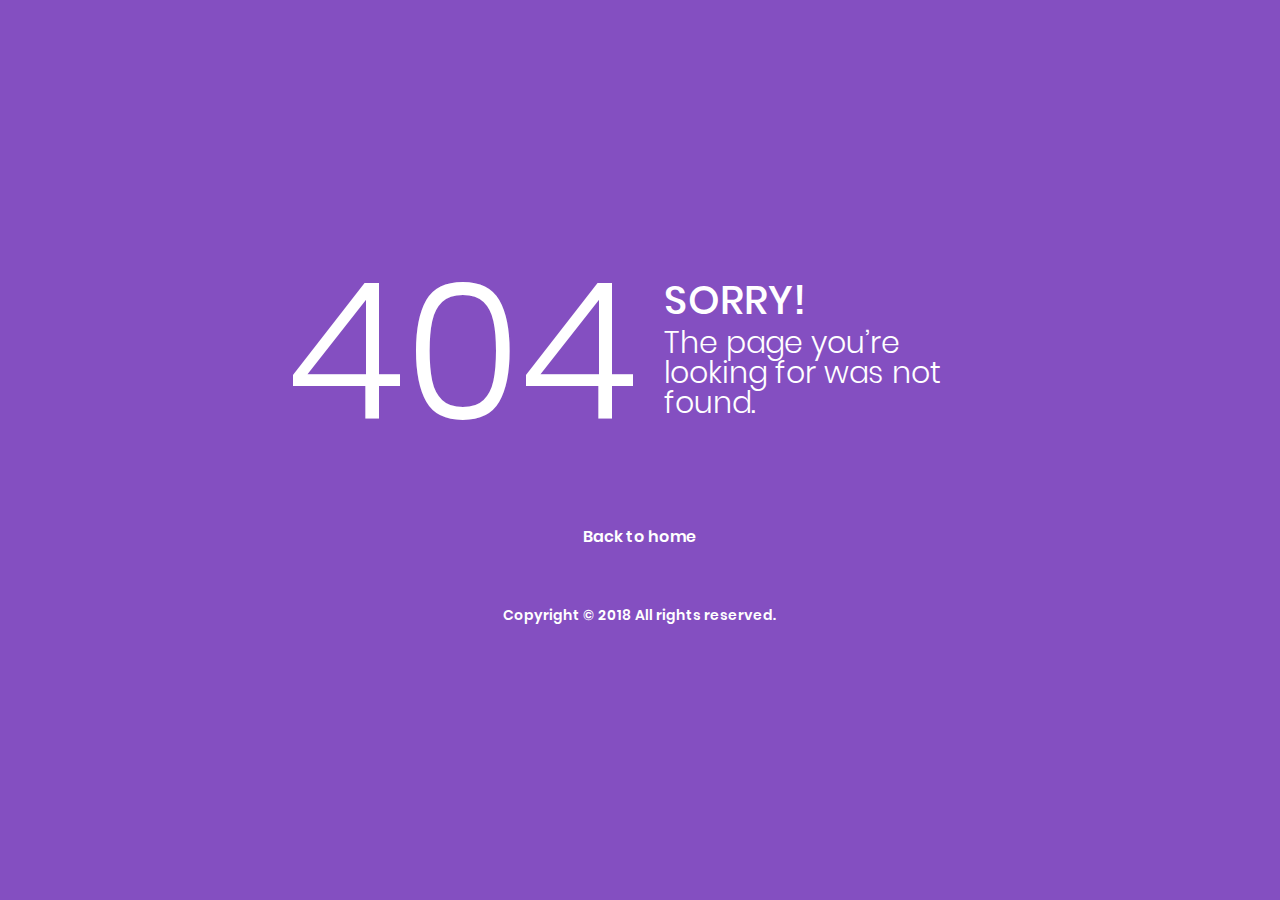
<file: Views/admin/pages/samples/error-404.html>
<!DOCTYPE html>
<html lang="en">

<head>
  <!-- Required meta tags -->
  <meta charset="utf-8">
  <meta name="viewport" content="width=device-width, initial-scale=1, shrink-to-fit=no">
  <title>PolluxUI Admin</title>
  <!-- base:css -->
  <link rel="stylesheet" href="../../vendors/typicons/typicons.css">
  <link rel="stylesheet" href="../../vendors/css/vendor.bundle.base.css">
  <!-- endinject -->
  <!-- inject:css -->
  <link rel="stylesheet" href="../../css/vertical-layout-light/style.css">
  <!-- endinject -->
  <link rel="shortcut icon" href="../../images/favicon.png" />
</head>

<body>
  <div class="container-scroller">
    <div class="container-fluid page-body-wrapper full-page-wrapper">
      <div class="content-wrapper d-flex align-items-center text-center error-page bg-primary">
        <div class="row flex-grow">
          <div class="col-lg-7 mx-auto text-white">
            <div class="row align-items-center d-flex flex-row">
              <div class="col-lg-6 text-lg-right pr-lg-4">
                <h1 class="display-1 mb-0">404</h1>
              </div>
              <div class="col-lg-6 error-page-divider text-lg-left pl-lg-4">
                <h2>SORRY!</h2>
                <h3 class="font-weight-light">The page you’re looking for was not found.</h3>
              </div>
            </div>
            <div class="row mt-5">
              <div class="col-12 text-center mt-xl-2">
                <a class="text-white font-weight-medium" href="../../index.html">Back to home</a>
              </div>
            </div>
            <div class="row mt-5">
              <div class="col-12 mt-xl-2">
                <p class="text-white font-weight-medium text-center">Copyright &copy; 2018  All rights reserved.</p>
              </div>
            </div>
          </div>
        </div>
      </div>
      <!-- content-wrapper ends -->
    </div>
    <!-- page-body-wrapper ends -->
  </div>
  <!-- container-scroller -->
  <!-- base:js -->
  <script src="../../vendors/js/vendor.bundle.base.js"></script>
  <!-- endinject -->
  <!-- inject:js -->
  <script src="../../js/off-canvas.js"></script>
  <script src="../../js/hoverable-collapse.js"></script>
  <script src="../../js/template.js"></script>
  <script src="../../js/settings.js"></script>
  <script src="../../js/todolist.js"></script>
  <!-- endinject -->
</body>

</html>
</file>
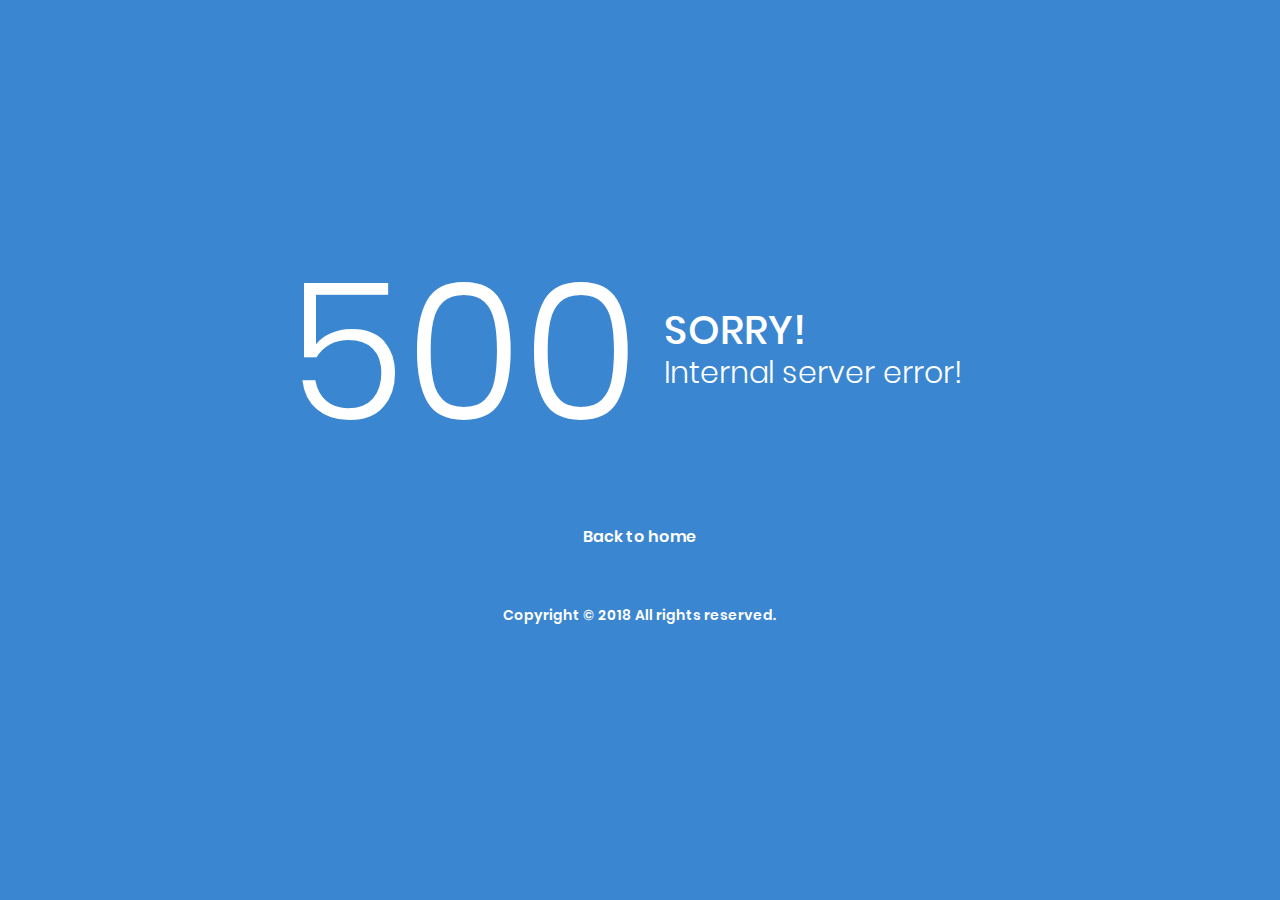
<file: Views/admin/pages/samples/error-500.html>
<!DOCTYPE html>
<html lang="en">

<head>
  <!-- Required meta tags -->
  <meta charset="utf-8">
  <meta name="viewport" content="width=device-width, initial-scale=1, shrink-to-fit=no">
  <title>PolluxUI Admin</title>
  <!-- base:css -->
  <link rel="stylesheet" href="../../vendors/typicons/typicons.css">
  <link rel="stylesheet" href="../../vendors/css/vendor.bundle.base.css">
  <!-- endinject -->
  <!-- inject:css -->
  <link rel="stylesheet" href="../../css/vertical-layout-light/style.css">
  <!-- endinject -->
  <link rel="shortcut icon" href="../../images/favicon.png" />
</head>

<body>
  <div class="container-scroller">
    <div class="container-fluid page-body-wrapper full-page-wrapper">
      <div class="content-wrapper d-flex align-items-center text-center error-page bg-info">
        <div class="row flex-grow">
          <div class="col-lg-7 mx-auto text-white">
            <div class="row align-items-center d-flex flex-row">
              <div class="col-lg-6 text-lg-right pr-lg-4">
                <h1 class="display-1 mb-0">500</h1>
              </div>
              <div class="col-lg-6 error-page-divider text-lg-left pl-lg-4">
                <h2>SORRY!</h2>
                <h3 class="font-weight-light">Internal server error!</h3>
              </div>
            </div>
            <div class="row mt-5">
              <div class="col-12 text-center mt-xl-2">
                <a class="text-white font-weight-medium" href="../../index.html">Back to home</a>
              </div>
            </div>
            <div class="row mt-5">
              <div class="col-12 mt-xl-2">
                <p class="text-white font-weight-medium text-center">Copyright &copy; 2018  All rights reserved.</p>
              </div>
            </div>
          </div>
        </div>
      </div>
      <!-- content-wrapper ends -->
    </div>
    <!-- page-body-wrapper ends -->
  </div>
  <!-- container-scroller -->
  <!-- base:js -->
  <script src="../../vendors/js/vendor.bundle.base.js"></script>
  <!-- endinject -->
  <!-- inject:js -->
  <script src="../../js/off-canvas.js"></script>
  <script src="../../js/hoverable-collapse.js"></script>
  <script src="../../js/template.js"></script>
  <script src="../../js/settings.js"></script>
  <script src="../../js/todolist.js"></script>
  <!-- endinject -->
</body>

</html>
</file>
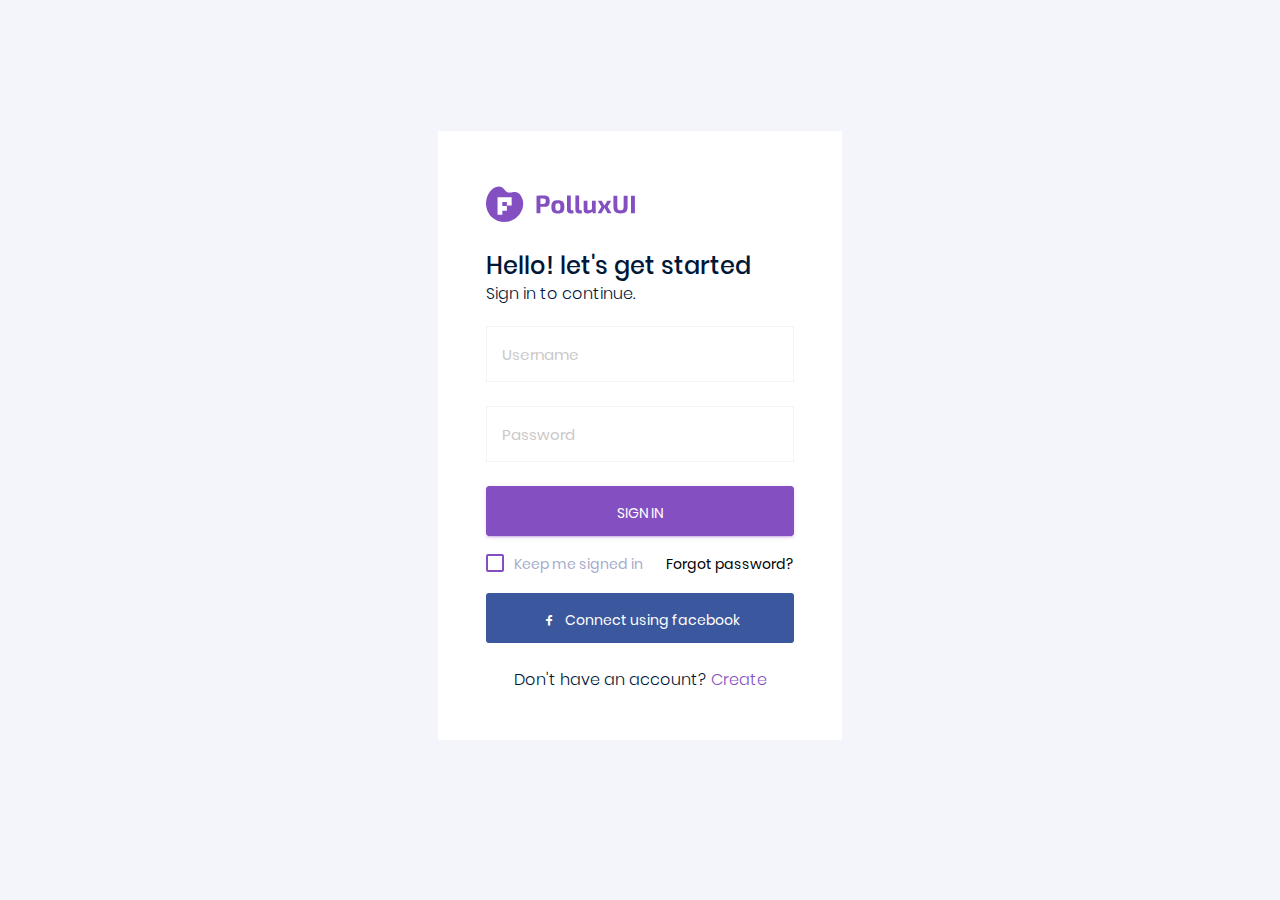
<file: Views/admin/pages/samples/login.html>
<!DOCTYPE html>
<html lang="en">

<head>
  <!-- Required meta tags -->
  <meta charset="utf-8">
  <meta name="viewport" content="width=device-width, initial-scale=1, shrink-to-fit=no">
  <title>PolluxUI Admin</title>
  <!-- base:css -->
  <link rel="stylesheet" href="../../vendors/typicons/typicons.css">
  <link rel="stylesheet" href="../../vendors/css/vendor.bundle.base.css">
  <!-- endinject -->
  <!-- plugin css for this page -->
  <!-- End plugin css for this page -->
  <!-- inject:css -->
  <link rel="stylesheet" href="../../css/vertical-layout-light/style.css">
  <!-- endinject -->
  <link rel="shortcut icon" href="../../images/favicon.png" />
</head>

<body>
  <div class="container-scroller">
    <div class="container-fluid page-body-wrapper full-page-wrapper">
      <div class="content-wrapper d-flex align-items-center auth px-0">
        <div class="row w-100 mx-0">
          <div class="col-lg-4 mx-auto">
            <div class="auth-form-light text-left py-5 px-4 px-sm-5">
              <div class="brand-logo">
                <img src="../../images/logo-dark.svg" alt="logo">
              </div>
              <h4>Hello! let's get started</h4>
              <h6 class="font-weight-light">Sign in to continue.</h6>
              <form class="pt-3">
                <div class="form-group">
                  <input type="email" class="form-control form-control-lg" id="exampleInputEmail1" placeholder="Username">
                </div>
                <div class="form-group">
                  <input type="password" class="form-control form-control-lg" id="exampleInputPassword1" placeholder="Password">
                </div>
                <div class="mt-3">
                  <a class="btn btn-block btn-primary btn-lg font-weight-medium auth-form-btn" href="../../index.html">SIGN IN</a>
                </div>
                <div class="my-2 d-flex justify-content-between align-items-center">
                  <div class="form-check">
                    <label class="form-check-label text-muted">
                      <input type="checkbox" class="form-check-input">
                      Keep me signed in
                    </label>
                  </div>
                  <a href="#" class="auth-link text-black">Forgot password?</a>
                </div>
                <div class="mb-2">
                  <button type="button" class="btn btn-block btn-facebook auth-form-btn">
                    <i class="typcn typcn-social-facebook mr-2"></i>Connect using facebook
                  </button>
                </div>
                <div class="text-center mt-4 font-weight-light">
                  Don't have an account? <a href="register.html" class="text-primary">Create</a>
                </div>
              </form>
            </div>
          </div>
        </div>
      </div>
      <!-- content-wrapper ends -->
    </div>
    <!-- page-body-wrapper ends -->
  </div>
  <!-- container-scroller -->
  <!-- base:js -->
  <script src="../../vendors/js/vendor.bundle.base.js"></script>
  <!-- endinject -->
  <!-- inject:js -->
  <script src="../../js/off-canvas.js"></script>
  <script src="../../js/hoverable-collapse.js"></script>
  <script src="../../js/template.js"></script>
  <script src="../../js/settings.js"></script>
  <script src="../../js/todolist.js"></script>
  <!-- endinject -->
</body>

</html>
</file>
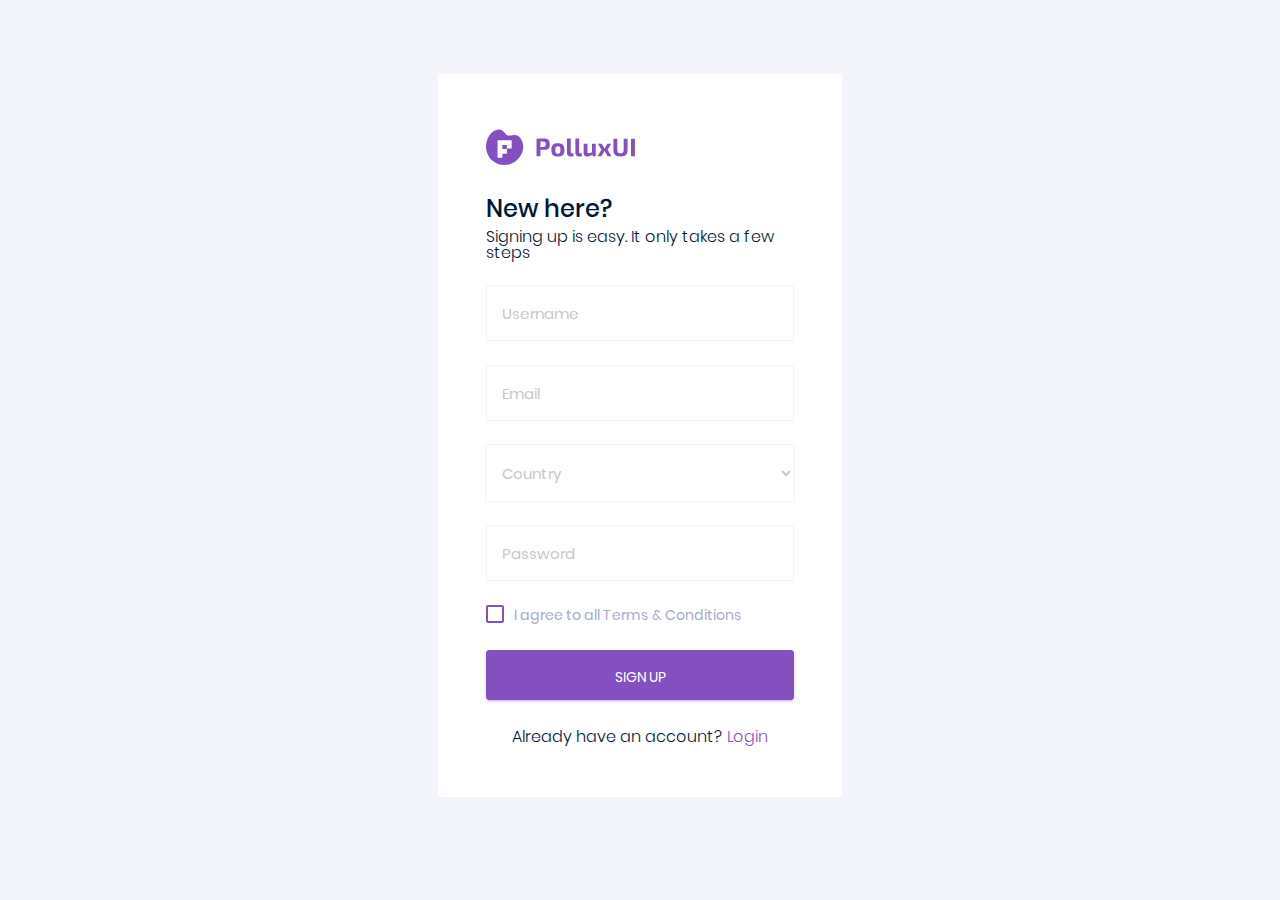
<file: Views/admin/pages/samples/register.html>
<!DOCTYPE html>
<html lang="en">

<head>
  <!-- Required meta tags -->
  <meta charset="utf-8">
  <meta name="viewport" content="width=device-width, initial-scale=1, shrink-to-fit=no">
  <title>PolluxUI Admin</title>
  <!-- base:css -->
  <link rel="stylesheet" href="../../vendors/typicons/typicons.css">
  <link rel="stylesheet" href="../../vendors/css/vendor.bundle.base.css">
  <!-- endinject -->
  <!-- plugin css for this page -->
  <!-- End plugin css for this page -->
  <!-- inject:css -->
  <link rel="stylesheet" href="../../css/vertical-layout-light/style.css">
  <!-- endinject -->
  <link rel="shortcut icon" href="../../images/favicon.png" />
</head>

<body>
  <div class="container-scroller">
    <div class="container-fluid page-body-wrapper full-page-wrapper">
      <div class="content-wrapper d-flex align-items-center auth px-0">
        <div class="row w-100 mx-0">
          <div class="col-lg-4 mx-auto">
            <div class="auth-form-light text-left py-5 px-4 px-sm-5">
              <div class="brand-logo">
                <img src="../../images/logo-dark.svg" alt="logo">
              </div>
              <h4>New here?</h4>
              <h6 class="font-weight-light">Signing up is easy. It only takes a few steps</h6>
              <form class="pt-3">
                <div class="form-group">
                  <input type="text" class="form-control form-control-lg" id="exampleInputUsername1" placeholder="Username">
                </div>
                <div class="form-group">
                  <input type="email" class="form-control form-control-lg" id="exampleInputEmail1" placeholder="Email">
                </div>
                <div class="form-group">
                  <select class="form-control form-control-lg" id="exampleFormControlSelect2">
                    <option>Country</option>
                    <option>United States of America</option>
                    <option>United Kingdom</option>
                    <option>India</option>
                    <option>Germany</option>
                    <option>Argentina</option>
                  </select>
                </div>
                <div class="form-group">
                  <input type="password" class="form-control form-control-lg" id="exampleInputPassword1" placeholder="Password">
                </div>
                <div class="mb-4">
                  <div class="form-check">
                    <label class="form-check-label text-muted">
                      <input type="checkbox" class="form-check-input">
                      I agree to all Terms & Conditions
                    </label>
                  </div>
                </div>
                <div class="mt-3">
                  <a class="btn btn-block btn-primary btn-lg font-weight-medium auth-form-btn" href="../../index.html">SIGN UP</a>
                </div>
                <div class="text-center mt-4 font-weight-light">
                  Already have an account? <a href="login.html" class="text-primary">Login</a>
                </div>
              </form>
            </div>
          </div>
        </div>
      </div>
      <!-- content-wrapper ends -->
    </div>
    <!-- page-body-wrapper ends -->
  </div>
  <!-- container-scroller -->
  <!-- base:js -->
  <script src="../../vendors/js/vendor.bundle.base.js"></script>
  <!-- endinject -->
  <!-- inject:js -->
  <script src="../../js/off-canvas.js"></script>
  <script src="../../js/hoverable-collapse.js"></script>
  <script src="../../js/template.js"></script>
  <script src="../../js/settings.js"></script>
  <script src="../../js/todolist.js"></script>
  <!-- endinject -->
</body>

</html>
</file>
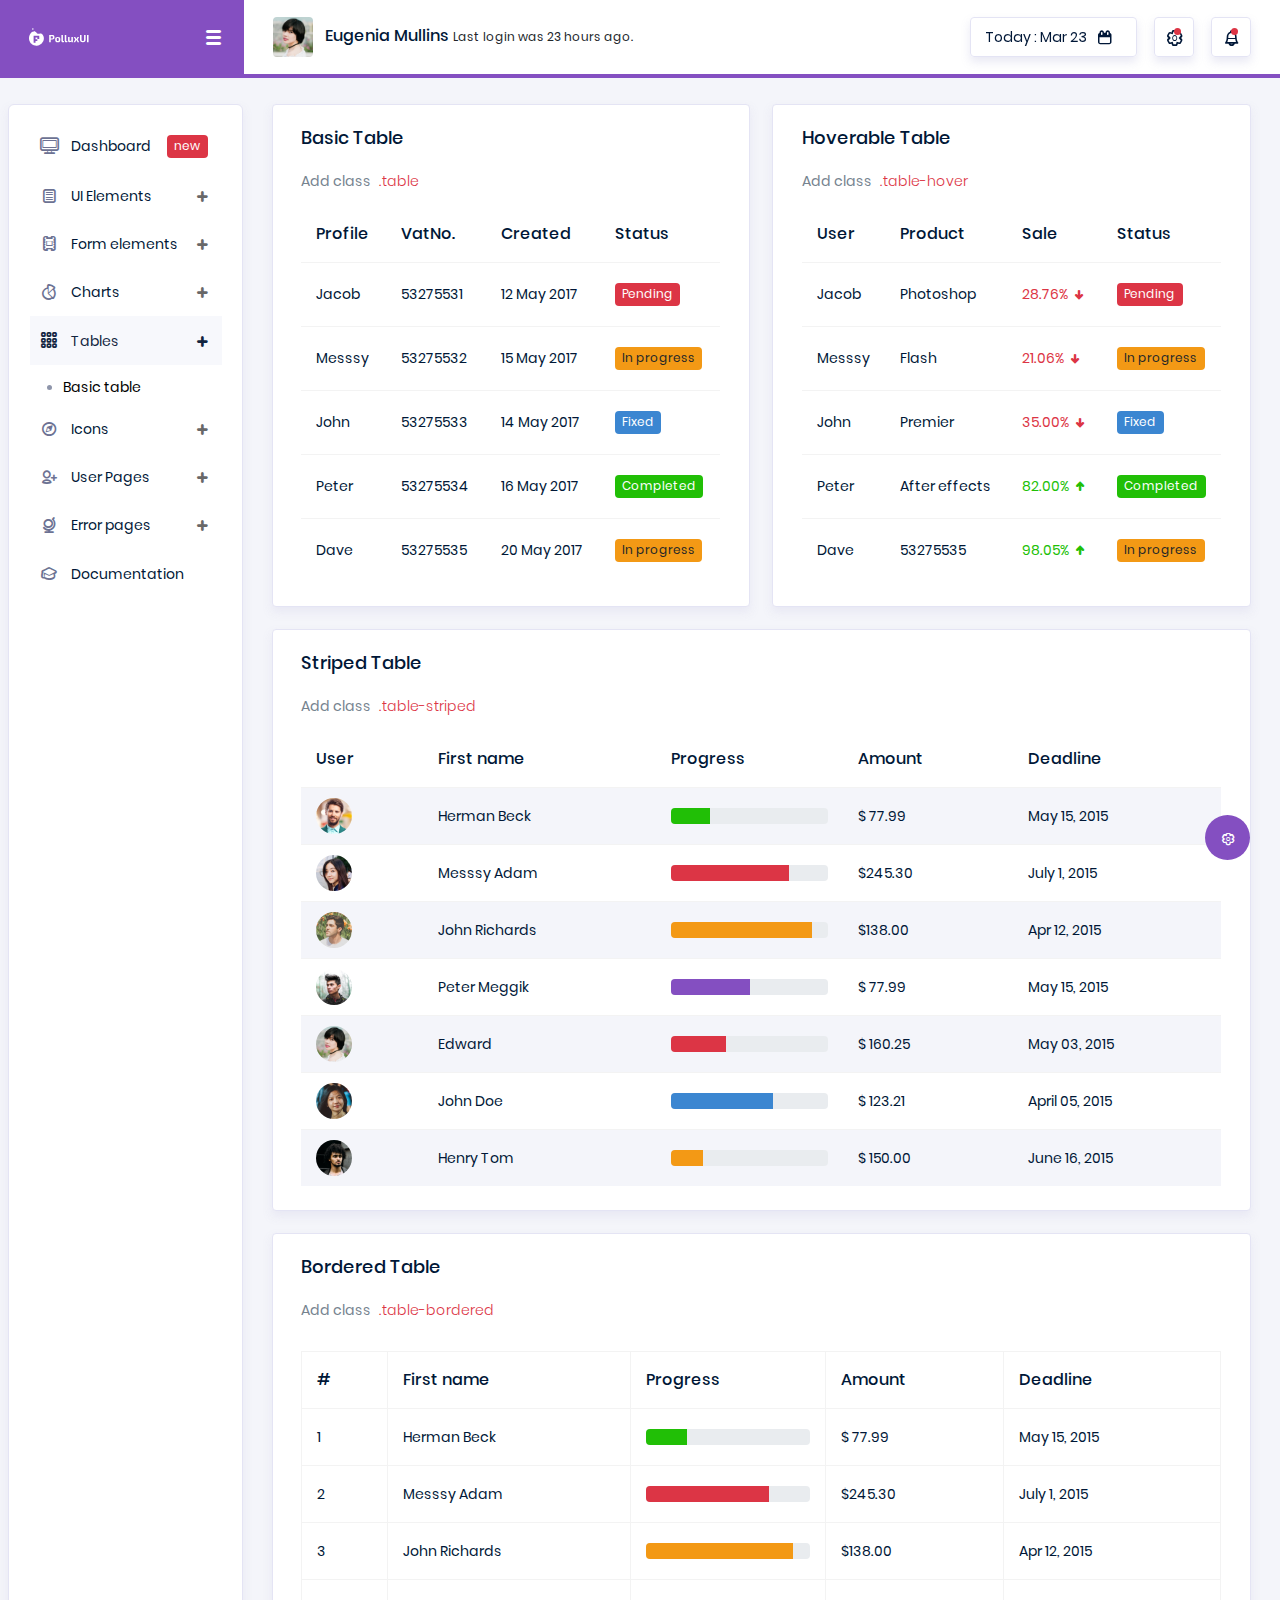
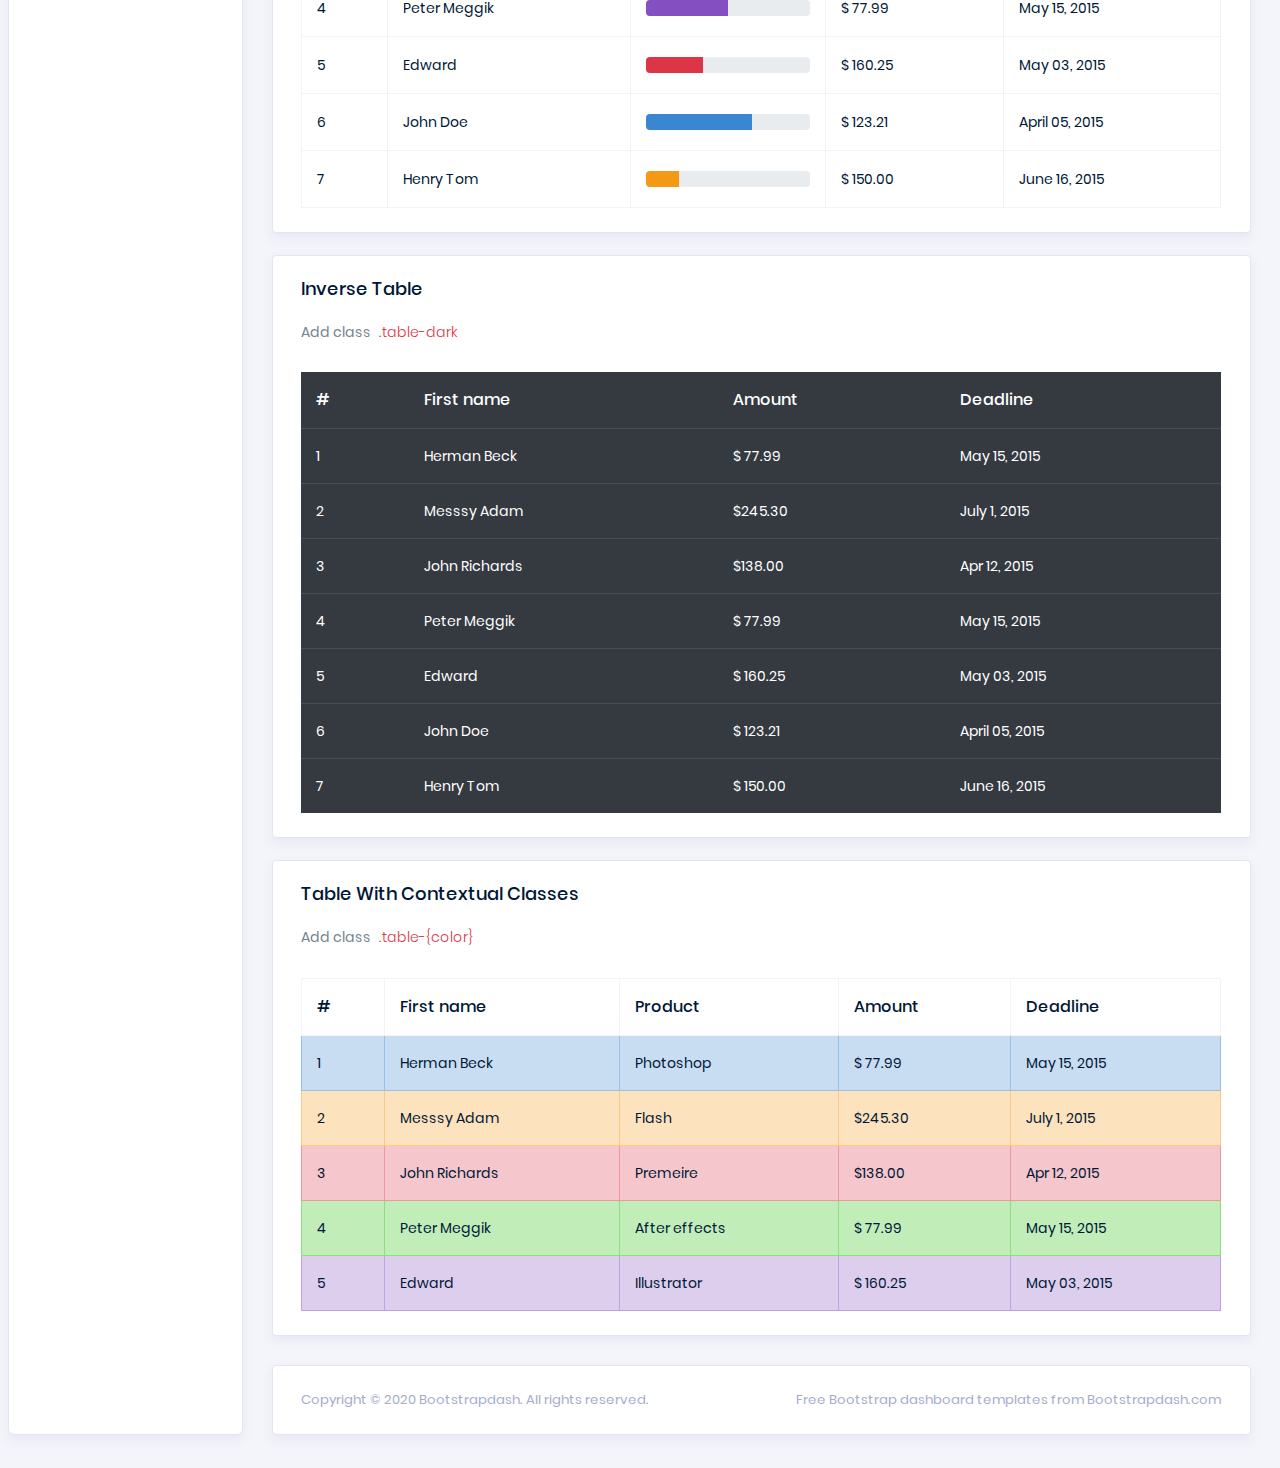
<file: Views/admin/pages/tables/basic-table.html>
<!DOCTYPE html>
<html lang="en">

<head>
  <!-- Required meta tags -->
  <meta charset="utf-8">
  <meta name="viewport" content="width=device-width, initial-scale=1, shrink-to-fit=no">
  <title>PolluxUI Admin</title>
  <!-- base:css -->
  <link rel="stylesheet" href="../../vendors/typicons/typicons.css">
  <link rel="stylesheet" href="../../vendors/css/vendor.bundle.base.css">
  <!-- endinject -->
  <!-- inject:css -->
  <link rel="stylesheet" href="../../css/vertical-layout-light/style.css">
  <!-- endinject -->
  <link rel="shortcut icon" href="../../images/favicon.png" />
</head>

<body>
  <div class="container-scroller">
    <!-- partial:../../partials/_navbar.html -->
    <nav class="navbar col-lg-12 col-12 p-0 fixed-top d-flex flex-row">
      <div class="navbar-brand-wrapper d-flex justify-content-center">
        <div class="navbar-brand-inner-wrapper d-flex justify-content-between align-items-center w-100">
          <a class="navbar-brand brand-logo" href="../../index.html"><img src="../../images/logo.svg" alt="logo"/></a>
          <a class="navbar-brand brand-logo-mini" href="../../index.html"><img src="../../images/logo-mini.svg" alt="logo"/></a>
          <button class="navbar-toggler navbar-toggler align-self-center" type="button" data-toggle="minimize">
            <span class="typcn typcn-th-menu"></span>
          </button>
        </div>
      </div>
      <div class="navbar-menu-wrapper d-flex align-items-center justify-content-end">
        <ul class="navbar-nav mr-lg-2">
          <li class="nav-item nav-profile dropdown">
            <a class="nav-link" href="#" data-toggle="dropdown" id="profileDropdown">
              <img src="../../images/faces/face5.jpg" alt="profile"/>
              <span class="nav-profile-name">Eugenia Mullins</span>
            </a>
            <div class="dropdown-menu dropdown-menu-right navbar-dropdown" aria-labelledby="profileDropdown">
              <a class="dropdown-item">
                <i class="typcn typcn-cog-outline text-primary"></i>
                Settings
              </a>
              <a class="dropdown-item">
                <i class="typcn typcn-eject text-primary"></i>
                Logout
              </a>
            </div>
          </li>
          <li class="nav-item nav-user-status dropdown">
              <p class="mb-0">Last login was 23 hours ago.</p>
          </li>
        </ul>
        <ul class="navbar-nav navbar-nav-right">
          <li class="nav-item nav-date dropdown">
            <a class="nav-link d-flex justify-content-center align-items-center" href="javascript:;">
              <h6 class="date mb-0">Today : Mar 23</h6>
              <i class="typcn typcn-calendar"></i>
            </a>
          </li>
          <li class="nav-item dropdown">
            <a class="nav-link count-indicator dropdown-toggle d-flex justify-content-center align-items-center" id="messageDropdown" href="#" data-toggle="dropdown">
              <i class="typcn typcn-cog-outline mx-0"></i>
              <span class="count"></span>
            </a>
            <div class="dropdown-menu dropdown-menu-right navbar-dropdown preview-list" aria-labelledby="messageDropdown">
              <p class="mb-0 font-weight-normal float-left dropdown-header">Messages</p>
              <a class="dropdown-item preview-item">
                <div class="preview-thumbnail">
                    <img src="../../images/faces/face4.jpg" alt="image" class="profile-pic">
                </div>
                <div class="preview-item-content flex-grow">
                  <h6 class="preview-subject ellipsis font-weight-normal">David Grey
                  </h6>
                  <p class="font-weight-light small-text text-muted mb-0">
                    The meeting is cancelled
                  </p>
                </div>
              </a>
              <a class="dropdown-item preview-item">
                <div class="preview-thumbnail">
                    <img src="../../images/faces/face2.jpg" alt="image" class="profile-pic">
                </div>
                <div class="preview-item-content flex-grow">
                  <h6 class="preview-subject ellipsis font-weight-normal">Tim Cook
                  </h6>
                  <p class="font-weight-light small-text text-muted mb-0">
                    New product launch
                  </p>
                </div>
              </a>
              <a class="dropdown-item preview-item">
                <div class="preview-thumbnail">
                    <img src="../../images/faces/face3.jpg" alt="image" class="profile-pic">
                </div>
                <div class="preview-item-content flex-grow">
                  <h6 class="preview-subject ellipsis font-weight-normal"> Johnson
                  </h6>
                  <p class="font-weight-light small-text text-muted mb-0">
                    Upcoming board meeting
                  </p>
                </div>
              </a>
            </div>
          </li>
          <li class="nav-item dropdown mr-0">
            <a class="nav-link count-indicator dropdown-toggle d-flex align-items-center justify-content-center" id="notificationDropdown" href="#" data-toggle="dropdown">
              <i class="typcn typcn-bell mx-0"></i>
              <span class="count"></span>
            </a>
            <div class="dropdown-menu dropdown-menu-right navbar-dropdown preview-list" aria-labelledby="notificationDropdown">
              <p class="mb-0 font-weight-normal float-left dropdown-header">Notifications</p>
              <a class="dropdown-item preview-item">
                <div class="preview-thumbnail">
                  <div class="preview-icon bg-success">
                    <i class="typcn typcn-info mx-0"></i>
                  </div>
                </div>
                <div class="preview-item-content">
                  <h6 class="preview-subject font-weight-normal">Application Error</h6>
                  <p class="font-weight-light small-text mb-0 text-muted">
                    Just now
                  </p>
                </div>
              </a>
              <a class="dropdown-item preview-item">
                <div class="preview-thumbnail">
                  <div class="preview-icon bg-warning">
                    <i class="typcn typcn-cog-outline mx-0"></i>
                  </div>
                </div>
                <div class="preview-item-content">
                  <h6 class="preview-subject font-weight-normal">Settings</h6>
                  <p class="font-weight-light small-text mb-0 text-muted">
                    Private message
                  </p>
                </div>
              </a>
              <a class="dropdown-item preview-item">
                <div class="preview-thumbnail">
                  <div class="preview-icon bg-info">
                    <i class="typcn typcn-user mx-0"></i> 
                  </div>
                </div>
                <div class="preview-item-content">
                  <h6 class="preview-subject font-weight-normal">New user registration</h6>
                  <p class="font-weight-light small-text mb-0 text-muted">
                    2 days ago
                  </p>
                </div>
              </a>
            </div>
          </li>
        </ul>
        <button class="navbar-toggler navbar-toggler-right d-lg-none align-self-center" type="button" data-toggle="offcanvas">
          <span class="typcn typcn-th-menu"></span>
        </button>
      </div>
    </nav>
    <!-- partial -->
    <div class="container-fluid page-body-wrapper">
      <!-- partial:../../partials/_settings-panel.html -->
      <div class="theme-setting-wrapper">
        <div id="settings-trigger"><i class="typcn typcn-cog-outline"></i></div>
        <div id="theme-settings" class="settings-panel">
          <i class="settings-close typcn typcn-times"></i>
          <p class="settings-heading">SIDEBAR SKINS</p>
          <div class="sidebar-bg-options selected" id="sidebar-light-theme"><div class="img-ss rounded-circle bg-light border mr-3"></div>Light</div>
          <div class="sidebar-bg-options" id="sidebar-dark-theme"><div class="img-ss rounded-circle bg-dark border mr-3"></div>Dark</div>
          <p class="settings-heading mt-2">HEADER SKINS</p>
          <div class="color-tiles mx-0 px-4">
            <div class="tiles success"></div>
            <div class="tiles warning"></div>
            <div class="tiles danger"></div>
            <div class="tiles info"></div>
            <div class="tiles dark"></div>
            <div class="tiles default"></div>
          </div>
        </div>
      </div>
      <div id="right-sidebar" class="settings-panel">
        <i class="settings-close typcn typcn-times"></i>
        <ul class="nav nav-tabs" id="setting-panel" role="tablist">
          <li class="nav-item">
            <a class="nav-link active" id="todo-tab" data-toggle="tab" href="#todo-section" role="tab" aria-controls="todo-section" aria-expanded="true">TO DO LIST</a>
          </li>
          <li class="nav-item">
            <a class="nav-link" id="chats-tab" data-toggle="tab" href="#chats-section" role="tab" aria-controls="chats-section">CHATS</a>
          </li>
        </ul>
        <div class="tab-content" id="setting-content">
          <div class="tab-pane fade show active scroll-wrapper" id="todo-section" role="tabpanel" aria-labelledby="todo-section">
            <div class="add-items d-flex px-3 mb-0">
              <form class="form w-100">
                <div class="form-group d-flex">
                  <input type="text" class="form-control todo-list-input" placeholder="Add To-do">
                  <button type="submit" class="add btn btn-primary todo-list-add-btn" id="add-task">Add</button>
                </div>
              </form>
            </div>
            <div class="list-wrapper px-3">
              <ul class="d-flex flex-column-reverse todo-list">
                <li>
                  <div class="form-check">
                    <label class="form-check-label">
                      <input class="checkbox" type="checkbox">
                      Team review meeting at 3.00 PM
                    </label>
                  </div>
                  <i class="remove typcn typcn-delete-outline"></i>
                </li>
                <li>
                  <div class="form-check">
                    <label class="form-check-label">
                      <input class="checkbox" type="checkbox">
                      Prepare for presentation
                    </label>
                  </div>
                  <i class="remove typcn typcn-delete-outline"></i>
                </li>
                <li>
                  <div class="form-check">
                    <label class="form-check-label">
                      <input class="checkbox" type="checkbox">
                      Resolve all the low priority tickets due today
                    </label>
                  </div>
                  <i class="remove typcn typcn-delete-outline"></i>
                </li>
                <li class="completed">
                  <div class="form-check">
                    <label class="form-check-label">
                      <input class="checkbox" type="checkbox" checked>
                      Schedule meeting for next week
                    </label>
                  </div>
                  <i class="remove typcn typcn-delete-outline"></i>
                </li>
                <li class="completed">
                  <div class="form-check">
                    <label class="form-check-label">
                      <input class="checkbox" type="checkbox" checked>
                      Project review
                    </label>
                  </div>
                  <i class="remove typcn typcn-delete-outline"></i>
                </li>
              </ul>
            </div>
            <div class="events py-4 border-bottom px-3">
              <div class="wrapper d-flex mb-2">
                <i class="typcn typcn-media-record-outline text-primary mr-2"></i>
                <span>Feb 11 2018</span>
              </div>
              <p class="mb-0 font-weight-thin text-gray">Creating component page</p>
              <p class="text-gray mb-0">build a js based app</p>
            </div>
            <div class="events pt-4 px-3">
              <div class="wrapper d-flex mb-2">
                <i class="typcn typcn-media-record-outline text-primary mr-2"></i>
                <span>Feb 7 2018</span>
              </div>
              <p class="mb-0 font-weight-thin text-gray">Meeting with Alisa</p>
              <p class="text-gray mb-0 ">Call Sarah Graves</p>
            </div>
          </div>
          <!-- To do section tab ends -->
          <div class="tab-pane fade" id="chats-section" role="tabpanel" aria-labelledby="chats-section">
            <div class="d-flex align-items-center justify-content-between border-bottom">
              <p class="settings-heading border-top-0 mb-3 pl-3 pt-0 border-bottom-0 pb-0">Friends</p>
              <small class="settings-heading border-top-0 mb-3 pt-0 border-bottom-0 pb-0 pr-3 font-weight-normal">See All</small>
            </div>
            <ul class="chat-list">
              <li class="list active">
                <div class="profile"><img src="../../images/faces/face1.jpg" alt="image"><span class="online"></span></div>
                <div class="info">
                  <p>Thomas Douglas</p>
                  <p>Available</p>
                </div>
                <small class="text-muted my-auto">19 min</small>
              </li>
              <li class="list">
                <div class="profile"><img src="../../images/faces/face2.jpg" alt="image"><span class="offline"></span></div>
                <div class="info">
                  <div class="wrapper d-flex">
                    <p>Catherine</p>
                  </div>
                  <p>Away</p>
                </div>
                <div class="badge badge-success badge-pill my-auto mx-2">4</div>
                <small class="text-muted my-auto">23 min</small>
              </li>
              <li class="list">
                <div class="profile"><img src="../../images/faces/face3.jpg" alt="image"><span class="online"></span></div>
                <div class="info">
                  <p>Daniel Russell</p>
                  <p>Available</p>
                </div>
                <small class="text-muted my-auto">14 min</small>
              </li>
              <li class="list">
                <div class="profile"><img src="../../images/faces/face4.jpg" alt="image"><span class="offline"></span></div>
                <div class="info">
                  <p>James Richardson</p>
                  <p>Away</p>
                </div>
                <small class="text-muted my-auto">2 min</small>
              </li>
              <li class="list">
                <div class="profile"><img src="../../images/faces/face5.jpg" alt="image"><span class="online"></span></div>
                <div class="info">
                  <p>Madeline Kennedy</p>
                  <p>Available</p>
                </div>
                <small class="text-muted my-auto">5 min</small>
              </li>
              <li class="list">
                <div class="profile"><img src="../../images/faces/face6.jpg" alt="image"><span class="online"></span></div>
                <div class="info">
                  <p>Sarah Graves</p>
                  <p>Available</p>
                </div>
                <small class="text-muted my-auto">47 min</small>
              </li>
            </ul>
          </div>
          <!-- chat tab ends -->
        </div>
      </div>
      <!-- partial -->
      <!-- partial:../../partials/_sidebar.html -->
      <nav class="sidebar sidebar-offcanvas" id="sidebar">
        <ul class="nav">
          <li class="nav-item">
            <a class="nav-link" href="../../index.html">
              <i class="typcn typcn-device-desktop menu-icon"></i>
              <span class="menu-title">Dashboard</span>
              <div class="badge badge-danger">new</div>
            </a>
          </li>
          <li class="nav-item">
            <a class="nav-link" data-toggle="collapse" href="#ui-basic" aria-expanded="false" aria-controls="ui-basic">
              <i class="typcn typcn-document-text menu-icon"></i>
              <span class="menu-title">UI Elements</span>
              <i class="menu-arrow"></i>
            </a>
            <div class="collapse" id="ui-basic">
              <ul class="nav flex-column sub-menu">
                <li class="nav-item"> <a class="nav-link" href="../../pages/ui-features/buttons.html">Buttons</a></li>
                <li class="nav-item"> <a class="nav-link" href="../../pages/ui-features/dropdowns.html">Dropdowns</a></li>
                <li class="nav-item"> <a class="nav-link" href="../../pages/ui-features/typography.html">Typography</a></li>
              </ul>
            </div>
          </li>
          <li class="nav-item">
            <a class="nav-link" data-toggle="collapse" href="#form-elements" aria-expanded="false" aria-controls="form-elements">
              <i class="typcn typcn-film menu-icon"></i>
              <span class="menu-title">Form elements</span>
              <i class="menu-arrow"></i>
            </a>
            <div class="collapse" id="form-elements">
              <ul class="nav flex-column sub-menu">
                <li class="nav-item"><a class="nav-link" href="../../pages/forms/basic_elements.html">Basic Elements</a></li>
              </ul>
            </div>
          </li>
          <li class="nav-item">
            <a class="nav-link" data-toggle="collapse" href="#charts" aria-expanded="false" aria-controls="charts">
              <i class="typcn typcn-chart-pie-outline menu-icon"></i>
              <span class="menu-title">Charts</span>
              <i class="menu-arrow"></i>
            </a>
            <div class="collapse" id="charts">
              <ul class="nav flex-column sub-menu">
                <li class="nav-item"> <a class="nav-link" href="../../pages/charts/chartjs.html">ChartJs</a></li>
              </ul>
            </div>
          </li>
          <li class="nav-item">
            <a class="nav-link" data-toggle="collapse" href="#tables" aria-expanded="false" aria-controls="tables">
              <i class="typcn typcn-th-small-outline menu-icon"></i>
              <span class="menu-title">Tables</span>
              <i class="menu-arrow"></i>
            </a>
            <div class="collapse" id="tables">
              <ul class="nav flex-column sub-menu">
                <li class="nav-item"> <a class="nav-link" href="../../pages/tables/basic-table.html">Basic table</a></li>
              </ul>
            </div>
          </li>
          <li class="nav-item">
            <a class="nav-link" data-toggle="collapse" href="#icons" aria-expanded="false" aria-controls="icons">
              <i class="typcn typcn-compass menu-icon"></i>
              <span class="menu-title">Icons</span>
              <i class="menu-arrow"></i>
            </a>
            <div class="collapse" id="icons">
              <ul class="nav flex-column sub-menu">
                <li class="nav-item"> <a class="nav-link" href="../../pages/icons/mdi.html">Mdi icons</a></li>
              </ul>
            </div>
          </li>
          <li class="nav-item">
            <a class="nav-link" data-toggle="collapse" href="#auth" aria-expanded="false" aria-controls="auth">
              <i class="typcn typcn-user-add-outline menu-icon"></i>
              <span class="menu-title">User Pages</span>
              <i class="menu-arrow"></i>
            </a>
            <div class="collapse" id="auth">
              <ul class="nav flex-column sub-menu">
                <li class="nav-item"> <a class="nav-link" href="../../pages/samples/login.html"> Login </a></li>
                <li class="nav-item"> <a class="nav-link" href="../../pages/samples/register.html"> Register </a></li>
              </ul>
            </div>
          </li>
          <li class="nav-item">
            <a class="nav-link" data-toggle="collapse" href="#error" aria-expanded="false" aria-controls="error">
              <i class="typcn typcn-globe-outline menu-icon"></i>
              <span class="menu-title">Error pages</span>
              <i class="menu-arrow"></i>
            </a>
            <div class="collapse" id="error">
              <ul class="nav flex-column sub-menu">
                <li class="nav-item"> <a class="nav-link" href="../../pages/samples/error-404.html"> 404 </a></li>
                <li class="nav-item"> <a class="nav-link" href="../../pages/samples/error-500.html"> 500 </a></li>
              </ul>
            </div>
          </li>
          <li class="nav-item">
            <a class="nav-link" href="https://bootstrapdash.com/demo/polluxui-free/docs/documentation.html">
              <i class="typcn typcn-mortar-board menu-icon"></i>
              <span class="menu-title">Documentation</span>
            </a>
          </li>
        </ul>
      </nav>
      <!-- partial -->
      <div class="main-panel">
        <div class="content-wrapper">
          <div class="row">
            <div class="col-lg-6 grid-margin stretch-card">
              <div class="card">
                <div class="card-body">
                  <h4 class="card-title">Basic Table</h4>
                  <p class="card-description">
                    Add class <code>.table</code>
                  </p>
                  <div class="table-responsive">
                    <table class="table">
                      <thead>
                        <tr>
                          <th>Profile</th>
                          <th>VatNo.</th>
                          <th>Created</th>
                          <th>Status</th>
                        </tr>
                      </thead>
                      <tbody>
                        <tr>
                          <td>Jacob</td>
                          <td>53275531</td>
                          <td>12 May 2017</td>
                          <td><label class="badge badge-danger">Pending</label></td>
                        </tr>
                        <tr>
                          <td>Messsy</td>
                          <td>53275532</td>
                          <td>15 May 2017</td>
                          <td><label class="badge badge-warning">In progress</label></td>
                        </tr>
                        <tr>
                          <td>John</td>
                          <td>53275533</td>
                          <td>14 May 2017</td>
                          <td><label class="badge badge-info">Fixed</label></td>
                        </tr>
                        <tr>
                          <td>Peter</td>
                          <td>53275534</td>
                          <td>16 May 2017</td>
                          <td><label class="badge badge-success">Completed</label></td>
                        </tr>
                        <tr>
                          <td>Dave</td>
                          <td>53275535</td>
                          <td>20 May 2017</td>
                          <td><label class="badge badge-warning">In progress</label></td>
                        </tr>
                      </tbody>
                    </table>
                  </div>
                </div>
              </div>
            </div>
            <div class="col-lg-6 grid-margin stretch-card">
              <div class="card">
                <div class="card-body">
                  <h4 class="card-title">Hoverable Table</h4>
                  <p class="card-description">
                    Add class <code>.table-hover</code>
                  </p>
                  <div class="table-responsive">
                    <table class="table table-hover">
                      <thead>
                        <tr>
                          <th>User</th>
                          <th>Product</th>
                          <th>Sale</th>
                          <th>Status</th>
                        </tr>
                      </thead>
                      <tbody>
                        <tr>
                          <td>Jacob</td>
                          <td>Photoshop</td>
                          <td class="text-danger"> 28.76% <i class="typcn typcn-arrow-down-thick"></i></td>
                          <td><label class="badge badge-danger">Pending</label></td>
                        </tr>
                        <tr>
                          <td>Messsy</td>
                          <td>Flash</td>
                          <td class="text-danger"> 21.06% <i class="typcn typcn-arrow-down-thick"></i></td>
                          <td><label class="badge badge-warning">In progress</label></td>
                        </tr>
                        <tr>
                          <td>John</td>
                          <td>Premier</td>
                          <td class="text-danger"> 35.00% <i class="typcn typcn-arrow-down-thick"></i></td>
                          <td><label class="badge badge-info">Fixed</label></td>
                        </tr>
                        <tr>
                          <td>Peter</td>
                          <td>After effects</td>
                          <td class="text-success"> 82.00% <i class="typcn typcn-arrow-up-thick"></i></td>
                          <td><label class="badge badge-success">Completed</label></td>
                        </tr>
                        <tr>
                          <td>Dave</td>
                          <td>53275535</td>
                          <td class="text-success"> 98.05% <i class="typcn typcn-arrow-up-thick"></i></td>
                          <td><label class="badge badge-warning">In progress</label></td>
                        </tr>
                      </tbody>
                    </table>
                  </div>
                </div>
              </div>
            </div>
            <div class="col-lg-12 grid-margin stretch-card">
              <div class="card">
                <div class="card-body">
                  <h4 class="card-title">Striped Table</h4>
                  <p class="card-description">
                    Add class <code>.table-striped</code>
                  </p>
                  <div class="table-responsive">
                    <table class="table table-striped">
                      <thead>
                        <tr>
                          <th>
                            User
                          </th>
                          <th>
                            First name
                          </th>
                          <th>
                            Progress
                          </th>
                          <th>
                            Amount
                          </th>
                          <th>
                            Deadline
                          </th>
                        </tr>
                      </thead>
                      <tbody>
                        <tr>
                          <td class="py-1">
                            <img src="../../images/faces/face1.jpg" alt="image"/>
                          </td>
                          <td>
                            Herman Beck
                          </td>
                          <td>
                            <div class="progress">
                              <div class="progress-bar bg-success" role="progressbar" style="width: 25%" aria-valuenow="25" aria-valuemin="0" aria-valuemax="100"></div>
                            </div>
                          </td>
                          <td>
                            $ 77.99
                          </td>
                          <td>
                            May 15, 2015
                          </td>
                        </tr>
                        <tr>
                          <td class="py-1">
                            <img src="../../images/faces/face2.jpg" alt="image"/>
                          </td>
                          <td>
                            Messsy Adam
                          </td>
                          <td>
                            <div class="progress">
                              <div class="progress-bar bg-danger" role="progressbar" style="width: 75%" aria-valuenow="75" aria-valuemin="0" aria-valuemax="100"></div>
                            </div>
                          </td>
                          <td>
                            $245.30
                          </td>
                          <td>
                            July 1, 2015
                          </td>
                        </tr>
                        <tr>
                          <td class="py-1">
                            <img src="../../images/faces/face3.jpg" alt="image"/>
                          </td>
                          <td>
                            John Richards
                          </td>
                          <td>
                            <div class="progress">
                              <div class="progress-bar bg-warning" role="progressbar" style="width: 90%" aria-valuenow="90" aria-valuemin="0" aria-valuemax="100"></div>
                            </div>
                          </td>
                          <td>
                            $138.00
                          </td>
                          <td>
                            Apr 12, 2015
                          </td>
                        </tr>
                        <tr>
                          <td class="py-1">
                            <img src="../../images/faces/face4.jpg" alt="image"/>
                          </td>
                          <td>
                            Peter Meggik
                          </td>
                          <td>
                            <div class="progress">
                              <div class="progress-bar bg-primary" role="progressbar" style="width: 50%" aria-valuenow="50" aria-valuemin="0" aria-valuemax="100"></div>
                            </div>
                          </td>
                          <td>
                            $ 77.99
                          </td>
                          <td>
                            May 15, 2015
                          </td>
                        </tr>
                        <tr>
                          <td class="py-1">
                            <img src="../../images/faces/face5.jpg" alt="image"/>
                          </td>
                          <td>
                            Edward
                          </td>
                          <td>
                            <div class="progress">
                              <div class="progress-bar bg-danger" role="progressbar" style="width: 35%" aria-valuenow="35" aria-valuemin="0" aria-valuemax="100"></div>
                            </div>
                          </td>
                          <td>
                            $ 160.25
                          </td>
                          <td>
                            May 03, 2015
                          </td>
                        </tr>
                        <tr>
                          <td class="py-1">
                            <img src="../../images/faces/face6.jpg" alt="image"/>
                          </td>
                          <td>
                            John Doe
                          </td>
                          <td>
                            <div class="progress">
                              <div class="progress-bar bg-info" role="progressbar" style="width: 65%" aria-valuenow="65" aria-valuemin="0" aria-valuemax="100"></div>
                            </div>
                          </td>
                          <td>
                            $ 123.21
                          </td>
                          <td>
                            April 05, 2015
                          </td>
                        </tr>
                        <tr>
                          <td class="py-1">
                            <img src="../../images/faces/face7.jpg" alt="image"/>
                          </td>
                          <td>
                            Henry Tom
                          </td>
                          <td>
                            <div class="progress">
                              <div class="progress-bar bg-warning" role="progressbar" style="width: 20%" aria-valuenow="20" aria-valuemin="0" aria-valuemax="100"></div>
                            </div>
                          </td>
                          <td>
                            $ 150.00
                          </td>
                          <td>
                            June 16, 2015
                          </td>
                        </tr>
                      </tbody>
                    </table>
                  </div>
                </div>
              </div>
            </div>
            <div class="col-lg-12 grid-margin stretch-card">
              <div class="card">
                <div class="card-body">
                  <h4 class="card-title">Bordered table</h4>
                  <p class="card-description">
                    Add class <code>.table-bordered</code>
                  </p>
                  <div class="table-responsive pt-3">
                    <table class="table table-bordered">
                      <thead>
                        <tr>
                          <th>
                            #
                          </th>
                          <th>
                            First name
                          </th>
                          <th>
                            Progress
                          </th>
                          <th>
                            Amount
                          </th>
                          <th>
                            Deadline
                          </th>
                        </tr>
                      </thead>
                      <tbody>
                        <tr>
                          <td>
                            1
                          </td>
                          <td>
                            Herman Beck
                          </td>
                          <td>
                            <div class="progress">
                              <div class="progress-bar bg-success" role="progressbar" style="width: 25%" aria-valuenow="25" aria-valuemin="0" aria-valuemax="100"></div>
                            </div>
                          </td>
                          <td>
                            $ 77.99
                          </td>
                          <td>
                            May 15, 2015
                          </td>
                        </tr>
                        <tr>
                          <td>
                            2
                          </td>
                          <td>
                            Messsy Adam
                          </td>
                          <td>
                            <div class="progress">
                              <div class="progress-bar bg-danger" role="progressbar" style="width: 75%" aria-valuenow="75" aria-valuemin="0" aria-valuemax="100"></div>
                            </div>
                          </td>
                          <td>
                            $245.30
                          </td>
                          <td>
                            July 1, 2015
                          </td>
                        </tr>
                        <tr>
                          <td>
                            3
                          </td>
                          <td>
                            John Richards
                          </td>
                          <td>
                            <div class="progress">
                              <div class="progress-bar bg-warning" role="progressbar" style="width: 90%" aria-valuenow="90" aria-valuemin="0" aria-valuemax="100"></div>
                            </div>
                          </td>
                          <td>
                            $138.00
                          </td>
                          <td>
                            Apr 12, 2015
                          </td>
                        </tr>
                        <tr>
                          <td>
                            4
                          </td>
                          <td>
                            Peter Meggik
                          </td>
                          <td>
                            <div class="progress">
                              <div class="progress-bar bg-primary" role="progressbar" style="width: 50%" aria-valuenow="50" aria-valuemin="0" aria-valuemax="100"></div>
                            </div>
                          </td>
                          <td>
                            $ 77.99
                          </td>
                          <td>
                            May 15, 2015
                          </td>
                        </tr>
                        <tr>
                          <td>
                            5
                          </td>
                          <td>
                            Edward
                          </td>
                          <td>
                            <div class="progress">
                              <div class="progress-bar bg-danger" role="progressbar" style="width: 35%" aria-valuenow="35" aria-valuemin="0" aria-valuemax="100"></div>
                            </div>
                          </td>
                          <td>
                            $ 160.25
                          </td>
                          <td>
                            May 03, 2015
                          </td>
                        </tr>
                        <tr>
                          <td>
                            6
                          </td>
                          <td>
                            John Doe
                          </td>
                          <td>
                            <div class="progress">
                              <div class="progress-bar bg-info" role="progressbar" style="width: 65%" aria-valuenow="65" aria-valuemin="0" aria-valuemax="100"></div>
                            </div>
                          </td>
                          <td>
                            $ 123.21
                          </td>
                          <td>
                            April 05, 2015
                          </td>
                        </tr>
                        <tr>
                          <td>
                            7
                          </td>
                          <td>
                            Henry Tom
                          </td>
                          <td>
                            <div class="progress">
                              <div class="progress-bar bg-warning" role="progressbar" style="width: 20%" aria-valuenow="20" aria-valuemin="0" aria-valuemax="100"></div>
                            </div>
                          </td>
                          <td>
                            $ 150.00
                          </td>
                          <td>
                            June 16, 2015
                          </td>
                        </tr>
                      </tbody>
                    </table>
                  </div>
                </div>
              </div>
            </div>
            <div class="col-lg-12 grid-margin stretch-card">
              <div class="card">
                <div class="card-body">
                  <h4 class="card-title">Inverse table</h4>
                  <p class="card-description">
                    Add class <code>.table-dark</code>
                  </p>
                  <div class="table-responsive pt-3">
                    <table class="table table-dark">
                      <thead>
                        <tr>
                          <th>
                            #
                          </th>
                          <th>
                            First name
                          </th>
                          <th>
                            Amount
                          </th>
                          <th>
                            Deadline
                          </th>
                        </tr>
                      </thead>
                      <tbody>
                        <tr>
                          <td>
                            1
                          </td>
                          <td>
                            Herman Beck
                          </td>
                          <td>
                            $ 77.99
                          </td>
                          <td>
                            May 15, 2015
                          </td>
                        </tr>
                        <tr>
                          <td>
                            2
                          </td>
                          <td>
                            Messsy Adam
                          </td>
                          <td>
                            $245.30
                          </td>
                          <td>
                            July 1, 2015
                          </td>
                        </tr>
                        <tr>
                          <td>
                            3
                          </td>
                          <td>
                            John Richards
                          </td>
                          <td>
                            $138.00
                          </td>
                          <td>
                            Apr 12, 2015
                          </td>
                        </tr>
                        <tr>
                          <td>
                            4
                          </td>
                          <td>
                            Peter Meggik
                          </td>
                          <td>
                            $ 77.99
                          </td>
                          <td>
                            May 15, 2015
                          </td>
                        </tr>
                        <tr>
                          <td>
                            5
                          </td>
                          <td>
                            Edward
                          </td>
                          <td>
                            $ 160.25
                          </td>
                          <td>
                            May 03, 2015
                          </td>
                        </tr>
                        <tr>
                          <td>
                            6
                          </td>
                          <td>
                            John Doe
                          </td>
                          <td>
                            $ 123.21
                          </td>
                          <td>
                            April 05, 2015
                          </td>
                        </tr>
                        <tr>
                          <td>
                            7
                          </td>
                          <td>
                            Henry Tom
                          </td>
                          <td>
                            $ 150.00
                          </td>
                          <td>
                            June 16, 2015
                          </td>
                        </tr>
                      </tbody>
                    </table>
                  </div>
                </div>
              </div>
            </div>
            <div class="col-lg-12 stretch-card">
              <div class="card">
                <div class="card-body">
                  <h4 class="card-title">Table with contextual classes</h4>
                  <p class="card-description">
                    Add class <code>.table-{color}</code>
                  </p>
                  <div class="table-responsive pt-3">
                    <table class="table table-bordered">
                      <thead>
                        <tr>
                          <th>
                            #
                          </th>
                          <th>
                            First name
                          </th>
                          <th>
                            Product
                          </th>
                          <th>
                            Amount
                          </th>
                          <th>
                            Deadline
                          </th>
                        </tr>
                      </thead>
                      <tbody>
                        <tr class="table-info">
                          <td>
                            1
                          </td>
                          <td>
                            Herman Beck
                          </td>
                          <td>
                            Photoshop
                          </td>
                          <td>
                            $ 77.99
                          </td>
                          <td>
                            May 15, 2015
                          </td>
                        </tr>
                        <tr class="table-warning">
                          <td>
                            2
                          </td>
                          <td>
                            Messsy Adam
                          </td>
                          <td>
                            Flash
                          </td>
                          <td>
                            $245.30
                          </td>
                          <td>
                            July 1, 2015
                          </td>
                        </tr>
                        <tr class="table-danger">
                          <td>
                            3
                          </td>
                          <td>
                            John Richards
                          </td>
                          <td>
                            Premeire
                          </td>
                          <td>
                            $138.00
                          </td>
                          <td>
                            Apr 12, 2015
                          </td>
                        </tr>
                        <tr class="table-success">
                          <td>
                            4
                          </td>
                          <td>
                            Peter Meggik
                          </td>
                          <td>
                            After effects
                          </td>
                          <td>
                            $ 77.99
                          </td>
                          <td>
                            May 15, 2015
                          </td>
                        </tr>
                        <tr class="table-primary">
                          <td>
                            5
                          </td>
                          <td>
                            Edward
                          </td>
                          <td>
                            Illustrator
                          </td>
                          <td>
                            $ 160.25
                          </td>
                          <td>
                            May 03, 2015
                          </td>
                        </tr>
                      </tbody>
                    </table>
                  </div>
                </div>
              </div>
            </div>
          </div>
        </div>
        <!-- content-wrapper ends -->
        <!-- partial:../../partials/_footer.html -->
        <footer class="footer">
            <div class="card">
                <div class="card-body">
                    <div class="d-sm-flex justify-content-center justify-content-sm-between">
                        <span class="text-muted text-center text-sm-left d-block d-sm-inline-block">Copyright © 2020 <a href="https://www.bootstrapdash.com/" class="text-muted" target="_blank">Bootstrapdash</a>. All rights reserved.</span>
                        <span class="float-none float-sm-right d-block mt-1 mt-sm-0 text-center text-muted">Free <a href="https://www.bootstrapdash.com/" class="text-muted" target="_blank">Bootstrap dashboard</a> templates from Bootstrapdash.com</span>
                    </div>
                </div>    
            </div>        
        </footer>
        <!-- partial -->
      </div>
      <!-- main-panel ends -->
    </div>
    <!-- page-body-wrapper ends -->
  </div>
  <!-- container-scroller -->
  <!-- base:js -->
  <script src="../../vendors/js/vendor.bundle.base.js"></script>
  <!-- endinject -->
  <!-- Plugin js for this page-->
  <!-- End plugin js for this page-->
  <!-- inject:js -->
  <script src="../../js/off-canvas.js"></script>
  <script src="../../js/hoverable-collapse.js"></script>
  <script src="../../js/template.js"></script>
  <script src="../../js/settings.js"></script>
  <script src="../../js/todolist.js"></script>
  <!-- endinject -->
  <!-- Custom js for this page-->
  <!-- End custom js for this page-->
</body>

</html>
</file>
<file: Views/admin/vendors/typicons/typicons.css>
@charset 'UTF-8';
 
/* @FONT-FACE loads font into browser */
@font-face {
  font-family: 'typicons';
  font-weight: normal;
  font-style: normal;
  src: url('typicons.eot');
  src: url('typicons.eot?#iefix') format('embedded-opentype'),
       url('typicons.woff') format('woff'),
       url('typicons.ttf') format('truetype'),
       url('typicons.svg#typicons') format('svg');
}
 
/* :before psuedo-selector inserts and styles icon */
.typcn:before {
  font-family: 'typicons';
  font-style: normal;
  font-weight: normal;
  speak: none;
  display: inline-block;
  text-decoration: inherit;
  width: 1em;
  height: 1em;
  font-size: 1em;
  text-align: center;
  -webkit-font-smoothing: antialiased;
  font-smoothing: antialiased;
  text-rendering: optimizeLegibility;
}
 
/* Code for individual icons */ 
.typcn-adjust-brightness:before { 
  content: '\e000'; /* '' */
} 
.typcn-adjust-contrast:before { 
  content: '\e001'; /* '' */
} 
.typcn-anchor-outline:before { 
  content: '\e002'; /* '' */
} 
.typcn-anchor:before { 
  content: '\e003'; /* '' */
} 
.typcn-archive:before { 
  content: '\e004'; /* '' */
} 
.typcn-arrow-back-outline:before { 
  content: '\e005'; /* '' */
} 
.typcn-arrow-back:before { 
  content: '\e006'; /* '' */
} 
.typcn-arrow-down-outline:before { 
  content: '\e007'; /* '' */
} 
.typcn-arrow-down-thick:before { 
  content: '\e008'; /* '' */
} 
.typcn-arrow-down:before { 
  content: '\e009'; /* '' */
} 
.typcn-arrow-forward-outline:before { 
  content: '\e00a'; /* '' */
} 
.typcn-arrow-forward:before { 
  content: '\e00b'; /* '' */
} 
.typcn-arrow-left-outline:before { 
  content: '\e00c'; /* '' */
} 
.typcn-arrow-left-thick:before { 
  content: '\e00d'; /* '' */
} 
.typcn-arrow-left:before { 
  content: '\e00e'; /* '' */
} 
.typcn-arrow-loop-outline:before { 
  content: '\e00f'; /* '' */
} 
.typcn-arrow-loop:before { 
  content: '\e010'; /* '' */
} 
.typcn-arrow-maximise-outline:before { 
  content: '\e011'; /* '' */
} 
.typcn-arrow-maximise:before { 
  content: '\e012'; /* '' */
} 
.typcn-arrow-minimise-outline:before { 
  content: '\e013'; /* '' */
} 
.typcn-arrow-minimise:before { 
  content: '\e014'; /* '' */
} 
.typcn-arrow-move-outline:before { 
  content: '\e015'; /* '' */
} 
.typcn-arrow-move:before { 
  content: '\e016'; /* '' */
} 
.typcn-arrow-repeat-outline:before { 
  content: '\e017'; /* '' */
} 
.typcn-arrow-repeat:before { 
  content: '\e018'; /* '' */
} 
.typcn-arrow-right-outline:before { 
  content: '\e019'; /* '' */
} 
.typcn-arrow-right-thick:before { 
  content: '\e01a'; /* '' */
} 
.typcn-arrow-right:before { 
  content: '\e01b'; /* '' */
} 
.typcn-arrow-shuffle:before { 
  content: '\e01c'; /* '' */
} 
.typcn-arrow-sorted-down:before { 
  content: '\e01d'; /* '' */
} 
.typcn-arrow-sorted-up:before { 
  content: '\e01e'; /* '' */
} 
.typcn-arrow-sync-outline:before { 
  content: '\e01f'; /* '' */
} 
.typcn-arrow-sync:before { 
  content: '\e020'; /* '' */
} 
.typcn-arrow-unsorted:before { 
  content: '\e021'; /* '' */
} 
.typcn-arrow-up-outline:before { 
  content: '\e022'; /* '' */
} 
.typcn-arrow-up-thick:before { 
  content: '\e023'; /* '' */
} 
.typcn-arrow-up:before { 
  content: '\e024'; /* '' */
} 
.typcn-at:before { 
  content: '\e025'; /* '' */
} 
.typcn-attachment-outline:before { 
  content: '\e026'; /* '' */
} 
.typcn-attachment:before { 
  content: '\e027'; /* '' */
} 
.typcn-backspace-outline:before { 
  content: '\e028'; /* '' */
} 
.typcn-backspace:before { 
  content: '\e029'; /* '' */
} 
.typcn-battery-charge:before { 
  content: '\e02a'; /* '' */
} 
.typcn-battery-full:before { 
  content: '\e02b'; /* '' */
} 
.typcn-battery-high:before { 
  content: '\e02c'; /* '' */
} 
.typcn-battery-low:before { 
  content: '\e02d'; /* '' */
} 
.typcn-battery-mid:before { 
  content: '\e02e'; /* '' */
} 
.typcn-beaker:before { 
  content: '\e02f'; /* '' */
} 
.typcn-beer:before { 
  content: '\e030'; /* '' */
} 
.typcn-bell:before { 
  content: '\e031'; /* '' */
} 
.typcn-book:before { 
  content: '\e032'; /* '' */
} 
.typcn-bookmark:before { 
  content: '\e033'; /* '' */
} 
.typcn-briefcase:before { 
  content: '\e034'; /* '' */
} 
.typcn-brush:before { 
  content: '\e035'; /* '' */
} 
.typcn-business-card:before { 
  content: '\e036'; /* '' */
} 
.typcn-calculator:before { 
  content: '\e037'; /* '' */
} 
.typcn-calendar-outline:before { 
  content: '\e038'; /* '' */
} 
.typcn-calendar:before { 
  content: '\e039'; /* '' */
} 
.typcn-camera-outline:before { 
  content: '\e03a'; /* '' */
} 
.typcn-camera:before { 
  content: '\e03b'; /* '' */
} 
.typcn-cancel-outline:before { 
  content: '\e03c'; /* '' */
} 
.typcn-cancel:before { 
  content: '\e03d'; /* '' */
} 
.typcn-chart-area-outline:before { 
  content: '\e03e'; /* '' */
} 
.typcn-chart-area:before { 
  content: '\e03f'; /* '' */
} 
.typcn-chart-bar-outline:before { 
  content: '\e040'; /* '' */
} 
.typcn-chart-bar:before { 
  content: '\e041'; /* '' */
} 
.typcn-chart-line-outline:before { 
  content: '\e042'; /* '' */
} 
.typcn-chart-line:before { 
  content: '\e043'; /* '' */
} 
.typcn-chart-pie-outline:before { 
  content: '\e044'; /* '' */
} 
.typcn-chart-pie:before { 
  content: '\e045'; /* '' */
} 
.typcn-chevron-left-outline:before { 
  content: '\e046'; /* '' */
} 
.typcn-chevron-left:before { 
  content: '\e047'; /* '' */
} 
.typcn-chevron-right-outline:before { 
  content: '\e048'; /* '' */
} 
.typcn-chevron-right:before { 
  content: '\e049'; /* '' */
} 
.typcn-clipboard:before { 
  content: '\e04a'; /* '' */
} 
.typcn-cloud-storage:before { 
  content: '\e04b'; /* '' */
} 
.typcn-cloud-storage-outline:before { 
  content: '\e054'; /* '' */
} 
.typcn-code-outline:before { 
  content: '\e04c'; /* '' */
} 
.typcn-code:before { 
  content: '\e04d'; /* '' */
} 
.typcn-coffee:before { 
  content: '\e04e'; /* '' */
} 
.typcn-cog-outline:before { 
  content: '\e04f'; /* '' */
} 
.typcn-cog:before { 
  content: '\e050'; /* '' */
} 
.typcn-compass:before { 
  content: '\e051'; /* '' */
} 
.typcn-contacts:before { 
  content: '\e052'; /* '' */
} 
.typcn-credit-card:before { 
  content: '\e053'; /* '' */
} 
.typcn-css3:before { 
  content: '\e055'; /* '' */
} 
.typcn-database:before { 
  content: '\e056'; /* '' */
} 
.typcn-delete-outline:before { 
  content: '\e057'; /* '' */
} 
.typcn-delete:before { 
  content: '\e058'; /* '' */
} 
.typcn-device-desktop:before { 
  content: '\e059'; /* '' */
} 
.typcn-device-laptop:before { 
  content: '\e05a'; /* '' */
} 
.typcn-device-phone:before { 
  content: '\e05b'; /* '' */
} 
.typcn-device-tablet:before { 
  content: '\e05c'; /* '' */
} 
.typcn-directions:before { 
  content: '\e05d'; /* '' */
} 
.typcn-divide-outline:before { 
  content: '\e05e'; /* '' */
} 
.typcn-divide:before { 
  content: '\e05f'; /* '' */
} 
.typcn-document-add:before { 
  content: '\e060'; /* '' */
} 
.typcn-document-delete:before { 
  content: '\e061'; /* '' */
} 
.typcn-document-text:before { 
  content: '\e062'; /* '' */
} 
.typcn-document:before { 
  content: '\e063'; /* '' */
} 
.typcn-download-outline:before { 
  content: '\e064'; /* '' */
} 
.typcn-download:before { 
  content: '\e065'; /* '' */
} 
.typcn-dropbox:before { 
  content: '\e066'; /* '' */
} 
.typcn-edit:before { 
  content: '\e067'; /* '' */
} 
.typcn-eject-outline:before { 
  content: '\e068'; /* '' */
} 
.typcn-eject:before { 
  content: '\e069'; /* '' */
} 
.typcn-equals-outline:before { 
  content: '\e06a'; /* '' */
} 
.typcn-equals:before { 
  content: '\e06b'; /* '' */
} 
.typcn-export-outline:before { 
  content: '\e06c'; /* '' */
} 
.typcn-export:before { 
  content: '\e06d'; /* '' */
} 
.typcn-eye-outline:before { 
  content: '\e06e'; /* '' */
} 
.typcn-eye:before { 
  content: '\e06f'; /* '' */
} 
.typcn-feather:before { 
  content: '\e070'; /* '' */
} 
.typcn-film:before { 
  content: '\e071'; /* '' */
} 
.typcn-filter:before { 
  content: '\e072'; /* '' */
} 
.typcn-flag-outline:before { 
  content: '\e073'; /* '' */
} 
.typcn-flag:before { 
  content: '\e074'; /* '' */
} 
.typcn-flash-outline:before { 
  content: '\e075'; /* '' */
} 
.typcn-flash:before { 
  content: '\e076'; /* '' */
} 
.typcn-flow-children:before { 
  content: '\e077'; /* '' */
} 
.typcn-flow-merge:before { 
  content: '\e078'; /* '' */
} 
.typcn-flow-parallel:before { 
  content: '\e079'; /* '' */
} 
.typcn-flow-switch:before { 
  content: '\e07a'; /* '' */
} 
.typcn-folder-add:before { 
  content: '\e07b'; /* '' */
} 
.typcn-folder-delete:before { 
  content: '\e07c'; /* '' */
} 
.typcn-folder-open:before { 
  content: '\e07d'; /* '' */
} 
.typcn-folder:before { 
  content: '\e07e'; /* '' */
} 
.typcn-gift:before { 
  content: '\e07f'; /* '' */
} 
.typcn-globe-outline:before { 
  content: '\e080'; /* '' */
} 
.typcn-globe:before { 
  content: '\e081'; /* '' */
} 
.typcn-group-outline:before { 
  content: '\e082'; /* '' */
} 
.typcn-group:before { 
  content: '\e083'; /* '' */
} 
.typcn-headphones:before { 
  content: '\e084'; /* '' */
} 
.typcn-heart-full-outline:before { 
  content: '\e085'; /* '' */
} 
.typcn-heart-half-outline:before { 
  content: '\e086'; /* '' */
} 
.typcn-heart-outline:before { 
  content: '\e087'; /* '' */
} 
.typcn-heart:before { 
  content: '\e088'; /* '' */
} 
.typcn-home-outline:before { 
  content: '\e089'; /* '' */
} 
.typcn-home:before { 
  content: '\e08a'; /* '' */
} 
.typcn-html5:before { 
  content: '\e08b'; /* '' */
} 
.typcn-image-outline:before { 
  content: '\e08c'; /* '' */
} 
.typcn-image:before { 
  content: '\e08d'; /* '' */
} 
.typcn-infinity-outline:before { 
  content: '\e08e'; /* '' */
} 
.typcn-infinity:before { 
  content: '\e08f'; /* '' */
} 
.typcn-info-large-outline:before { 
  content: '\e090'; /* '' */
} 
.typcn-info-large:before { 
  content: '\e091'; /* '' */
} 
.typcn-info-outline:before { 
  content: '\e092'; /* '' */
} 
.typcn-info:before { 
  content: '\e093'; /* '' */
} 
.typcn-input-checked-outline:before { 
  content: '\e094'; /* '' */
} 
.typcn-input-checked:before { 
  content: '\e095'; /* '' */
} 
.typcn-key-outline:before { 
  content: '\e096'; /* '' */
} 
.typcn-key:before { 
  content: '\e097'; /* '' */
} 
.typcn-keyboard:before { 
  content: '\e098'; /* '' */
} 
.typcn-leaf:before { 
  content: '\e099'; /* '' */
} 
.typcn-lightbulb:before { 
  content: '\e09a'; /* '' */
} 
.typcn-link-outline:before { 
  content: '\e09b'; /* '' */
} 
.typcn-link:before { 
  content: '\e09c'; /* '' */
} 
.typcn-location-arrow-outline:before { 
  content: '\e09d'; /* '' */
} 
.typcn-location-arrow:before { 
  content: '\e09e'; /* '' */
} 
.typcn-location-outline:before { 
  content: '\e09f'; /* '' */
} 
.typcn-location:before { 
  content: '\e0a0'; /* '' */
} 
.typcn-lock-closed-outline:before { 
  content: '\e0a1'; /* '' */
} 
.typcn-lock-closed:before { 
  content: '\e0a2'; /* '' */
} 
.typcn-lock-open-outline:before { 
  content: '\e0a3'; /* '' */
} 
.typcn-lock-open:before { 
  content: '\e0a4'; /* '' */
} 
.typcn-mail:before { 
  content: '\e0a5'; /* '' */
} 
.typcn-map:before { 
  content: '\e0a6'; /* '' */
} 
.typcn-media-eject-outline:before { 
  content: '\e0a7'; /* '' */
} 
.typcn-media-eject:before { 
  content: '\e0a8'; /* '' */
} 
.typcn-media-fast-forward-outline:before { 
  content: '\e0a9'; /* '' */
} 
.typcn-media-fast-forward:before { 
  content: '\e0aa'; /* '' */
} 
.typcn-media-pause-outline:before { 
  content: '\e0ab'; /* '' */
} 
.typcn-media-pause:before { 
  content: '\e0ac'; /* '' */
} 
.typcn-media-play-outline:before { 
  content: '\e0ad'; /* '' */
} 
.typcn-media-play-reverse-outline:before { 
  content: '\e0ae'; /* '' */
} 
.typcn-media-play-reverse:before { 
  content: '\e0af'; /* '' */
} 
.typcn-media-play:before { 
  content: '\e0b0'; /* '' */
} 
.typcn-media-record-outline:before { 
  content: '\e0b1'; /* '' */
} 
.typcn-media-record:before { 
  content: '\e0b2'; /* '' */
} 
.typcn-media-rewind-outline:before { 
  content: '\e0b3'; /* '' */
} 
.typcn-media-rewind:before { 
  content: '\e0b4'; /* '' */
} 
.typcn-media-stop-outline:before { 
  content: '\e0b5'; /* '' */
} 
.typcn-media-stop:before { 
  content: '\e0b6'; /* '' */
} 
.typcn-message-typing:before { 
  content: '\e0b7'; /* '' */
} 
.typcn-message:before { 
  content: '\e0b8'; /* '' */
} 
.typcn-messages:before { 
  content: '\e0b9'; /* '' */
} 
.typcn-microphone-outline:before { 
  content: '\e0ba'; /* '' */
} 
.typcn-microphone:before { 
  content: '\e0bb'; /* '' */
} 
.typcn-minus-outline:before { 
  content: '\e0bc'; /* '' */
} 
.typcn-minus:before { 
  content: '\e0bd'; /* '' */
} 
.typcn-mortar-board:before { 
  content: '\e0be'; /* '' */
} 
.typcn-news:before { 
  content: '\e0bf'; /* '' */
} 
.typcn-notes-outline:before { 
  content: '\e0c0'; /* '' */
} 
.typcn-notes:before { 
  content: '\e0c1'; /* '' */
} 
.typcn-pen:before { 
  content: '\e0c2'; /* '' */
} 
.typcn-pencil:before { 
  content: '\e0c3'; /* '' */
} 
.typcn-phone-outline:before { 
  content: '\e0c4'; /* '' */
} 
.typcn-phone:before { 
  content: '\e0c5'; /* '' */
} 
.typcn-pi-outline:before { 
  content: '\e0c6'; /* '' */
} 
.typcn-pi:before { 
  content: '\e0c7'; /* '' */
} 
.typcn-pin-outline:before { 
  content: '\e0c8'; /* '' */
} 
.typcn-pin:before { 
  content: '\e0c9'; /* '' */
} 
.typcn-pipette:before { 
  content: '\e0ca'; /* '' */
} 
.typcn-plane-outline:before { 
  content: '\e0cb'; /* '' */
} 
.typcn-plane:before { 
  content: '\e0cc'; /* '' */
} 
.typcn-plug:before { 
  content: '\e0cd'; /* '' */
} 
.typcn-plus-outline:before { 
  content: '\e0ce'; /* '' */
} 
.typcn-plus:before { 
  content: '\e0cf'; /* '' */
} 
.typcn-point-of-interest-outline:before { 
  content: '\e0d0'; /* '' */
} 
.typcn-point-of-interest:before { 
  content: '\e0d1'; /* '' */
} 
.typcn-power-outline:before { 
  content: '\e0d2'; /* '' */
} 
.typcn-power:before { 
  content: '\e0d3'; /* '' */
} 
.typcn-printer:before { 
  content: '\e0d4'; /* '' */
} 
.typcn-puzzle-outline:before { 
  content: '\e0d5'; /* '' */
} 
.typcn-puzzle:before { 
  content: '\e0d6'; /* '' */
} 
.typcn-radar-outline:before { 
  content: '\e0d7'; /* '' */
} 
.typcn-radar:before { 
  content: '\e0d8'; /* '' */
} 
.typcn-refresh-outline:before { 
  content: '\e0d9'; /* '' */
} 
.typcn-refresh:before { 
  content: '\e0da'; /* '' */
} 
.typcn-rss-outline:before { 
  content: '\e0db'; /* '' */
} 
.typcn-rss:before { 
  content: '\e0dc'; /* '' */
} 
.typcn-scissors-outline:before { 
  content: '\e0dd'; /* '' */
} 
.typcn-scissors:before { 
  content: '\e0de'; /* '' */
} 
.typcn-shopping-bag:before { 
  content: '\e0df'; /* '' */
} 
.typcn-shopping-cart:before { 
  content: '\e0e0'; /* '' */
} 
.typcn-social-at-circular:before { 
  content: '\e0e1'; /* '' */
} 
.typcn-social-dribbble-circular:before { 
  content: '\e0e2'; /* '' */
} 
.typcn-social-dribbble:before { 
  content: '\e0e3'; /* '' */
} 
.typcn-social-facebook-circular:before { 
  content: '\e0e4'; /* '' */
} 
.typcn-social-facebook:before { 
  content: '\e0e5'; /* '' */
} 
.typcn-social-flickr-circular:before { 
  content: '\e0e6'; /* '' */
} 
.typcn-social-flickr:before { 
  content: '\e0e7'; /* '' */
} 
.typcn-social-github-circular:before { 
  content: '\e0e8'; /* '' */
} 
.typcn-social-github:before { 
  content: '\e0e9'; /* '' */
} 
.typcn-social-google-plus-circular:before { 
  content: '\e0ea'; /* '' */
} 
.typcn-social-google-plus:before { 
  content: '\e0eb'; /* '' */
} 
.typcn-social-instagram-circular:before { 
  content: '\e0ec'; /* '' */
} 
.typcn-social-instagram:before { 
  content: '\e0ed'; /* '' */
} 
.typcn-social-last-fm-circular:before { 
  content: '\e0ee'; /* '' */
} 
.typcn-social-last-fm:before { 
  content: '\e0ef'; /* '' */
} 
.typcn-social-linkedin-circular:before { 
  content: '\e0f0'; /* '' */
} 
.typcn-social-linkedin:before { 
  content: '\e0f1'; /* '' */
} 
.typcn-social-pinterest-circular:before { 
  content: '\e0f2'; /* '' */
} 
.typcn-social-pinterest:before { 
  content: '\e0f3'; /* '' */
} 
.typcn-social-skype-outline:before { 
  content: '\e0f4'; /* '' */
} 
.typcn-social-skype:before { 
  content: '\e0f5'; /* '' */
} 
.typcn-social-tumbler-circular:before { 
  content: '\e0f6'; /* '' */
} 
.typcn-social-tumbler:before { 
  content: '\e0f7'; /* '' */
} 
.typcn-social-twitter-circular:before { 
  content: '\e0f8'; /* '' */
} 
.typcn-social-twitter:before { 
  content: '\e0f9'; /* '' */
} 
.typcn-social-vimeo-circular:before { 
  content: '\e0fa'; /* '' */
} 
.typcn-social-vimeo:before { 
  content: '\e0fb'; /* '' */
} 
.typcn-social-youtube-circular:before { 
  content: '\e0fc'; /* '' */
} 
.typcn-social-youtube:before { 
  content: '\e0fd'; /* '' */
} 
.typcn-sort-alphabetically-outline:before { 
  content: '\e0fe'; /* '' */
} 
.typcn-sort-alphabetically:before { 
  content: '\e0ff'; /* '' */
} 
.typcn-sort-numerically-outline:before { 
  content: '\e100'; /* '' */
} 
.typcn-sort-numerically:before { 
  content: '\e101'; /* '' */
} 
.typcn-spanner-outline:before { 
  content: '\e102'; /* '' */
} 
.typcn-spanner:before { 
  content: '\e103'; /* '' */
} 
.typcn-spiral:before { 
  content: '\e104'; /* '' */
} 
.typcn-star-full-outline:before { 
  content: '\e105'; /* '' */
} 
.typcn-star-half-outline:before { 
  content: '\e106'; /* '' */
} 
.typcn-star-half:before { 
  content: '\e107'; /* '' */
} 
.typcn-star-outline:before { 
  content: '\e108'; /* '' */
} 
.typcn-star:before { 
  content: '\e109'; /* '' */
} 
.typcn-starburst-outline:before { 
  content: '\e10a'; /* '' */
} 
.typcn-starburst:before { 
  content: '\e10b'; /* '' */
} 
.typcn-stopwatch:before { 
  content: '\e10c'; /* '' */
} 
.typcn-support:before { 
  content: '\e10d'; /* '' */
} 
.typcn-tabs-outline:before { 
  content: '\e10e'; /* '' */
} 
.typcn-tag:before { 
  content: '\e10f'; /* '' */
} 
.typcn-tags:before { 
  content: '\e110'; /* '' */
} 
.typcn-th-large-outline:before { 
  content: '\e111'; /* '' */
} 
.typcn-th-large:before { 
  content: '\e112'; /* '' */
} 
.typcn-th-list-outline:before { 
  content: '\e113'; /* '' */
} 
.typcn-th-list:before { 
  content: '\e114'; /* '' */
} 
.typcn-th-menu-outline:before { 
  content: '\e115'; /* '' */
} 
.typcn-th-menu:before { 
  content: '\e116'; /* '' */
} 
.typcn-th-small-outline:before { 
  content: '\e117'; /* '' */
} 
.typcn-th-small:before { 
  content: '\e118'; /* '' */
} 
.typcn-thermometer:before { 
  content: '\e119'; /* '' */
} 
.typcn-thumbs-down:before { 
  content: '\e11a'; /* '' */
} 
.typcn-thumbs-ok:before { 
  content: '\e11b'; /* '' */
} 
.typcn-thumbs-up:before { 
  content: '\e11c'; /* '' */
} 
.typcn-tick-outline:before { 
  content: '\e11d'; /* '' */
} 
.typcn-tick:before { 
  content: '\e11e'; /* '' */
} 
.typcn-ticket:before { 
  content: '\e11f'; /* '' */
} 
.typcn-time:before { 
  content: '\e120'; /* '' */
} 
.typcn-times-outline:before { 
  content: '\e121'; /* '' */
} 
.typcn-times:before { 
  content: '\e122'; /* '' */
} 
.typcn-trash:before { 
  content: '\e123'; /* '' */
} 
.typcn-tree:before { 
  content: '\e124'; /* '' */
} 
.typcn-upload-outline:before { 
  content: '\e125'; /* '' */
} 
.typcn-upload:before { 
  content: '\e126'; /* '' */
} 
.typcn-user-add-outline:before { 
  content: '\e127'; /* '' */
} 
.typcn-user-add:before { 
  content: '\e128'; /* '' */
} 
.typcn-user-delete-outline:before { 
  content: '\e129'; /* '' */
} 
.typcn-user-delete:before { 
  content: '\e12a'; /* '' */
} 
.typcn-user-outline:before { 
  content: '\e12b'; /* '' */
} 
.typcn-user:before { 
  content: '\e12c'; /* '' */
} 
.typcn-vendor-android:before { 
  content: '\e12d'; /* '' */
} 
.typcn-vendor-apple:before { 
  content: '\e12e'; /* '' */
} 
.typcn-vendor-microsoft:before { 
  content: '\e12f'; /* '' */
} 
.typcn-video-outline:before { 
  content: '\e130'; /* '' */
} 
.typcn-video:before { 
  content: '\e131'; /* '' */
} 
.typcn-volume-down:before { 
  content: '\e132'; /* '' */
} 
.typcn-volume-mute:before { 
  content: '\e133'; /* '' */
} 
.typcn-volume-up:before { 
  content: '\e134'; /* '' */
} 
.typcn-volume:before { 
  content: '\e135'; /* '' */
} 
.typcn-warning-outline:before { 
  content: '\e136'; /* '' */
} 
.typcn-warning:before { 
  content: '\e137'; /* '' */
} 
.typcn-watch:before { 
  content: '\e138'; /* '' */
} 
.typcn-waves-outline:before { 
  content: '\e139'; /* '' */
} 
.typcn-waves:before { 
  content: '\e13a'; /* '' */
} 
.typcn-weather-cloudy:before { 
  content: '\e13b'; /* '' */
} 
.typcn-weather-downpour:before { 
  content: '\e13c'; /* '' */
} 
.typcn-weather-night:before { 
  content: '\e13d'; /* '' */
} 
.typcn-weather-partly-sunny:before { 
  content: '\e13e'; /* '' */
} 
.typcn-weather-shower:before { 
  content: '\e13f'; /* '' */
} 
.typcn-weather-snow:before { 
  content: '\e140'; /* '' */
} 
.typcn-weather-stormy:before { 
  content: '\e141'; /* '' */
} 
.typcn-weather-sunny:before { 
  content: '\e142'; /* '' */
} 
.typcn-weather-windy-cloudy:before { 
  content: '\e143'; /* '' */
} 
.typcn-weather-windy:before { 
  content: '\e144'; /* '' */
} 
.typcn-wi-fi-outline:before { 
  content: '\e145'; /* '' */
} 
.typcn-wi-fi:before { 
  content: '\e146'; /* '' */
} 
.typcn-wine:before { 
  content: '\e147'; /* '' */
} 
.typcn-world-outline:before { 
  content: '\e148'; /* '' */
} 
.typcn-world:before { 
  content: '\e149'; /* '' */
} 
.typcn-zoom-in-outline:before { 
  content: '\e14a'; /* '' */
} 
.typcn-zoom-in:before { 
  content: '\e14b'; /* '' */
} 
.typcn-zoom-out-outline:before { 
  content: '\e14c'; /* '' */
} 
.typcn-zoom-out:before { 
  content: '\e14d'; /* '' */
} 
.typcn-zoom-outline:before { 
  content: '\e14e'; /* '' */
} 
.typcn-zoom:before { 
  content: '\e14f'; /* '' */
}
</file>
<file: Views/admin/vendors/css/vendor.bundle.base.css>
/*
 * Container style
 */
.ps {
  overflow: hidden !important;
  overflow-anchor: none;
  -ms-overflow-style: none;
  touch-action: auto;
  -ms-touch-action: auto;
}

/*
 * Scrollbar rail styles
 */
.ps__rail-x {
  display: none;
  opacity: 0;
  transition: background-color .2s linear, opacity .2s linear;
  -webkit-transition: background-color .2s linear, opacity .2s linear;
  height: 15px;
  /* there must be 'bottom' or 'top' for ps__rail-x */
  bottom: 0px;
  /* please don't change 'position' */
  position: absolute;
}

.ps__rail-y {
  display: none;
  opacity: 0;
  transition: background-color .2s linear, opacity .2s linear;
  -webkit-transition: background-color .2s linear, opacity .2s linear;
  width: 15px;
  /* there must be 'right' or 'left' for ps__rail-y */
  right: 0;
  /* please don't change 'position' */
  position: absolute;
}

.ps--active-x > .ps__rail-x,
.ps--active-y > .ps__rail-y {
  display: block;
  background-color: transparent;
}

.ps:hover > .ps__rail-x,
.ps:hover > .ps__rail-y,
.ps--focus > .ps__rail-x,
.ps--focus > .ps__rail-y,
.ps--scrolling-x > .ps__rail-x,
.ps--scrolling-y > .ps__rail-y {
  opacity: 0.6;
}

.ps__rail-x:hover,
.ps__rail-y:hover,
.ps__rail-x:focus,
.ps__rail-y:focus {
  background-color: #eee;
  opacity: 0.9;
}

/*
 * Scrollbar thumb styles
 */
.ps__thumb-x {
  background-color: #aaa;
  border-radius: 6px;
  transition: background-color .2s linear, height .2s ease-in-out;
  -webkit-transition: background-color .2s linear, height .2s ease-in-out;
  height: 6px;
  /* there must be 'bottom' for ps__thumb-x */
  bottom: 2px;
  /* please don't change 'position' */
  position: absolute;
}

.ps__thumb-y {
  background-color: #aaa;
  border-radius: 6px;
  transition: background-color .2s linear, width .2s ease-in-out;
  -webkit-transition: background-color .2s linear, width .2s ease-in-out;
  width: 6px;
  /* there must be 'right' for ps__thumb-y */
  right: 2px;
  /* please don't change 'position' */
  position: absolute;
}

.ps__rail-x:hover > .ps__thumb-x,
.ps__rail-x:focus > .ps__thumb-x {
  background-color: #999;
  height: 11px;
}

.ps__rail-y:hover > .ps__thumb-y,
.ps__rail-y:focus > .ps__thumb-y {
  background-color: #999;
  width: 11px;
}

/* MS supports */
@supports (-ms-overflow-style: none) {
  .ps {
    overflow: auto !important;
  }
}

@media screen and (-ms-high-contrast: active), (-ms-high-contrast: none) {
  .ps {
    overflow: auto !important;
  }
}
</file>
